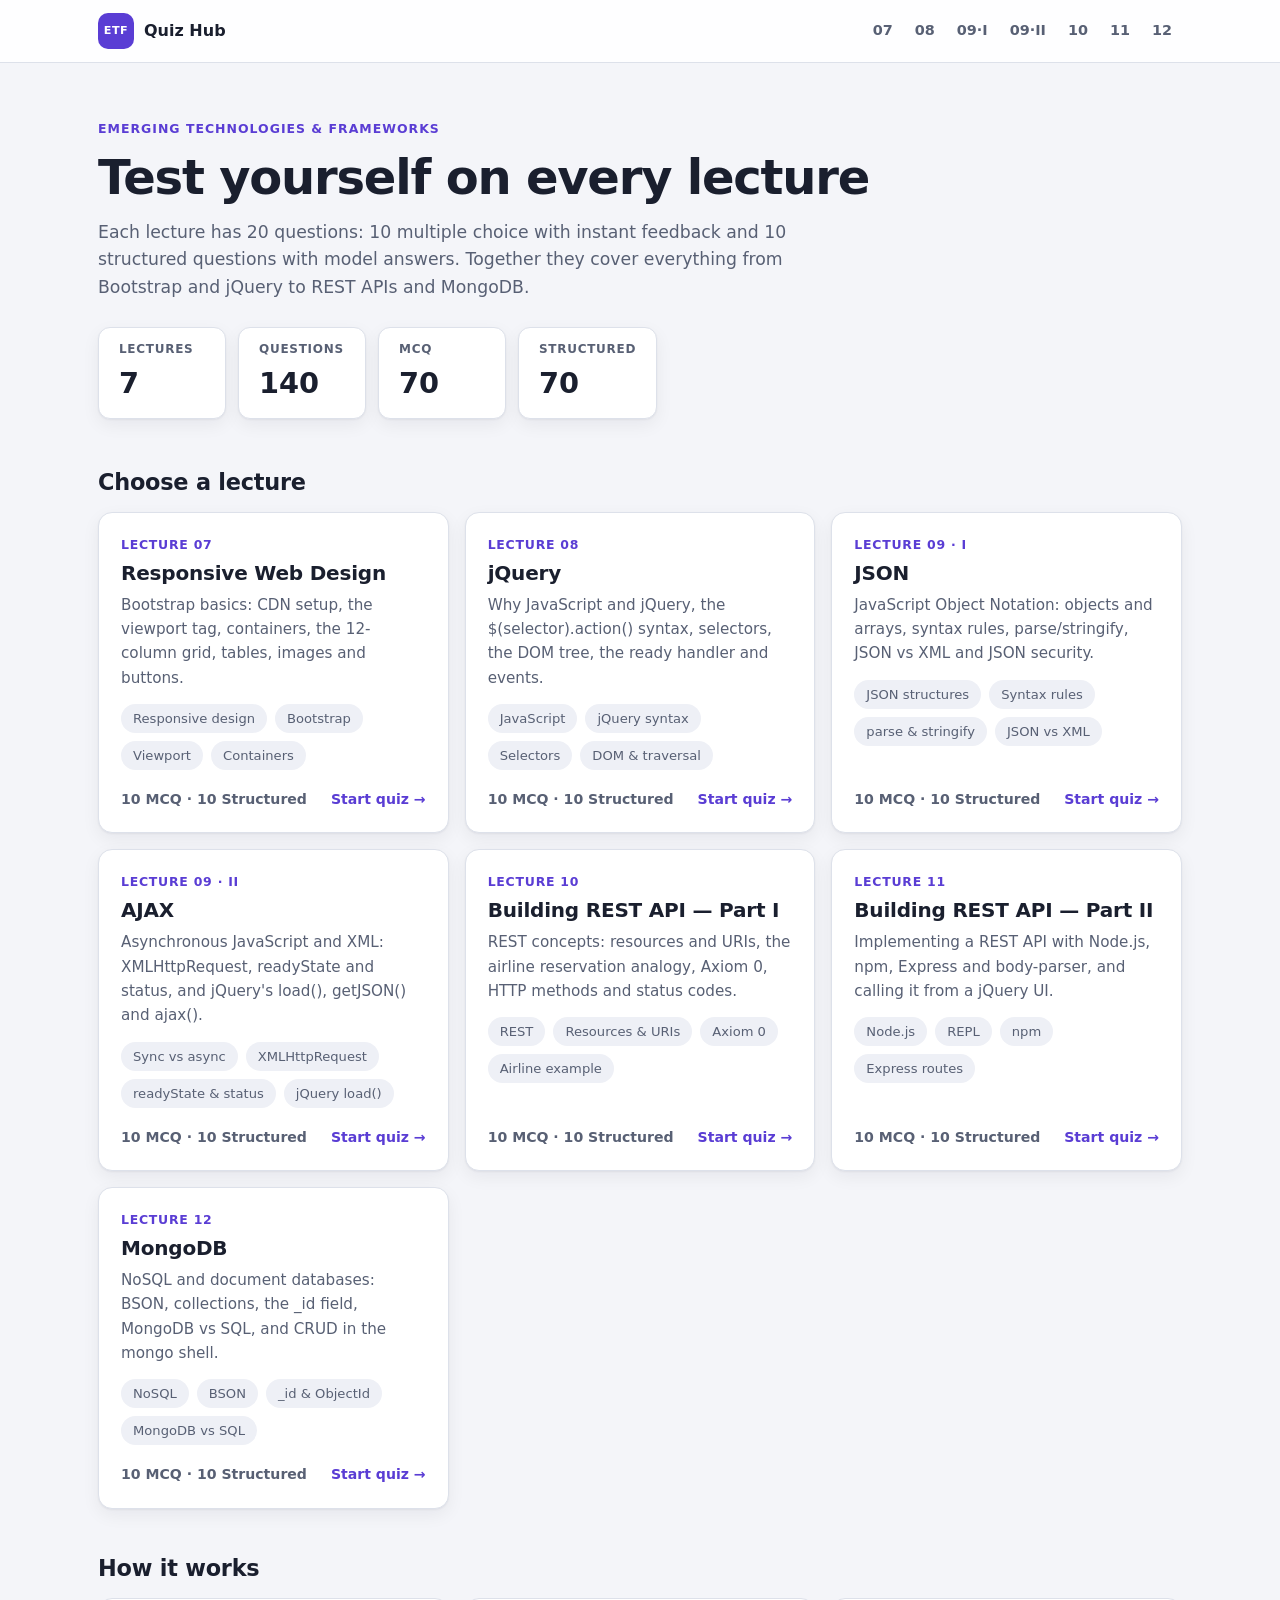
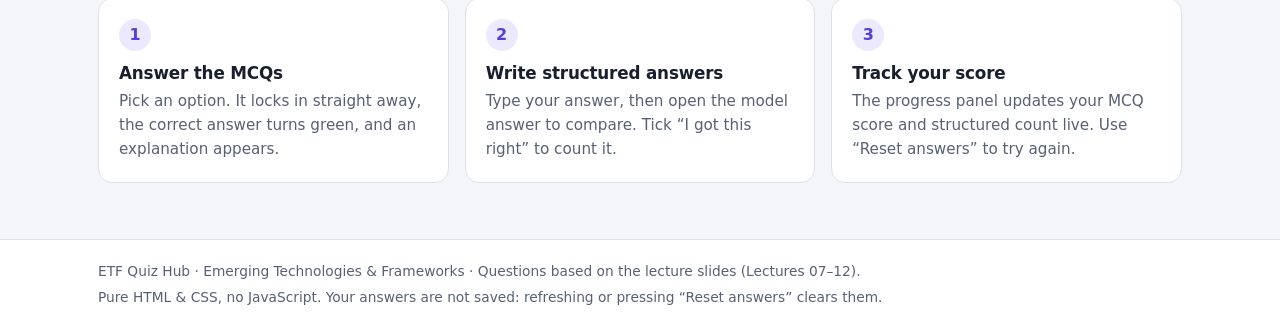
<file: index.html>
<!doctype html>
<html lang="en">
<head>
<meta charset="utf-8">
<meta name="viewport" content="width=device-width, initial-scale=1">
<title>ETF Quiz Hub</title>
<meta name="description" content="Lecture quizzes for Emerging Technologies &amp; Frameworks: 20 questions per lecture.">
<link rel="stylesheet" href="css/style.css">
</head>
<body>
<a class="skip" href="#main">Skip to content</a>
<header class="topbar">
  <div class="wrap topbar-in">
    <a class="brand" href="index.html" aria-current="page"><span class="brand-mark" aria-hidden="true">ETF</span><span class="brand-name">Quiz Hub</span></a>
    <nav class="topnav" aria-label="Lectures">
      <a href="lecture-07.html" title="Lecture 07: Responsive Web Design">07</a><a href="lecture-08.html" title="Lecture 08: jQuery">08</a><a href="lecture-09-1.html" title="Lecture 09 · I: JSON">09·I</a><a href="lecture-09-2.html" title="Lecture 09 · II: AJAX">09·II</a><a href="lecture-10.html" title="Lecture 10: Building REST API — Part I">10</a><a href="lecture-11.html" title="Lecture 11: Building REST API — Part II">11</a><a href="lecture-12.html" title="Lecture 12: MongoDB">12</a>
    </nav>
  </div>
</header>
<main class="wrap" id="main">
  <section class="hero hero-home">
    <p class="eyebrow">Emerging Technologies &amp; Frameworks</p>
    <h1>Test yourself on every lecture</h1>
    <p class="lede">Each lecture has 20 questions: 10 multiple choice with instant feedback and 10 structured questions with model answers. Together they cover everything from Bootstrap and jQuery to REST APIs and MongoDB.</p>
    <dl class="stats">
      <div><dt>Lectures</dt><dd>7</dd></div>
      <div><dt>Questions</dt><dd>140</dd></div>
      <div><dt>MCQ</dt><dd>70</dd></div>
      <div><dt>Structured</dt><dd>70</dd></div>
    </dl>
  </section>

  <section class="lectures" aria-labelledby="lec-h">
    <h2 id="lec-h">Choose a lecture</h2>
    <ol class="cards">
      <li class="card">
        <a href="lecture-07.html">
          <span class="card-no">Lecture 07</span>
          <h3>Responsive Web Design</h3>
          <p>Bootstrap basics: CDN setup, the viewport tag, containers, the 12-column grid, tables, images and buttons.</p>
          <ul class="chips"><li>Responsive design</li><li>Bootstrap</li><li>Viewport</li><li>Containers</li></ul>
          <span class="card-foot"><span>10 MCQ · 10 Structured</span><span class="card-go">Start quiz →</span></span>
        </a>
      </li><li class="card">
        <a href="lecture-08.html">
          <span class="card-no">Lecture 08</span>
          <h3>jQuery</h3>
          <p>Why JavaScript and jQuery, the $(selector).action() syntax, selectors, the DOM tree, the ready handler and events.</p>
          <ul class="chips"><li>JavaScript</li><li>jQuery syntax</li><li>Selectors</li><li>DOM &amp; traversal</li></ul>
          <span class="card-foot"><span>10 MCQ · 10 Structured</span><span class="card-go">Start quiz →</span></span>
        </a>
      </li><li class="card">
        <a href="lecture-09-1.html">
          <span class="card-no">Lecture 09 · I</span>
          <h3>JSON</h3>
          <p>JavaScript Object Notation: objects and arrays, syntax rules, parse/stringify, JSON vs XML and JSON security.</p>
          <ul class="chips"><li>JSON structures</li><li>Syntax rules</li><li>parse &amp; stringify</li><li>JSON vs XML</li></ul>
          <span class="card-foot"><span>10 MCQ · 10 Structured</span><span class="card-go">Start quiz →</span></span>
        </a>
      </li><li class="card">
        <a href="lecture-09-2.html">
          <span class="card-no">Lecture 09 · II</span>
          <h3>AJAX</h3>
          <p>Asynchronous JavaScript and XML: XMLHttpRequest, readyState and status, and jQuery&#x27;s load(), getJSON() and ajax().</p>
          <ul class="chips"><li>Sync vs async</li><li>XMLHttpRequest</li><li>readyState &amp; status</li><li>jQuery load()</li></ul>
          <span class="card-foot"><span>10 MCQ · 10 Structured</span><span class="card-go">Start quiz →</span></span>
        </a>
      </li><li class="card">
        <a href="lecture-10.html">
          <span class="card-no">Lecture 10</span>
          <h3>Building REST API — Part I</h3>
          <p>REST concepts: resources and URIs, the airline reservation analogy, Axiom 0, HTTP methods and status codes.</p>
          <ul class="chips"><li>REST</li><li>Resources &amp; URIs</li><li>Axiom 0</li><li>Airline example</li></ul>
          <span class="card-foot"><span>10 MCQ · 10 Structured</span><span class="card-go">Start quiz →</span></span>
        </a>
      </li><li class="card">
        <a href="lecture-11.html">
          <span class="card-no">Lecture 11</span>
          <h3>Building REST API — Part II</h3>
          <p>Implementing a REST API with Node.js, npm, Express and body-parser, and calling it from a jQuery UI.</p>
          <ul class="chips"><li>Node.js</li><li>REPL</li><li>npm</li><li>Express routes</li></ul>
          <span class="card-foot"><span>10 MCQ · 10 Structured</span><span class="card-go">Start quiz →</span></span>
        </a>
      </li><li class="card">
        <a href="lecture-12.html">
          <span class="card-no">Lecture 12</span>
          <h3>MongoDB</h3>
          <p>NoSQL and document databases: BSON, collections, the _id field, MongoDB vs SQL, and CRUD in the mongo shell.</p>
          <ul class="chips"><li>NoSQL</li><li>BSON</li><li>_id &amp; ObjectId</li><li>MongoDB vs SQL</li></ul>
          <span class="card-foot"><span>10 MCQ · 10 Structured</span><span class="card-go">Start quiz →</span></span>
        </a>
      </li>
    </ol>
  </section>

  <section class="how" aria-labelledby="how-h">
    <h2 id="how-h">How it works</h2>
    <ol class="steps">
      <li><span class="step-no">1</span><h3>Answer the MCQs</h3><p>Pick an option. It locks in straight away, the correct answer turns green, and an explanation appears.</p></li>
      <li><span class="step-no">2</span><h3>Write structured answers</h3><p>Type your answer, then open the model answer to compare. Tick “I got this right” to count it.</p></li>
      <li><span class="step-no">3</span><h3>Track your score</h3><p>The progress panel updates your MCQ score and structured count live. Use “Reset answers” to try again.</p></li>
    </ol>
  </section>
</main>
<footer class="foot">
  <div class="wrap foot-in">
    <p>ETF Quiz Hub · Emerging Technologies &amp; Frameworks · Questions based on the lecture slides (Lectures 07–12).</p>
    <p>Pure HTML &amp; CSS, no JavaScript. Your answers are not saved: refreshing or pressing “Reset answers” clears them.</p>
  </div>
</footer>
</body>
</html>
</file>
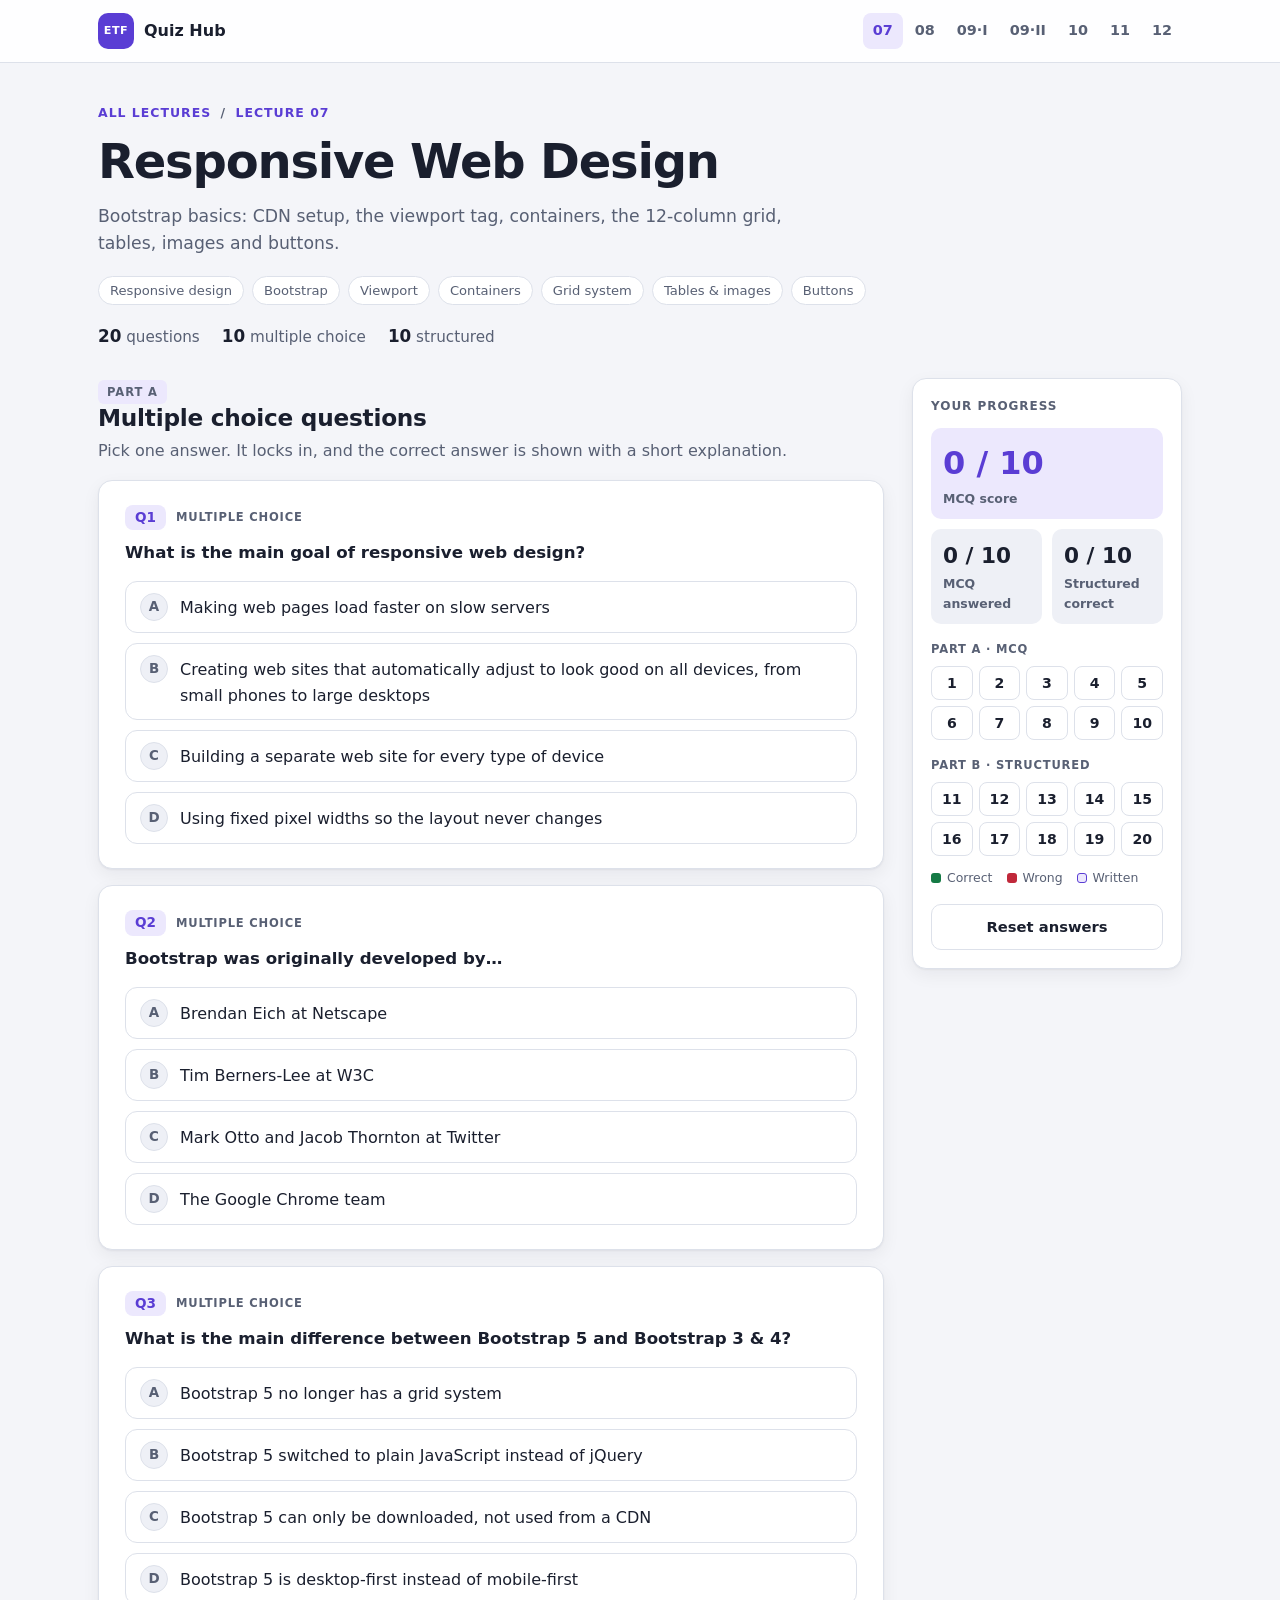
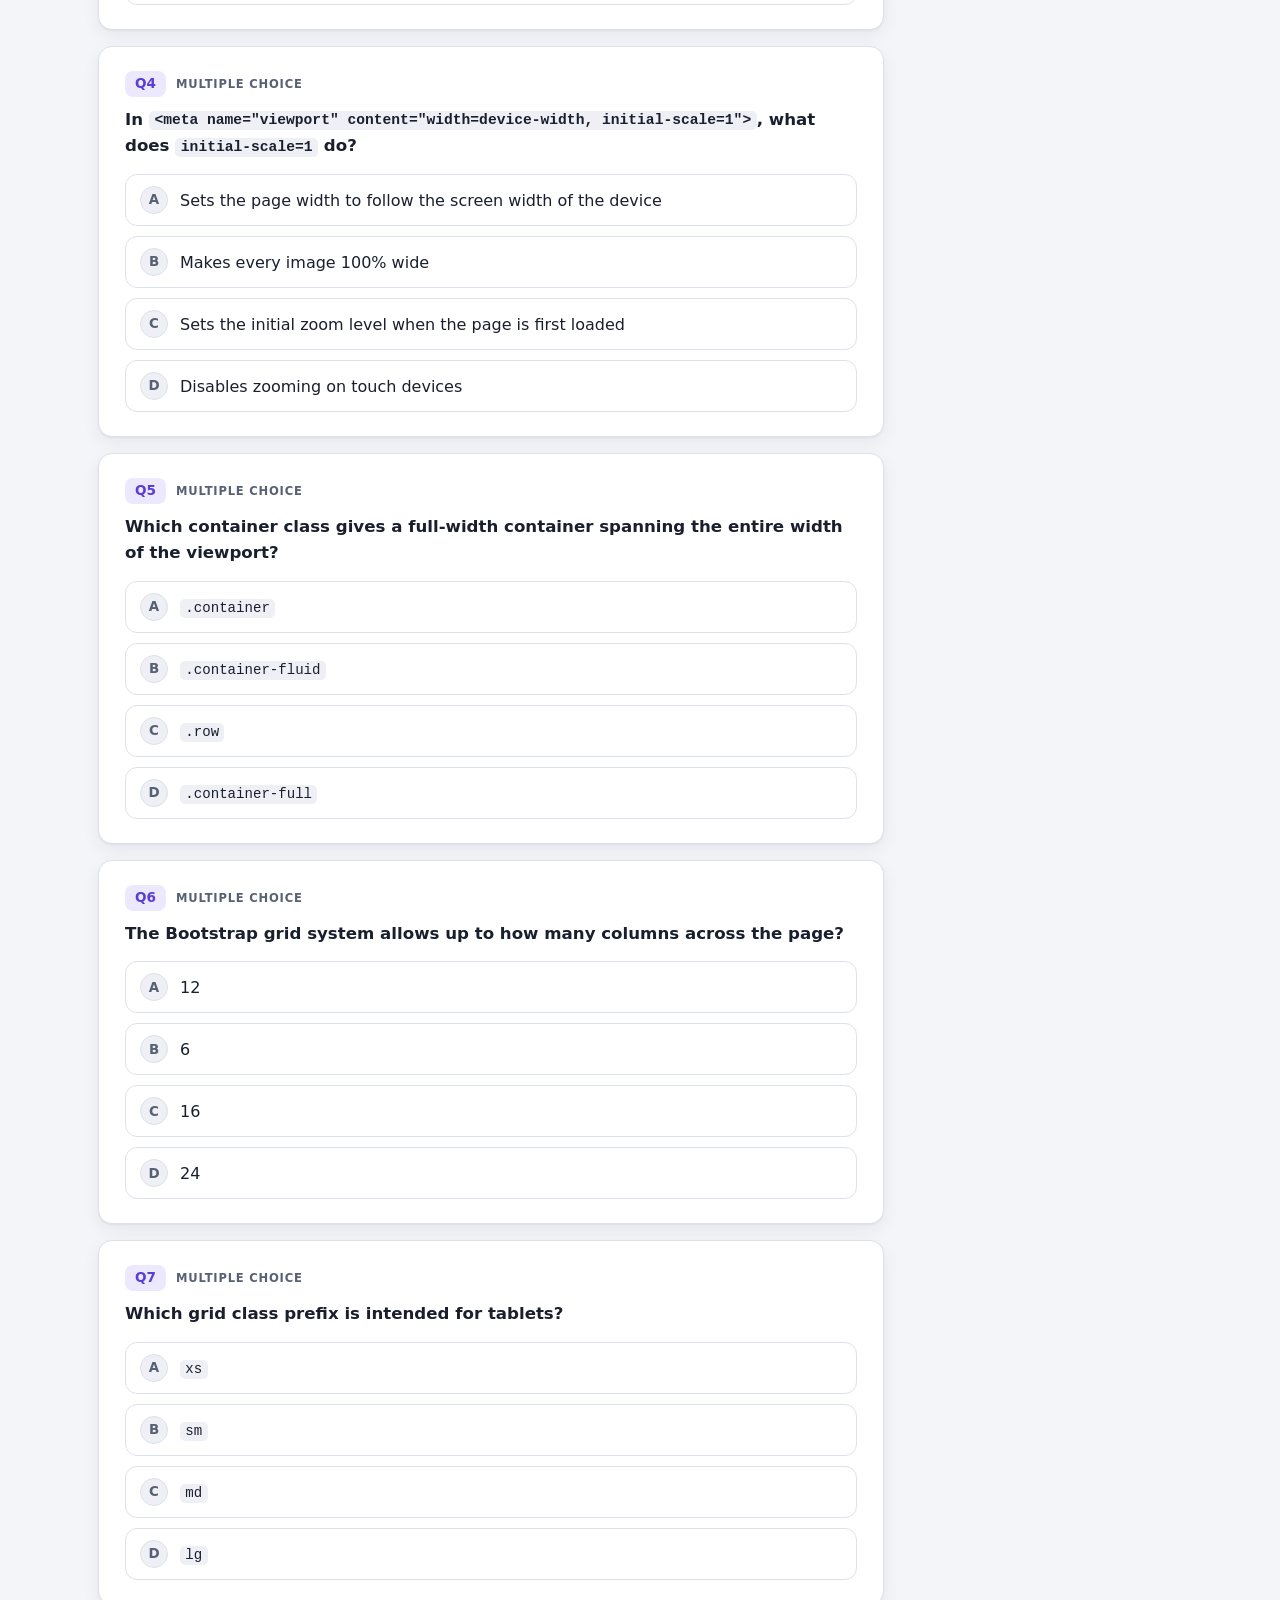
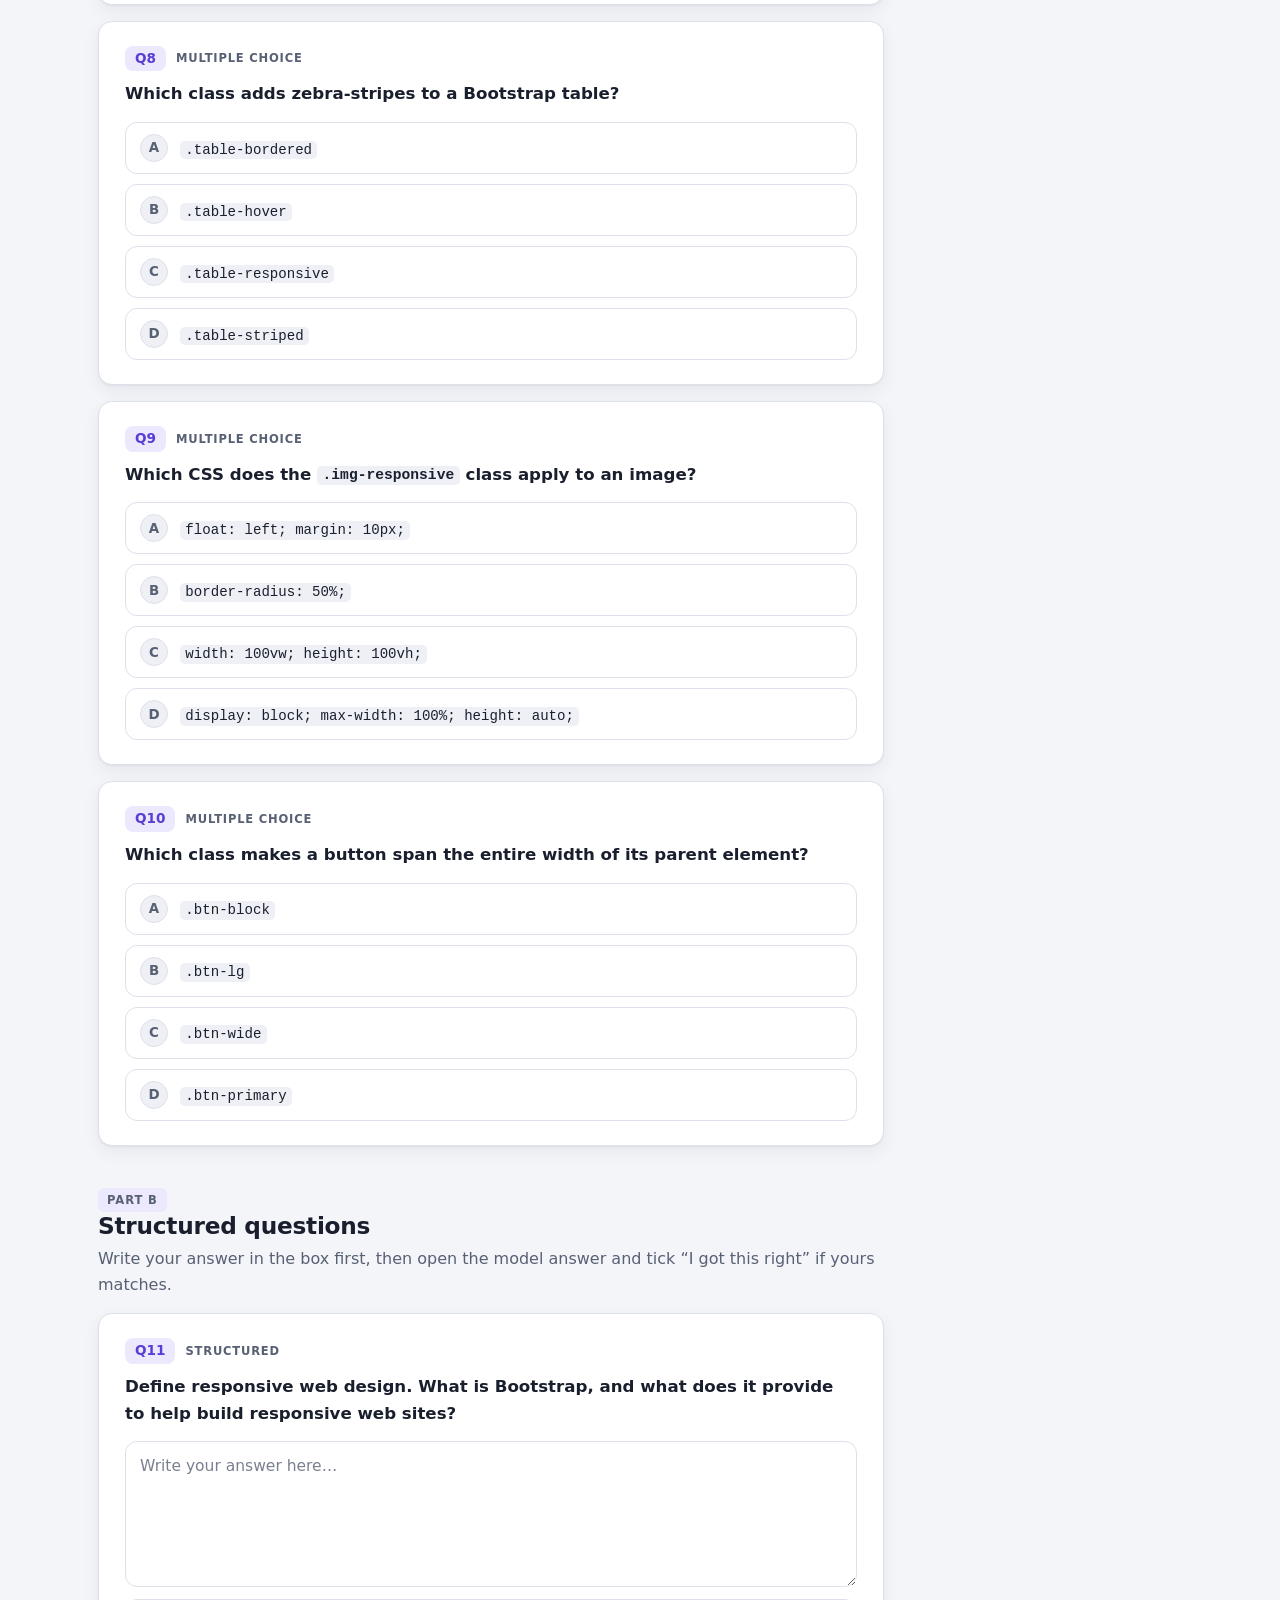
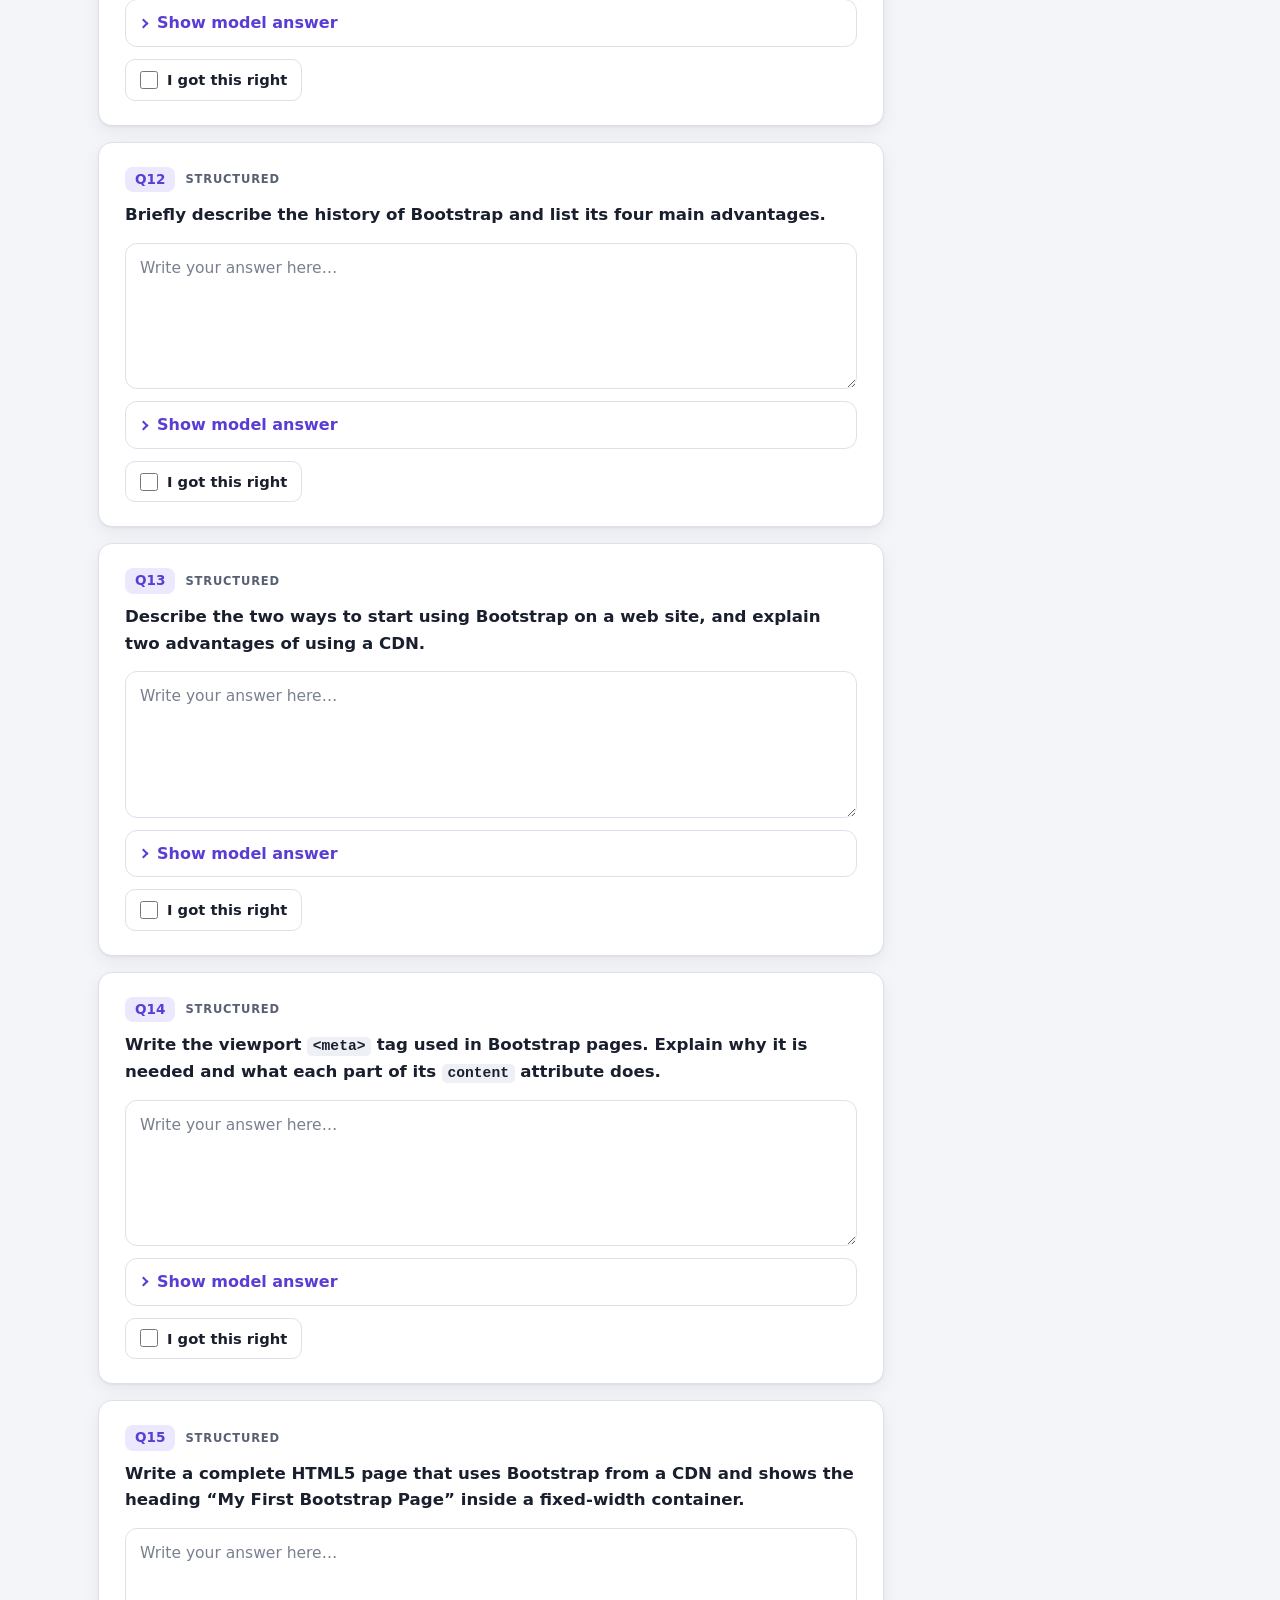
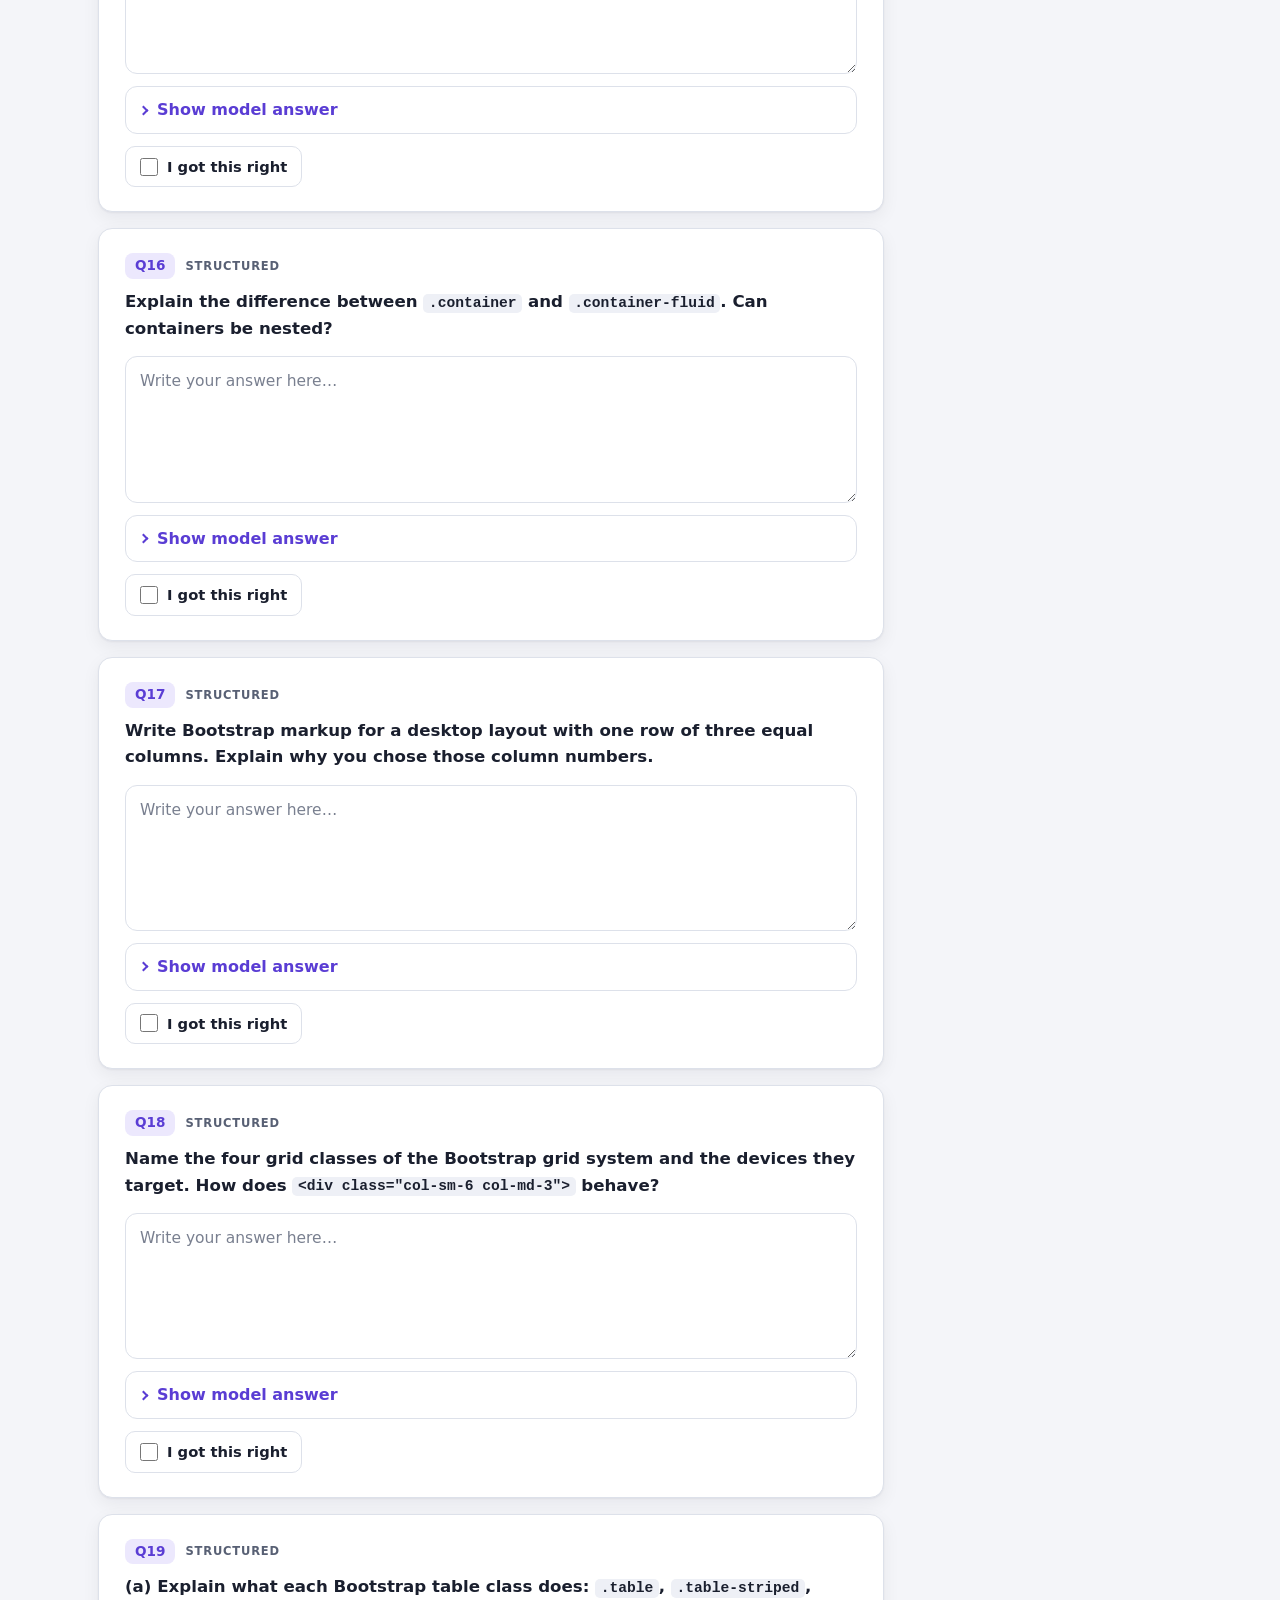
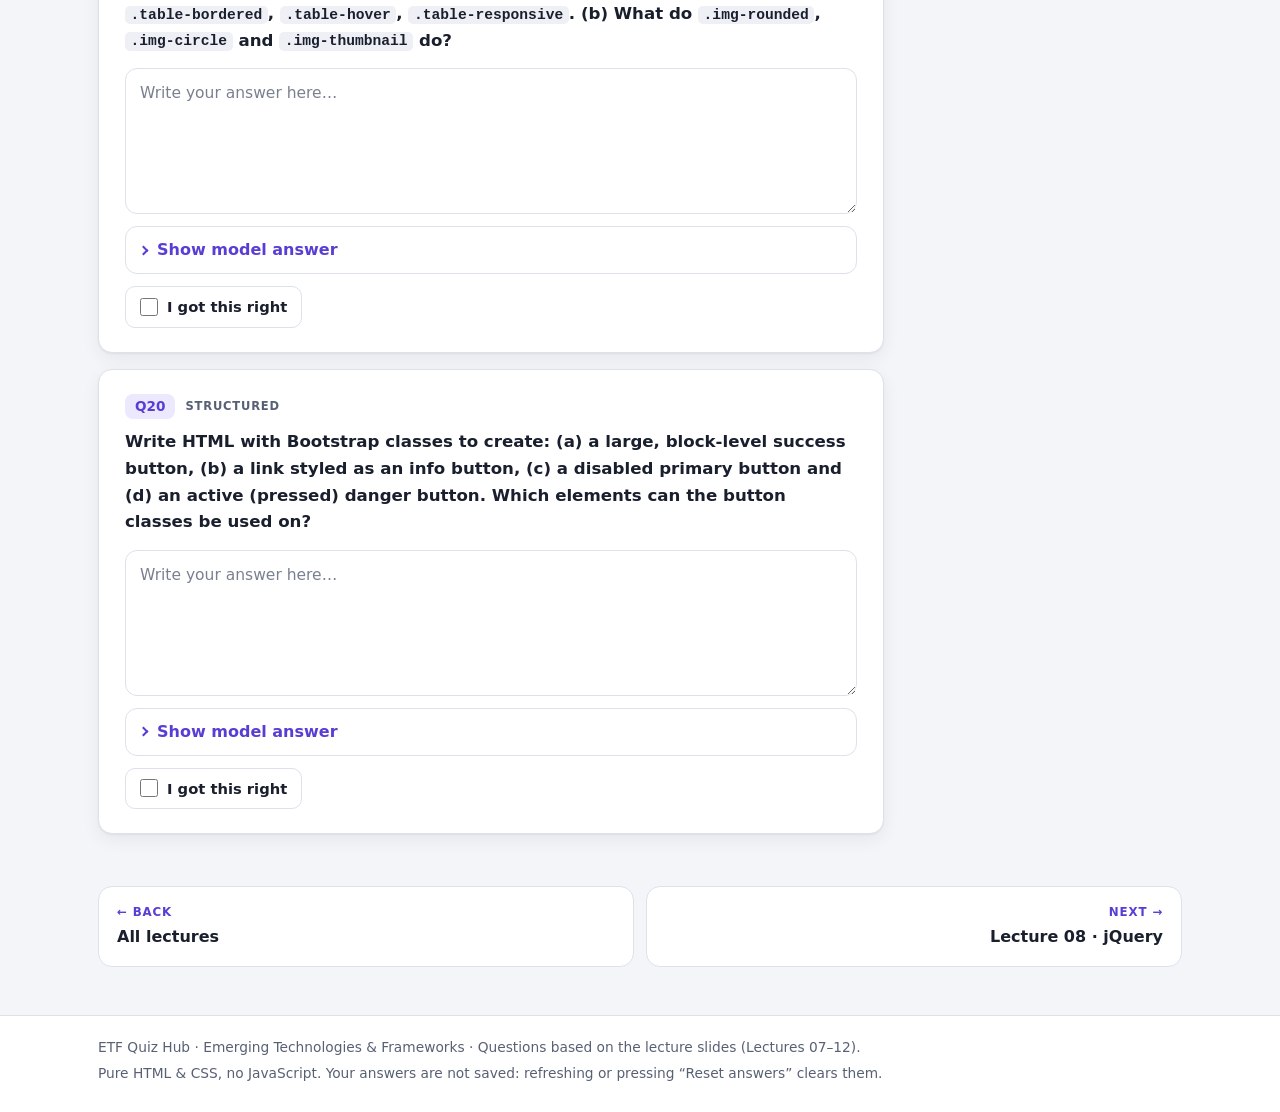
<file: lecture-07.html>
<!doctype html>
<html lang="en">
<head>
<meta charset="utf-8">
<meta name="viewport" content="width=device-width, initial-scale=1">
<title>Lecture 07 · Responsive Web Design | ETF Quiz Hub</title>
<meta name="description" content="Bootstrap basics: CDN setup, the viewport tag, containers, the 12-column grid, tables, images and buttons.">
<link rel="stylesheet" href="css/style.css">
</head>
<body>
<a class="skip" href="#main">Skip to content</a>
<header class="topbar">
  <div class="wrap topbar-in">
    <a class="brand" href="index.html"><span class="brand-mark" aria-hidden="true">ETF</span><span class="brand-name">Quiz Hub</span></a>
    <nav class="topnav" aria-label="Lectures">
      <a href="lecture-07.html" title="Lecture 07: Responsive Web Design" aria-current="page">07</a><a href="lecture-08.html" title="Lecture 08: jQuery">08</a><a href="lecture-09-1.html" title="Lecture 09 · I: JSON">09·I</a><a href="lecture-09-2.html" title="Lecture 09 · II: AJAX">09·II</a><a href="lecture-10.html" title="Lecture 10: Building REST API — Part I">10</a><a href="lecture-11.html" title="Lecture 11: Building REST API — Part II">11</a><a href="lecture-12.html" title="Lecture 12: MongoDB">12</a>
    </nav>
  </div>
</header>
<div class="wrap">
  <section class="hero hero-lecture">
    <p class="eyebrow"><a href="index.html">All lectures</a> <span aria-hidden="true">/</span> Lecture 07</p>
    <h1>Responsive Web Design</h1>
    <p class="lede">Bootstrap basics: CDN setup, the viewport tag, containers, the 12-column grid, tables, images and buttons.</p>
    <ul class="chips" aria-label="Topics covered"><li>Responsive design</li><li>Bootstrap</li><li>Viewport</li><li>Containers</li><li>Grid system</li><li>Tables &amp; images</li><li>Buttons</li></ul>
    <ul class="meta">
      <li><strong>20</strong> questions</li>
      <li><strong>10</strong> multiple choice</li>
      <li><strong>10</strong> structured</li>
    </ul>
  </section>

  <div class="layout" id="main">
    <form class="quiz" id="quiz" method="dialog" autocomplete="off">
      <section class="part" id="part-a" aria-labelledby="part-a-h">
        <div class="part-head">
          <p class="part-tag">Part A</p>
          <h2 id="part-a-h">Multiple choice questions</h2>
          <p>Pick one answer. It locks in, and the correct answer is shown with a short explanation.</p>
        </div>
<article class="q" id="q1">
  <div class="q-head"><span class="q-no">Q1</span><span class="q-type">Multiple choice</span></div>
  <p class="q-text" id="q1-t">What is the main goal of responsive web design?</p>
  
  <div class="opts" role="radiogroup" aria-labelledby="q1-t">
    <label class="opt"><input type="radio" name="q1" value="a"><span class="key" aria-hidden="true">A</span><span class="opt-text">Making web pages load faster on slow servers</span></label><label class="opt"><input type="radio" name="q1" value="b" class="ok"><span class="key" aria-hidden="true">B</span><span class="opt-text">Creating web sites that automatically adjust to look good on all devices, from small phones to large desktops</span></label><label class="opt"><input type="radio" name="q1" value="c"><span class="key" aria-hidden="true">C</span><span class="opt-text">Building a separate web site for every type of device</span></label><label class="opt"><input type="radio" name="q1" value="d"><span class="key" aria-hidden="true">D</span><span class="opt-text">Using fixed pixel widths so the layout never changes</span></label>
  </div>
  <div class="fb">
    <p class="verdict verdict-ok">Correct!</p>
    <p class="verdict verdict-bad">Not quite. The correct answer is B.</p>
    <p class="explain">Responsive design means one site whose layout adapts to the screen size of any device.</p>
  </div>
</article>
<article class="q" id="q2">
  <div class="q-head"><span class="q-no">Q2</span><span class="q-type">Multiple choice</span></div>
  <p class="q-text" id="q2-t">Bootstrap was originally developed by…</p>
  
  <div class="opts" role="radiogroup" aria-labelledby="q2-t">
    <label class="opt"><input type="radio" name="q2" value="a"><span class="key" aria-hidden="true">A</span><span class="opt-text">Brendan Eich at Netscape</span></label><label class="opt"><input type="radio" name="q2" value="b"><span class="key" aria-hidden="true">B</span><span class="opt-text">Tim Berners-Lee at W3C</span></label><label class="opt"><input type="radio" name="q2" value="c" class="ok"><span class="key" aria-hidden="true">C</span><span class="opt-text">Mark Otto and Jacob Thornton at Twitter</span></label><label class="opt"><input type="radio" name="q2" value="d"><span class="key" aria-hidden="true">D</span><span class="opt-text">The Google Chrome team</span></label>
  </div>
  <div class="fb">
    <p class="verdict verdict-ok">Correct!</p>
    <p class="verdict verdict-bad">Not quite. The correct answer is C.</p>
    <p class="explain">Mark Otto and Jacob Thornton built Bootstrap at Twitter. It was released as open source on GitHub in August 2011.</p>
  </div>
</article>
<article class="q" id="q3">
  <div class="q-head"><span class="q-no">Q3</span><span class="q-type">Multiple choice</span></div>
  <p class="q-text" id="q3-t">What is the main difference between Bootstrap 5 and Bootstrap 3 &amp; 4?</p>
  
  <div class="opts" role="radiogroup" aria-labelledby="q3-t">
    <label class="opt"><input type="radio" name="q3" value="a"><span class="key" aria-hidden="true">A</span><span class="opt-text">Bootstrap 5 no longer has a grid system</span></label><label class="opt"><input type="radio" name="q3" value="b" class="ok"><span class="key" aria-hidden="true">B</span><span class="opt-text">Bootstrap 5 switched to plain JavaScript instead of jQuery</span></label><label class="opt"><input type="radio" name="q3" value="c"><span class="key" aria-hidden="true">C</span><span class="opt-text">Bootstrap 5 can only be downloaded, not used from a CDN</span></label><label class="opt"><input type="radio" name="q3" value="d"><span class="key" aria-hidden="true">D</span><span class="opt-text">Bootstrap 5 is desktop-first instead of mobile-first</span></label>
  </div>
  <div class="fb">
    <p class="verdict verdict-ok">Correct!</p>
    <p class="verdict verdict-bad">Not quite. The correct answer is B.</p>
    <p class="explain">Bootstrap 5 adds new components, faster stylesheets and more responsiveness, and it uses JavaScript instead of jQuery.</p>
  </div>
</article>
<article class="q" id="q4">
  <div class="q-head"><span class="q-no">Q4</span><span class="q-type">Multiple choice</span></div>
  <p class="q-text" id="q4-t">In <code>&lt;meta name="viewport" content="width=device-width, initial-scale=1"&gt;</code>, what does <code>initial-scale=1</code> do?</p>
  
  <div class="opts" role="radiogroup" aria-labelledby="q4-t">
    <label class="opt"><input type="radio" name="q4" value="a"><span class="key" aria-hidden="true">A</span><span class="opt-text">Sets the page width to follow the screen width of the device</span></label><label class="opt"><input type="radio" name="q4" value="b"><span class="key" aria-hidden="true">B</span><span class="opt-text">Makes every image 100% wide</span></label><label class="opt"><input type="radio" name="q4" value="c" class="ok"><span class="key" aria-hidden="true">C</span><span class="opt-text">Sets the initial zoom level when the page is first loaded</span></label><label class="opt"><input type="radio" name="q4" value="d"><span class="key" aria-hidden="true">D</span><span class="opt-text">Disables zooming on touch devices</span></label>
  </div>
  <div class="fb">
    <p class="verdict verdict-ok">Correct!</p>
    <p class="verdict verdict-bad">Not quite. The correct answer is C.</p>
    <p class="explain"><code>width=device-width</code> sets the page width to the device's screen width. <code>initial-scale=1</code> sets the initial zoom level.</p>
  </div>
</article>
<article class="q" id="q5">
  <div class="q-head"><span class="q-no">Q5</span><span class="q-type">Multiple choice</span></div>
  <p class="q-text" id="q5-t">Which container class gives a full-width container spanning the entire width of the viewport?</p>
  
  <div class="opts" role="radiogroup" aria-labelledby="q5-t">
    <label class="opt"><input type="radio" name="q5" value="a"><span class="key" aria-hidden="true">A</span><span class="opt-text"><code>.container</code></span></label><label class="opt"><input type="radio" name="q5" value="b" class="ok"><span class="key" aria-hidden="true">B</span><span class="opt-text"><code>.container-fluid</code></span></label><label class="opt"><input type="radio" name="q5" value="c"><span class="key" aria-hidden="true">C</span><span class="opt-text"><code>.row</code></span></label><label class="opt"><input type="radio" name="q5" value="d"><span class="key" aria-hidden="true">D</span><span class="opt-text"><code>.container-full</code></span></label>
  </div>
  <div class="fb">
    <p class="verdict verdict-ok">Correct!</p>
    <p class="verdict verdict-bad">Not quite. The correct answer is B.</p>
    <p class="explain"><code>.container</code> is a responsive fixed-width container. <code>.container-fluid</code> spans the full width of the viewport. Containers are not nestable.</p>
  </div>
</article>
<article class="q" id="q6">
  <div class="q-head"><span class="q-no">Q6</span><span class="q-type">Multiple choice</span></div>
  <p class="q-text" id="q6-t">The Bootstrap grid system allows up to how many columns across the page?</p>
  
  <div class="opts" role="radiogroup" aria-labelledby="q6-t">
    <label class="opt"><input type="radio" name="q6" value="a" class="ok"><span class="key" aria-hidden="true">A</span><span class="opt-text">12</span></label><label class="opt"><input type="radio" name="q6" value="b"><span class="key" aria-hidden="true">B</span><span class="opt-text">6</span></label><label class="opt"><input type="radio" name="q6" value="c"><span class="key" aria-hidden="true">C</span><span class="opt-text">16</span></label><label class="opt"><input type="radio" name="q6" value="d"><span class="key" aria-hidden="true">D</span><span class="opt-text">24</span></label>
  </div>
  <div class="fb">
    <p class="verdict verdict-ok">Correct!</p>
    <p class="verdict verdict-bad">Not quite. The correct answer is A.</p>
    <p class="explain">The grid allows up to 12 columns. In each row, the numbers in the <code>.col-*-*</code> classes should add up to 12.</p>
  </div>
</article>
<article class="q" id="q7">
  <div class="q-head"><span class="q-no">Q7</span><span class="q-type">Multiple choice</span></div>
  <p class="q-text" id="q7-t">Which grid class prefix is intended for tablets?</p>
  
  <div class="opts" role="radiogroup" aria-labelledby="q7-t">
    <label class="opt"><input type="radio" name="q7" value="a"><span class="key" aria-hidden="true">A</span><span class="opt-text"><code>xs</code></span></label><label class="opt"><input type="radio" name="q7" value="b" class="ok"><span class="key" aria-hidden="true">B</span><span class="opt-text"><code>sm</code></span></label><label class="opt"><input type="radio" name="q7" value="c"><span class="key" aria-hidden="true">C</span><span class="opt-text"><code>md</code></span></label><label class="opt"><input type="radio" name="q7" value="d"><span class="key" aria-hidden="true">D</span><span class="opt-text"><code>lg</code></span></label>
  </div>
  <div class="fb">
    <p class="verdict verdict-ok">Correct!</p>
    <p class="verdict verdict-bad">Not quite. The correct answer is B.</p>
    <p class="explain"><code>xs</code> = phones, <code>sm</code> = tablets, <code>md</code> = desktops, <code>lg</code> = larger desktops.</p>
  </div>
</article>
<article class="q" id="q8">
  <div class="q-head"><span class="q-no">Q8</span><span class="q-type">Multiple choice</span></div>
  <p class="q-text" id="q8-t">Which class adds zebra-stripes to a Bootstrap table?</p>
  
  <div class="opts" role="radiogroup" aria-labelledby="q8-t">
    <label class="opt"><input type="radio" name="q8" value="a"><span class="key" aria-hidden="true">A</span><span class="opt-text"><code>.table-bordered</code></span></label><label class="opt"><input type="radio" name="q8" value="b"><span class="key" aria-hidden="true">B</span><span class="opt-text"><code>.table-hover</code></span></label><label class="opt"><input type="radio" name="q8" value="c"><span class="key" aria-hidden="true">C</span><span class="opt-text"><code>.table-responsive</code></span></label><label class="opt"><input type="radio" name="q8" value="d" class="ok"><span class="key" aria-hidden="true">D</span><span class="opt-text"><code>.table-striped</code></span></label>
  </div>
  <div class="fb">
    <p class="verdict verdict-ok">Correct!</p>
    <p class="verdict verdict-bad">Not quite. The correct answer is D.</p>
    <p class="explain"><code>.table-striped</code> adds zebra-stripes. <code>.table-bordered</code> adds borders, <code>.table-hover</code> adds a hover state on rows and <code>.table-responsive</code> makes the table scroll horizontally on small screens.</p>
  </div>
</article>
<article class="q" id="q9">
  <div class="q-head"><span class="q-no">Q9</span><span class="q-type">Multiple choice</span></div>
  <p class="q-text" id="q9-t">Which CSS does the <code>.img-responsive</code> class apply to an image?</p>
  
  <div class="opts" role="radiogroup" aria-labelledby="q9-t">
    <label class="opt"><input type="radio" name="q9" value="a"><span class="key" aria-hidden="true">A</span><span class="opt-text"><code>float: left; margin: 10px;</code></span></label><label class="opt"><input type="radio" name="q9" value="b"><span class="key" aria-hidden="true">B</span><span class="opt-text"><code>border-radius: 50%;</code></span></label><label class="opt"><input type="radio" name="q9" value="c"><span class="key" aria-hidden="true">C</span><span class="opt-text"><code>width: 100vw; height: 100vh;</code></span></label><label class="opt"><input type="radio" name="q9" value="d" class="ok"><span class="key" aria-hidden="true">D</span><span class="opt-text"><code>display: block; max-width: 100%; height: auto;</code></span></label>
  </div>
  <div class="fb">
    <p class="verdict verdict-ok">Correct!</p>
    <p class="verdict verdict-bad">Not quite. The correct answer is D.</p>
    <p class="explain">With these rules the image scales to fit its parent element and never grows wider than it.</p>
  </div>
</article>
<article class="q" id="q10">
  <div class="q-head"><span class="q-no">Q10</span><span class="q-type">Multiple choice</span></div>
  <p class="q-text" id="q10-t">Which class makes a button span the entire width of its parent element?</p>
  
  <div class="opts" role="radiogroup" aria-labelledby="q10-t">
    <label class="opt"><input type="radio" name="q10" value="a" class="ok"><span class="key" aria-hidden="true">A</span><span class="opt-text"><code>.btn-block</code></span></label><label class="opt"><input type="radio" name="q10" value="b"><span class="key" aria-hidden="true">B</span><span class="opt-text"><code>.btn-lg</code></span></label><label class="opt"><input type="radio" name="q10" value="c"><span class="key" aria-hidden="true">C</span><span class="opt-text"><code>.btn-wide</code></span></label><label class="opt"><input type="radio" name="q10" value="d"><span class="key" aria-hidden="true">D</span><span class="opt-text"><code>.btn-primary</code></span></label>
  </div>
  <div class="fb">
    <p class="verdict verdict-ok">Correct!</p>
    <p class="verdict verdict-bad">Not quite. The correct answer is A.</p>
    <p class="explain"><code>.btn-block</code> creates a block-level button. <code>.btn-lg</code> only changes the size.</p>
  </div>
</article>
      </section>

      <section class="part" id="part-b" aria-labelledby="part-b-h">
        <div class="part-head">
          <p class="part-tag">Part B</p>
          <h2 id="part-b-h">Structured questions</h2>
          <p>Write your answer in the box first, then open the model answer and tick “I got this right” if yours matches.</p>
        </div>
<article class="q q-s" id="q11">
  <div class="q-head"><span class="q-no">Q11</span><span class="q-type">Structured</span></div>
  <p class="q-text" id="q11-t">Define responsive web design. What is Bootstrap, and what does it provide to help build responsive web sites?</p>
  
  <textarea name="a11" rows="5" placeholder="Write your answer here…" aria-labelledby="q11-t"></textarea>
  <details class="model">
    <summary><span class="when-closed">Show model answer</span><span class="when-open">Hide model answer</span></summary>
    <div class="model-body"><p><strong>Responsive web design</strong> means creating web sites that automatically adjust themselves to look good on all devices, from small phones to large desktops.</p><p><strong>Bootstrap</strong> is a free, open-source front-end framework (HTML, CSS and JavaScript) for faster and easier, mobile-first web development. It provides:</p><ul><li>HTML- and CSS-based design templates for typography, forms, buttons, tables, navigation, modals, image carousels and more</li><li>Optional JavaScript plugins</li><li>A responsive 12-column grid system, so layouts re-arrange automatically for different screen sizes</li></ul></div>
  </details>
  <label class="self"><input type="checkbox" name="s11"><span>I got this right</span></label>
</article>
<article class="q q-s" id="q12">
  <div class="q-head"><span class="q-no">Q12</span><span class="q-type">Structured</span></div>
  <p class="q-text" id="q12-t">Briefly describe the history of Bootstrap and list its four main advantages.</p>
  
  <textarea name="a12" rows="5" placeholder="Write your answer here…" aria-labelledby="q12-t"></textarea>
  <details class="model">
    <summary><span class="when-closed">Show model answer</span><span class="when-open">Hide model answer</span></summary>
    <div class="model-body"><p>Bootstrap was developed by <strong>Mark Otto and Jacob Thornton at Twitter</strong> and released as an open-source product on GitHub in <strong>August 2011</strong>. Bootstrap 5 is the newest version. It adds new components, faster stylesheets and more responsiveness, and it uses JavaScript instead of jQuery.</p><p>Main advantages:</p><ul><li>Easy to use</li><li>Responsive features</li><li>Mobile-first approach</li><li>Browser compatibility</li></ul></div>
  </details>
  <label class="self"><input type="checkbox" name="s12"><span>I got this right</span></label>
</article>
<article class="q q-s" id="q13">
  <div class="q-head"><span class="q-no">Q13</span><span class="q-type">Structured</span></div>
  <p class="q-text" id="q13-t">Describe the two ways to start using Bootstrap on a web site, and explain two advantages of using a CDN.</p>
  
  <textarea name="a13" rows="5" placeholder="Write your answer here…" aria-labelledby="q13-t"></textarea>
  <details class="model">
    <summary><span class="when-closed">Show model answer</span><span class="when-open">Hide model answer</span></summary>
    <div class="model-body"><ul><li><strong>Download</strong> Bootstrap from getbootstrap.com and host it yourself.</li><li><strong>Include it from a CDN</strong> (Content Delivery Network) such as MaxCDN by linking its CSS and JavaScript files. Older versions also need jQuery.</li></ul><p>Advantages of a CDN:</p><ul><li>Many users have already downloaded Bootstrap from the CDN on other sites, so the browser loads it from <strong>cache</strong>, which makes loading faster.</li><li>The CDN serves the file from the <strong>server closest to the user</strong>, which also makes loading faster.</li></ul></div>
  </details>
  <label class="self"><input type="checkbox" name="s13"><span>I got this right</span></label>
</article>
<article class="q q-s" id="q14">
  <div class="q-head"><span class="q-no">Q14</span><span class="q-type">Structured</span></div>
  <p class="q-text" id="q14-t">Write the viewport <code>&lt;meta&gt;</code> tag used in Bootstrap pages. Explain why it is needed and what each part of its <code>content</code> attribute does.</p>
  
  <textarea name="a14" rows="5" placeholder="Write your answer here…" aria-labelledby="q14-t"></textarea>
  <details class="model">
    <summary><span class="when-closed">Show model answer</span><span class="when-open">Hide model answer</span></summary>
    <div class="model-body"><pre class="code"><code>&lt;meta name="viewport" content="width=device-width, initial-scale=1"&gt;</code></pre><ul><li>Bootstrap is <strong>mobile-first</strong>. Put this tag inside <code>&lt;head&gt;</code> to ensure proper rendering and touch zooming on mobile devices.</li><li><code>width=device-width</code> sets the width of the page to follow the screen width of the device.</li><li><code>initial-scale=1</code> sets the initial zoom level when the page is first loaded by the browser.</li></ul></div>
  </details>
  <label class="self"><input type="checkbox" name="s14"><span>I got this right</span></label>
</article>
<article class="q q-s" id="q15">
  <div class="q-head"><span class="q-no">Q15</span><span class="q-type">Structured</span></div>
  <p class="q-text" id="q15-t">Write a complete HTML5 page that uses Bootstrap from a CDN and shows the heading “My First Bootstrap Page” inside a fixed-width container.</p>
  
  <textarea name="a15" rows="5" placeholder="Write your answer here…" aria-labelledby="q15-t"></textarea>
  <details class="model">
    <summary><span class="when-closed">Show model answer</span><span class="when-open">Hide model answer</span></summary>
    <div class="model-body"><pre class="code"><code>&lt;!DOCTYPE html&gt;
&lt;html lang="en"&gt;
&lt;head&gt;
  &lt;title&gt;Bootstrap Example&lt;/title&gt;
  &lt;meta charset="utf-8"&gt;
  &lt;meta name="viewport" content="width=device-width, initial-scale=1"&gt;
  &lt;link rel="stylesheet" href="https://maxcdn.bootstrapcdn.com/bootstrap/3.4.1/css/bootstrap.min.css"&gt;
  &lt;script src="https://ajax.googleapis.com/ajax/libs/jquery/3.6.1/jquery.min.js"&gt;&lt;/script&gt;
  &lt;script src="https://maxcdn.bootstrapcdn.com/bootstrap/3.4.1/js/bootstrap.min.js"&gt;&lt;/script&gt;
&lt;/head&gt;
&lt;body&gt;
  &lt;div class="container"&gt;
    &lt;h1&gt;My First Bootstrap Page&lt;/h1&gt;
    &lt;p&gt;.container is a fixed width container&lt;/p&gt;
  &lt;/div&gt;
&lt;/body&gt;
&lt;/html&gt;</code></pre><p>Key points: the HTML5 doctype with <code>lang</code> and <code>charset</code>, the viewport meta tag, the Bootstrap CSS (plus jQuery and Bootstrap JS for v3), and the content wrapped in <code>.container</code>.</p></div>
  </details>
  <label class="self"><input type="checkbox" name="s15"><span>I got this right</span></label>
</article>
<article class="q q-s" id="q16">
  <div class="q-head"><span class="q-no">Q16</span><span class="q-type">Structured</span></div>
  <p class="q-text" id="q16-t">Explain the difference between <code>.container</code> and <code>.container-fluid</code>. Can containers be nested?</p>
  
  <textarea name="a16" rows="5" placeholder="Write your answer here…" aria-labelledby="q16-t"></textarea>
  <details class="model">
    <summary><span class="when-closed">Show model answer</span><span class="when-open">Hide model answer</span></summary>
    <div class="model-body"><ul><li>Bootstrap requires a containing element to wrap the site contents.</li><li><code>.container</code> is a responsive <strong>fixed-width</strong> container. Its width changes at each breakpoint.</li><li><code>.container-fluid</code> is a <strong>full-width</strong> container that spans the entire width of the viewport.</li><li>Containers are <strong>not nestable</strong>, so do not put one container inside another.</li></ul></div>
  </details>
  <label class="self"><input type="checkbox" name="s16"><span>I got this right</span></label>
</article>
<article class="q q-s" id="q17">
  <div class="q-head"><span class="q-no">Q17</span><span class="q-type">Structured</span></div>
  <p class="q-text" id="q17-t">Write Bootstrap markup for a desktop layout with one row of three equal columns. Explain why you chose those column numbers.</p>
  
  <textarea name="a17" rows="5" placeholder="Write your answer here…" aria-labelledby="q17-t"></textarea>
  <details class="model">
    <summary><span class="when-closed">Show model answer</span><span class="when-open">Hide model answer</span></summary>
    <div class="model-body"><pre class="code"><code>&lt;div class="container"&gt;
  &lt;div class="row"&gt;
    &lt;div class="col-md-4"&gt;Column 1&lt;/div&gt;
    &lt;div class="col-md-4"&gt;Column 2&lt;/div&gt;
    &lt;div class="col-md-4"&gt;Column 3&lt;/div&gt;
  &lt;/div&gt;
&lt;/div&gt;</code></pre><p>First create a row (<code>&lt;div class="row"&gt;</code>), then add columns with <code>.col-*-*</code> classes. The grid has 12 columns and the numbers in each row should add up to 12, so three equal columns are 4 + 4 + 4. <code>md</code> targets desktops. On smaller screens the columns stack automatically.</p></div>
  </details>
  <label class="self"><input type="checkbox" name="s17"><span>I got this right</span></label>
</article>
<article class="q q-s" id="q18">
  <div class="q-head"><span class="q-no">Q18</span><span class="q-type">Structured</span></div>
  <p class="q-text" id="q18-t">Name the four grid classes of the Bootstrap grid system and the devices they target. How does <code>&lt;div class="col-sm-6 col-md-3"&gt;</code> behave?</p>
  
  <textarea name="a18" rows="5" placeholder="Write your answer here…" aria-labelledby="q18-t"></textarea>
  <details class="model">
    <summary><span class="when-closed">Show model answer</span><span class="when-open">Hide model answer</span></summary>
    <div class="model-body"><div class="tbl-wrap"><table class="tbl"><thead><tr><th scope="col">Class</th><th scope="col">Intended for</th></tr></thead><tbody><tr><td><code>xs</code></td><td>Phones</td></tr><tr><td><code>sm</code></td><td>Tablets</td></tr><tr><td><code>md</code></td><td>Desktops</td></tr><tr><td><code>lg</code></td><td>Larger desktops</td></tr></tbody></table></div><p>You can combine the classes for more flexible layouts. <code>col-sm-6 col-md-3</code> takes 6/12 (half the row) on tablets and 3/12 (a quarter) on desktops and larger. On phones (xs) it stacks to full width.</p></div>
  </details>
  <label class="self"><input type="checkbox" name="s18"><span>I got this right</span></label>
</article>
<article class="q q-s" id="q19">
  <div class="q-head"><span class="q-no">Q19</span><span class="q-type">Structured</span></div>
  <p class="q-text" id="q19-t">(a) Explain what each Bootstrap table class does: <code>.table</code>, <code>.table-striped</code>, <code>.table-bordered</code>, <code>.table-hover</code>, <code>.table-responsive</code>. (b) What do <code>.img-rounded</code>, <code>.img-circle</code> and <code>.img-thumbnail</code> do?</p>
  
  <textarea name="a19" rows="5" placeholder="Write your answer here…" aria-labelledby="q19-t"></textarea>
  <details class="model">
    <summary><span class="when-closed">Show model answer</span><span class="when-open">Hide model answer</span></summary>
    <div class="model-body"><div class="tbl-wrap"><table class="tbl"><thead><tr><th scope="col">Class</th><th scope="col">Effect</th></tr></thead><tbody><tr><td><code>.table</code></td><td>Basic styling: light padding and only horizontal dividers</td></tr><tr><td><code>.table-striped</code></td><td>Adds zebra-stripes to the rows</td></tr><tr><td><code>.table-bordered</code></td><td>Adds borders on all sides of the table and cells</td></tr><tr><td><code>.table-hover</code></td><td>Adds a hover state on table rows</td></tr><tr><td><code>.table-responsive</code></td><td>Scrolls horizontally on small devices (under 768px). Above 768px it looks the same.</td></tr></tbody></table></div><ul><li><code>.img-rounded</code>: adds rounded corners to an image</li><li><code>.img-circle</code>: shapes the image into a circle</li><li><code>.img-thumbnail</code>: shapes the image into a thumbnail (bordered box)</li></ul></div>
  </details>
  <label class="self"><input type="checkbox" name="s19"><span>I got this right</span></label>
</article>
<article class="q q-s" id="q20">
  <div class="q-head"><span class="q-no">Q20</span><span class="q-type">Structured</span></div>
  <p class="q-text" id="q20-t">Write HTML with Bootstrap classes to create: (a) a large, block-level success button, (b) a link styled as an info button, (c) a disabled primary button and (d) an active (pressed) danger button. Which elements can the button classes be used on?</p>
  
  <textarea name="a20" rows="5" placeholder="Write your answer here…" aria-labelledby="q20-t"></textarea>
  <details class="model">
    <summary><span class="when-closed">Show model answer</span><span class="when-open">Hide model answer</span></summary>
    <div class="model-body"><pre class="code"><code>&lt;button type="button" class="btn btn-success btn-lg btn-block"&gt;Save&lt;/button&gt;
&lt;a href="#" class="btn btn-info" role="button"&gt;Link Button&lt;/a&gt;
&lt;button type="button" class="btn btn-primary disabled"&gt;Disabled Primary&lt;/button&gt;
&lt;button type="button" class="btn btn-danger active"&gt;Active Danger&lt;/button&gt;</code></pre><ul><li>You can use the button classes on <code>&lt;a&gt;</code>, <code>&lt;button&gt;</code> and <code>&lt;input&gt;</code> elements.</li><li>Styles: <code>.btn-default</code>, <code>.btn-primary</code>, <code>.btn-success</code>, <code>.btn-info</code>, <code>.btn-warning</code>, <code>.btn-danger</code>, <code>.btn-link</code></li><li>Sizes: <code>.btn-lg</code>, <code>.btn-md</code>, <code>.btn-sm</code>, <code>.btn-xs</code></li><li><code>.active</code> makes a button look pressed. <code>.disabled</code> makes it unclickable.</li></ul></div>
  </details>
  <label class="self"><input type="checkbox" name="s20"><span>I got this right</span></label>
</article>
      </section>
    </form>

    <aside class="panel" aria-label="Your progress">
      <div class="panel-card">
        <p class="panel-title">Your progress</p>
        <div class="stats-row">
          <div class="stat stat-main"><span class="stat-val v-score"></span><span class="stat-lbl">MCQ score</span></div>
          <div class="stat"><span class="stat-val v-ans"></span><span class="stat-lbl">MCQ answered</span></div>
          <div class="stat"><span class="stat-val v-self"></span><span class="stat-lbl">Structured correct</span></div>
        </div>
        <nav class="qnav" aria-label="Jump to question">
          <p class="qnav-lbl">Part A · MCQ</p>
          <div class="qnav-grid"><a href="#q1">1</a><a href="#q2">2</a><a href="#q3">3</a><a href="#q4">4</a><a href="#q5">5</a><a href="#q6">6</a><a href="#q7">7</a><a href="#q8">8</a><a href="#q9">9</a><a href="#q10">10</a></div>
          <p class="qnav-lbl">Part B · Structured</p>
          <div class="qnav-grid"><a href="#q11">11</a><a href="#q12">12</a><a href="#q13">13</a><a href="#q14">14</a><a href="#q15">15</a><a href="#q16">16</a><a href="#q17">17</a><a href="#q18">18</a><a href="#q19">19</a><a href="#q20">20</a></div>
          <ul class="legend">
            <li><span class="dot dot-ok"></span>Correct</li>
            <li><span class="dot dot-bad"></span>Wrong</li>
            <li><span class="dot dot-wip"></span>Written</li>
          </ul>
        </nav>
        <button type="reset" form="quiz" class="btn-reset">Reset answers</button>
      </div>
    </aside>
  </div>

  <nav class="pager" aria-label="Other lectures"><a class="prev" href="index.html"><span class="dir">← Back</span>All lectures</a><a class="next" href="lecture-08.html"><span class="dir">Next →</span>Lecture 08 · jQuery</a></nav>
</div>
<footer class="foot">
  <div class="wrap foot-in">
    <p>ETF Quiz Hub · Emerging Technologies &amp; Frameworks · Questions based on the lecture slides (Lectures 07–12).</p>
    <p>Pure HTML &amp; CSS, no JavaScript. Your answers are not saved: refreshing or pressing “Reset answers” clears them.</p>
  </div>
</footer>
</body>
</html>
</file>
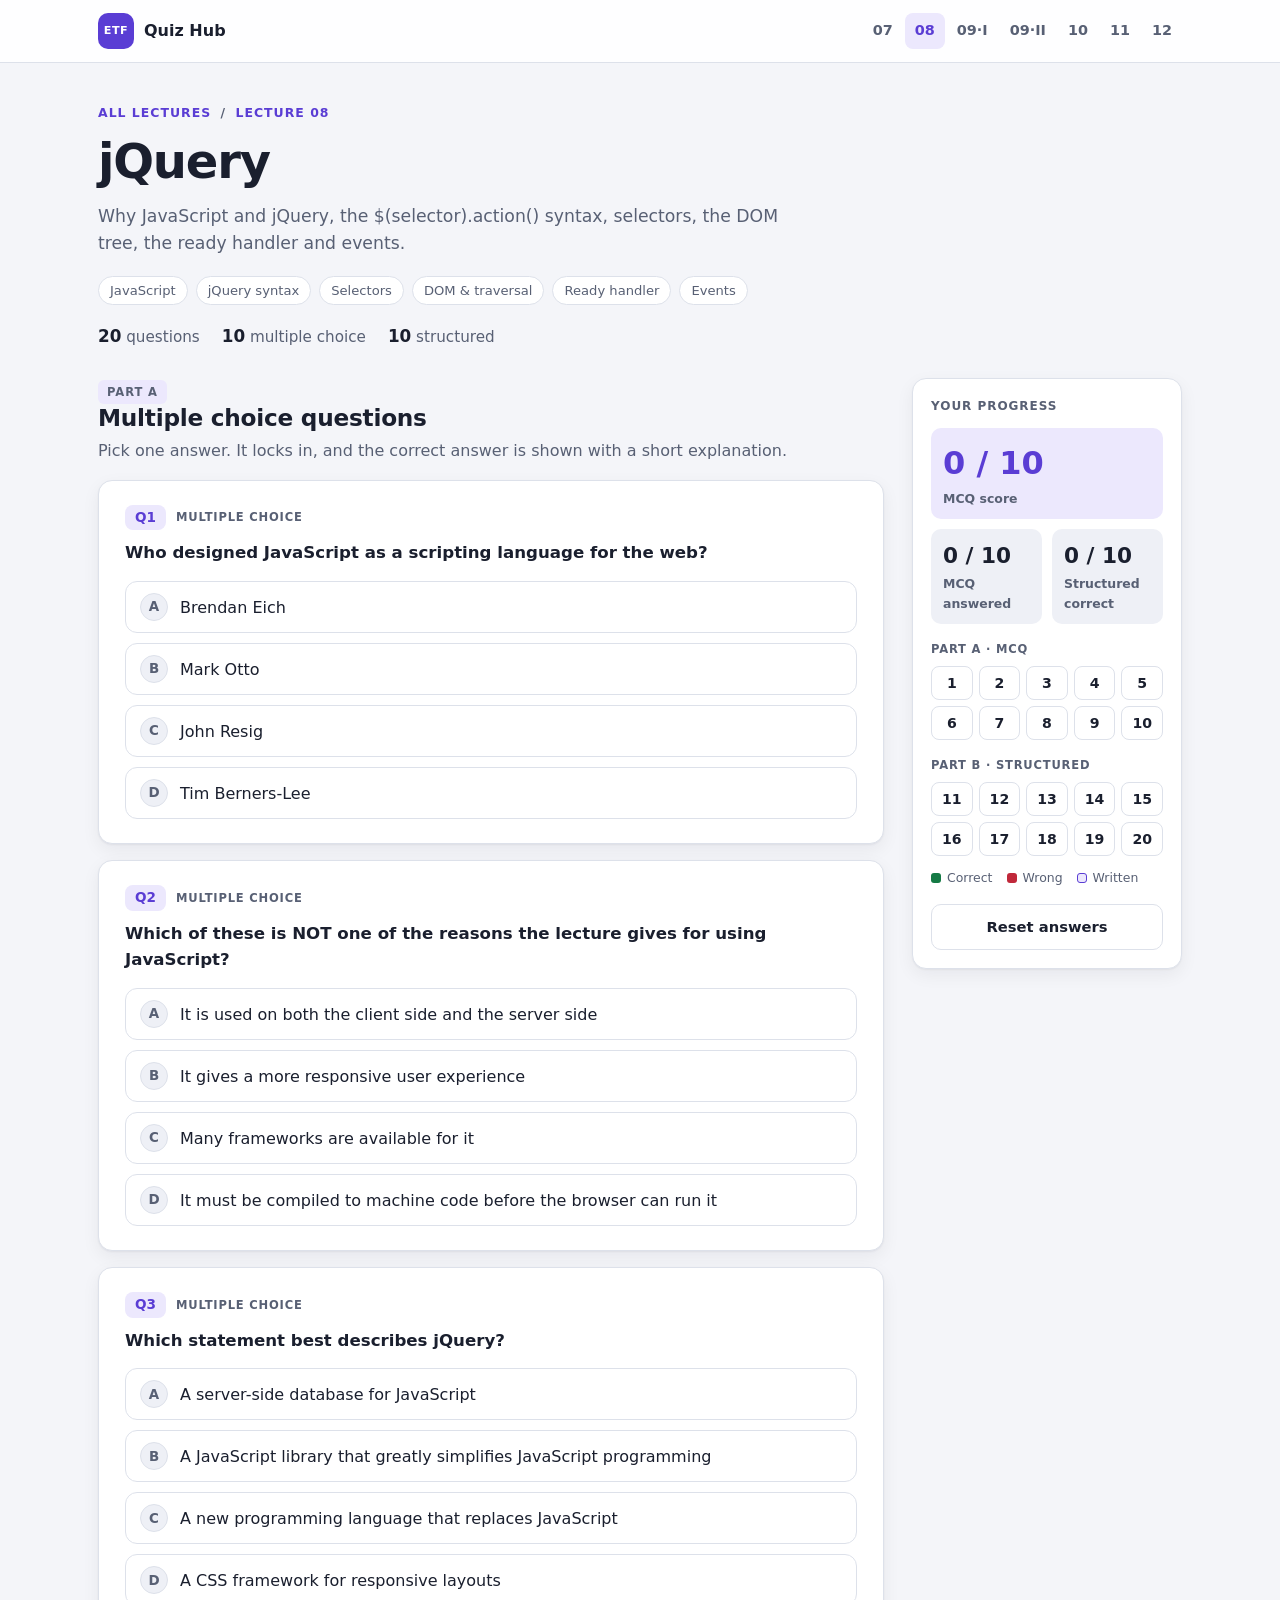
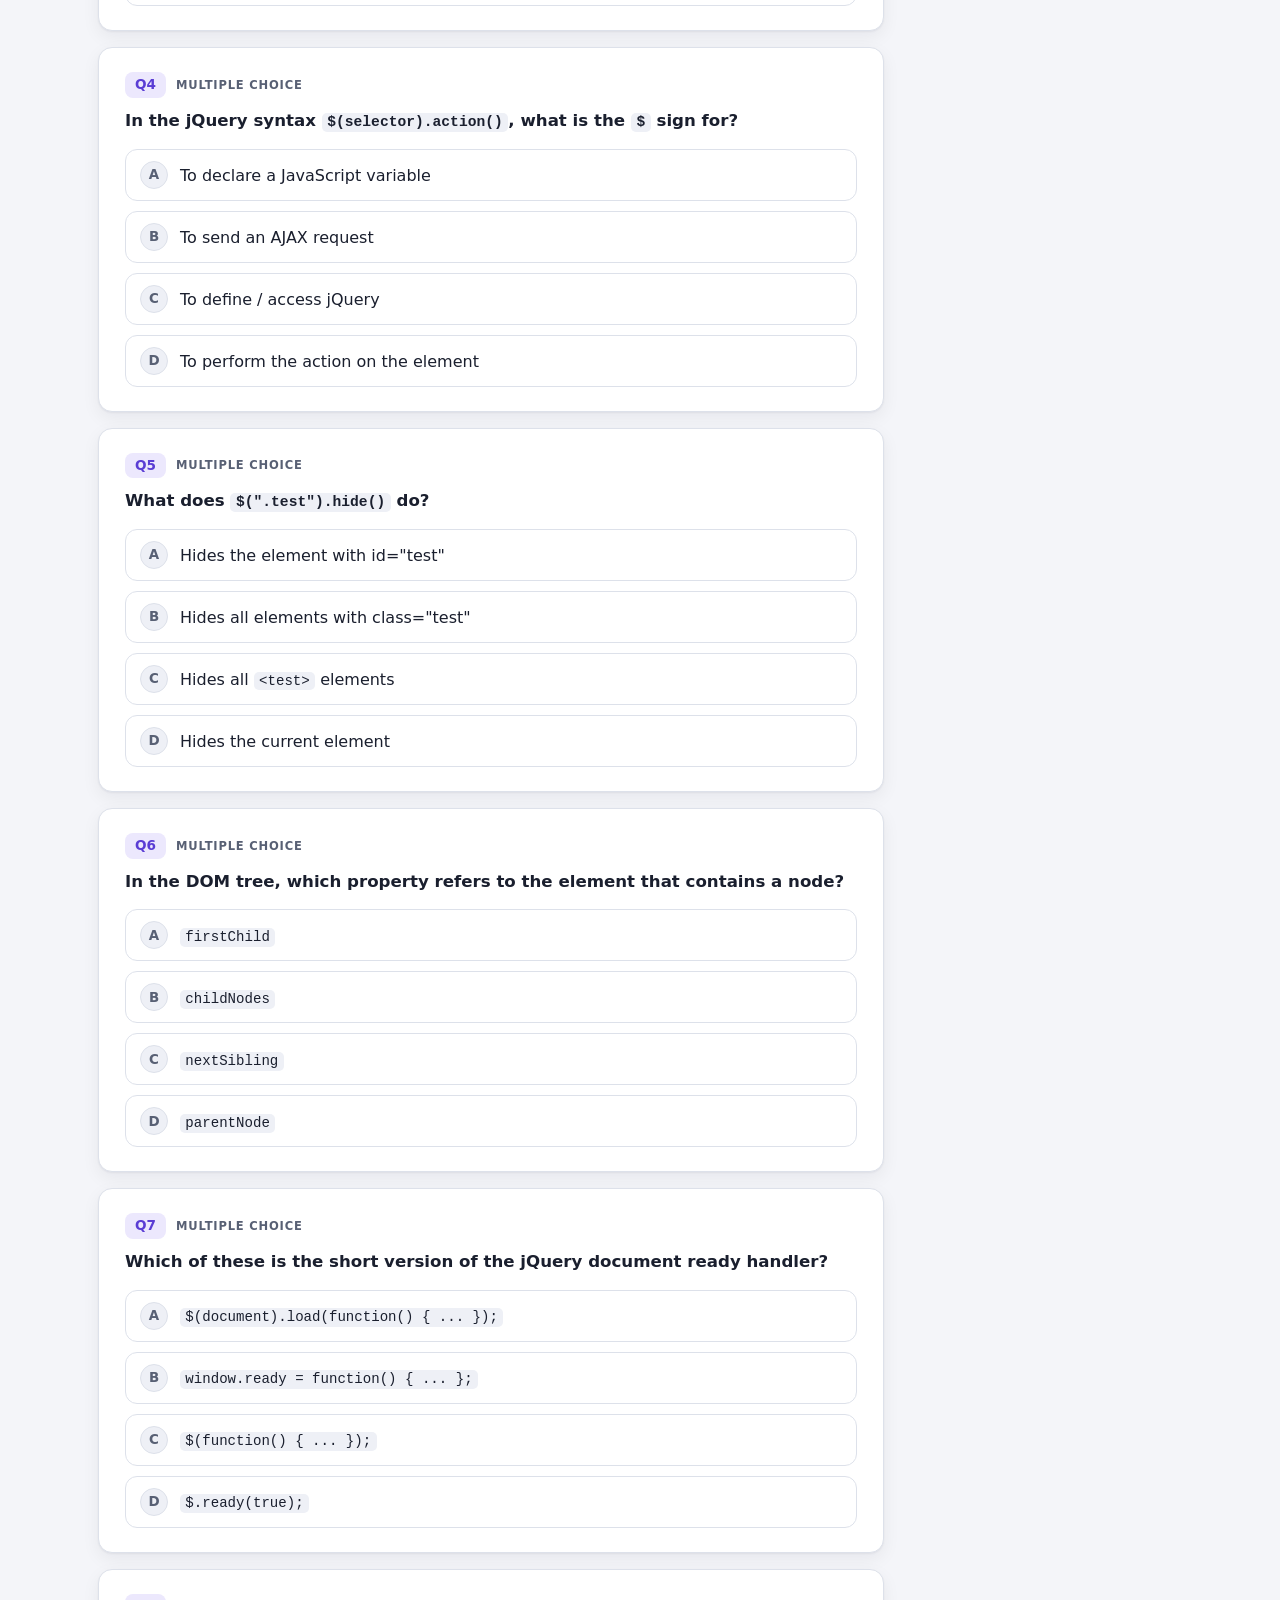
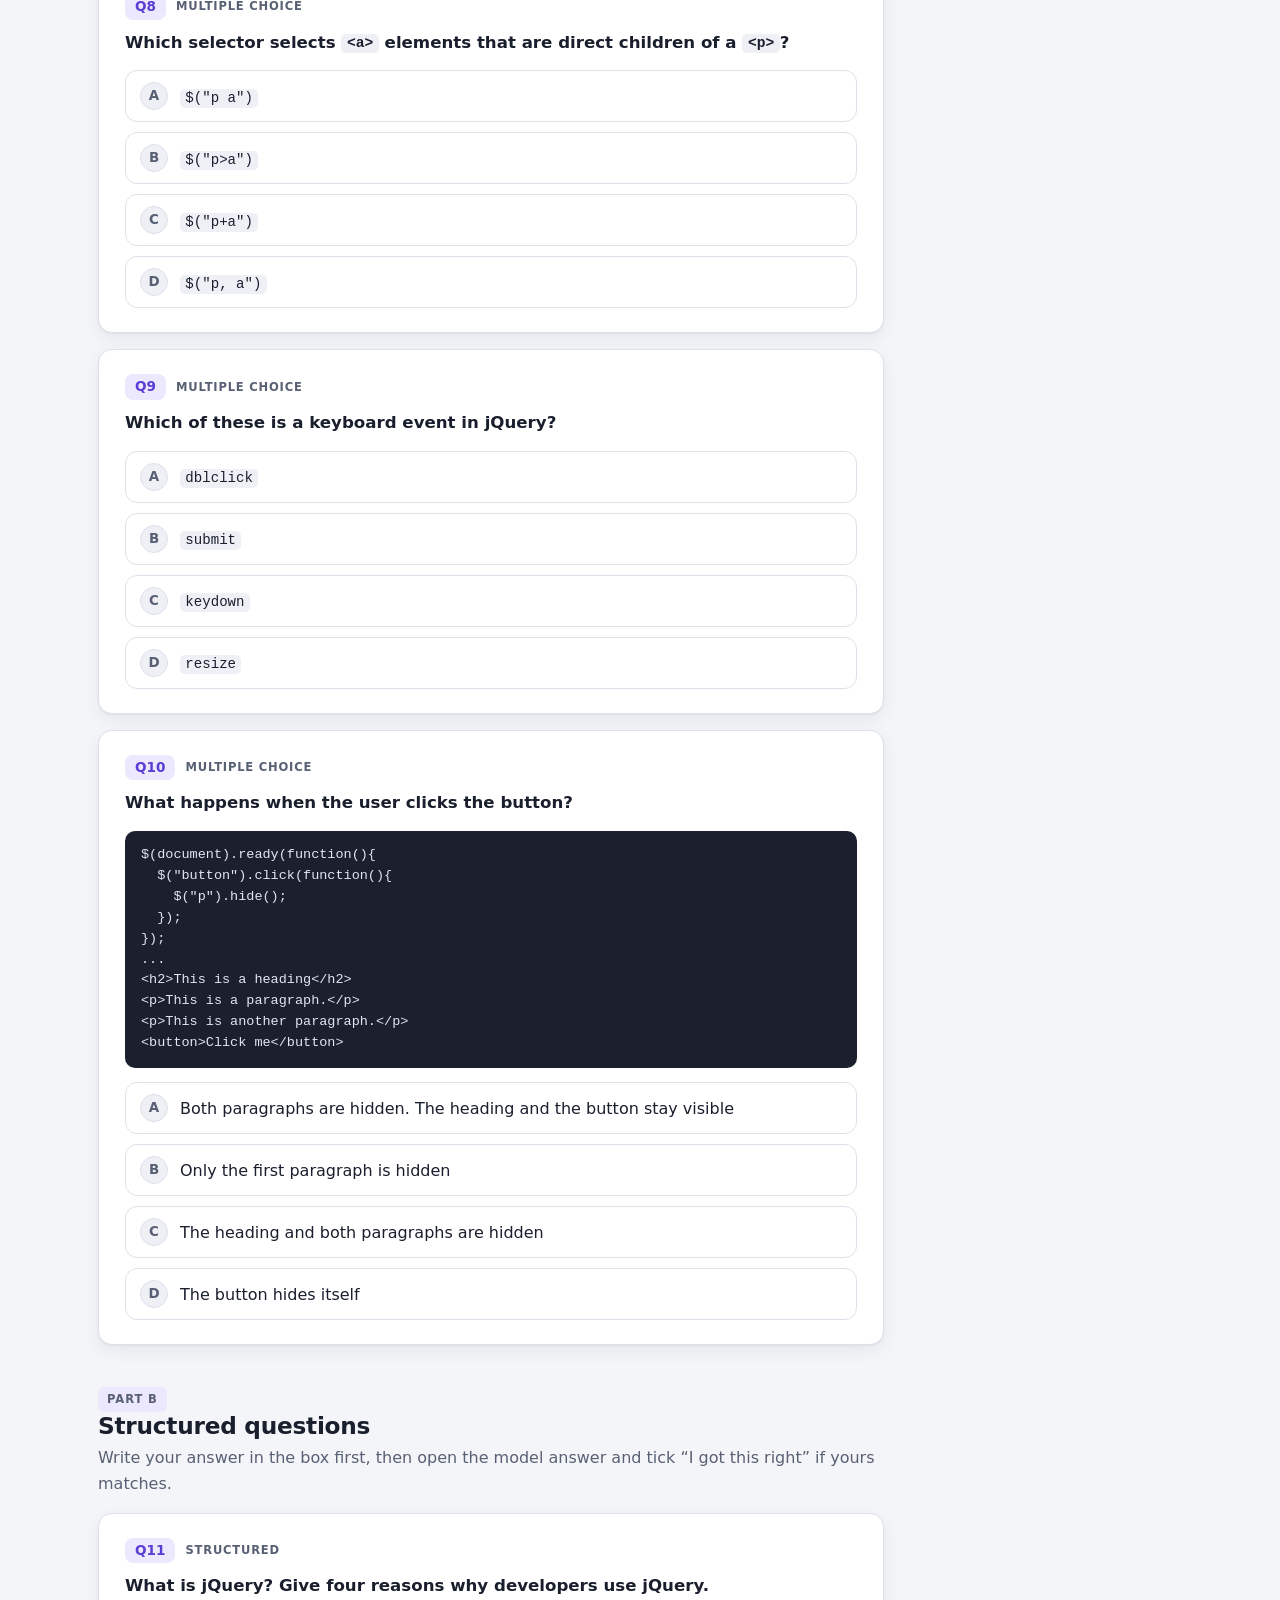
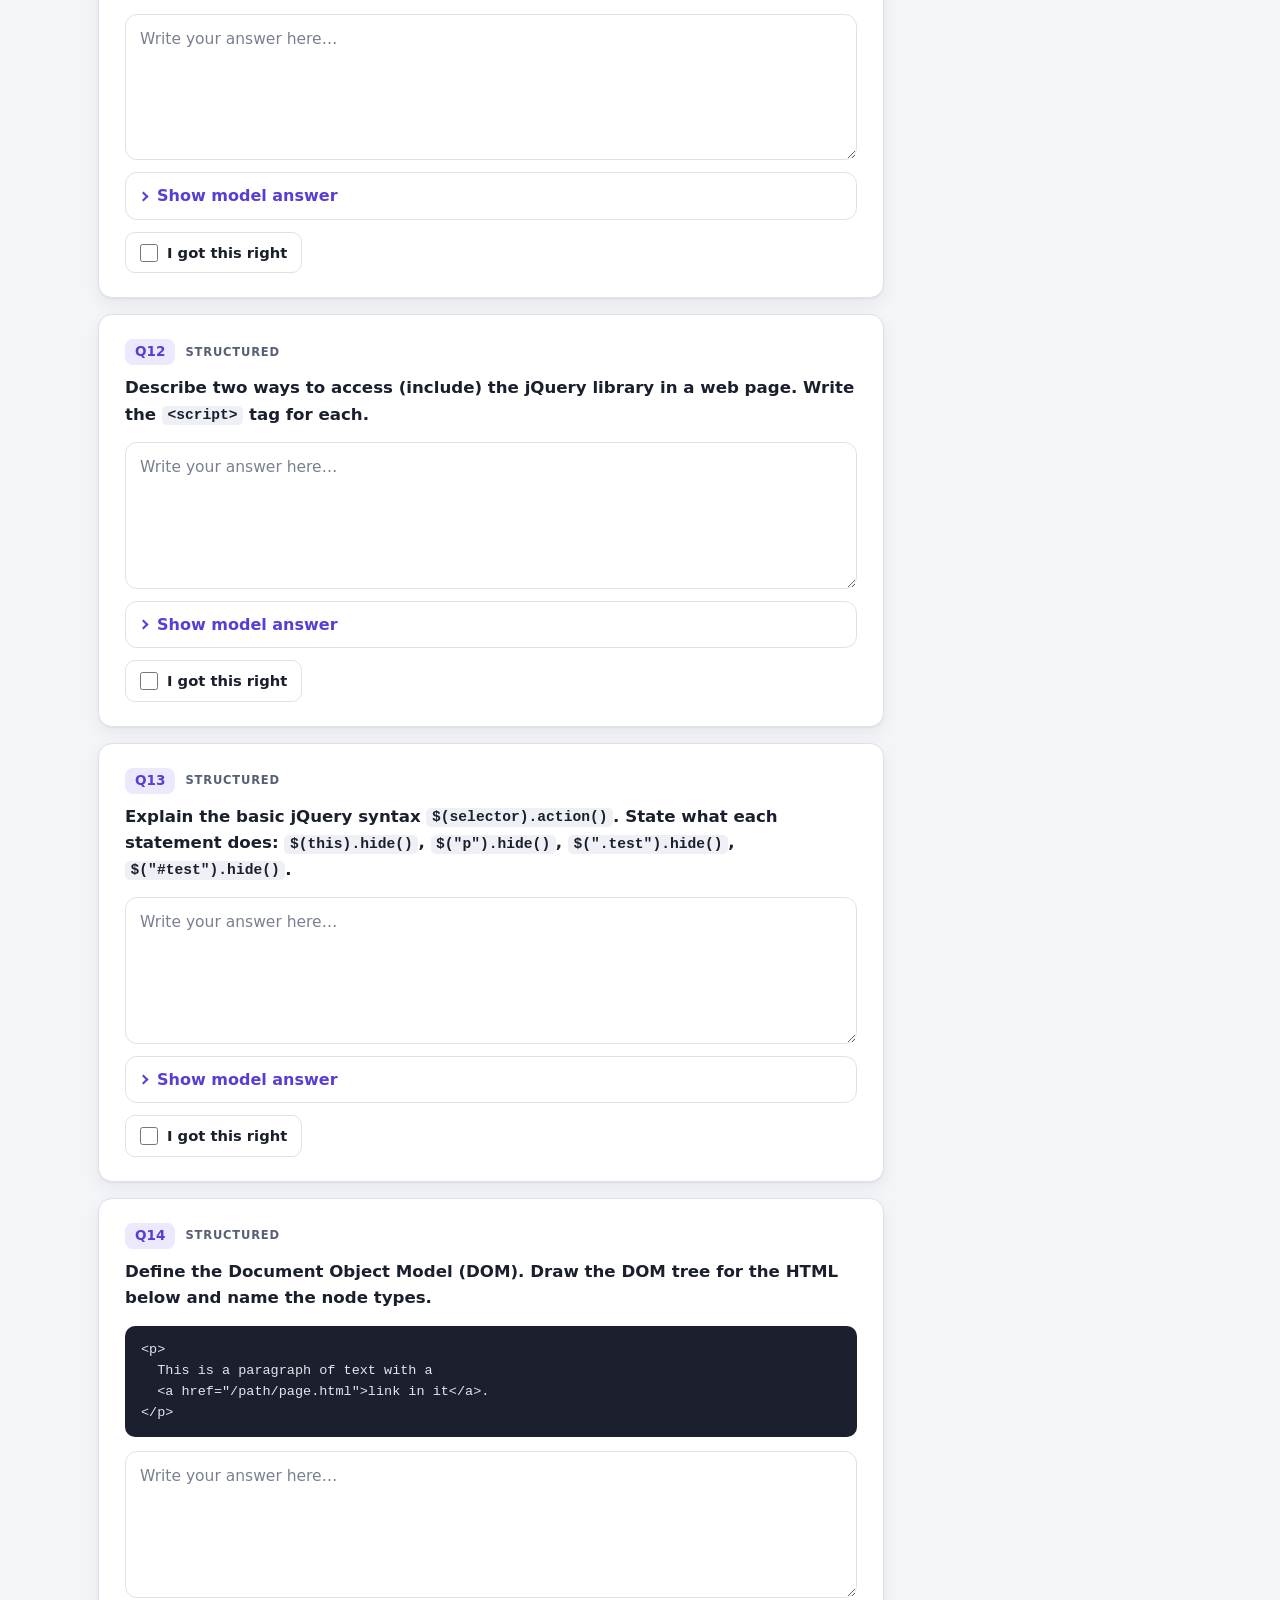
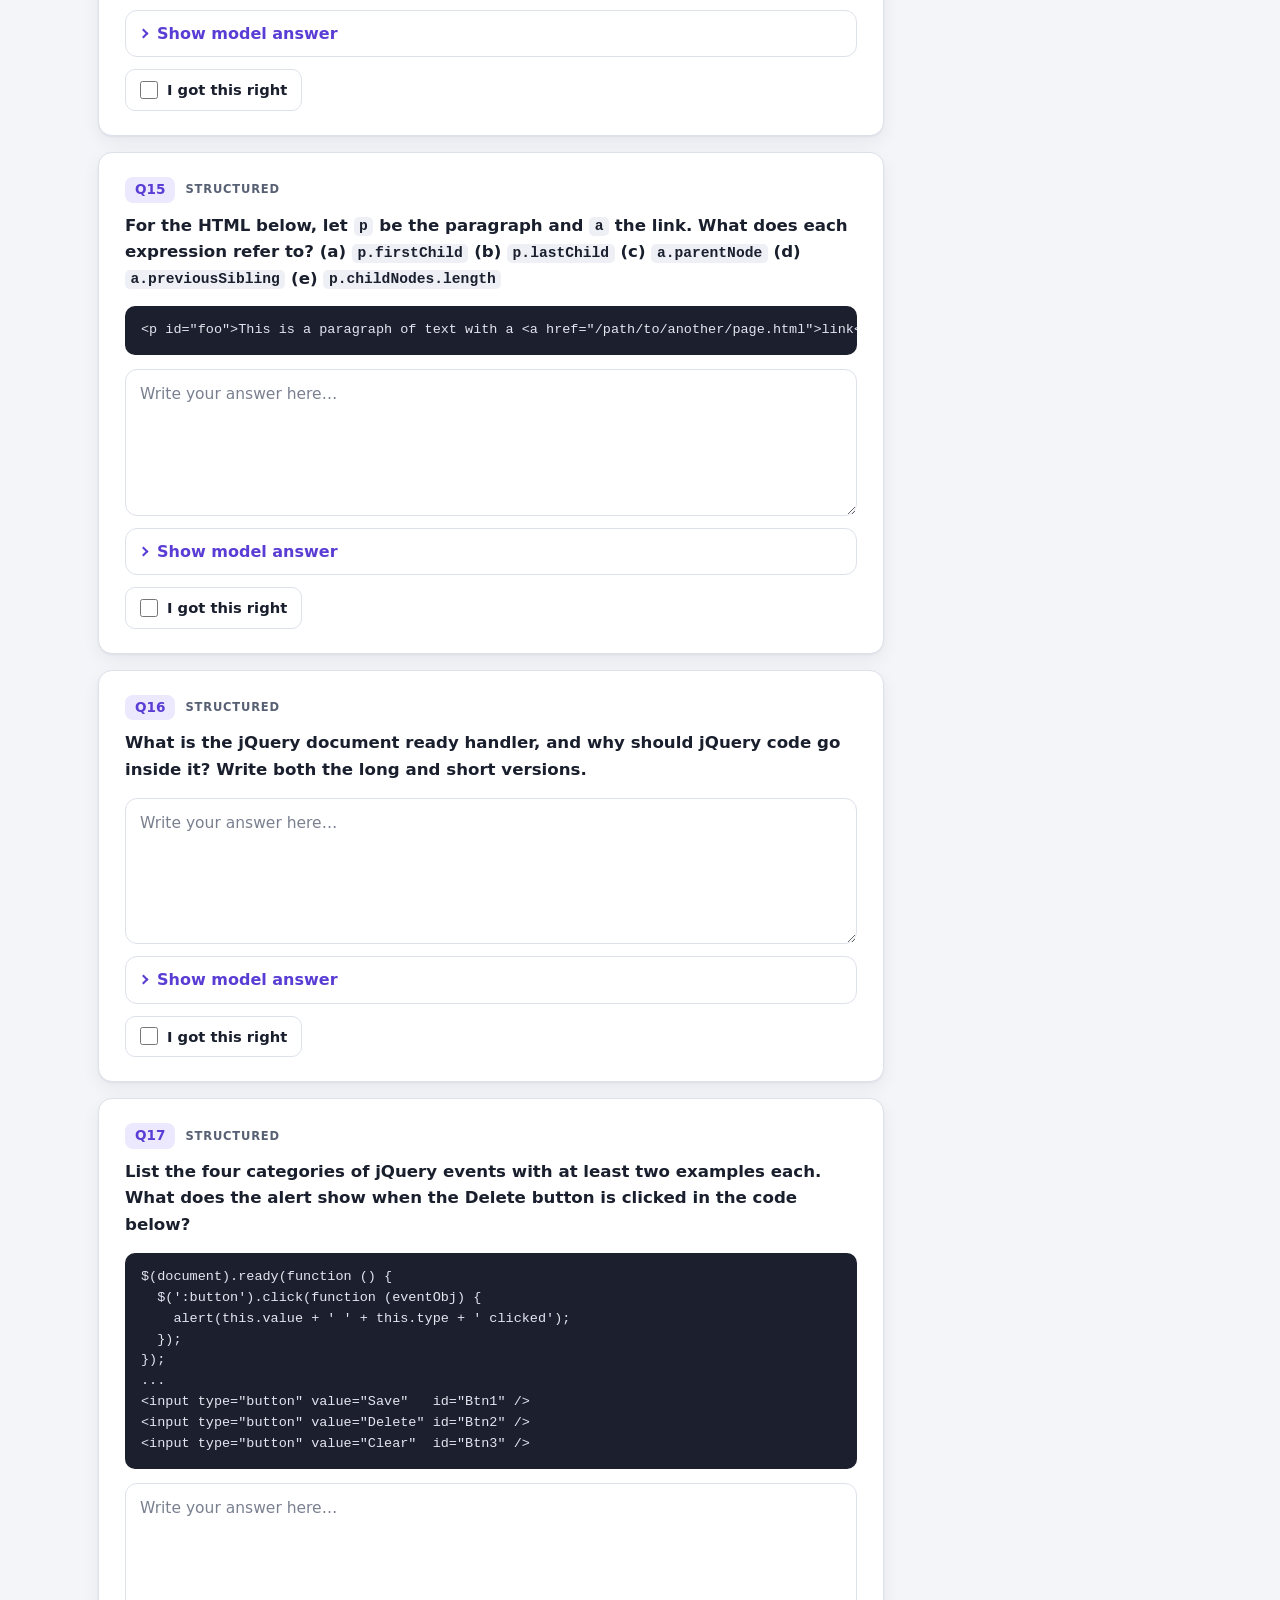
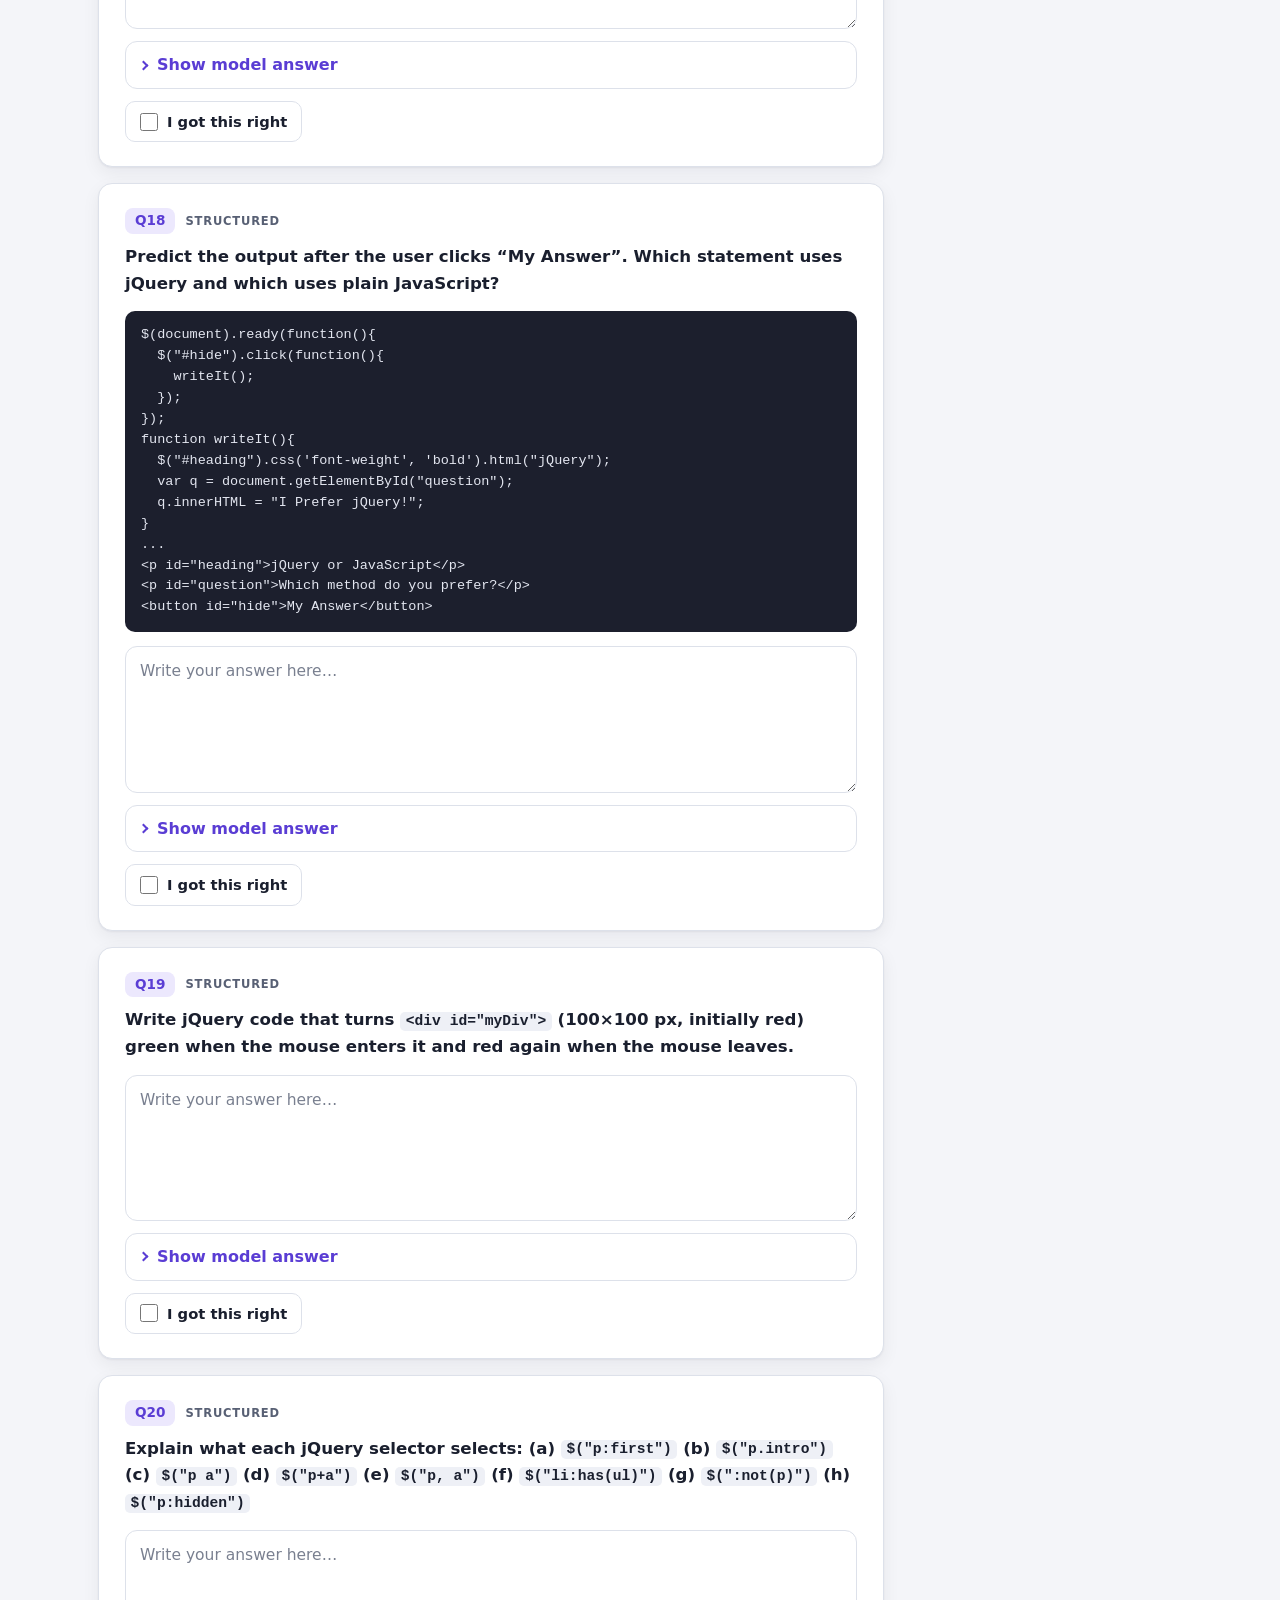
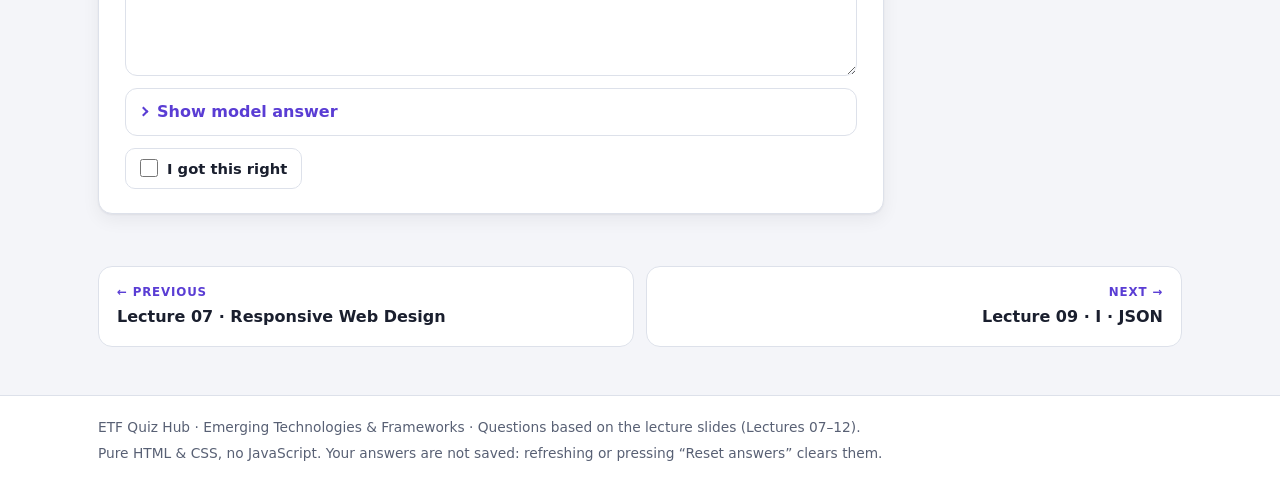
<file: lecture-08.html>
<!doctype html>
<html lang="en">
<head>
<meta charset="utf-8">
<meta name="viewport" content="width=device-width, initial-scale=1">
<title>Lecture 08 · jQuery | ETF Quiz Hub</title>
<meta name="description" content="Why JavaScript and jQuery, the $(selector).action() syntax, selectors, the DOM tree, the ready handler and events.">
<link rel="stylesheet" href="css/style.css">
</head>
<body>
<a class="skip" href="#main">Skip to content</a>
<header class="topbar">
  <div class="wrap topbar-in">
    <a class="brand" href="index.html"><span class="brand-mark" aria-hidden="true">ETF</span><span class="brand-name">Quiz Hub</span></a>
    <nav class="topnav" aria-label="Lectures">
      <a href="lecture-07.html" title="Lecture 07: Responsive Web Design">07</a><a href="lecture-08.html" title="Lecture 08: jQuery" aria-current="page">08</a><a href="lecture-09-1.html" title="Lecture 09 · I: JSON">09·I</a><a href="lecture-09-2.html" title="Lecture 09 · II: AJAX">09·II</a><a href="lecture-10.html" title="Lecture 10: Building REST API — Part I">10</a><a href="lecture-11.html" title="Lecture 11: Building REST API — Part II">11</a><a href="lecture-12.html" title="Lecture 12: MongoDB">12</a>
    </nav>
  </div>
</header>
<div class="wrap">
  <section class="hero hero-lecture">
    <p class="eyebrow"><a href="index.html">All lectures</a> <span aria-hidden="true">/</span> Lecture 08</p>
    <h1>jQuery</h1>
    <p class="lede">Why JavaScript and jQuery, the $(selector).action() syntax, selectors, the DOM tree, the ready handler and events.</p>
    <ul class="chips" aria-label="Topics covered"><li>JavaScript</li><li>jQuery syntax</li><li>Selectors</li><li>DOM &amp; traversal</li><li>Ready handler</li><li>Events</li></ul>
    <ul class="meta">
      <li><strong>20</strong> questions</li>
      <li><strong>10</strong> multiple choice</li>
      <li><strong>10</strong> structured</li>
    </ul>
  </section>

  <div class="layout" id="main">
    <form class="quiz" id="quiz" method="dialog" autocomplete="off">
      <section class="part" id="part-a" aria-labelledby="part-a-h">
        <div class="part-head">
          <p class="part-tag">Part A</p>
          <h2 id="part-a-h">Multiple choice questions</h2>
          <p>Pick one answer. It locks in, and the correct answer is shown with a short explanation.</p>
        </div>
<article class="q" id="q1">
  <div class="q-head"><span class="q-no">Q1</span><span class="q-type">Multiple choice</span></div>
  <p class="q-text" id="q1-t">Who designed JavaScript as a scripting language for the web?</p>
  
  <div class="opts" role="radiogroup" aria-labelledby="q1-t">
    <label class="opt"><input type="radio" name="q1" value="a" class="ok"><span class="key" aria-hidden="true">A</span><span class="opt-text">Brendan Eich</span></label><label class="opt"><input type="radio" name="q1" value="b"><span class="key" aria-hidden="true">B</span><span class="opt-text">Mark Otto</span></label><label class="opt"><input type="radio" name="q1" value="c"><span class="key" aria-hidden="true">C</span><span class="opt-text">John Resig</span></label><label class="opt"><input type="radio" name="q1" value="d"><span class="key" aria-hidden="true">D</span><span class="opt-text">Tim Berners-Lee</span></label>
  </div>
  <div class="fb">
    <p class="verdict verdict-ok">Correct!</p>
    <p class="verdict verdict-bad">Not quite. The correct answer is A.</p>
    <p class="explain">Brendan Eich designed JavaScript. The lecture calls it “the world's most misunderstood programming language”.</p>
  </div>
</article>
<article class="q" id="q2">
  <div class="q-head"><span class="q-no">Q2</span><span class="q-type">Multiple choice</span></div>
  <p class="q-text" id="q2-t">Which of these is NOT one of the reasons the lecture gives for using JavaScript?</p>
  
  <div class="opts" role="radiogroup" aria-labelledby="q2-t">
    <label class="opt"><input type="radio" name="q2" value="a"><span class="key" aria-hidden="true">A</span><span class="opt-text">It is used on both the client side and the server side</span></label><label class="opt"><input type="radio" name="q2" value="b"><span class="key" aria-hidden="true">B</span><span class="opt-text">It gives a more responsive user experience</span></label><label class="opt"><input type="radio" name="q2" value="c"><span class="key" aria-hidden="true">C</span><span class="opt-text">Many frameworks are available for it</span></label><label class="opt"><input type="radio" name="q2" value="d" class="ok"><span class="key" aria-hidden="true">D</span><span class="opt-text">It must be compiled to machine code before the browser can run it</span></label>
  </div>
  <div class="fb">
    <p class="verdict verdict-ok">Correct!</p>
    <p class="verdict verdict-bad">Not quite. The correct answer is D.</p>
    <p class="explain">JavaScript is interpreted by the browser. The reasons given are client and server use, a more responsive UX and the availability of frameworks.</p>
  </div>
</article>
<article class="q" id="q3">
  <div class="q-head"><span class="q-no">Q3</span><span class="q-type">Multiple choice</span></div>
  <p class="q-text" id="q3-t">Which statement best describes jQuery?</p>
  
  <div class="opts" role="radiogroup" aria-labelledby="q3-t">
    <label class="opt"><input type="radio" name="q3" value="a"><span class="key" aria-hidden="true">A</span><span class="opt-text">A server-side database for JavaScript</span></label><label class="opt"><input type="radio" name="q3" value="b" class="ok"><span class="key" aria-hidden="true">B</span><span class="opt-text">A JavaScript library that greatly simplifies JavaScript programming</span></label><label class="opt"><input type="radio" name="q3" value="c"><span class="key" aria-hidden="true">C</span><span class="opt-text">A new programming language that replaces JavaScript</span></label><label class="opt"><input type="radio" name="q3" value="d"><span class="key" aria-hidden="true">D</span><span class="opt-text">A CSS framework for responsive layouts</span></label>
  </div>
  <div class="fb">
    <p class="verdict verdict-ok">Correct!</p>
    <p class="verdict verdict-bad">Not quite. The correct answer is B.</p>
    <p class="explain">jQuery is a JavaScript library, and the most popular JavaScript framework. “It is nothing but JavaScript.”</p>
  </div>
</article>
<article class="q" id="q4">
  <div class="q-head"><span class="q-no">Q4</span><span class="q-type">Multiple choice</span></div>
  <p class="q-text" id="q4-t">In the jQuery syntax <code>$(selector).action()</code>, what is the <code>$</code> sign for?</p>
  
  <div class="opts" role="radiogroup" aria-labelledby="q4-t">
    <label class="opt"><input type="radio" name="q4" value="a"><span class="key" aria-hidden="true">A</span><span class="opt-text">To declare a JavaScript variable</span></label><label class="opt"><input type="radio" name="q4" value="b"><span class="key" aria-hidden="true">B</span><span class="opt-text">To send an AJAX request</span></label><label class="opt"><input type="radio" name="q4" value="c" class="ok"><span class="key" aria-hidden="true">C</span><span class="opt-text">To define / access jQuery</span></label><label class="opt"><input type="radio" name="q4" value="d"><span class="key" aria-hidden="true">D</span><span class="opt-text">To perform the action on the element</span></label>
  </div>
  <div class="fb">
    <p class="verdict verdict-ok">Correct!</p>
    <p class="verdict verdict-bad">Not quite. The correct answer is C.</p>
    <p class="explain"><code>$</code> defines or accesses jQuery, <code>(selector)</code> finds HTML elements, and <code>action()</code> is performed on them.</p>
  </div>
</article>
<article class="q" id="q5">
  <div class="q-head"><span class="q-no">Q5</span><span class="q-type">Multiple choice</span></div>
  <p class="q-text" id="q5-t">What does <code>$(".test").hide()</code> do?</p>
  
  <div class="opts" role="radiogroup" aria-labelledby="q5-t">
    <label class="opt"><input type="radio" name="q5" value="a"><span class="key" aria-hidden="true">A</span><span class="opt-text">Hides the element with id="test"</span></label><label class="opt"><input type="radio" name="q5" value="b" class="ok"><span class="key" aria-hidden="true">B</span><span class="opt-text">Hides all elements with class="test"</span></label><label class="opt"><input type="radio" name="q5" value="c"><span class="key" aria-hidden="true">C</span><span class="opt-text">Hides all <code>&lt;test&gt;</code> elements</span></label><label class="opt"><input type="radio" name="q5" value="d"><span class="key" aria-hidden="true">D</span><span class="opt-text">Hides the current element</span></label>
  </div>
  <div class="fb">
    <p class="verdict verdict-ok">Correct!</p>
    <p class="verdict verdict-bad">Not quite. The correct answer is B.</p>
    <p class="explain">A <code>.</code> selects by class. <code>$("#test")</code> selects by id, and <code>$(this)</code> is the current element.</p>
  </div>
</article>
<article class="q" id="q6">
  <div class="q-head"><span class="q-no">Q6</span><span class="q-type">Multiple choice</span></div>
  <p class="q-text" id="q6-t">In the DOM tree, which property refers to the element that contains a node?</p>
  
  <div class="opts" role="radiogroup" aria-labelledby="q6-t">
    <label class="opt"><input type="radio" name="q6" value="a"><span class="key" aria-hidden="true">A</span><span class="opt-text"><code>firstChild</code></span></label><label class="opt"><input type="radio" name="q6" value="b"><span class="key" aria-hidden="true">B</span><span class="opt-text"><code>childNodes</code></span></label><label class="opt"><input type="radio" name="q6" value="c"><span class="key" aria-hidden="true">C</span><span class="opt-text"><code>nextSibling</code></span></label><label class="opt"><input type="radio" name="q6" value="d" class="ok"><span class="key" aria-hidden="true">D</span><span class="opt-text"><code>parentNode</code></span></label>
  </div>
  <div class="fb">
    <p class="verdict verdict-ok">Correct!</p>
    <p class="verdict verdict-bad">Not quite. The correct answer is D.</p>
    <p class="explain"><code>parentNode</code> is the element that contains this node. <code>childNodes</code> is the array of all its children.</p>
  </div>
</article>
<article class="q" id="q7">
  <div class="q-head"><span class="q-no">Q7</span><span class="q-type">Multiple choice</span></div>
  <p class="q-text" id="q7-t">Which of these is the short version of the jQuery document ready handler?</p>
  
  <div class="opts" role="radiogroup" aria-labelledby="q7-t">
    <label class="opt"><input type="radio" name="q7" value="a"><span class="key" aria-hidden="true">A</span><span class="opt-text"><code>$(document).load(function() { ... });</code></span></label><label class="opt"><input type="radio" name="q7" value="b"><span class="key" aria-hidden="true">B</span><span class="opt-text"><code>window.ready = function() { ... };</code></span></label><label class="opt"><input type="radio" name="q7" value="c" class="ok"><span class="key" aria-hidden="true">C</span><span class="opt-text"><code>$(function() { ... });</code></span></label><label class="opt"><input type="radio" name="q7" value="d"><span class="key" aria-hidden="true">D</span><span class="opt-text"><code>$.ready(true);</code></span></label>
  </div>
  <div class="fb">
    <p class="verdict verdict-ok">Correct!</p>
    <p class="verdict verdict-bad">Not quite. The correct answer is C.</p>
    <p class="explain"><code>$(function(){ ... })</code> is short for <code>$(document).ready(function(){ ... })</code>.</p>
  </div>
</article>
<article class="q" id="q8">
  <div class="q-head"><span class="q-no">Q8</span><span class="q-type">Multiple choice</span></div>
  <p class="q-text" id="q8-t">Which selector selects <code>&lt;a&gt;</code> elements that are <strong>direct children</strong> of a <code>&lt;p&gt;</code>?</p>
  
  <div class="opts" role="radiogroup" aria-labelledby="q8-t">
    <label class="opt"><input type="radio" name="q8" value="a"><span class="key" aria-hidden="true">A</span><span class="opt-text"><code>$("p a")</code></span></label><label class="opt"><input type="radio" name="q8" value="b" class="ok"><span class="key" aria-hidden="true">B</span><span class="opt-text"><code>$("p&gt;a")</code></span></label><label class="opt"><input type="radio" name="q8" value="c"><span class="key" aria-hidden="true">C</span><span class="opt-text"><code>$("p+a")</code></span></label><label class="opt"><input type="radio" name="q8" value="d"><span class="key" aria-hidden="true">D</span><span class="opt-text"><code>$("p, a")</code></span></label>
  </div>
  <div class="fb">
    <p class="verdict verdict-ok">Correct!</p>
    <p class="verdict verdict-bad">Not quite. The correct answer is B.</p>
    <p class="explain"><code>p a</code> = any descendant, <code>p&gt;a</code> = direct child, <code>p+a</code> = immediately after a <code>&lt;p&gt;</code>, <code>p, a</code> = both <code>&lt;p&gt;</code> and <code>&lt;a&gt;</code>.</p>
  </div>
</article>
<article class="q" id="q9">
  <div class="q-head"><span class="q-no">Q9</span><span class="q-type">Multiple choice</span></div>
  <p class="q-text" id="q9-t">Which of these is a <strong>keyboard</strong> event in jQuery?</p>
  
  <div class="opts" role="radiogroup" aria-labelledby="q9-t">
    <label class="opt"><input type="radio" name="q9" value="a"><span class="key" aria-hidden="true">A</span><span class="opt-text"><code>dblclick</code></span></label><label class="opt"><input type="radio" name="q9" value="b"><span class="key" aria-hidden="true">B</span><span class="opt-text"><code>submit</code></span></label><label class="opt"><input type="radio" name="q9" value="c" class="ok"><span class="key" aria-hidden="true">C</span><span class="opt-text"><code>keydown</code></span></label><label class="opt"><input type="radio" name="q9" value="d"><span class="key" aria-hidden="true">D</span><span class="opt-text"><code>resize</code></span></label>
  </div>
  <div class="fb">
    <p class="verdict verdict-ok">Correct!</p>
    <p class="verdict verdict-bad">Not quite. The correct answer is C.</p>
    <p class="explain">Keyboard events are keypress, keydown and keyup. dblclick is a mouse event, submit is a form event and resize is a document/window event.</p>
  </div>
</article>
<article class="q" id="q10">
  <div class="q-head"><span class="q-no">Q10</span><span class="q-type">Multiple choice</span></div>
  <p class="q-text" id="q10-t">What happens when the user clicks the button?</p>
  <pre class="code"><code>$(document).ready(function(){
  $("button").click(function(){
    $("p").hide();
  });
});
...
&lt;h2&gt;This is a heading&lt;/h2&gt;
&lt;p&gt;This is a paragraph.&lt;/p&gt;
&lt;p&gt;This is another paragraph.&lt;/p&gt;
&lt;button&gt;Click me&lt;/button&gt;</code></pre>
  <div class="opts" role="radiogroup" aria-labelledby="q10-t">
    <label class="opt"><input type="radio" name="q10" value="a" class="ok"><span class="key" aria-hidden="true">A</span><span class="opt-text">Both paragraphs are hidden. The heading and the button stay visible</span></label><label class="opt"><input type="radio" name="q10" value="b"><span class="key" aria-hidden="true">B</span><span class="opt-text">Only the first paragraph is hidden</span></label><label class="opt"><input type="radio" name="q10" value="c"><span class="key" aria-hidden="true">C</span><span class="opt-text">The heading and both paragraphs are hidden</span></label><label class="opt"><input type="radio" name="q10" value="d"><span class="key" aria-hidden="true">D</span><span class="opt-text">The button hides itself</span></label>
  </div>
  <div class="fb">
    <p class="verdict verdict-ok">Correct!</p>
    <p class="verdict verdict-bad">Not quite. The correct answer is A.</p>
    <p class="explain"><code>$("p").hide()</code> hides every <code>&lt;p&gt;</code> element. The <code>&lt;h2&gt;</code> and <code>&lt;button&gt;</code> are not <code>&lt;p&gt;</code> elements.</p>
  </div>
</article>
      </section>

      <section class="part" id="part-b" aria-labelledby="part-b-h">
        <div class="part-head">
          <p class="part-tag">Part B</p>
          <h2 id="part-b-h">Structured questions</h2>
          <p>Write your answer in the box first, then open the model answer and tick “I got this right” if yours matches.</p>
        </div>
<article class="q q-s" id="q11">
  <div class="q-head"><span class="q-no">Q11</span><span class="q-type">Structured</span></div>
  <p class="q-text" id="q11-t">What is jQuery? Give four reasons why developers use jQuery.</p>
  
  <textarea name="a11" rows="5" placeholder="Write your answer here…" aria-labelledby="q11-t"></textarea>
  <details class="model">
    <summary><span class="when-closed">Show model answer</span><span class="when-open">Hide model answer</span></summary>
    <div class="model-body"><p>jQuery is a <strong>JavaScript library</strong>, the most popular JavaScript framework. It is designed to change the way you write JavaScript and greatly simplifies JavaScript programming.</p><ul><li><strong>Write less code.</strong> What takes 20 or more lines of JavaScript can be done in two or three lines of jQuery.</li><li><strong>The same code runs in all browsers.</strong></li><li>It uses <strong>CSS selectors and JavaScript notation</strong>, which developers already know.</li><li>It is <strong>easy to learn</strong>.</li><li>It is widely used by companies such as Netflix, Amazon, Twitter, Dell and Best Buy.</li></ul></div>
  </details>
  <label class="self"><input type="checkbox" name="s11"><span>I got this right</span></label>
</article>
<article class="q q-s" id="q12">
  <div class="q-head"><span class="q-no">Q12</span><span class="q-type">Structured</span></div>
  <p class="q-text" id="q12-t">Describe two ways to access (include) the jQuery library in a web page. Write the <code>&lt;script&gt;</code> tag for each.</p>
  
  <textarea name="a12" rows="5" placeholder="Write your answer here…" aria-labelledby="q12-t"></textarea>
  <details class="model">
    <summary><span class="when-closed">Show model answer</span><span class="when-open">Hide model answer</span></summary>
    <div class="model-body"><p>1. <strong>Download the library</strong> and reference it locally. The file should be in the same directory:</p><pre class="code"><code>&lt;script src="jquery.js"&gt;&lt;/script&gt;</code></pre><p>2. <strong>Reference the online copy</strong> directly:</p><pre class="code"><code>&lt;script src="http://code.jquery.com/jquery-3.3.1.min.js"&gt;&lt;/script&gt;</code></pre></div>
  </details>
  <label class="self"><input type="checkbox" name="s12"><span>I got this right</span></label>
</article>
<article class="q q-s" id="q13">
  <div class="q-head"><span class="q-no">Q13</span><span class="q-type">Structured</span></div>
  <p class="q-text" id="q13-t">Explain the basic jQuery syntax <code>$(selector).action()</code>. State what each statement does: <code>$(this).hide()</code>, <code>$("p").hide()</code>, <code>$(".test").hide()</code>, <code>$("#test").hide()</code>.</p>
  
  <textarea name="a13" rows="5" placeholder="Write your answer here…" aria-labelledby="q13-t"></textarea>
  <details class="model">
    <summary><span class="when-closed">Show model answer</span><span class="when-open">Hide model answer</span></summary>
    <div class="model-body"><ul><li><code>$</code> defines/accesses jQuery.</li><li><code>(selector)</code> queries (finds) HTML elements.</li><li><code>action()</code> is the jQuery action performed on the element(s).</li></ul><div class="tbl-wrap"><table class="tbl"><thead><tr><th scope="col">Statement</th><th scope="col">Meaning</th></tr></thead><tbody><tr><td><code>$(this).hide()</code></td><td>Hides the current element</td></tr><tr><td><code>$("p").hide()</code></td><td>Hides all <code>&lt;p&gt;</code> elements</td></tr><tr><td><code>$(".test").hide()</code></td><td>Hides all elements with <code>class="test"</code></td></tr><tr><td><code>$("#test").hide()</code></td><td>Hides the element with <code>id="test"</code></td></tr></tbody></table></div></div>
  </details>
  <label class="self"><input type="checkbox" name="s13"><span>I got this right</span></label>
</article>
<article class="q q-s" id="q14">
  <div class="q-head"><span class="q-no">Q14</span><span class="q-type">Structured</span></div>
  <p class="q-text" id="q14-t">Define the Document Object Model (DOM). Draw the DOM tree for the HTML below and name the node types.</p>
  <pre class="code"><code>&lt;p&gt;
  This is a paragraph of text with a
  &lt;a href="/path/page.html"&gt;link in it&lt;/a&gt;.
&lt;/p&gt;</code></pre>
  <textarea name="a14" rows="5" placeholder="Write your answer here…" aria-labelledby="q14-t"></textarea>
  <details class="model">
    <summary><span class="when-closed">Show model answer</span><span class="when-open">Hide model answer</span></summary>
    <div class="model-body"><p>The <strong>DOM</strong> is a cross-platform, language-independent convention for representing and interacting with objects in HTML, XHTML and XML documents. A programming language such as JavaScript or jQuery can address and manipulate its parts, such as elements.</p><pre class="code"><code>&lt;p&gt;                                    element node
├── "This is a paragraph of text with a "   text node
├── &lt;a&gt;                                element node
│   ├── href="/path/page.html"         attribute node
│   └── "link in it"                   text node
└── "."                                text node</code></pre><p>There are three node types here: <strong>element</strong>, <strong>text</strong> and <strong>attribute</strong> nodes.</p></div>
  </details>
  <label class="self"><input type="checkbox" name="s14"><span>I got this right</span></label>
</article>
<article class="q q-s" id="q15">
  <div class="q-head"><span class="q-no">Q15</span><span class="q-type">Structured</span></div>
  <p class="q-text" id="q15-t">For the HTML below, let <code>p</code> be the paragraph and <code>a</code> the link. What does each expression refer to? (a) <code>p.firstChild</code> (b) <code>p.lastChild</code> (c) <code>a.parentNode</code> (d) <code>a.previousSibling</code> (e) <code>p.childNodes.length</code></p>
  <pre class="code"><code>&lt;p id="foo"&gt;This is a paragraph of text with a &lt;a href="/path/to/another/page.html"&gt;link&lt;/a&gt;.&lt;/p&gt;</code></pre>
  <textarea name="a15" rows="5" placeholder="Write your answer here…" aria-labelledby="q15-t"></textarea>
  <details class="model">
    <summary><span class="when-closed">Show model answer</span><span class="when-open">Hide model answer</span></summary>
    <div class="model-body"><ul><li>(a) The text node “This is a paragraph of text with a ”</li><li>(b) The text node “.”</li><li>(c) The <code>&lt;p id="foo"&gt;</code> element</li><li>(d) The text node “This is a paragraph of text with a ”</li><li>(e) 3: text node, <code>&lt;a&gt;</code> element, text node</li></ul><p>Reminder: <code>firstChild</code>/<code>lastChild</code> are the start/end of the node's list of children, <code>childNodes</code> is the array of all children, <code>nextSibling</code>/<code>previousSibling</code> are neighbouring nodes with the same parent, and <code>parentNode</code> is the element that contains the node.</p></div>
  </details>
  <label class="self"><input type="checkbox" name="s15"><span>I got this right</span></label>
</article>
<article class="q q-s" id="q16">
  <div class="q-head"><span class="q-no">Q16</span><span class="q-type">Structured</span></div>
  <p class="q-text" id="q16-t">What is the jQuery document ready handler, and why should jQuery code go inside it? Write both the long and short versions.</p>
  
  <textarea name="a16" rows="5" placeholder="Write your answer here…" aria-labelledby="q16-t"></textarea>
  <details class="model">
    <summary><span class="when-closed">Show model answer</span><span class="when-open">Hide model answer</span></summary>
    <div class="model-body"><p>The <strong>ready</strong> event occurs when the DOM has been loaded. Code inside the ready handler runs only after the document is ready, so every element exists and can be selected safely. This makes it a good place for all other jQuery events and functions. The <code>ready()</code> method specifies what happens when the ready event occurs.</p><pre class="code"><code>// Long version
$(document).ready(function(){
  // jQuery code here
});

// Short version
$(function() {
  // jQuery code here
});</code></pre></div>
  </details>
  <label class="self"><input type="checkbox" name="s16"><span>I got this right</span></label>
</article>
<article class="q q-s" id="q17">
  <div class="q-head"><span class="q-no">Q17</span><span class="q-type">Structured</span></div>
  <p class="q-text" id="q17-t">List the four categories of jQuery events with at least two examples each. What does the alert show when the <strong>Delete</strong> button is clicked in the code below?</p>
  <pre class="code"><code>$(document).ready(function () {
  $(':button').click(function (eventObj) {
    alert(this.value + ' ' + this.type + ' clicked');
  });
});
...
&lt;input type="button" value="Save"   id="Btn1" /&gt;
&lt;input type="button" value="Delete" id="Btn2" /&gt;
&lt;input type="button" value="Clear"  id="Btn3" /&gt;</code></pre>
  <textarea name="a17" rows="5" placeholder="Write your answer here…" aria-labelledby="q17-t"></textarea>
  <details class="model">
    <summary><span class="when-closed">Show model answer</span><span class="when-open">Hide model answer</span></summary>
    <div class="model-body"><div class="tbl-wrap"><table class="tbl"><thead><tr><th scope="col">Mouse</th><th scope="col">Keyboard</th><th scope="col">Form</th><th scope="col">Document / Window</th></tr></thead><tbody><tr><td>click</td><td>keypress</td><td>submit</td><td>load</td></tr><tr><td>dblclick</td><td>keydown</td><td>change</td><td>resize</td></tr><tr><td>mouseenter</td><td>keyup</td><td>focus</td><td>scroll</td></tr><tr><td>mouseleave</td><td></td><td>blur</td><td>unload</td></tr></tbody></table></div><p>The alert shows <strong>“Delete button clicked”</strong>: <code>this.value</code> is "Delete" and <code>this.type</code> is "button". The selector <code>':button'</code> matches all three buttons, so each one shows its own value.</p></div>
  </details>
  <label class="self"><input type="checkbox" name="s17"><span>I got this right</span></label>
</article>
<article class="q q-s" id="q18">
  <div class="q-head"><span class="q-no">Q18</span><span class="q-type">Structured</span></div>
  <p class="q-text" id="q18-t">Predict the output after the user clicks “My Answer”. Which statement uses jQuery and which uses plain JavaScript?</p>
  <pre class="code"><code>$(document).ready(function(){
  $("#hide").click(function(){
    writeIt();
  });
});
function writeIt(){
  $("#heading").css('font-weight', 'bold').html("jQuery");
  var q = document.getElementById("question");
  q.innerHTML = "I Prefer jQuery!";
}
...
&lt;p id="heading"&gt;jQuery or JavaScript&lt;/p&gt;
&lt;p id="question"&gt;Which method do you prefer?&lt;/p&gt;
&lt;button id="hide"&gt;My Answer&lt;/button&gt;</code></pre>
  <textarea name="a18" rows="5" placeholder="Write your answer here…" aria-labelledby="q18-t"></textarea>
  <details class="model">
    <summary><span class="when-closed">Show model answer</span><span class="when-open">Hide model answer</span></summary>
    <div class="model-body"><ul><li>The first paragraph (<code>#heading</code>) becomes <strong>bold</strong> and its text changes to <strong>“jQuery”</strong>. This is <strong>jQuery</strong> with method chaining: <code>$("#heading").css('font-weight','bold').html("jQuery")</code>.</li><li>The second paragraph (<code>#question</code>) changes to <strong>“I Prefer jQuery!”</strong>. This is <strong>plain JavaScript</strong>: <code>document.getElementById("question").innerHTML = ...</code>.</li><li>The button stays on the page.</li></ul></div>
  </details>
  <label class="self"><input type="checkbox" name="s18"><span>I got this right</span></label>
</article>
<article class="q q-s" id="q19">
  <div class="q-head"><span class="q-no">Q19</span><span class="q-type">Structured</span></div>
  <p class="q-text" id="q19-t">Write jQuery code that turns <code>&lt;div id="myDiv"&gt;</code> (100×100 px, initially red) green when the mouse enters it and red again when the mouse leaves.</p>
  
  <textarea name="a19" rows="5" placeholder="Write your answer here…" aria-labelledby="q19-t"></textarea>
  <details class="model">
    <summary><span class="when-closed">Show model answer</span><span class="when-open">Hide model answer</span></summary>
    <div class="model-body"><pre class="code"><code>$(document).ready(function () {
  $('#myDiv').mouseenter(function () {
    $(this).css('background-color', 'green');
  });
  $('#myDiv').mouseleave(function () {
    $(this).css('background-color', 'red');
  });
});</code></pre><p><code>mouseenter</code> and <code>mouseleave</code> are mouse events, <code>$(this)</code> refers to the div that fired the event, and <code>.css()</code> changes its style.</p></div>
  </details>
  <label class="self"><input type="checkbox" name="s19"><span>I got this right</span></label>
</article>
<article class="q q-s" id="q20">
  <div class="q-head"><span class="q-no">Q20</span><span class="q-type">Structured</span></div>
  <p class="q-text" id="q20-t">Explain what each jQuery selector selects: (a) <code>$("p:first")</code> (b) <code>$("p.intro")</code> (c) <code>$("p a")</code> (d) <code>$("p+a")</code> (e) <code>$("p, a")</code> (f) <code>$("li:has(ul)")</code> (g) <code>$(":not(p)")</code> (h) <code>$("p:hidden")</code></p>
  
  <textarea name="a20" rows="5" placeholder="Write your answer here…" aria-labelledby="q20-t"></textarea>
  <details class="model">
    <summary><span class="when-closed">Show model answer</span><span class="when-open">Hide model answer</span></summary>
    <div class="model-body"><div class="tbl-wrap"><table class="tbl"><thead><tr><th scope="col">Selector</th><th scope="col">Selects</th></tr></thead><tbody><tr><td><code>p:first</code></td><td>The first <code>&lt;p&gt;</code> element</td></tr><tr><td><code>p.intro</code></td><td><code>&lt;p&gt;</code> elements that have the CSS class <code>intro</code></td></tr><tr><td><code>p a</code></td><td><code>&lt;a&gt;</code> elements descended from a <code>&lt;p&gt;</code></td></tr><tr><td><code>p+a</code></td><td><code>&lt;a&gt;</code> elements directly following a <code>&lt;p&gt;</code></td></tr><tr><td><code>p, a</code></td><td>All <code>&lt;p&gt;</code> and all <code>&lt;a&gt;</code> elements</td></tr><tr><td><code>li:has(ul)</code></td><td><code>&lt;li&gt;</code> elements with at least one <code>&lt;ul&gt;</code> descendant</td></tr><tr><td><code>:not(p)</code></td><td>All elements except <code>&lt;p&gt;</code> elements</td></tr><tr><td><code>p:hidden</code></td><td>Only the <code>&lt;p&gt;</code> elements that are hidden</td></tr></tbody></table></div></div>
  </details>
  <label class="self"><input type="checkbox" name="s20"><span>I got this right</span></label>
</article>
      </section>
    </form>

    <aside class="panel" aria-label="Your progress">
      <div class="panel-card">
        <p class="panel-title">Your progress</p>
        <div class="stats-row">
          <div class="stat stat-main"><span class="stat-val v-score"></span><span class="stat-lbl">MCQ score</span></div>
          <div class="stat"><span class="stat-val v-ans"></span><span class="stat-lbl">MCQ answered</span></div>
          <div class="stat"><span class="stat-val v-self"></span><span class="stat-lbl">Structured correct</span></div>
        </div>
        <nav class="qnav" aria-label="Jump to question">
          <p class="qnav-lbl">Part A · MCQ</p>
          <div class="qnav-grid"><a href="#q1">1</a><a href="#q2">2</a><a href="#q3">3</a><a href="#q4">4</a><a href="#q5">5</a><a href="#q6">6</a><a href="#q7">7</a><a href="#q8">8</a><a href="#q9">9</a><a href="#q10">10</a></div>
          <p class="qnav-lbl">Part B · Structured</p>
          <div class="qnav-grid"><a href="#q11">11</a><a href="#q12">12</a><a href="#q13">13</a><a href="#q14">14</a><a href="#q15">15</a><a href="#q16">16</a><a href="#q17">17</a><a href="#q18">18</a><a href="#q19">19</a><a href="#q20">20</a></div>
          <ul class="legend">
            <li><span class="dot dot-ok"></span>Correct</li>
            <li><span class="dot dot-bad"></span>Wrong</li>
            <li><span class="dot dot-wip"></span>Written</li>
          </ul>
        </nav>
        <button type="reset" form="quiz" class="btn-reset">Reset answers</button>
      </div>
    </aside>
  </div>

  <nav class="pager" aria-label="Other lectures"><a class="prev" href="lecture-07.html"><span class="dir">← Previous</span>Lecture 07 · Responsive Web Design</a><a class="next" href="lecture-09-1.html"><span class="dir">Next →</span>Lecture 09 · I · JSON</a></nav>
</div>
<footer class="foot">
  <div class="wrap foot-in">
    <p>ETF Quiz Hub · Emerging Technologies &amp; Frameworks · Questions based on the lecture slides (Lectures 07–12).</p>
    <p>Pure HTML &amp; CSS, no JavaScript. Your answers are not saved: refreshing or pressing “Reset answers” clears them.</p>
  </div>
</footer>
</body>
</html>
</file>
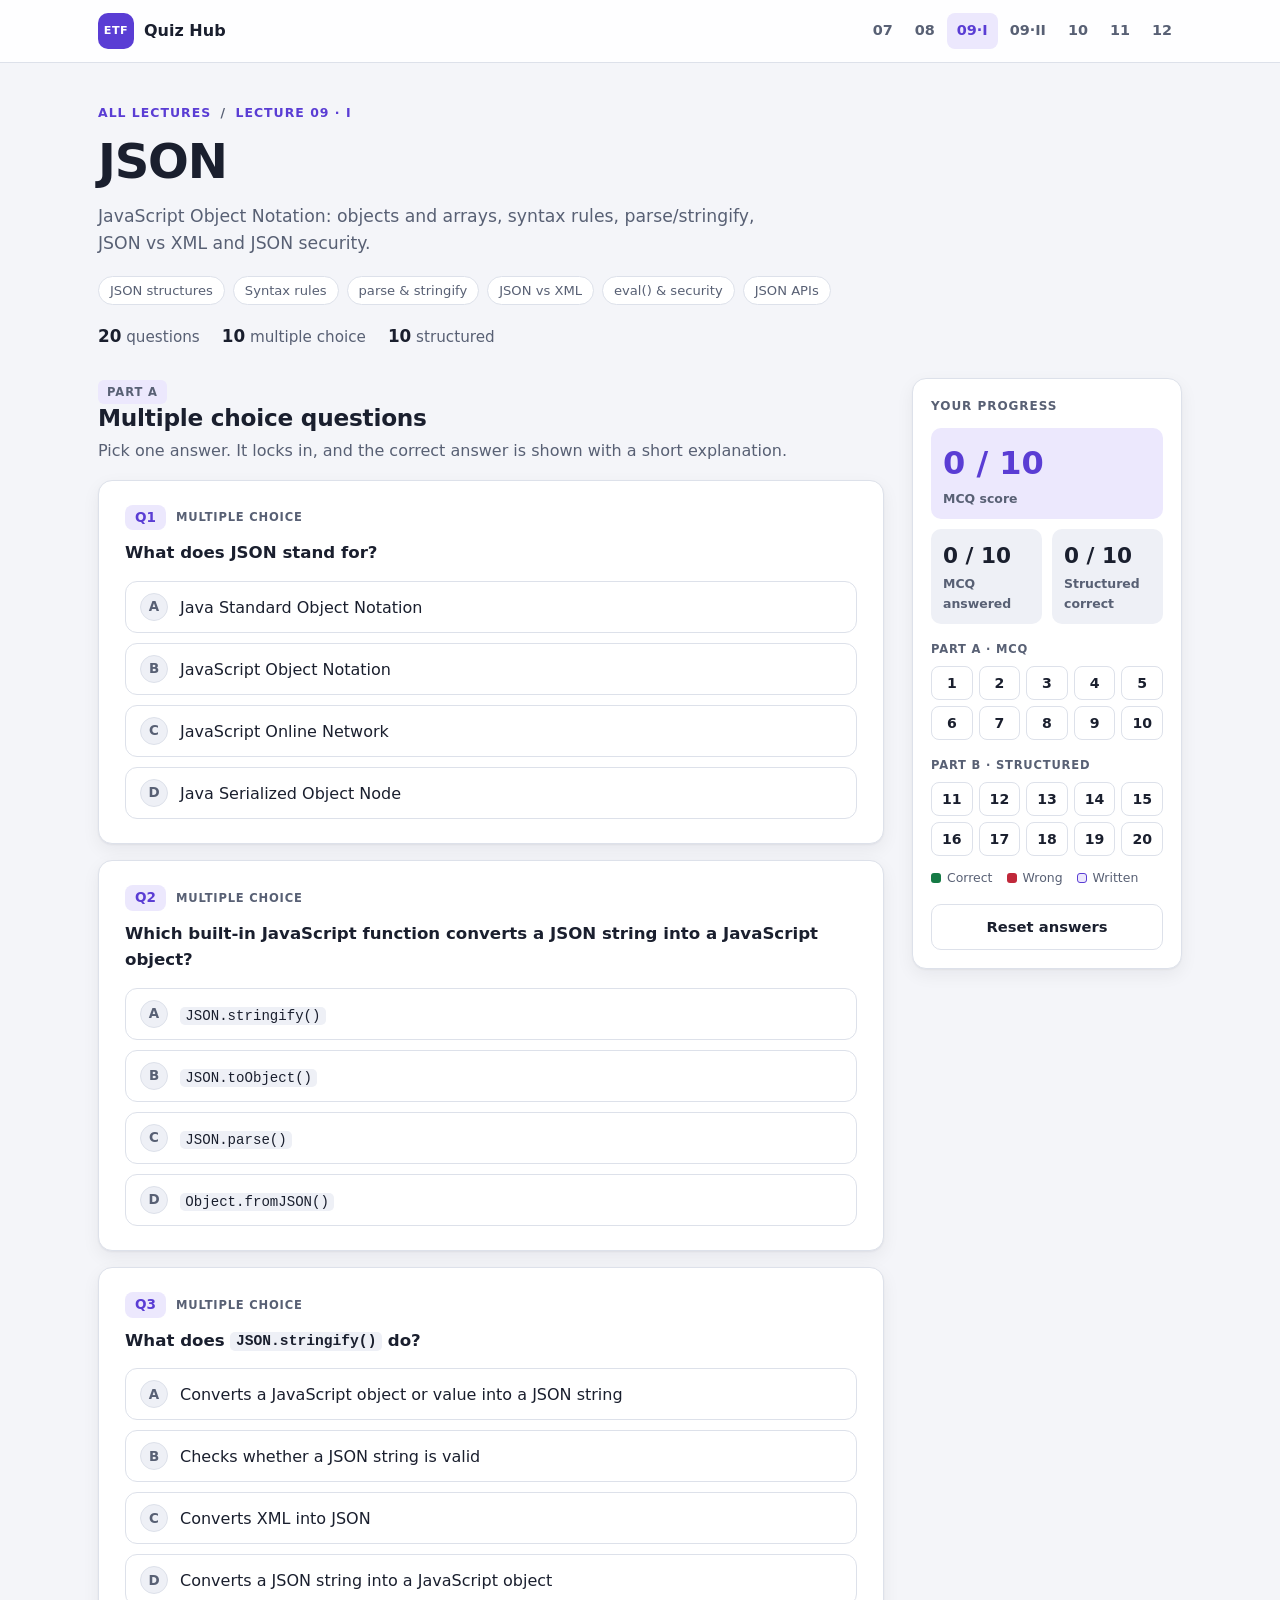
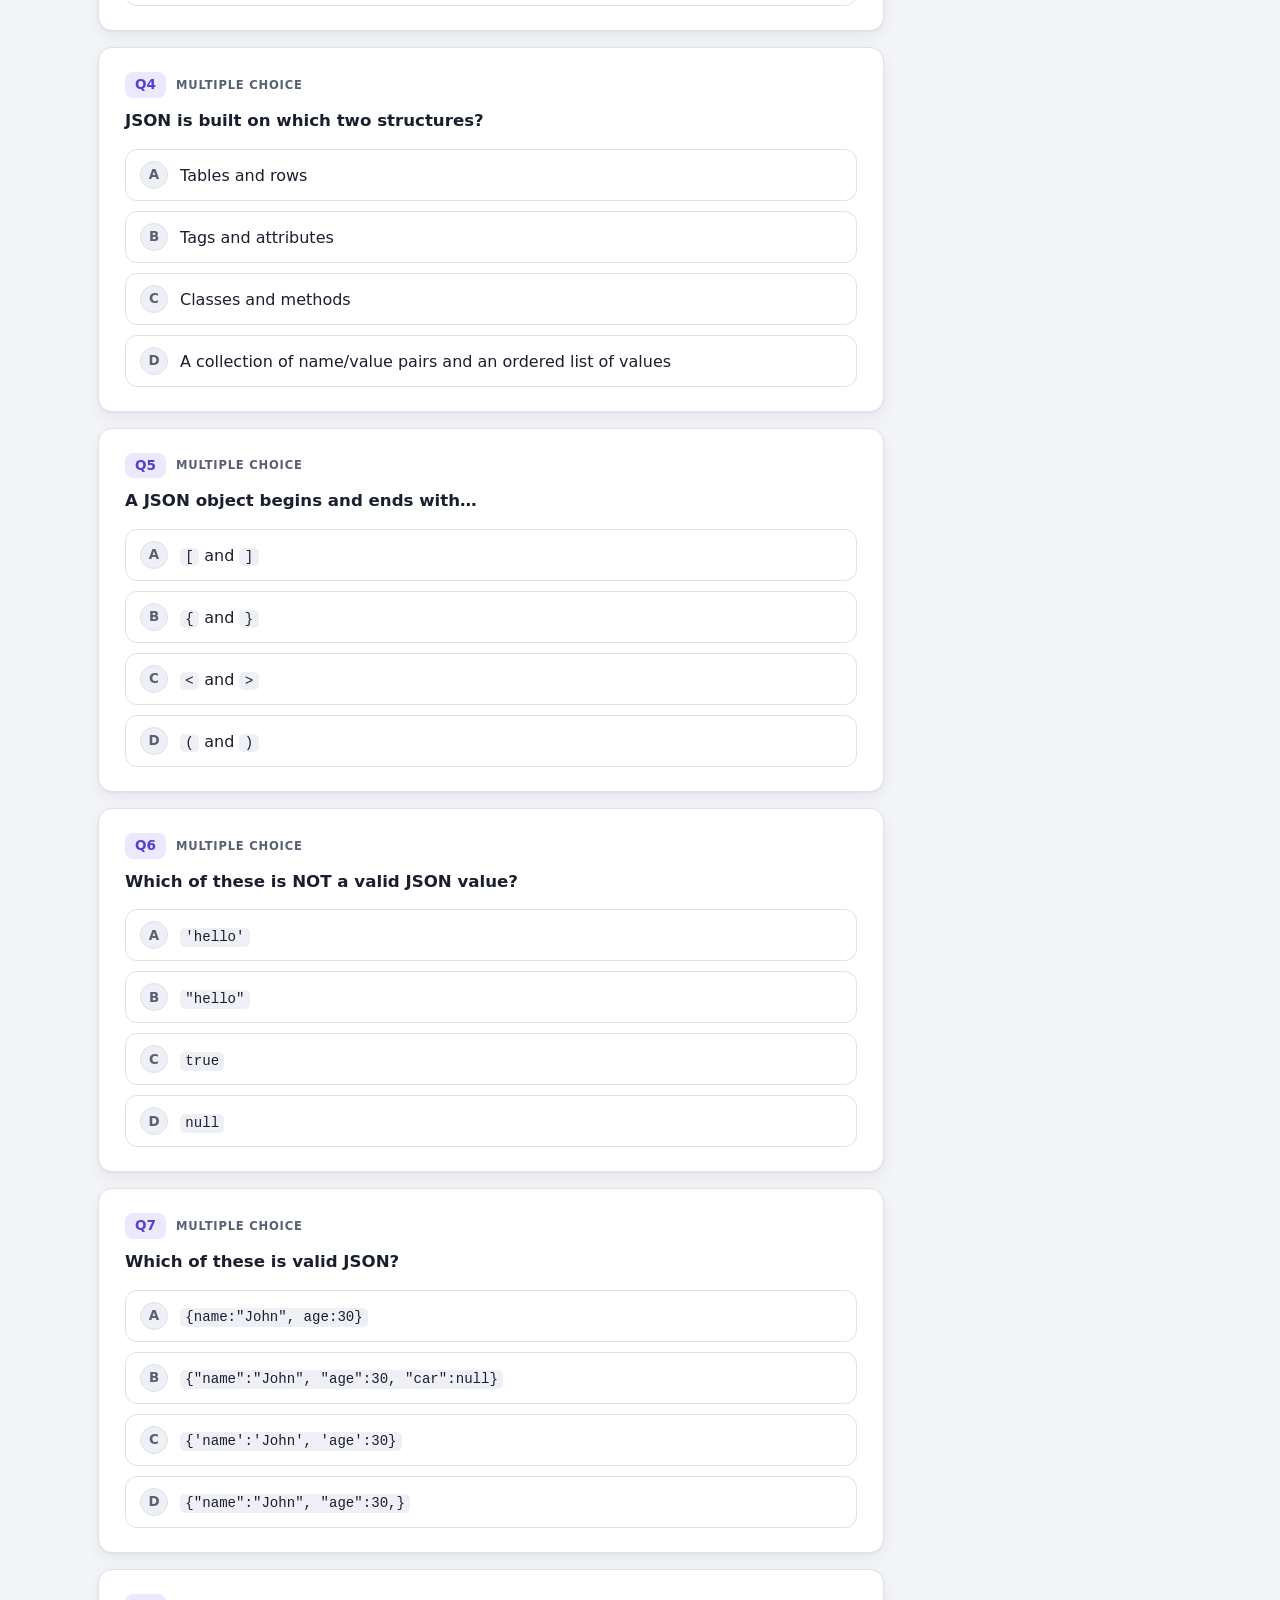
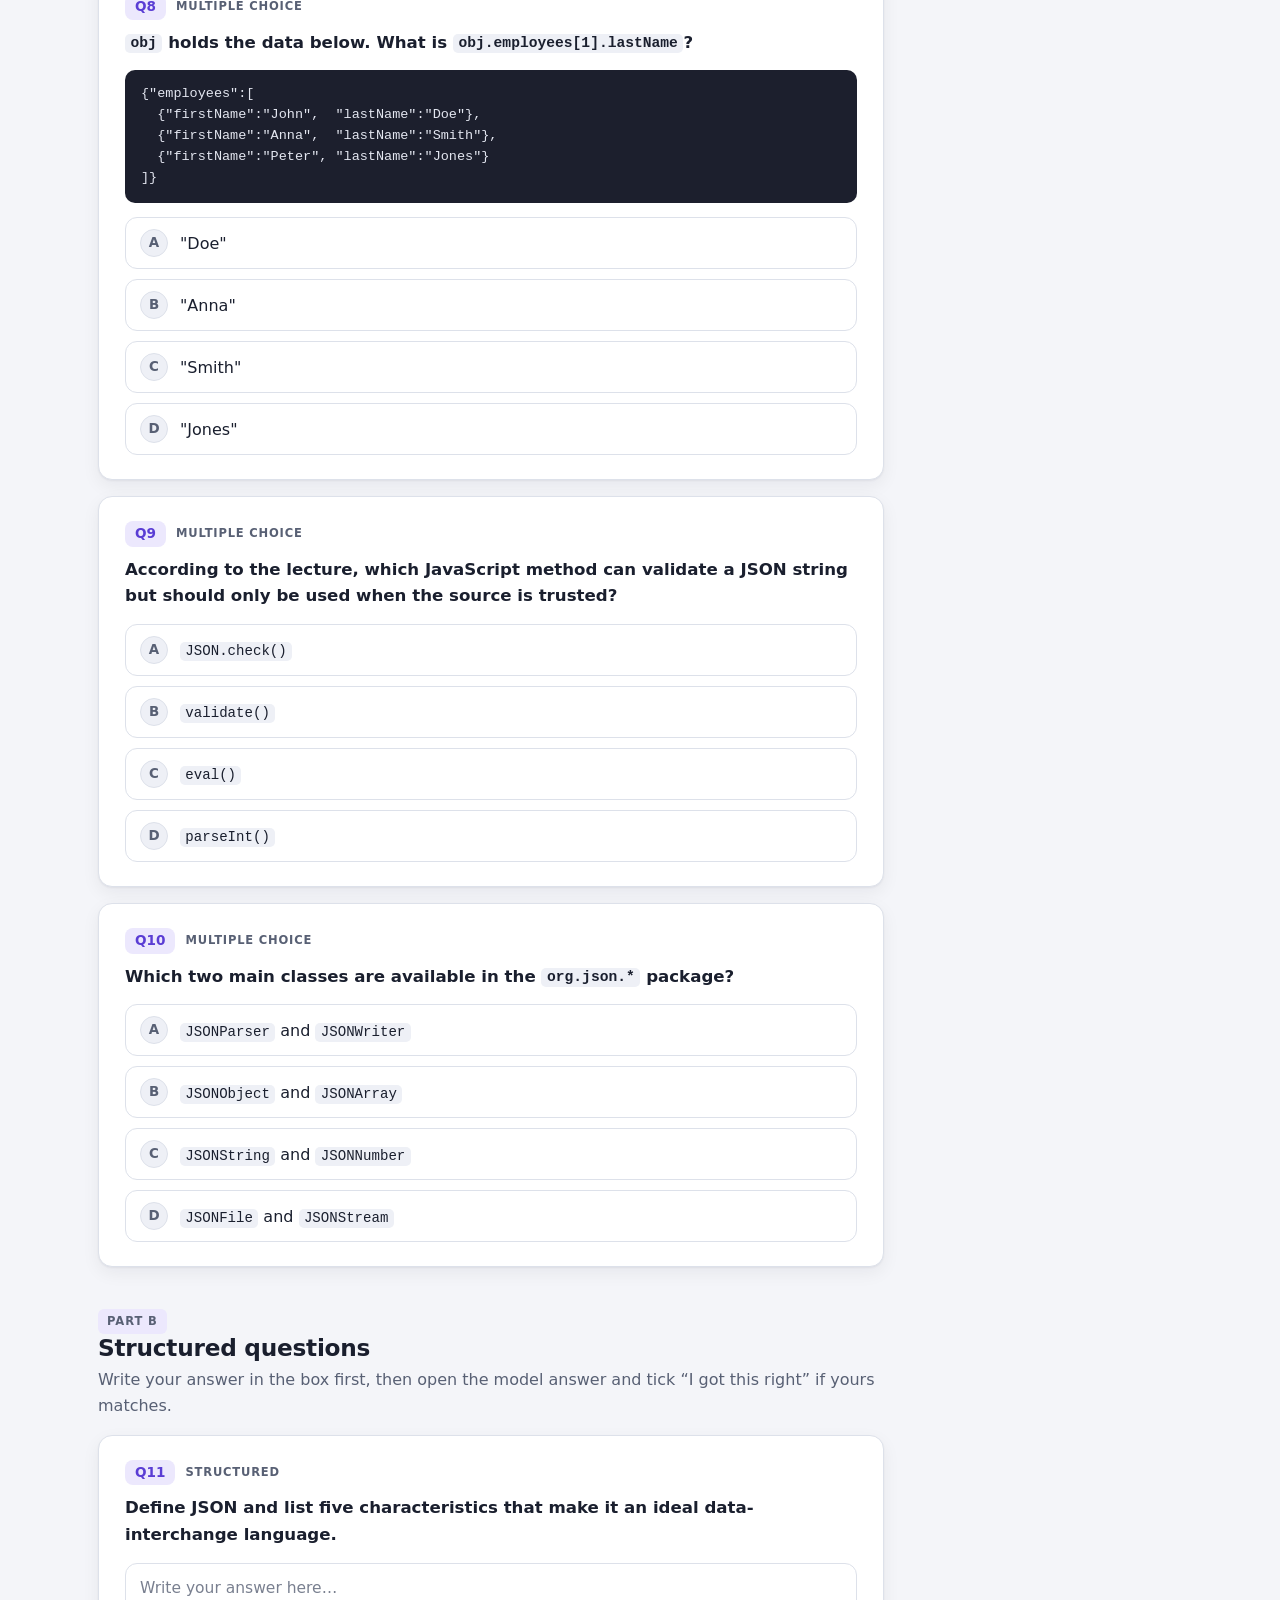
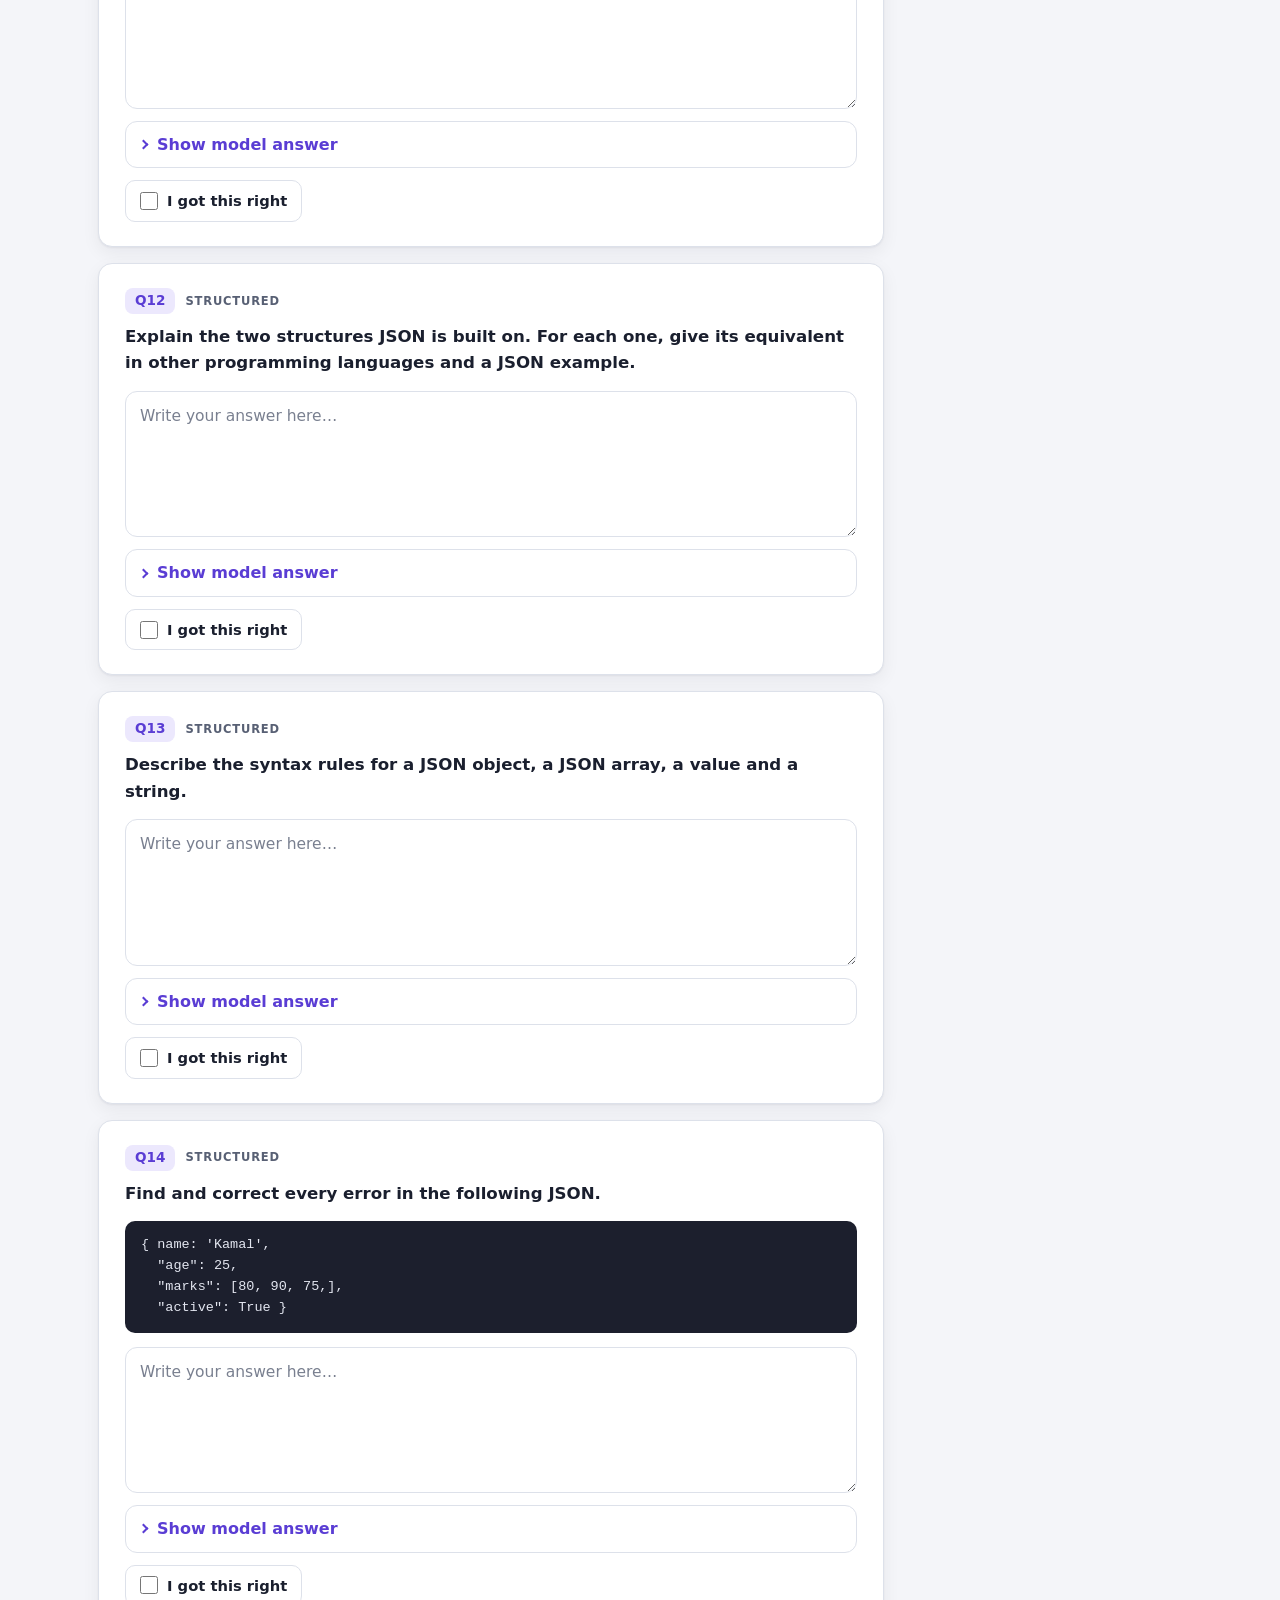
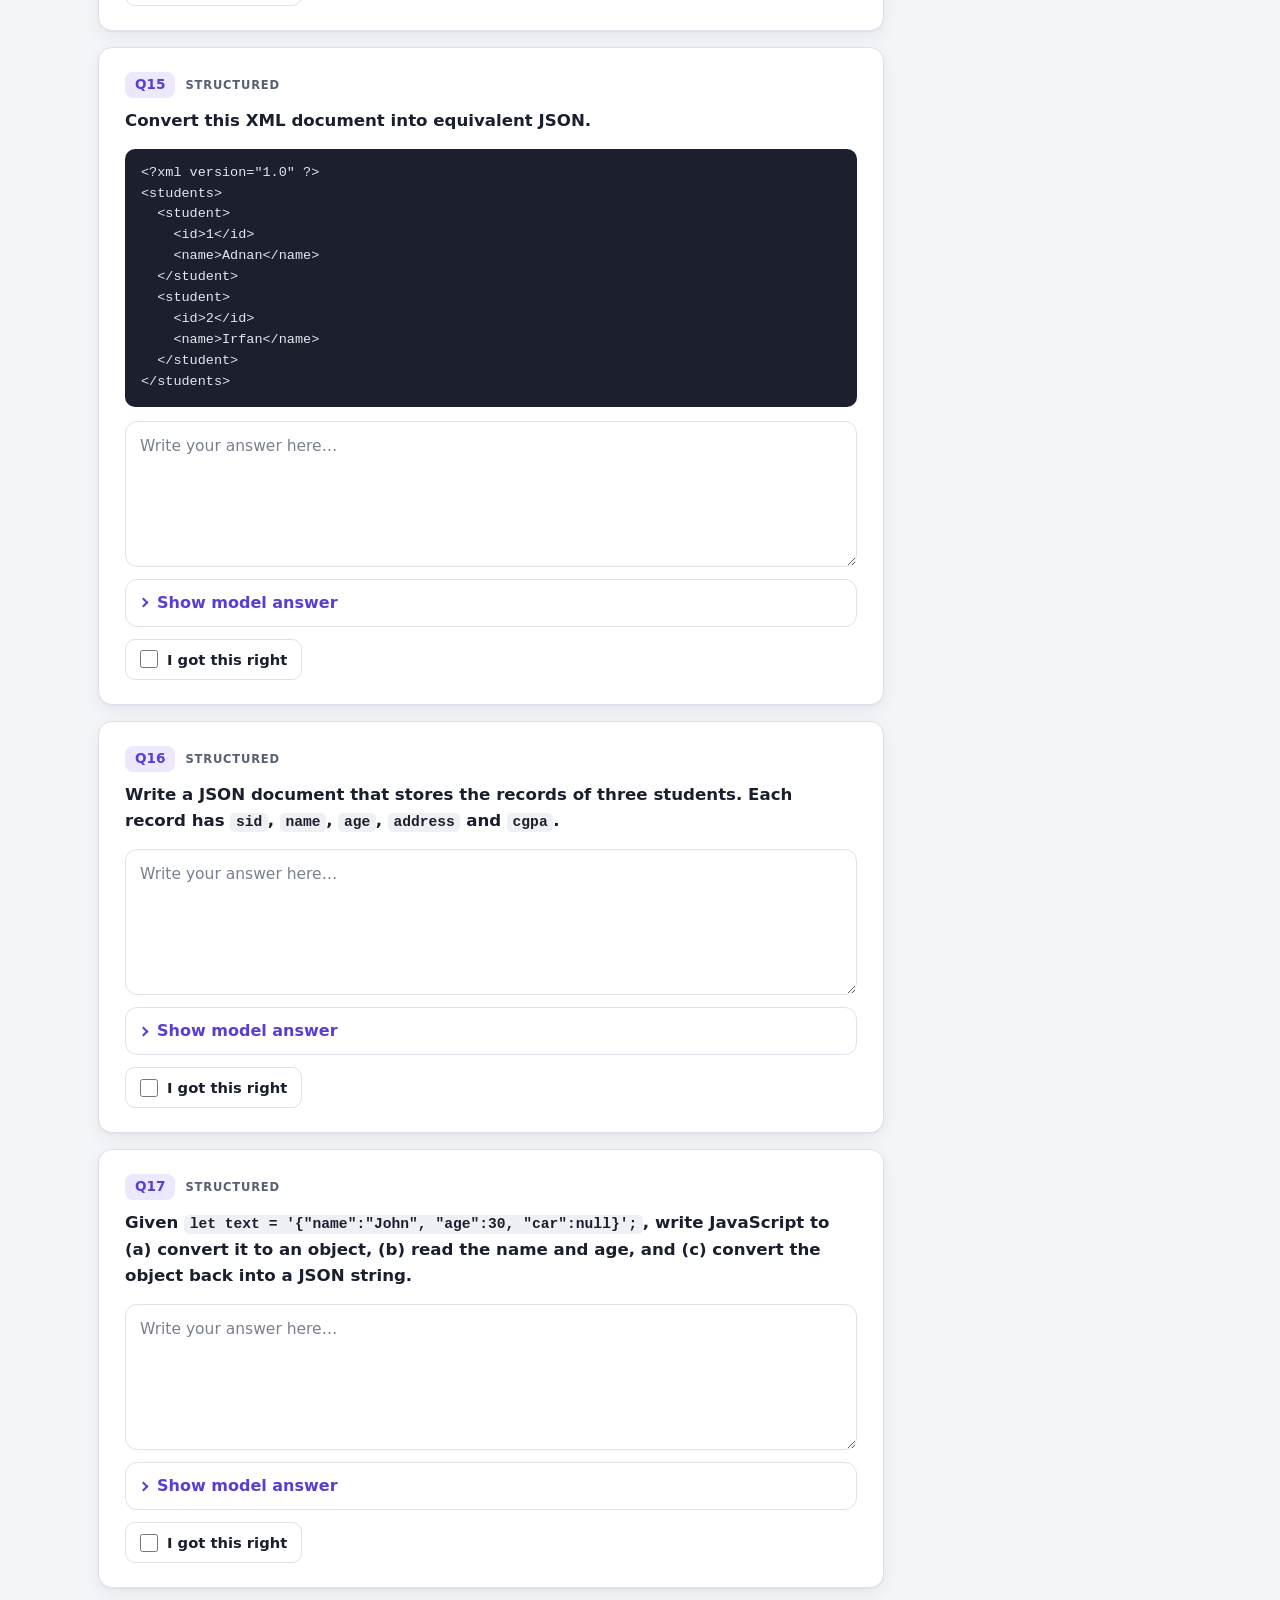
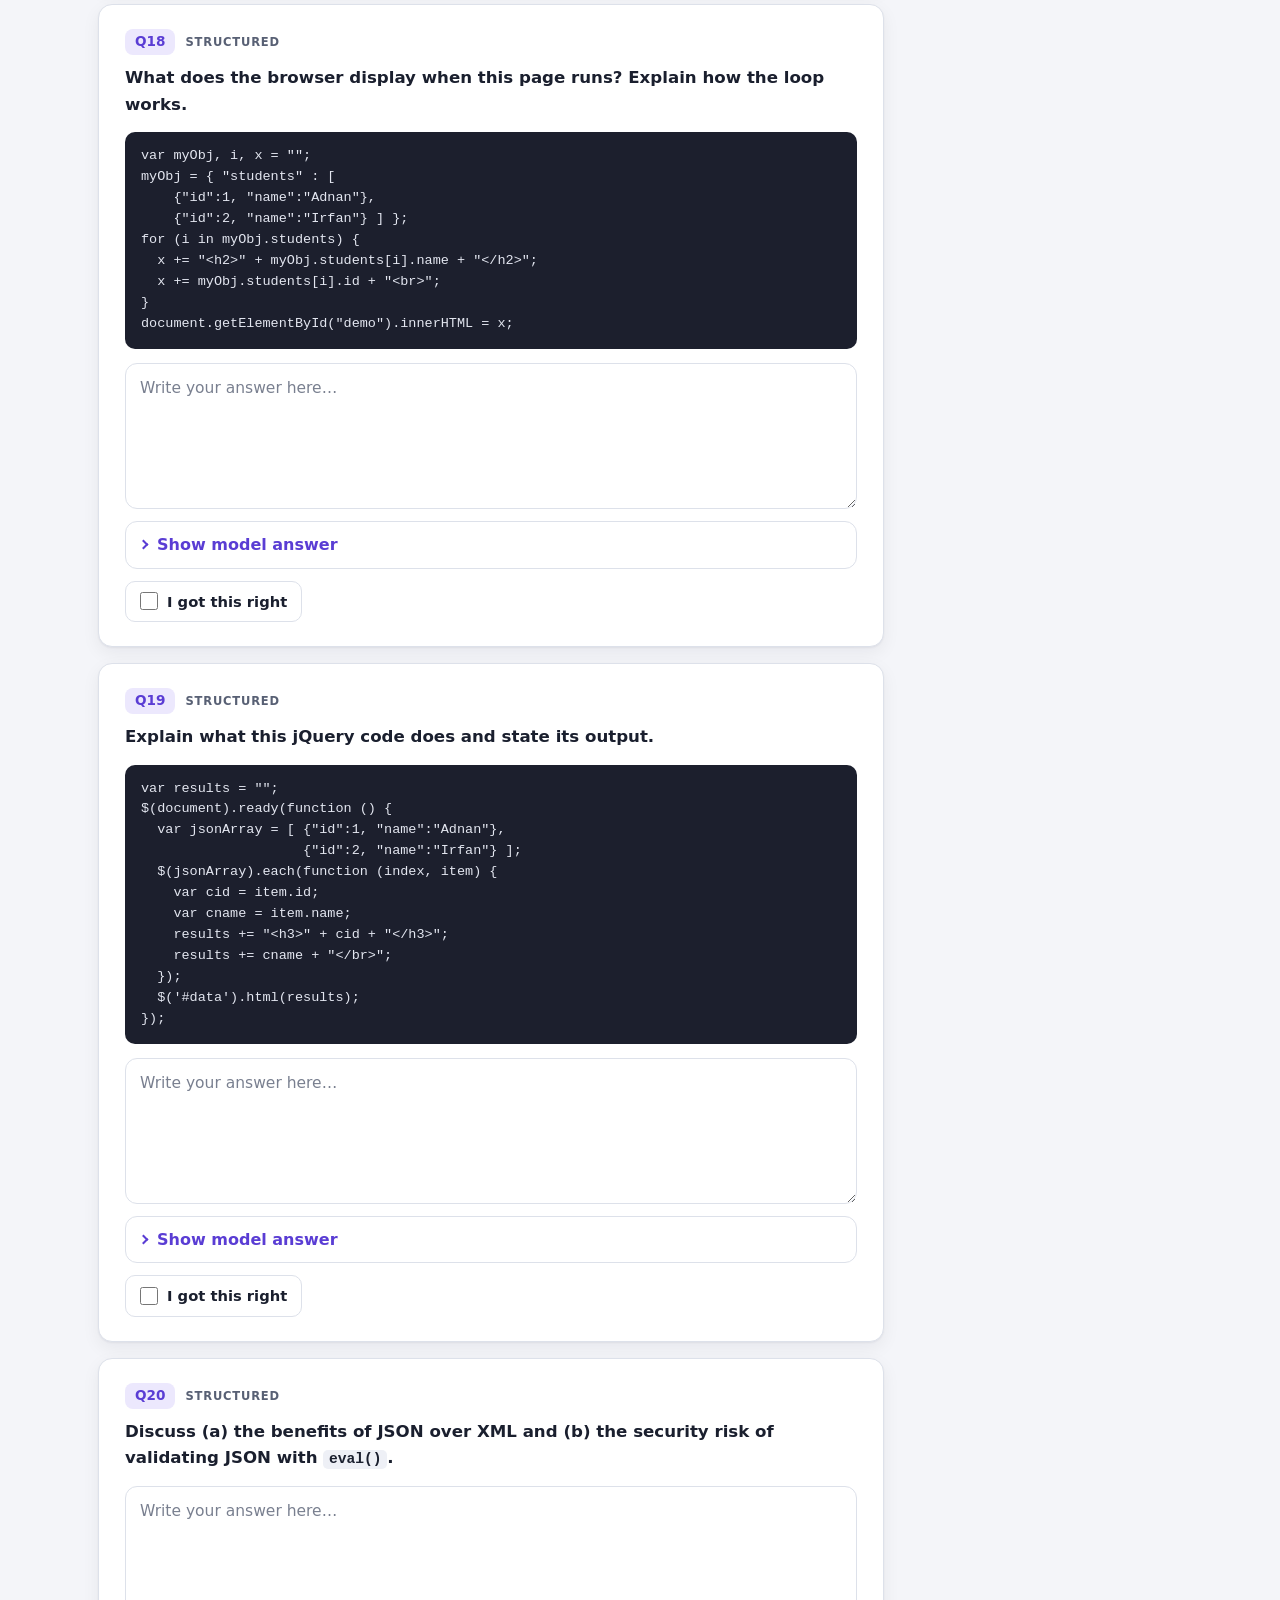
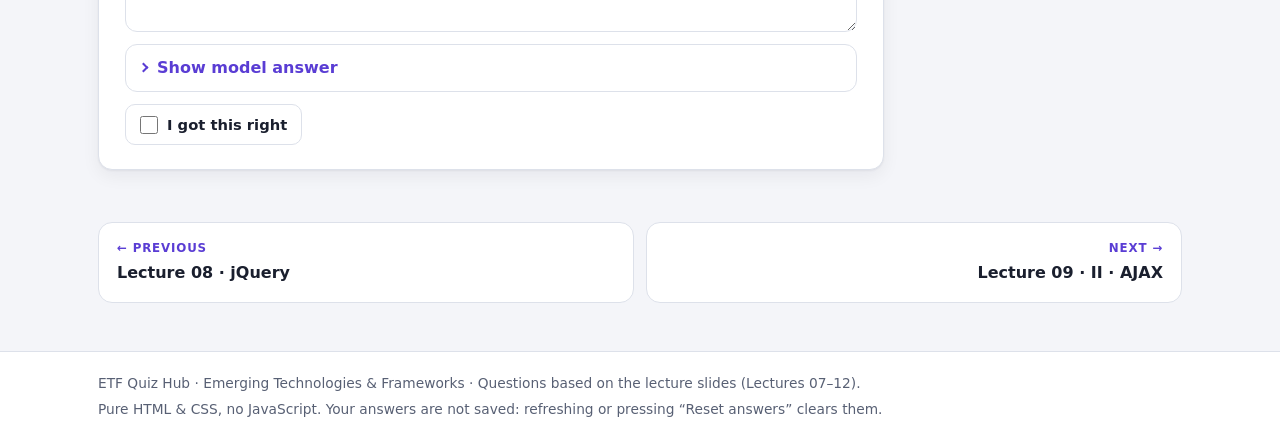
<file: lecture-09-1.html>
<!doctype html>
<html lang="en">
<head>
<meta charset="utf-8">
<meta name="viewport" content="width=device-width, initial-scale=1">
<title>Lecture 09 · I · JSON | ETF Quiz Hub</title>
<meta name="description" content="JavaScript Object Notation: objects and arrays, syntax rules, parse/stringify, JSON vs XML and JSON security.">
<link rel="stylesheet" href="css/style.css">
</head>
<body>
<a class="skip" href="#main">Skip to content</a>
<header class="topbar">
  <div class="wrap topbar-in">
    <a class="brand" href="index.html"><span class="brand-mark" aria-hidden="true">ETF</span><span class="brand-name">Quiz Hub</span></a>
    <nav class="topnav" aria-label="Lectures">
      <a href="lecture-07.html" title="Lecture 07: Responsive Web Design">07</a><a href="lecture-08.html" title="Lecture 08: jQuery">08</a><a href="lecture-09-1.html" title="Lecture 09 · I: JSON" aria-current="page">09·I</a><a href="lecture-09-2.html" title="Lecture 09 · II: AJAX">09·II</a><a href="lecture-10.html" title="Lecture 10: Building REST API — Part I">10</a><a href="lecture-11.html" title="Lecture 11: Building REST API — Part II">11</a><a href="lecture-12.html" title="Lecture 12: MongoDB">12</a>
    </nav>
  </div>
</header>
<div class="wrap">
  <section class="hero hero-lecture">
    <p class="eyebrow"><a href="index.html">All lectures</a> <span aria-hidden="true">/</span> Lecture 09 · I</p>
    <h1>JSON</h1>
    <p class="lede">JavaScript Object Notation: objects and arrays, syntax rules, parse/stringify, JSON vs XML and JSON security.</p>
    <ul class="chips" aria-label="Topics covered"><li>JSON structures</li><li>Syntax rules</li><li>parse &amp; stringify</li><li>JSON vs XML</li><li>eval() &amp; security</li><li>JSON APIs</li></ul>
    <ul class="meta">
      <li><strong>20</strong> questions</li>
      <li><strong>10</strong> multiple choice</li>
      <li><strong>10</strong> structured</li>
    </ul>
  </section>

  <div class="layout" id="main">
    <form class="quiz" id="quiz" method="dialog" autocomplete="off">
      <section class="part" id="part-a" aria-labelledby="part-a-h">
        <div class="part-head">
          <p class="part-tag">Part A</p>
          <h2 id="part-a-h">Multiple choice questions</h2>
          <p>Pick one answer. It locks in, and the correct answer is shown with a short explanation.</p>
        </div>
<article class="q" id="q1">
  <div class="q-head"><span class="q-no">Q1</span><span class="q-type">Multiple choice</span></div>
  <p class="q-text" id="q1-t">What does JSON stand for?</p>
  
  <div class="opts" role="radiogroup" aria-labelledby="q1-t">
    <label class="opt"><input type="radio" name="q1" value="a"><span class="key" aria-hidden="true">A</span><span class="opt-text">Java Standard Object Notation</span></label><label class="opt"><input type="radio" name="q1" value="b" class="ok"><span class="key" aria-hidden="true">B</span><span class="opt-text">JavaScript Object Notation</span></label><label class="opt"><input type="radio" name="q1" value="c"><span class="key" aria-hidden="true">C</span><span class="opt-text">JavaScript Online Network</span></label><label class="opt"><input type="radio" name="q1" value="d"><span class="key" aria-hidden="true">D</span><span class="opt-text">Java Serialized Object Node</span></label>
  </div>
  <div class="fb">
    <p class="verdict verdict-ok">Correct!</p>
    <p class="verdict verdict-bad">Not quite. The correct answer is B.</p>
    <p class="explain">JSON = JavaScript Object Notation, a lightweight data-interchange format.</p>
  </div>
</article>
<article class="q" id="q2">
  <div class="q-head"><span class="q-no">Q2</span><span class="q-type">Multiple choice</span></div>
  <p class="q-text" id="q2-t">Which built-in JavaScript function converts a JSON string into a JavaScript object?</p>
  
  <div class="opts" role="radiogroup" aria-labelledby="q2-t">
    <label class="opt"><input type="radio" name="q2" value="a"><span class="key" aria-hidden="true">A</span><span class="opt-text"><code>JSON.stringify()</code></span></label><label class="opt"><input type="radio" name="q2" value="b"><span class="key" aria-hidden="true">B</span><span class="opt-text"><code>JSON.toObject()</code></span></label><label class="opt"><input type="radio" name="q2" value="c" class="ok"><span class="key" aria-hidden="true">C</span><span class="opt-text"><code>JSON.parse()</code></span></label><label class="opt"><input type="radio" name="q2" value="d"><span class="key" aria-hidden="true">D</span><span class="opt-text"><code>Object.fromJSON()</code></span></label>
  </div>
  <div class="fb">
    <p class="verdict verdict-ok">Correct!</p>
    <p class="verdict verdict-bad">Not quite. The correct answer is C.</p>
    <p class="explain"><code>JSON.parse()</code> turns a JSON string into an object. <code>JSON.stringify()</code> does the opposite.</p>
  </div>
</article>
<article class="q" id="q3">
  <div class="q-head"><span class="q-no">Q3</span><span class="q-type">Multiple choice</span></div>
  <p class="q-text" id="q3-t">What does <code>JSON.stringify()</code> do?</p>
  
  <div class="opts" role="radiogroup" aria-labelledby="q3-t">
    <label class="opt"><input type="radio" name="q3" value="a" class="ok"><span class="key" aria-hidden="true">A</span><span class="opt-text">Converts a JavaScript object or value into a JSON string</span></label><label class="opt"><input type="radio" name="q3" value="b"><span class="key" aria-hidden="true">B</span><span class="opt-text">Checks whether a JSON string is valid</span></label><label class="opt"><input type="radio" name="q3" value="c"><span class="key" aria-hidden="true">C</span><span class="opt-text">Converts XML into JSON</span></label><label class="opt"><input type="radio" name="q3" value="d"><span class="key" aria-hidden="true">D</span><span class="opt-text">Converts a JSON string into a JavaScript object</span></label>
  </div>
  <div class="fb">
    <p class="verdict verdict-ok">Correct!</p>
    <p class="verdict verdict-bad">Not quite. The correct answer is A.</p>
    <p class="explain">JSON data is text only. <code>stringify()</code> produces that text so it can be sent between computers.</p>
  </div>
</article>
<article class="q" id="q4">
  <div class="q-head"><span class="q-no">Q4</span><span class="q-type">Multiple choice</span></div>
  <p class="q-text" id="q4-t">JSON is built on which two structures?</p>
  
  <div class="opts" role="radiogroup" aria-labelledby="q4-t">
    <label class="opt"><input type="radio" name="q4" value="a"><span class="key" aria-hidden="true">A</span><span class="opt-text">Tables and rows</span></label><label class="opt"><input type="radio" name="q4" value="b"><span class="key" aria-hidden="true">B</span><span class="opt-text">Tags and attributes</span></label><label class="opt"><input type="radio" name="q4" value="c"><span class="key" aria-hidden="true">C</span><span class="opt-text">Classes and methods</span></label><label class="opt"><input type="radio" name="q4" value="d" class="ok"><span class="key" aria-hidden="true">D</span><span class="opt-text">A collection of name/value pairs and an ordered list of values</span></label>
  </div>
  <div class="fb">
    <p class="verdict verdict-ok">Correct!</p>
    <p class="verdict verdict-bad">Not quite. The correct answer is D.</p>
    <p class="explain">Name/value pairs become an object, record, dictionary or hash table. An ordered list becomes an array, vector, list or sequence.</p>
  </div>
</article>
<article class="q" id="q5">
  <div class="q-head"><span class="q-no">Q5</span><span class="q-type">Multiple choice</span></div>
  <p class="q-text" id="q5-t">A JSON object begins and ends with…</p>
  
  <div class="opts" role="radiogroup" aria-labelledby="q5-t">
    <label class="opt"><input type="radio" name="q5" value="a"><span class="key" aria-hidden="true">A</span><span class="opt-text"><code>[</code> and <code>]</code></span></label><label class="opt"><input type="radio" name="q5" value="b" class="ok"><span class="key" aria-hidden="true">B</span><span class="opt-text"><code>{</code> and <code>}</code></span></label><label class="opt"><input type="radio" name="q5" value="c"><span class="key" aria-hidden="true">C</span><span class="opt-text"><code>&lt;</code> and <code>&gt;</code></span></label><label class="opt"><input type="radio" name="q5" value="d"><span class="key" aria-hidden="true">D</span><span class="opt-text"><code>(</code> and <code>)</code></span></label>
  </div>
  <div class="fb">
    <p class="verdict verdict-ok">Correct!</p>
    <p class="verdict verdict-bad">Not quite. The correct answer is B.</p>
    <p class="explain">Objects use braces <code>{ }</code>. Arrays use brackets <code>[ ]</code>.</p>
  </div>
</article>
<article class="q" id="q6">
  <div class="q-head"><span class="q-no">Q6</span><span class="q-type">Multiple choice</span></div>
  <p class="q-text" id="q6-t">Which of these is NOT a valid JSON value?</p>
  
  <div class="opts" role="radiogroup" aria-labelledby="q6-t">
    <label class="opt"><input type="radio" name="q6" value="a" class="ok"><span class="key" aria-hidden="true">A</span><span class="opt-text"><code>'hello'</code></span></label><label class="opt"><input type="radio" name="q6" value="b"><span class="key" aria-hidden="true">B</span><span class="opt-text"><code>"hello"</code></span></label><label class="opt"><input type="radio" name="q6" value="c"><span class="key" aria-hidden="true">C</span><span class="opt-text"><code>true</code></span></label><label class="opt"><input type="radio" name="q6" value="d"><span class="key" aria-hidden="true">D</span><span class="opt-text"><code>null</code></span></label>
  </div>
  <div class="fb">
    <p class="verdict verdict-ok">Correct!</p>
    <p class="verdict verdict-bad">Not quite. The correct answer is A.</p>
    <p class="explain">JSON strings must be in <strong>double</strong> quotes. Valid values are strings, numbers, true, false, null, objects and arrays.</p>
  </div>
</article>
<article class="q" id="q7">
  <div class="q-head"><span class="q-no">Q7</span><span class="q-type">Multiple choice</span></div>
  <p class="q-text" id="q7-t">Which of these is valid JSON?</p>
  
  <div class="opts" role="radiogroup" aria-labelledby="q7-t">
    <label class="opt"><input type="radio" name="q7" value="a"><span class="key" aria-hidden="true">A</span><span class="opt-text"><code>{name:"John", age:30}</code></span></label><label class="opt"><input type="radio" name="q7" value="b" class="ok"><span class="key" aria-hidden="true">B</span><span class="opt-text"><code>{"name":"John", "age":30, "car":null}</code></span></label><label class="opt"><input type="radio" name="q7" value="c"><span class="key" aria-hidden="true">C</span><span class="opt-text"><code>{'name':'John', 'age':30}</code></span></label><label class="opt"><input type="radio" name="q7" value="d"><span class="key" aria-hidden="true">D</span><span class="opt-text"><code>{"name":"John", "age":30,}</code></span></label>
  </div>
  <div class="fb">
    <p class="verdict verdict-ok">Correct!</p>
    <p class="verdict verdict-bad">Not quite. The correct answer is B.</p>
    <p class="explain">Names must be strings in double quotes, and a trailing comma is not allowed.</p>
  </div>
</article>
<article class="q" id="q8">
  <div class="q-head"><span class="q-no">Q8</span><span class="q-type">Multiple choice</span></div>
  <p class="q-text" id="q8-t"><code>obj</code> holds the data below. What is <code>obj.employees[1].lastName</code>?</p>
  <pre class="code"><code>{"employees":[
  {"firstName":"John",  "lastName":"Doe"},
  {"firstName":"Anna",  "lastName":"Smith"},
  {"firstName":"Peter", "lastName":"Jones"}
]}</code></pre>
  <div class="opts" role="radiogroup" aria-labelledby="q8-t">
    <label class="opt"><input type="radio" name="q8" value="a"><span class="key" aria-hidden="true">A</span><span class="opt-text">"Doe"</span></label><label class="opt"><input type="radio" name="q8" value="b"><span class="key" aria-hidden="true">B</span><span class="opt-text">"Anna"</span></label><label class="opt"><input type="radio" name="q8" value="c" class="ok"><span class="key" aria-hidden="true">C</span><span class="opt-text">"Smith"</span></label><label class="opt"><input type="radio" name="q8" value="d"><span class="key" aria-hidden="true">D</span><span class="opt-text">"Jones"</span></label>
  </div>
  <div class="fb">
    <p class="verdict verdict-ok">Correct!</p>
    <p class="verdict verdict-bad">Not quite. The correct answer is C.</p>
    <p class="explain">Array indexes start at 0, so <code>employees[1]</code> is the second object: Anna Smith.</p>
  </div>
</article>
<article class="q" id="q9">
  <div class="q-head"><span class="q-no">Q9</span><span class="q-type">Multiple choice</span></div>
  <p class="q-text" id="q9-t">According to the lecture, which JavaScript method can validate a JSON string but should only be used when the source is trusted?</p>
  
  <div class="opts" role="radiogroup" aria-labelledby="q9-t">
    <label class="opt"><input type="radio" name="q9" value="a"><span class="key" aria-hidden="true">A</span><span class="opt-text"><code>JSON.check()</code></span></label><label class="opt"><input type="radio" name="q9" value="b"><span class="key" aria-hidden="true">B</span><span class="opt-text"><code>validate()</code></span></label><label class="opt"><input type="radio" name="q9" value="c" class="ok"><span class="key" aria-hidden="true">C</span><span class="opt-text"><code>eval()</code></span></label><label class="opt"><input type="radio" name="q9" value="d"><span class="key" aria-hidden="true">D</span><span class="opt-text"><code>parseInt()</code></span></label>
  </div>
  <div class="fb">
    <p class="verdict verdict-ok">Correct!</p>
    <p class="verdict verdict-bad">Not quite. The correct answer is C.</p>
    <p class="explain"><code>eval()</code> runs any code it is given, so use it only on authentic, trusted strings. <code>parseJSON()</code> is safer, while <code>eval()</code> is faster.</p>
  </div>
</article>
<article class="q" id="q10">
  <div class="q-head"><span class="q-no">Q10</span><span class="q-type">Multiple choice</span></div>
  <p class="q-text" id="q10-t">Which two main classes are available in the <code>org.json.*</code> package?</p>
  
  <div class="opts" role="radiogroup" aria-labelledby="q10-t">
    <label class="opt"><input type="radio" name="q10" value="a"><span class="key" aria-hidden="true">A</span><span class="opt-text"><code>JSONParser</code> and <code>JSONWriter</code></span></label><label class="opt"><input type="radio" name="q10" value="b" class="ok"><span class="key" aria-hidden="true">B</span><span class="opt-text"><code>JSONObject</code> and <code>JSONArray</code></span></label><label class="opt"><input type="radio" name="q10" value="c"><span class="key" aria-hidden="true">C</span><span class="opt-text"><code>JSONString</code> and <code>JSONNumber</code></span></label><label class="opt"><input type="radio" name="q10" value="d"><span class="key" aria-hidden="true">D</span><span class="opt-text"><code>JSONFile</code> and <code>JSONStream</code></span></label>
  </div>
  <div class="fb">
    <p class="verdict verdict-ok">Correct!</p>
    <p class="verdict verdict-bad">Not quite. The correct answer is B.</p>
    <p class="explain"><code>org.json.JSONObject</code> and <code>org.json.JSONArray</code>. Their <code>toString()</code> methods generate JSON strings.</p>
  </div>
</article>
      </section>

      <section class="part" id="part-b" aria-labelledby="part-b-h">
        <div class="part-head">
          <p class="part-tag">Part B</p>
          <h2 id="part-b-h">Structured questions</h2>
          <p>Write your answer in the box first, then open the model answer and tick “I got this right” if yours matches.</p>
        </div>
<article class="q q-s" id="q11">
  <div class="q-head"><span class="q-no">Q11</span><span class="q-type">Structured</span></div>
  <p class="q-text" id="q11-t">Define JSON and list five characteristics that make it an ideal data-interchange language.</p>
  
  <textarea name="a11" rows="5" placeholder="Write your answer here…" aria-labelledby="q11-t"></textarea>
  <details class="model">
    <summary><span class="when-closed">Show model answer</span><span class="when-open">Hide model answer</span></summary>
    <div class="model-body"><p><strong>JSON (JavaScript Object Notation)</strong> is a lightweight, text-based data-interchange format.</p><ul><li>Easy for humans to read and write</li><li>Easy for machines to parse and generate</li><li>Based on a subset of the JavaScript programming language (Standard ECMA-262, 3rd Edition, December 1999)</li><li>A text format that is completely language independent</li><li>Text only, so data can easily be sent between computers and used by any programming language</li></ul></div>
  </details>
  <label class="self"><input type="checkbox" name="s11"><span>I got this right</span></label>
</article>
<article class="q q-s" id="q12">
  <div class="q-head"><span class="q-no">Q12</span><span class="q-type">Structured</span></div>
  <p class="q-text" id="q12-t">Explain the two structures JSON is built on. For each one, give its equivalent in other programming languages and a JSON example.</p>
  
  <textarea name="a12" rows="5" placeholder="Write your answer here…" aria-labelledby="q12-t"></textarea>
  <details class="model">
    <summary><span class="when-closed">Show model answer</span><span class="when-open">Hide model answer</span></summary>
    <div class="model-body"><ul><li><strong>A collection of name/value pairs.</strong> Other languages call it an object, record, dictionary, hash table, keyed list or associative array. Example: <code>{"name":"John"}</code></li><li><strong>An ordered list of values.</strong> Other languages call it an array, vector, list or sequence. Example: <code>["red", "green", "blue"]</code></li></ul><p>These structures can be nested, for example an object that holds an array of objects.</p></div>
  </details>
  <label class="self"><input type="checkbox" name="s12"><span>I got this right</span></label>
</article>
<article class="q q-s" id="q13">
  <div class="q-head"><span class="q-no">Q13</span><span class="q-type">Structured</span></div>
  <p class="q-text" id="q13-t">Describe the syntax rules for a JSON <strong>object</strong>, a JSON <strong>array</strong>, a <strong>value</strong> and a <strong>string</strong>.</p>
  
  <textarea name="a13" rows="5" placeholder="Write your answer here…" aria-labelledby="q13-t"></textarea>
  <details class="model">
    <summary><span class="when-closed">Show model answer</span><span class="when-open">Hide model answer</span></summary>
    <div class="model-body"><ul><li><strong>Object:</strong> an unordered set of name/value pairs. It begins with <code>{</code> and ends with <code>}</code>. Each name is followed by <code>:</code> and the pairs are separated by <code>,</code>.</li><li><strong>Array:</strong> an ordered collection of values. It begins with <code>[</code> and ends with <code>]</code>, and values are separated by <code>,</code>.</li><li><strong>Value:</strong> a string in double quotes, a number, <code>true</code>, <code>false</code>, <code>null</code>, an object or an array. Values can be nested.</li><li><strong>String:</strong> zero or more Unicode characters wrapped in double quotes, using backslash escapes. A character is a single-character string, much like a C or Java string.</li></ul></div>
  </details>
  <label class="self"><input type="checkbox" name="s13"><span>I got this right</span></label>
</article>
<article class="q q-s" id="q14">
  <div class="q-head"><span class="q-no">Q14</span><span class="q-type">Structured</span></div>
  <p class="q-text" id="q14-t">Find and correct every error in the following JSON.</p>
  <pre class="code"><code>{ name: 'Kamal',
  "age": 25,
  "marks": [80, 90, 75,],
  "active": True }</code></pre>
  <textarea name="a14" rows="5" placeholder="Write your answer here…" aria-labelledby="q14-t"></textarea>
  <details class="model">
    <summary><span class="when-closed">Show model answer</span><span class="when-open">Hide model answer</span></summary>
    <div class="model-body"><ul><li><code>name</code> is not in quotes. Names must be strings: <code>"name"</code>.</li><li><code>'Kamal'</code> uses single quotes. Use double quotes: <code>"Kamal"</code>.</li><li>There is a trailing comma after <code>75</code>, which is not allowed.</li><li><code>True</code> must be lowercase: <code>true</code>.</li></ul><pre class="code"><code>{
  "name": "Kamal",
  "age": 25,
  "marks": [80, 90, 75],
  "active": true
}</code></pre></div>
  </details>
  <label class="self"><input type="checkbox" name="s14"><span>I got this right</span></label>
</article>
<article class="q q-s" id="q15">
  <div class="q-head"><span class="q-no">Q15</span><span class="q-type">Structured</span></div>
  <p class="q-text" id="q15-t">Convert this XML document into equivalent JSON.</p>
  <pre class="code"><code>&lt;?xml version="1.0" ?&gt;
&lt;students&gt;
  &lt;student&gt;
    &lt;id&gt;1&lt;/id&gt;
    &lt;name&gt;Adnan&lt;/name&gt;
  &lt;/student&gt;
  &lt;student&gt;
    &lt;id&gt;2&lt;/id&gt;
    &lt;name&gt;Irfan&lt;/name&gt;
  &lt;/student&gt;
&lt;/students&gt;</code></pre>
  <textarea name="a15" rows="5" placeholder="Write your answer here…" aria-labelledby="q15-t"></textarea>
  <details class="model">
    <summary><span class="when-closed">Show model answer</span><span class="when-open">Hide model answer</span></summary>
    <div class="model-body"><pre class="code"><code>{
  "students": [
    { "id": 1, "name": "Adnan" },
    { "id": 2, "name": "Irfan" }
  ]
}</code></pre><p>The repeated <code>&lt;student&gt;</code> elements become an array, and each child element becomes a name/value pair. JSON needs no closing tags, so it is shorter.</p></div>
  </details>
  <label class="self"><input type="checkbox" name="s15"><span>I got this right</span></label>
</article>
<article class="q q-s" id="q16">
  <div class="q-head"><span class="q-no">Q16</span><span class="q-type">Structured</span></div>
  <p class="q-text" id="q16-t">Write a JSON document that stores the records of three students. Each record has <code>sid</code>, <code>name</code>, <code>age</code>, <code>address</code> and <code>cgpa</code>.</p>
  
  <textarea name="a16" rows="5" placeholder="Write your answer here…" aria-labelledby="q16-t"></textarea>
  <details class="model">
    <summary><span class="when-closed">Show model answer</span><span class="when-open">Hide model answer</span></summary>
    <div class="model-body"><pre class="code"><code>{
  "students": [
    { "sid": 1, "name": "Nimal", "age": 22, "address": "Malabe",    "cgpa": 3.45 },
    { "sid": 2, "name": "Saman", "age": 23, "address": "Colombo 3", "cgpa": 3.10 },
    { "sid": 3, "name": "Kasun", "age": 21, "address": "Kandy",     "cgpa": 3.72 }
  ]
}</code></pre><p>Check: every name is in double quotes, strings are in double quotes, numbers have no quotes, and there are no trailing commas.</p></div>
  </details>
  <label class="self"><input type="checkbox" name="s16"><span>I got this right</span></label>
</article>
<article class="q q-s" id="q17">
  <div class="q-head"><span class="q-no">Q17</span><span class="q-type">Structured</span></div>
  <p class="q-text" id="q17-t">Given <code>let text = '{"name":"John", "age":30, "car":null}';</code>, write JavaScript to (a) convert it to an object, (b) read the name and age, and (c) convert the object back into a JSON string.</p>
  
  <textarea name="a17" rows="5" placeholder="Write your answer here…" aria-labelledby="q17-t"></textarea>
  <details class="model">
    <summary><span class="when-closed">Show model answer</span><span class="when-open">Hide model answer</span></summary>
    <div class="model-body"><pre class="code"><code>let obj = JSON.parse(text);        // (a) string -&gt; object
let personName = obj.name;         // (b) "John"
let personAge  = obj.age;          //     30
console.log(personName, personAge);
let back = JSON.stringify(obj);    // (c) '{"name":"John","age":30,"car":null}'</code></pre><p>The object has 3 properties: name, age and car. Each property has a value, and <code>car</code> is <code>null</code>.</p></div>
  </details>
  <label class="self"><input type="checkbox" name="s17"><span>I got this right</span></label>
</article>
<article class="q q-s" id="q18">
  <div class="q-head"><span class="q-no">Q18</span><span class="q-type">Structured</span></div>
  <p class="q-text" id="q18-t">What does the browser display when this page runs? Explain how the loop works.</p>
  <pre class="code"><code>var myObj, i, x = "";
myObj = { "students" : [
    {"id":1, "name":"Adnan"},
    {"id":2, "name":"Irfan"} ] };
for (i in myObj.students) {
  x += "&lt;h2&gt;" + myObj.students[i].name + "&lt;/h2&gt;";
  x += myObj.students[i].id + "&lt;br&gt;";
}
document.getElementById("demo").innerHTML = x;</code></pre>
  <textarea name="a18" rows="5" placeholder="Write your answer here…" aria-labelledby="q18-t"></textarea>
  <details class="model">
    <summary><span class="when-closed">Show model answer</span><span class="when-open">Hide model answer</span></summary>
    <div class="model-body"><pre class="code"><code>Adnan      (as an &lt;h2&gt; heading)
1
Irfan      (as an &lt;h2&gt; heading)
2</code></pre><p><code>for (i in myObj.students)</code> loops over the array indexes 0 and 1. For each student it adds the name inside <code>&lt;h2&gt;</code> and then the id followed by <code>&lt;br&gt;</code> to <code>x</code>. Finally <code>x</code> is written into the <code>#demo</code> paragraph with <code>innerHTML</code>.</p></div>
  </details>
  <label class="self"><input type="checkbox" name="s18"><span>I got this right</span></label>
</article>
<article class="q q-s" id="q19">
  <div class="q-head"><span class="q-no">Q19</span><span class="q-type">Structured</span></div>
  <p class="q-text" id="q19-t">Explain what this jQuery code does and state its output.</p>
  <pre class="code"><code>var results = "";
$(document).ready(function () {
  var jsonArray = [ {"id":1, "name":"Adnan"},
                    {"id":2, "name":"Irfan"} ];
  $(jsonArray).each(function (index, item) {
    var cid = item.id;
    var cname = item.name;
    results += "&lt;h3&gt;" + cid + "&lt;/h3&gt;";
    results += cname + "&lt;/br&gt;";
  });
  $('#data').html(results);
});</code></pre>
  <textarea name="a19" rows="5" placeholder="Write your answer here…" aria-labelledby="q19-t"></textarea>
  <details class="model">
    <summary><span class="when-closed">Show model answer</span><span class="when-open">Hide model answer</span></summary>
    <div class="model-body"><ul><li>When the DOM is ready, <code>$(jsonArray).each(function(index, item){...})</code> runs once for every object in the array.</li><li><code>item.id</code> and <code>item.name</code> read each object's values, which are added to <code>results</code> as an <code>&lt;h3&gt;</code> (id) followed by the name and a line break.</li><li><code>$('#data').html(results)</code> puts the built HTML into the <code>#data</code> paragraph.</li></ul><p>Output under the heading “This jQuery with JSON Example”: <strong>1</strong> (h3), Adnan, <strong>2</strong> (h3), Irfan.</p></div>
  </details>
  <label class="self"><input type="checkbox" name="s19"><span>I got this right</span></label>
</article>
<article class="q q-s" id="q20">
  <div class="q-head"><span class="q-no">Q20</span><span class="q-type">Structured</span></div>
  <p class="q-text" id="q20-t">Discuss (a) the benefits of JSON over XML and (b) the security risk of validating JSON with <code>eval()</code>.</p>
  
  <textarea name="a20" rows="5" placeholder="Write your answer here…" aria-labelledby="q20-t"></textarea>
  <details class="model">
    <summary><span class="when-closed">Show model answer</span><span class="when-open">Hide model answer</span></summary>
    <div class="model-body"><p>(a) Benefits of JSON over XML:</p><ul><li>JSON supports data types such as string, integer and Boolean.</li><li>It is the native data format of JavaScript, so the browser reads and understands it faster. XML has to be parsed with XPath, an overhead JSON removes.</li><li>JSON has no tags, only data, so less data is transferred between client and server. It is lighter than XML, whose tags increase the data size.</li><li>It is easy for humans to read and write.</li></ul><p>(b) <code>eval()</code> executes whatever JavaScript it is given, so a malicious string could run harmful code. Use <code>eval()</code> only when the source is authentic and trusted. When there is a security risk, use a parser such as <code>parseJSON()</code> from json.org/json.js. <code>eval()</code> is faster but less safe. In modern JavaScript, the built-in <code>JSON.parse()</code> is the safe choice.</p></div>
  </details>
  <label class="self"><input type="checkbox" name="s20"><span>I got this right</span></label>
</article>
      </section>
    </form>

    <aside class="panel" aria-label="Your progress">
      <div class="panel-card">
        <p class="panel-title">Your progress</p>
        <div class="stats-row">
          <div class="stat stat-main"><span class="stat-val v-score"></span><span class="stat-lbl">MCQ score</span></div>
          <div class="stat"><span class="stat-val v-ans"></span><span class="stat-lbl">MCQ answered</span></div>
          <div class="stat"><span class="stat-val v-self"></span><span class="stat-lbl">Structured correct</span></div>
        </div>
        <nav class="qnav" aria-label="Jump to question">
          <p class="qnav-lbl">Part A · MCQ</p>
          <div class="qnav-grid"><a href="#q1">1</a><a href="#q2">2</a><a href="#q3">3</a><a href="#q4">4</a><a href="#q5">5</a><a href="#q6">6</a><a href="#q7">7</a><a href="#q8">8</a><a href="#q9">9</a><a href="#q10">10</a></div>
          <p class="qnav-lbl">Part B · Structured</p>
          <div class="qnav-grid"><a href="#q11">11</a><a href="#q12">12</a><a href="#q13">13</a><a href="#q14">14</a><a href="#q15">15</a><a href="#q16">16</a><a href="#q17">17</a><a href="#q18">18</a><a href="#q19">19</a><a href="#q20">20</a></div>
          <ul class="legend">
            <li><span class="dot dot-ok"></span>Correct</li>
            <li><span class="dot dot-bad"></span>Wrong</li>
            <li><span class="dot dot-wip"></span>Written</li>
          </ul>
        </nav>
        <button type="reset" form="quiz" class="btn-reset">Reset answers</button>
      </div>
    </aside>
  </div>

  <nav class="pager" aria-label="Other lectures"><a class="prev" href="lecture-08.html"><span class="dir">← Previous</span>Lecture 08 · jQuery</a><a class="next" href="lecture-09-2.html"><span class="dir">Next →</span>Lecture 09 · II · AJAX</a></nav>
</div>
<footer class="foot">
  <div class="wrap foot-in">
    <p>ETF Quiz Hub · Emerging Technologies &amp; Frameworks · Questions based on the lecture slides (Lectures 07–12).</p>
    <p>Pure HTML &amp; CSS, no JavaScript. Your answers are not saved: refreshing or pressing “Reset answers” clears them.</p>
  </div>
</footer>
</body>
</html>
</file>
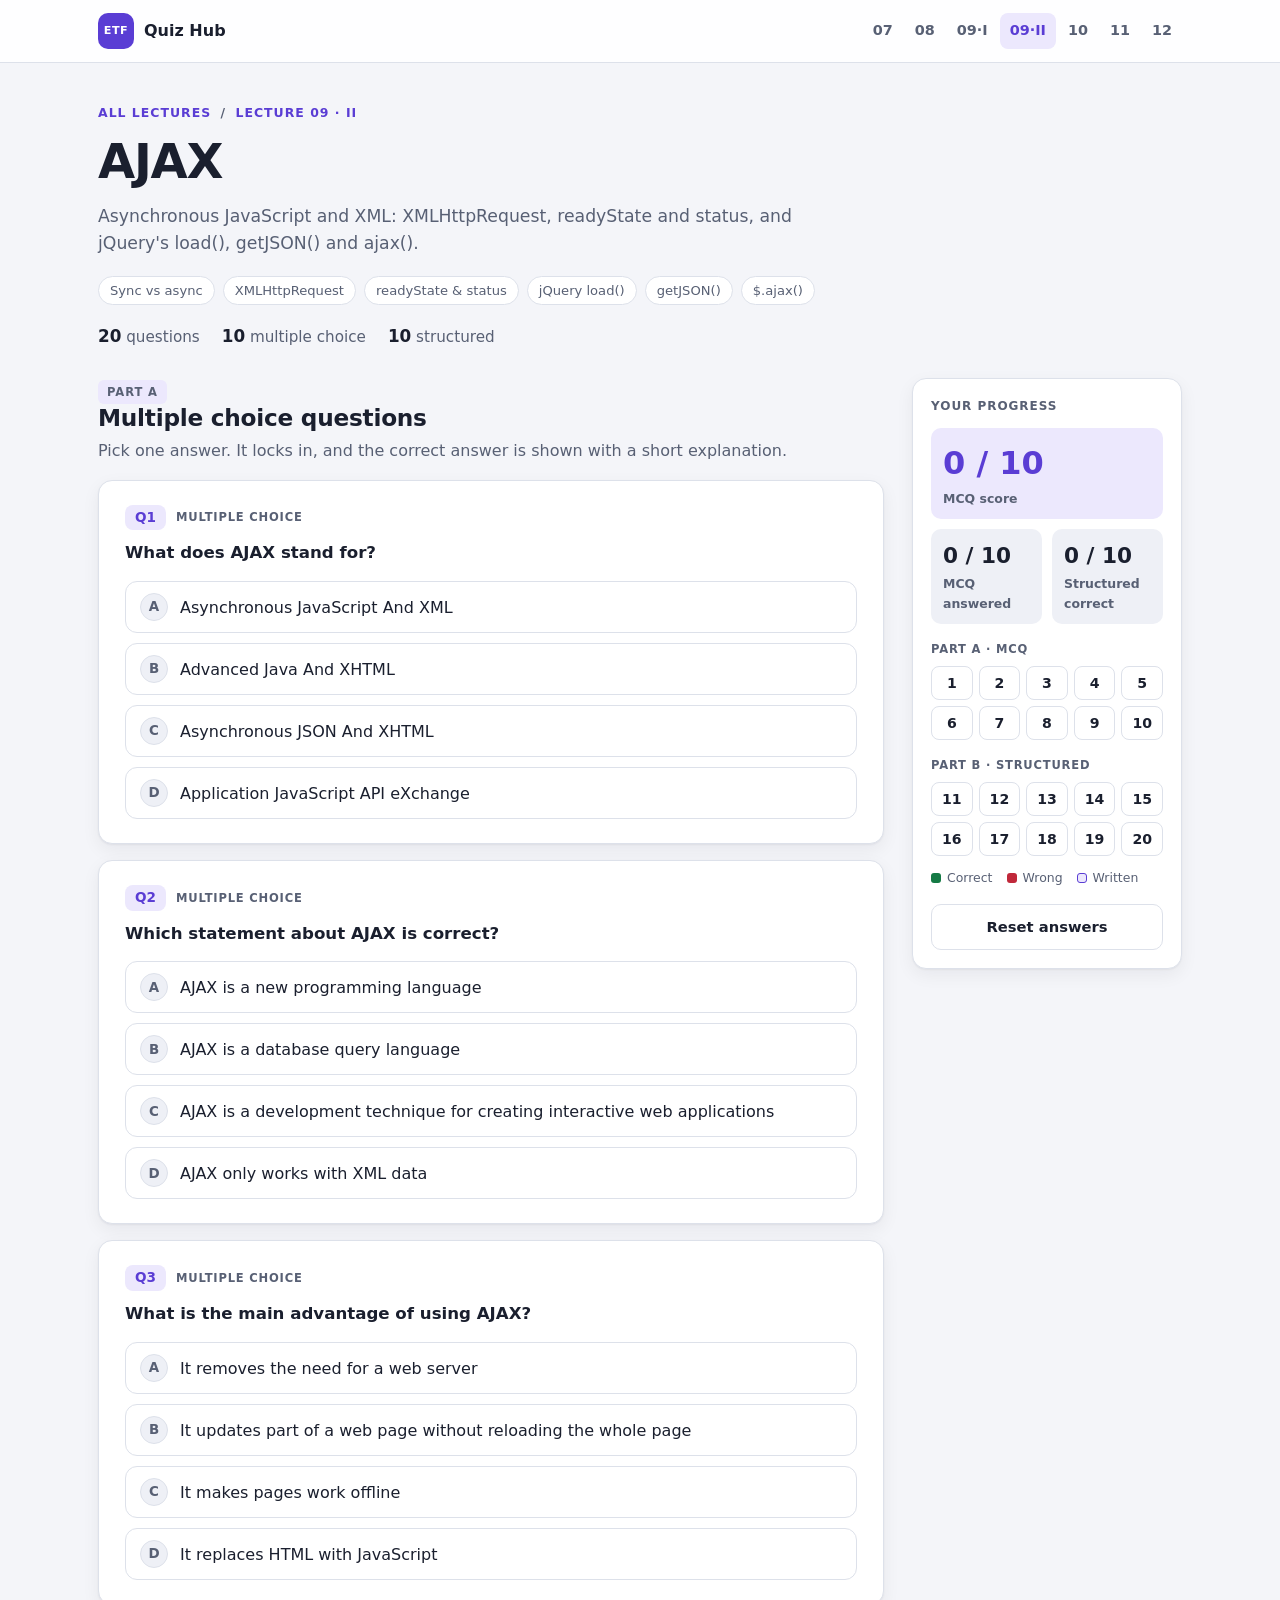
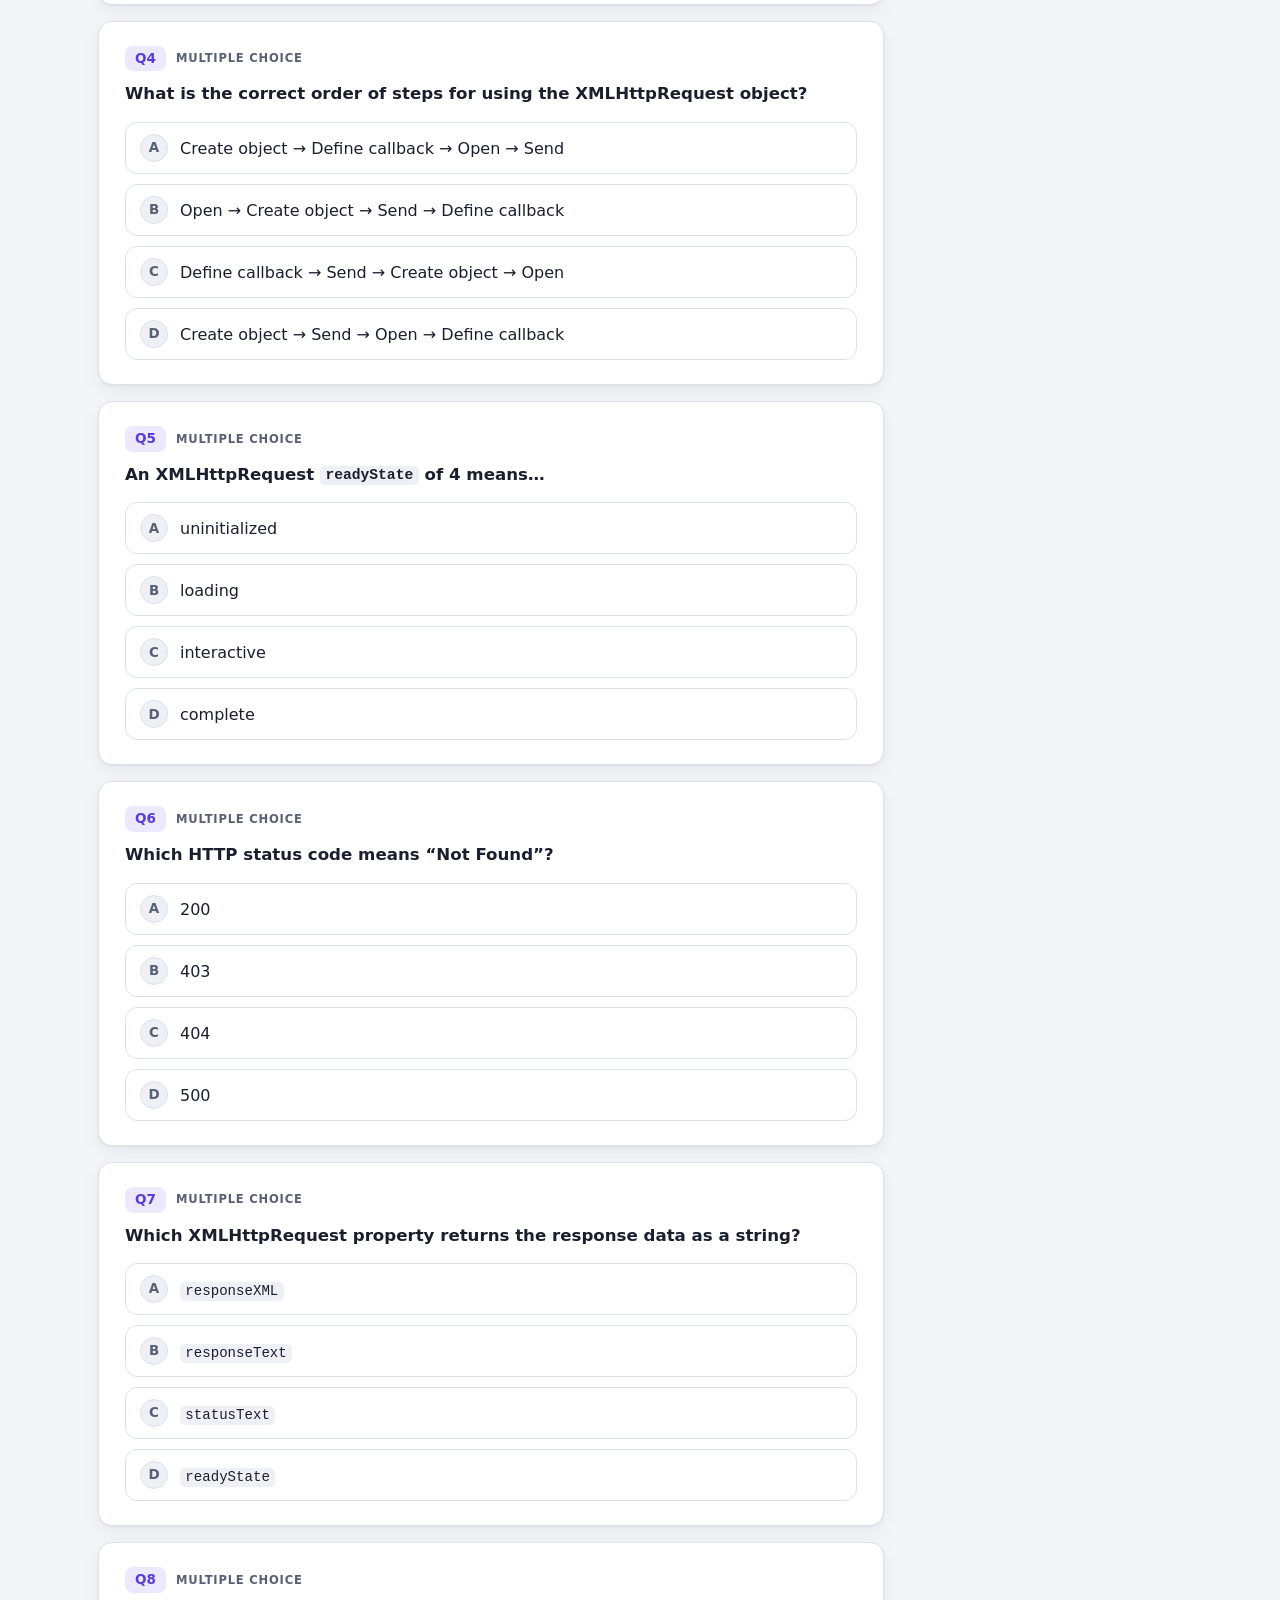
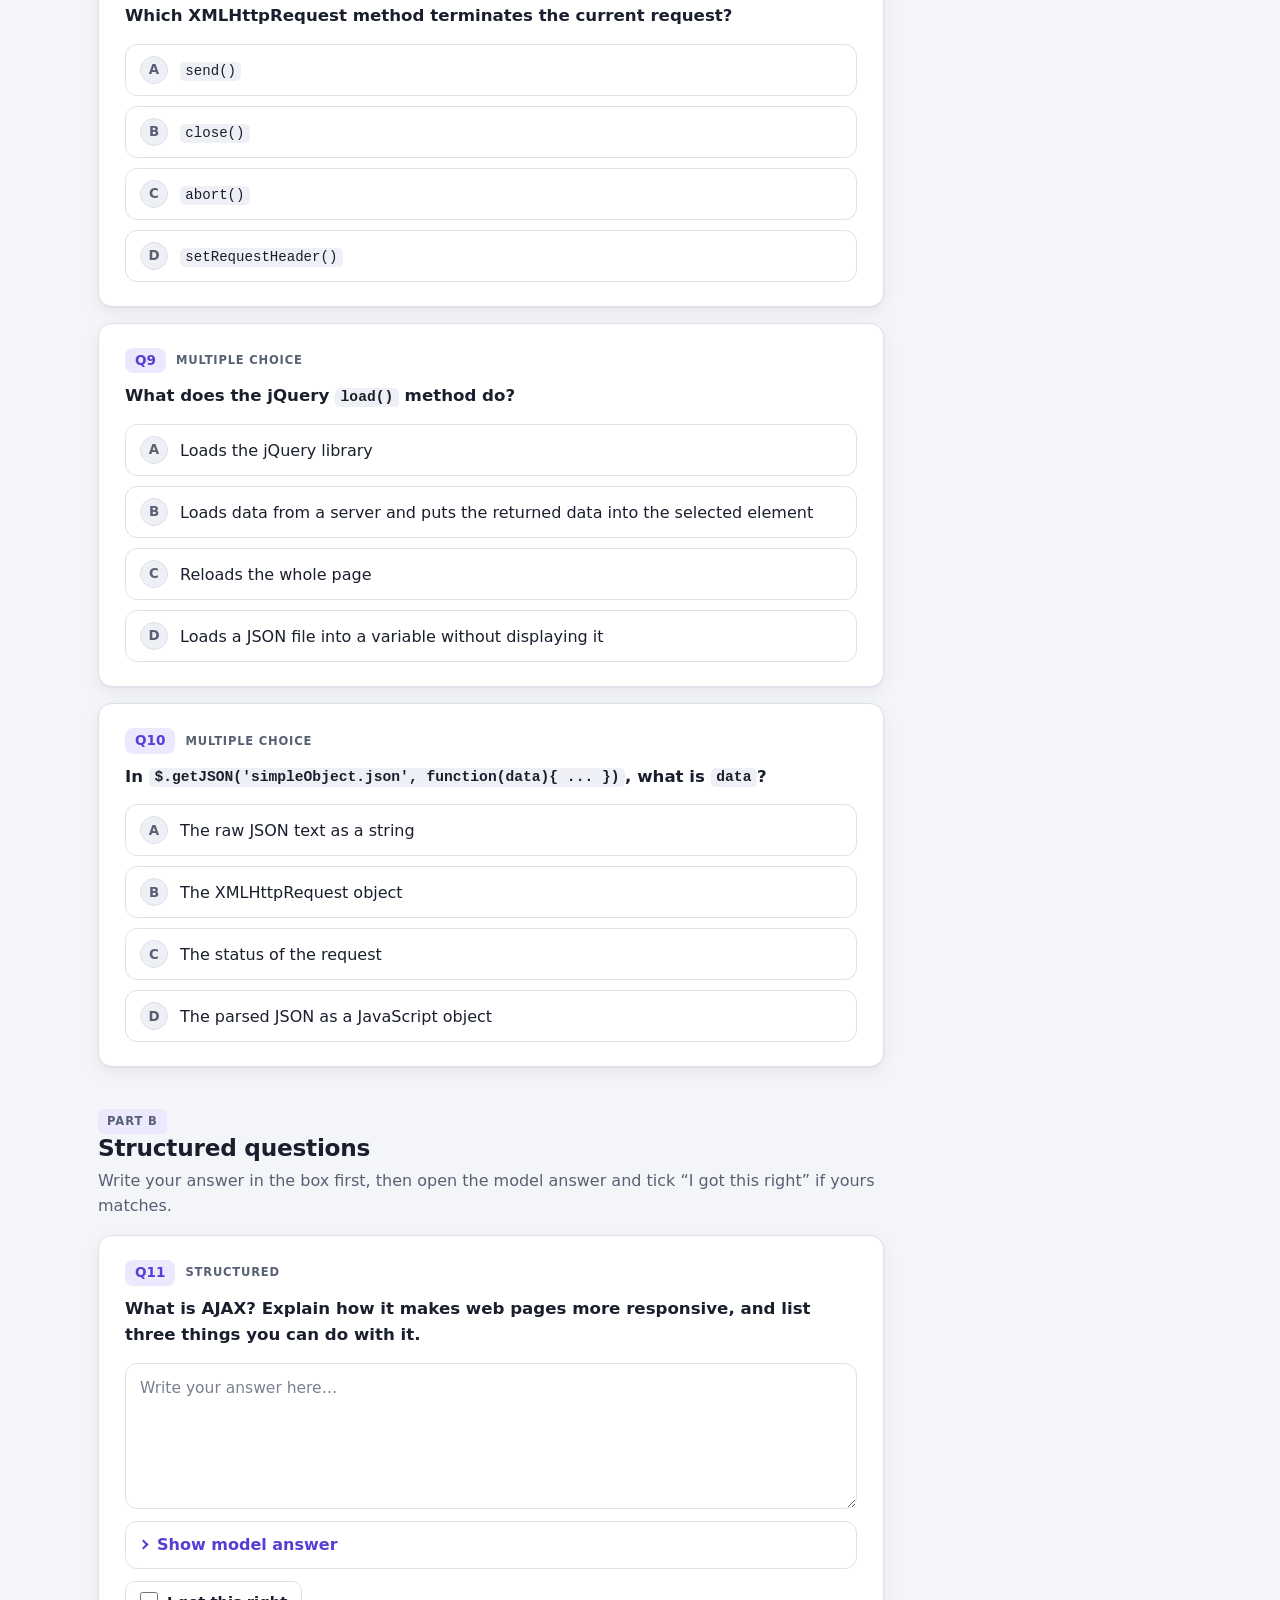
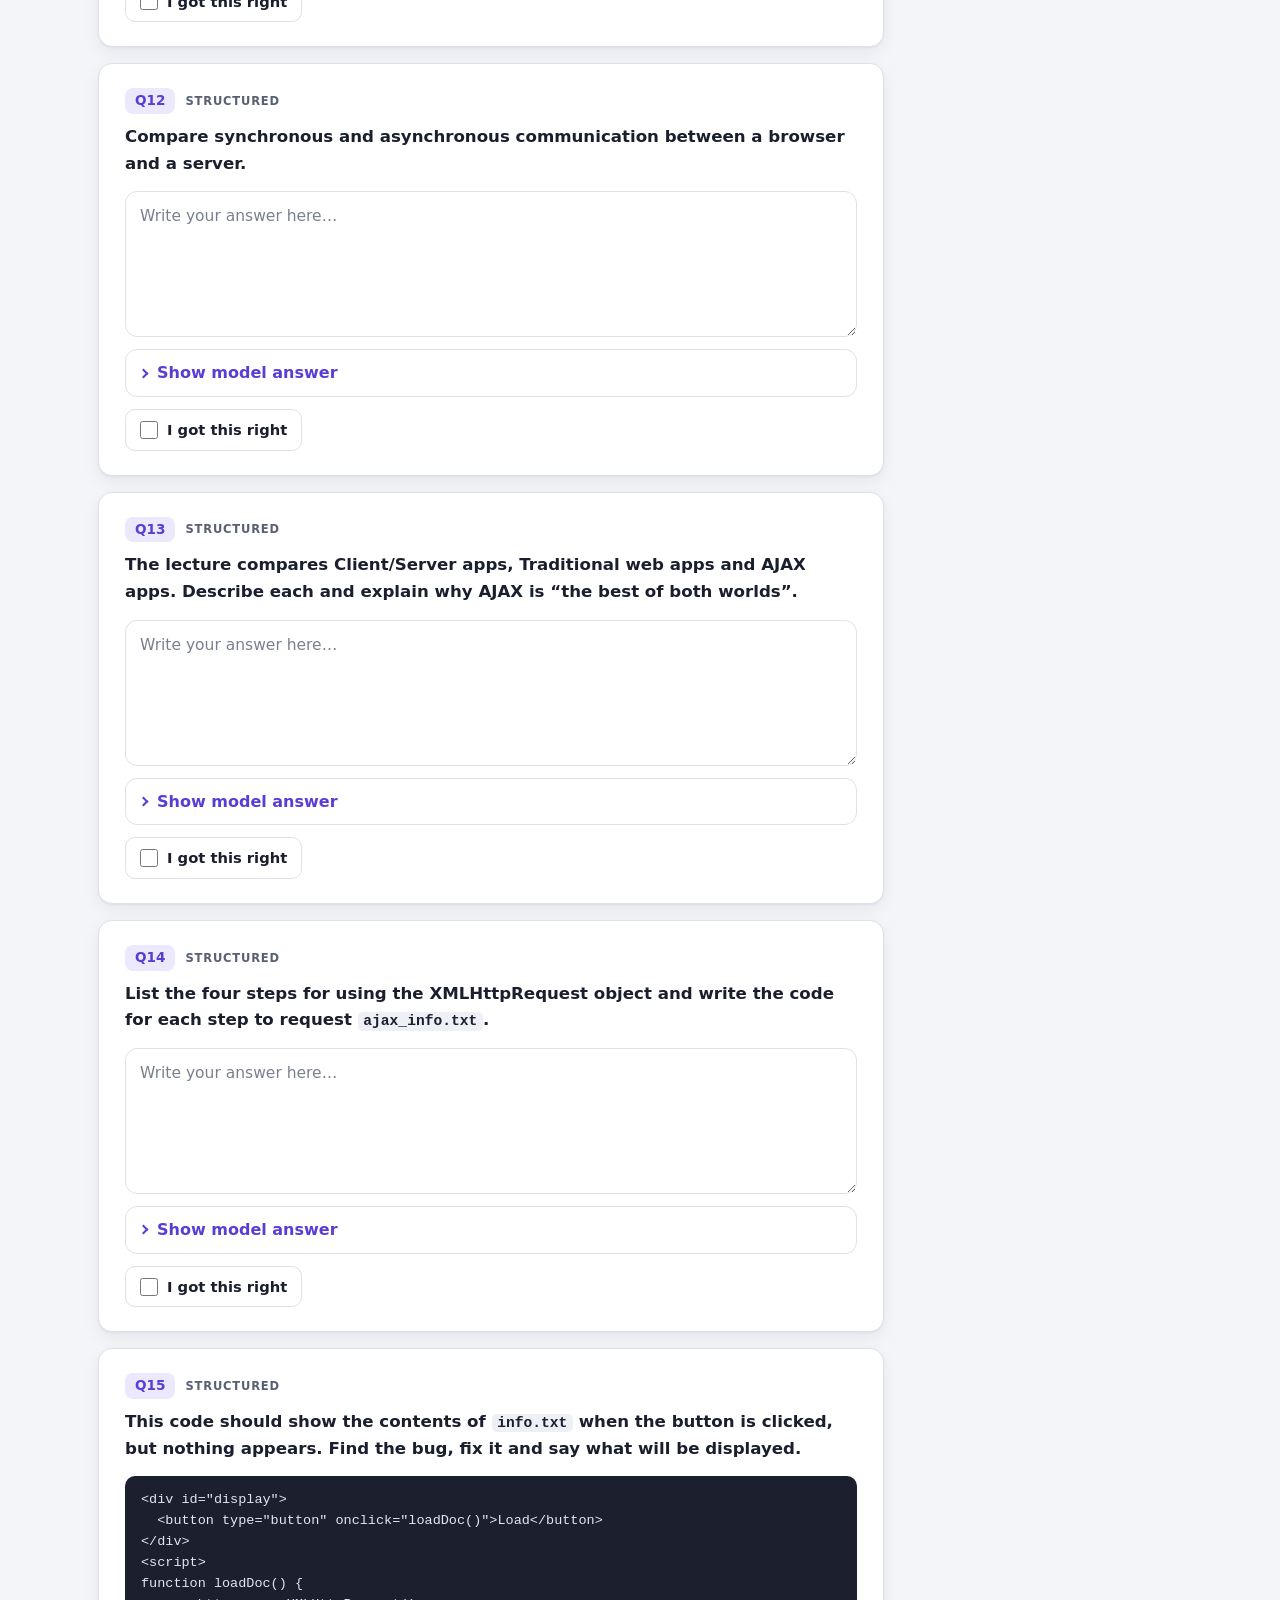
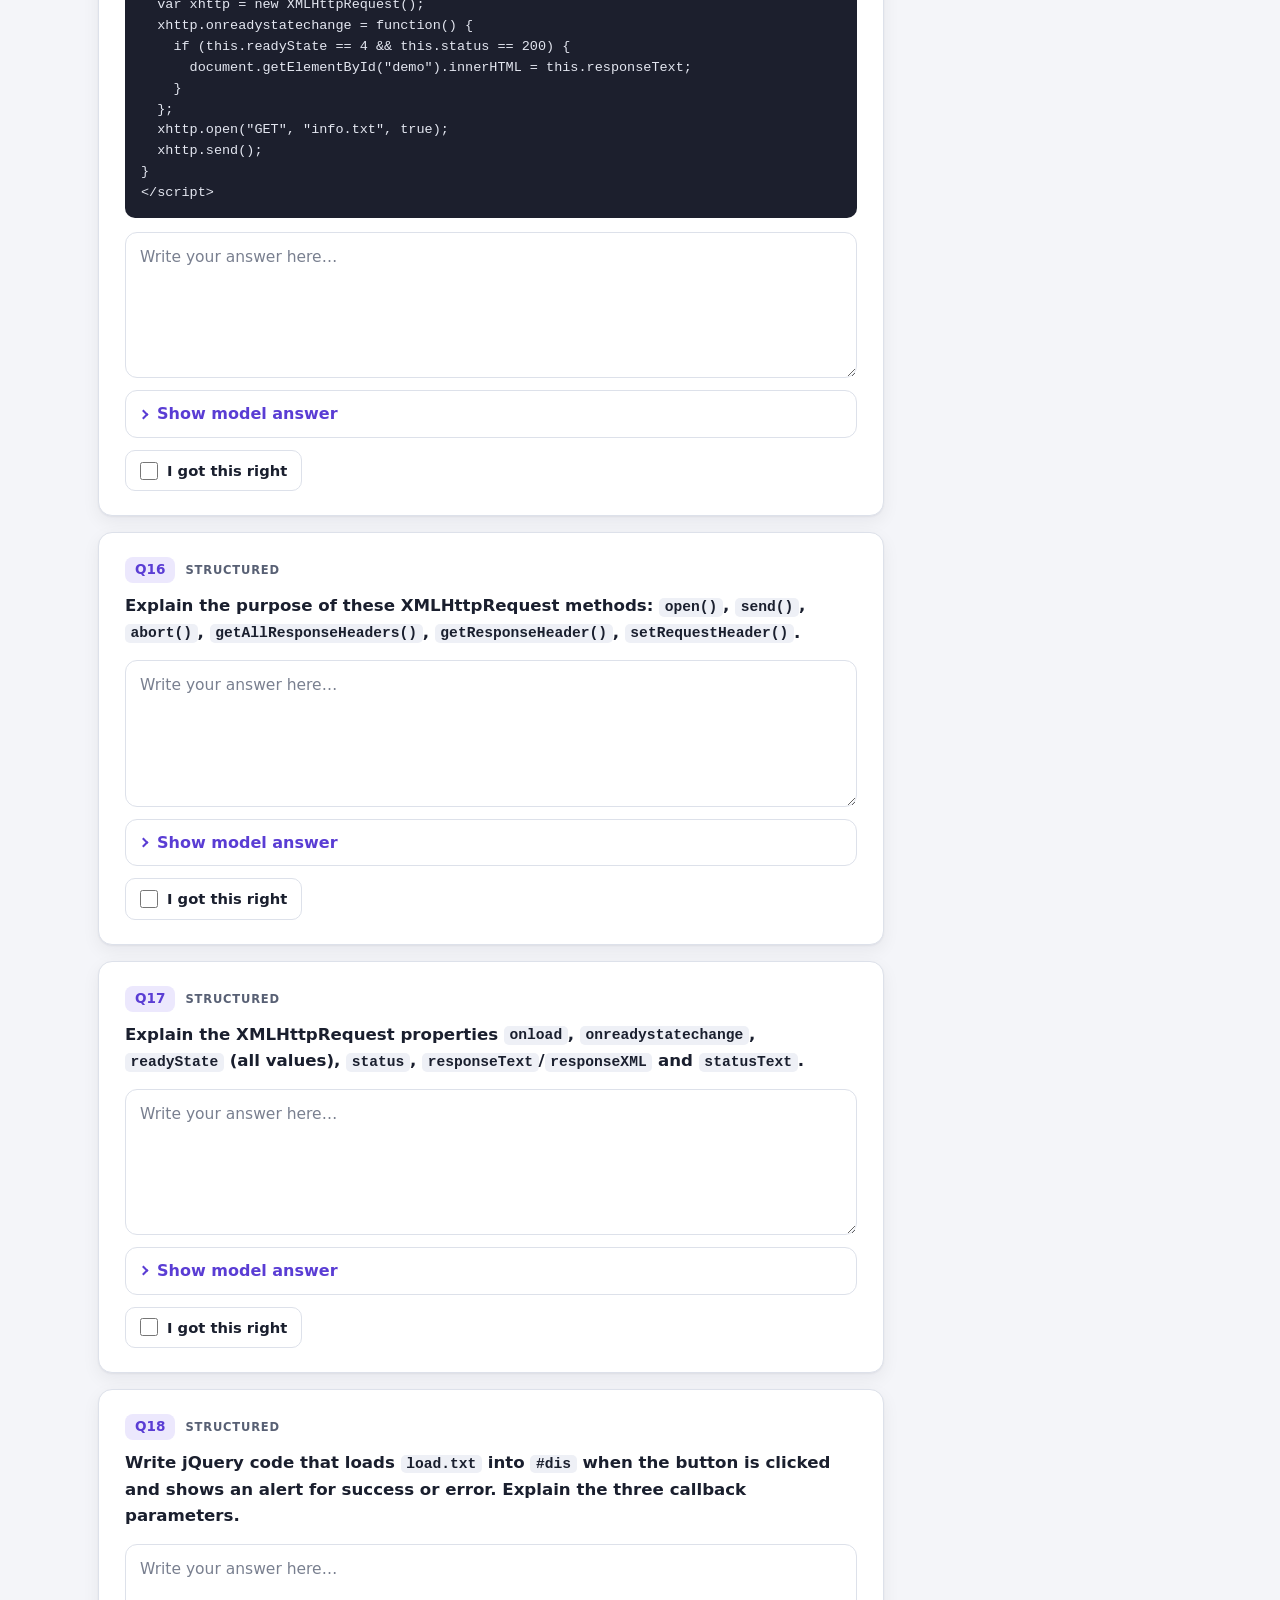
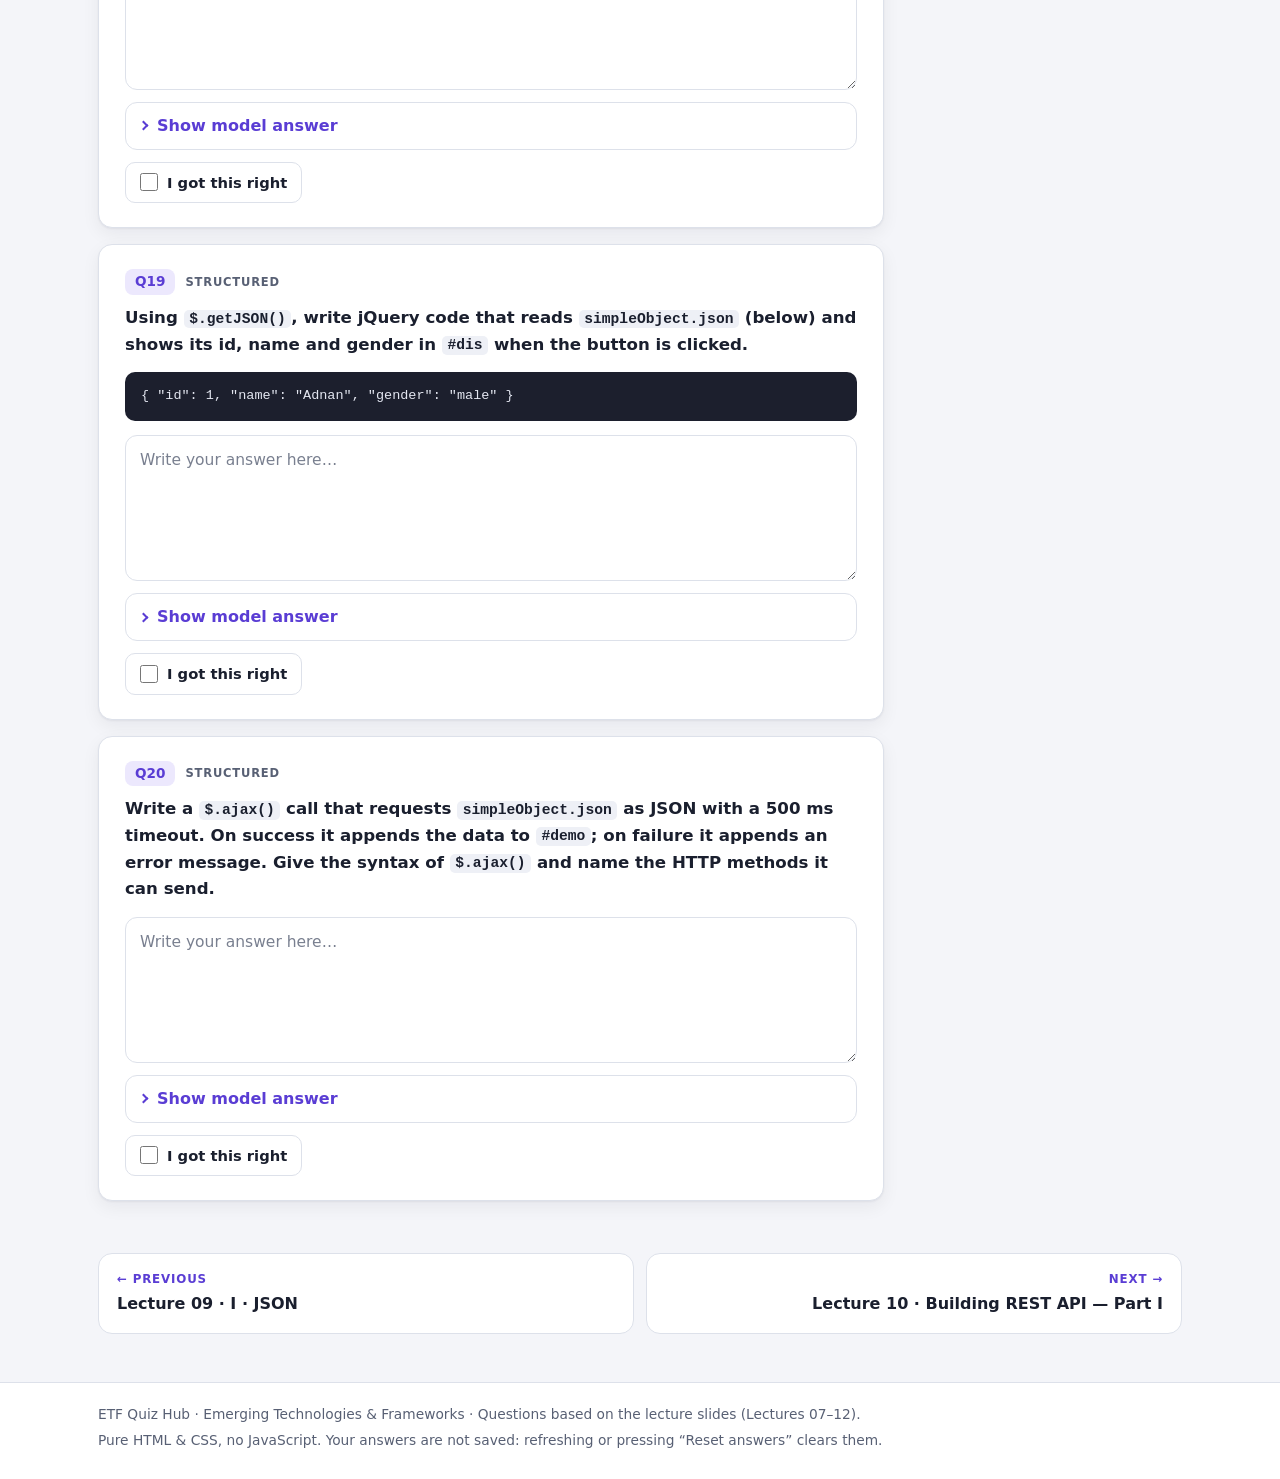
<file: lecture-09-2.html>
<!doctype html>
<html lang="en">
<head>
<meta charset="utf-8">
<meta name="viewport" content="width=device-width, initial-scale=1">
<title>Lecture 09 · II · AJAX | ETF Quiz Hub</title>
<meta name="description" content="Asynchronous JavaScript and XML: XMLHttpRequest, readyState and status, and jQuery&#x27;s load(), getJSON() and ajax().">
<link rel="stylesheet" href="css/style.css">
</head>
<body>
<a class="skip" href="#main">Skip to content</a>
<header class="topbar">
  <div class="wrap topbar-in">
    <a class="brand" href="index.html"><span class="brand-mark" aria-hidden="true">ETF</span><span class="brand-name">Quiz Hub</span></a>
    <nav class="topnav" aria-label="Lectures">
      <a href="lecture-07.html" title="Lecture 07: Responsive Web Design">07</a><a href="lecture-08.html" title="Lecture 08: jQuery">08</a><a href="lecture-09-1.html" title="Lecture 09 · I: JSON">09·I</a><a href="lecture-09-2.html" title="Lecture 09 · II: AJAX" aria-current="page">09·II</a><a href="lecture-10.html" title="Lecture 10: Building REST API — Part I">10</a><a href="lecture-11.html" title="Lecture 11: Building REST API — Part II">11</a><a href="lecture-12.html" title="Lecture 12: MongoDB">12</a>
    </nav>
  </div>
</header>
<div class="wrap">
  <section class="hero hero-lecture">
    <p class="eyebrow"><a href="index.html">All lectures</a> <span aria-hidden="true">/</span> Lecture 09 · II</p>
    <h1>AJAX</h1>
    <p class="lede">Asynchronous JavaScript and XML: XMLHttpRequest, readyState and status, and jQuery&#x27;s load(), getJSON() and ajax().</p>
    <ul class="chips" aria-label="Topics covered"><li>Sync vs async</li><li>XMLHttpRequest</li><li>readyState &amp; status</li><li>jQuery load()</li><li>getJSON()</li><li>$.ajax()</li></ul>
    <ul class="meta">
      <li><strong>20</strong> questions</li>
      <li><strong>10</strong> multiple choice</li>
      <li><strong>10</strong> structured</li>
    </ul>
  </section>

  <div class="layout" id="main">
    <form class="quiz" id="quiz" method="dialog" autocomplete="off">
      <section class="part" id="part-a" aria-labelledby="part-a-h">
        <div class="part-head">
          <p class="part-tag">Part A</p>
          <h2 id="part-a-h">Multiple choice questions</h2>
          <p>Pick one answer. It locks in, and the correct answer is shown with a short explanation.</p>
        </div>
<article class="q" id="q1">
  <div class="q-head"><span class="q-no">Q1</span><span class="q-type">Multiple choice</span></div>
  <p class="q-text" id="q1-t">What does AJAX stand for?</p>
  
  <div class="opts" role="radiogroup" aria-labelledby="q1-t">
    <label class="opt"><input type="radio" name="q1" value="a" class="ok"><span class="key" aria-hidden="true">A</span><span class="opt-text">Asynchronous JavaScript And XML</span></label><label class="opt"><input type="radio" name="q1" value="b"><span class="key" aria-hidden="true">B</span><span class="opt-text">Advanced Java And XHTML</span></label><label class="opt"><input type="radio" name="q1" value="c"><span class="key" aria-hidden="true">C</span><span class="opt-text">Asynchronous JSON And XHTML</span></label><label class="opt"><input type="radio" name="q1" value="d"><span class="key" aria-hidden="true">D</span><span class="opt-text">Application JavaScript API eXchange</span></label>
  </div>
  <div class="fb">
    <p class="verdict verdict-ok">Correct!</p>
    <p class="verdict verdict-bad">Not quite. The correct answer is A.</p>
    <p class="explain">AJAX = Asynchronous JavaScript And XML.</p>
  </div>
</article>
<article class="q" id="q2">
  <div class="q-head"><span class="q-no">Q2</span><span class="q-type">Multiple choice</span></div>
  <p class="q-text" id="q2-t">Which statement about AJAX is correct?</p>
  
  <div class="opts" role="radiogroup" aria-labelledby="q2-t">
    <label class="opt"><input type="radio" name="q2" value="a"><span class="key" aria-hidden="true">A</span><span class="opt-text">AJAX is a new programming language</span></label><label class="opt"><input type="radio" name="q2" value="b"><span class="key" aria-hidden="true">B</span><span class="opt-text">AJAX is a database query language</span></label><label class="opt"><input type="radio" name="q2" value="c" class="ok"><span class="key" aria-hidden="true">C</span><span class="opt-text">AJAX is a development technique for creating interactive web applications</span></label><label class="opt"><input type="radio" name="q2" value="d"><span class="key" aria-hidden="true">D</span><span class="opt-text">AJAX only works with XML data</span></label>
  </div>
  <div class="fb">
    <p class="verdict verdict-ok">Correct!</p>
    <p class="verdict verdict-bad">Not quite. The correct answer is C.</p>
    <p class="explain">AJAX is not a programming language. It is a technique that uses JavaScript to exchange data with a server.</p>
  </div>
</article>
<article class="q" id="q3">
  <div class="q-head"><span class="q-no">Q3</span><span class="q-type">Multiple choice</span></div>
  <p class="q-text" id="q3-t">What is the main advantage of using AJAX?</p>
  
  <div class="opts" role="radiogroup" aria-labelledby="q3-t">
    <label class="opt"><input type="radio" name="q3" value="a"><span class="key" aria-hidden="true">A</span><span class="opt-text">It removes the need for a web server</span></label><label class="opt"><input type="radio" name="q3" value="b" class="ok"><span class="key" aria-hidden="true">B</span><span class="opt-text">It updates part of a web page without reloading the whole page</span></label><label class="opt"><input type="radio" name="q3" value="c"><span class="key" aria-hidden="true">C</span><span class="opt-text">It makes pages work offline</span></label><label class="opt"><input type="radio" name="q3" value="d"><span class="key" aria-hidden="true">D</span><span class="opt-text">It replaces HTML with JavaScript</span></label>
  </div>
  <div class="fb">
    <p class="verdict verdict-ok">Correct!</p>
    <p class="verdict verdict-bad">Not quite. The correct answer is B.</p>
    <p class="explain">Data is exchanged with the server behind the scenes, so the page does not reload every time the user makes a change.</p>
  </div>
</article>
<article class="q" id="q4">
  <div class="q-head"><span class="q-no">Q4</span><span class="q-type">Multiple choice</span></div>
  <p class="q-text" id="q4-t">What is the correct order of steps for using the XMLHttpRequest object?</p>
  
  <div class="opts" role="radiogroup" aria-labelledby="q4-t">
    <label class="opt"><input type="radio" name="q4" value="a" class="ok"><span class="key" aria-hidden="true">A</span><span class="opt-text">Create object → Define callback → Open → Send</span></label><label class="opt"><input type="radio" name="q4" value="b"><span class="key" aria-hidden="true">B</span><span class="opt-text">Open → Create object → Send → Define callback</span></label><label class="opt"><input type="radio" name="q4" value="c"><span class="key" aria-hidden="true">C</span><span class="opt-text">Define callback → Send → Create object → Open</span></label><label class="opt"><input type="radio" name="q4" value="d"><span class="key" aria-hidden="true">D</span><span class="opt-text">Create object → Send → Open → Define callback</span></label>
  </div>
  <div class="fb">
    <p class="verdict verdict-ok">Correct!</p>
    <p class="verdict verdict-bad">Not quite. The correct answer is A.</p>
    <p class="explain">Create the object (<code>new XMLHttpRequest()</code>), define the callback (<code>onload</code>), open it (<code>open("GET", url)</code>) and send the request (<code>send()</code>).</p>
  </div>
</article>
<article class="q" id="q5">
  <div class="q-head"><span class="q-no">Q5</span><span class="q-type">Multiple choice</span></div>
  <p class="q-text" id="q5-t">An XMLHttpRequest <code>readyState</code> of <strong>4</strong> means…</p>
  
  <div class="opts" role="radiogroup" aria-labelledby="q5-t">
    <label class="opt"><input type="radio" name="q5" value="a"><span class="key" aria-hidden="true">A</span><span class="opt-text">uninitialized</span></label><label class="opt"><input type="radio" name="q5" value="b"><span class="key" aria-hidden="true">B</span><span class="opt-text">loading</span></label><label class="opt"><input type="radio" name="q5" value="c"><span class="key" aria-hidden="true">C</span><span class="opt-text">interactive</span></label><label class="opt"><input type="radio" name="q5" value="d" class="ok"><span class="key" aria-hidden="true">D</span><span class="opt-text">complete</span></label>
  </div>
  <div class="fb">
    <p class="verdict verdict-ok">Correct!</p>
    <p class="verdict verdict-bad">Not quite. The correct answer is D.</p>
    <p class="explain">0 = uninitialized, 1 = loading, 2 = loaded, 3 = interactive (some data returned), 4 = complete.</p>
  </div>
</article>
<article class="q" id="q6">
  <div class="q-head"><span class="q-no">Q6</span><span class="q-type">Multiple choice</span></div>
  <p class="q-text" id="q6-t">Which HTTP status code means “Not Found”?</p>
  
  <div class="opts" role="radiogroup" aria-labelledby="q6-t">
    <label class="opt"><input type="radio" name="q6" value="a"><span class="key" aria-hidden="true">A</span><span class="opt-text">200</span></label><label class="opt"><input type="radio" name="q6" value="b"><span class="key" aria-hidden="true">B</span><span class="opt-text">403</span></label><label class="opt"><input type="radio" name="q6" value="c" class="ok"><span class="key" aria-hidden="true">C</span><span class="opt-text">404</span></label><label class="opt"><input type="radio" name="q6" value="d"><span class="key" aria-hidden="true">D</span><span class="opt-text">500</span></label>
  </div>
  <div class="fb">
    <p class="verdict verdict-ok">Correct!</p>
    <p class="verdict verdict-bad">Not quite. The correct answer is C.</p>
    <p class="explain">200 = OK, 403 = Forbidden, 404 = Not Found.</p>
  </div>
</article>
<article class="q" id="q7">
  <div class="q-head"><span class="q-no">Q7</span><span class="q-type">Multiple choice</span></div>
  <p class="q-text" id="q7-t">Which XMLHttpRequest property returns the response data as a string?</p>
  
  <div class="opts" role="radiogroup" aria-labelledby="q7-t">
    <label class="opt"><input type="radio" name="q7" value="a"><span class="key" aria-hidden="true">A</span><span class="opt-text"><code>responseXML</code></span></label><label class="opt"><input type="radio" name="q7" value="b" class="ok"><span class="key" aria-hidden="true">B</span><span class="opt-text"><code>responseText</code></span></label><label class="opt"><input type="radio" name="q7" value="c"><span class="key" aria-hidden="true">C</span><span class="opt-text"><code>statusText</code></span></label><label class="opt"><input type="radio" name="q7" value="d"><span class="key" aria-hidden="true">D</span><span class="opt-text"><code>readyState</code></span></label>
  </div>
  <div class="fb">
    <p class="verdict verdict-ok">Correct!</p>
    <p class="verdict verdict-bad">Not quite. The correct answer is B.</p>
    <p class="explain"><code>responseText</code> returns a string, <code>responseXML</code> returns XML data, and <code>statusText</code> is text such as "OK".</p>
  </div>
</article>
<article class="q" id="q8">
  <div class="q-head"><span class="q-no">Q8</span><span class="q-type">Multiple choice</span></div>
  <p class="q-text" id="q8-t">Which XMLHttpRequest method terminates the current request?</p>
  
  <div class="opts" role="radiogroup" aria-labelledby="q8-t">
    <label class="opt"><input type="radio" name="q8" value="a"><span class="key" aria-hidden="true">A</span><span class="opt-text"><code>send()</code></span></label><label class="opt"><input type="radio" name="q8" value="b"><span class="key" aria-hidden="true">B</span><span class="opt-text"><code>close()</code></span></label><label class="opt"><input type="radio" name="q8" value="c" class="ok"><span class="key" aria-hidden="true">C</span><span class="opt-text"><code>abort()</code></span></label><label class="opt"><input type="radio" name="q8" value="d"><span class="key" aria-hidden="true">D</span><span class="opt-text"><code>setRequestHeader()</code></span></label>
  </div>
  <div class="fb">
    <p class="verdict verdict-ok">Correct!</p>
    <p class="verdict verdict-bad">Not quite. The correct answer is C.</p>
    <p class="explain"><code>abort()</code> terminates the current request.</p>
  </div>
</article>
<article class="q" id="q9">
  <div class="q-head"><span class="q-no">Q9</span><span class="q-type">Multiple choice</span></div>
  <p class="q-text" id="q9-t">What does the jQuery <code>load()</code> method do?</p>
  
  <div class="opts" role="radiogroup" aria-labelledby="q9-t">
    <label class="opt"><input type="radio" name="q9" value="a"><span class="key" aria-hidden="true">A</span><span class="opt-text">Loads the jQuery library</span></label><label class="opt"><input type="radio" name="q9" value="b" class="ok"><span class="key" aria-hidden="true">B</span><span class="opt-text">Loads data from a server and puts the returned data into the selected element</span></label><label class="opt"><input type="radio" name="q9" value="c"><span class="key" aria-hidden="true">C</span><span class="opt-text">Reloads the whole page</span></label><label class="opt"><input type="radio" name="q9" value="d"><span class="key" aria-hidden="true">D</span><span class="opt-text">Loads a JSON file into a variable without displaying it</span></label>
  </div>
  <div class="fb">
    <p class="verdict verdict-ok">Correct!</p>
    <p class="verdict verdict-bad">Not quite. The correct answer is B.</p>
    <p class="explain">Syntax: <code>$(selector).load(URL, [data], [callback])</code>.</p>
  </div>
</article>
<article class="q" id="q10">
  <div class="q-head"><span class="q-no">Q10</span><span class="q-type">Multiple choice</span></div>
  <p class="q-text" id="q10-t">In <code>$.getJSON('simpleObject.json', function(data){ ... })</code>, what is <code>data</code>?</p>
  
  <div class="opts" role="radiogroup" aria-labelledby="q10-t">
    <label class="opt"><input type="radio" name="q10" value="a"><span class="key" aria-hidden="true">A</span><span class="opt-text">The raw JSON text as a string</span></label><label class="opt"><input type="radio" name="q10" value="b"><span class="key" aria-hidden="true">B</span><span class="opt-text">The XMLHttpRequest object</span></label><label class="opt"><input type="radio" name="q10" value="c"><span class="key" aria-hidden="true">C</span><span class="opt-text">The status of the request</span></label><label class="opt"><input type="radio" name="q10" value="d" class="ok"><span class="key" aria-hidden="true">D</span><span class="opt-text">The parsed JSON as a JavaScript object</span></label>
  </div>
  <div class="fb">
    <p class="verdict verdict-ok">Correct!</p>
    <p class="verdict verdict-bad">Not quite. The correct answer is D.</p>
    <p class="explain"><code>getJSON()</code> parses the returned JSON string and passes the result to the callback as its first parameter.</p>
  </div>
</article>
      </section>

      <section class="part" id="part-b" aria-labelledby="part-b-h">
        <div class="part-head">
          <p class="part-tag">Part B</p>
          <h2 id="part-b-h">Structured questions</h2>
          <p>Write your answer in the box first, then open the model answer and tick “I got this right” if yours matches.</p>
        </div>
<article class="q q-s" id="q11">
  <div class="q-head"><span class="q-no">Q11</span><span class="q-type">Structured</span></div>
  <p class="q-text" id="q11-t">What is AJAX? Explain how it makes web pages more responsive, and list three things you can do with it.</p>
  
  <textarea name="a11" rows="5" placeholder="Write your answer here…" aria-labelledby="q11-t"></textarea>
  <details class="model">
    <summary><span class="when-closed">Show model answer</span><span class="when-open">Hide model answer</span></summary>
    <div class="model-body"><p><strong>AJAX (Asynchronous JavaScript And XML)</strong> is not a programming language. It is a development technique for creating interactive web applications. It uses JavaScript to send and receive data between a web browser and a web server.</p><p>It makes pages more responsive by exchanging data with the server <strong>behind the scenes</strong>, instead of reloading the entire page each time the user makes a change.</p><ul><li>Read data from a web server after the page has loaded</li><li>Update a web page without reloading the page</li><li>Send data to a web server in the background</li></ul></div>
  </details>
  <label class="self"><input type="checkbox" name="s11"><span>I got this right</span></label>
</article>
<article class="q q-s" id="q12">
  <div class="q-head"><span class="q-no">Q12</span><span class="q-type">Structured</span></div>
  <p class="q-text" id="q12-t">Compare <strong>synchronous</strong> and <strong>asynchronous</strong> communication between a browser and a server.</p>
  
  <textarea name="a12" rows="5" placeholder="Write your answer here…" aria-labelledby="q12-t"></textarea>
  <details class="model">
    <summary><span class="when-closed">Show model answer</span><span class="when-open">Hide model answer</span></summary>
    <div class="model-body"><div class="tbl-wrap"><table class="tbl"><thead><tr><th scope="col"></th><th scope="col">Synchronous</th><th scope="col">Asynchronous (AJAX)</th></tr></thead><tbody><tr><td>Waiting</td><td>The browser sends a request and waits (is blocked) until the response arrives</td><td>The request is sent in the background and the browser does not wait</td></tr><tr><td>User</td><td>Cannot interact with the page during the request</td><td>Keeps working with the page</td></tr><tr><td>Update</td><td>Usually the whole page is reloaded</td><td>A callback updates only the part of the page that changed</td></tr><tr><td>Feel</td><td>Slower, with page flicker</td><td>Faster and more responsive</td></tr></tbody></table></div></div>
  </details>
  <label class="self"><input type="checkbox" name="s12"><span>I got this right</span></label>
</article>
<article class="q q-s" id="q13">
  <div class="q-head"><span class="q-no">Q13</span><span class="q-type">Structured</span></div>
  <p class="q-text" id="q13-t">The lecture compares Client/Server apps, Traditional web apps and AJAX apps. Describe each and explain why AJAX is “the best of both worlds”.</p>
  
  <textarea name="a13" rows="5" placeholder="Write your answer here…" aria-labelledby="q13-t"></textarea>
  <details class="model">
    <summary><span class="when-closed">Show model answer</span><span class="when-open">Hide model answer</span></summary>
    <div class="model-body"><div class="tbl-wrap"><table class="tbl"><thead><tr><th scope="col">Type</th><th scope="col">Characteristics</th><th scope="col">Result</th></tr></thead><tbody><tr><td>Client/Server apps</td><td>Dynamic data; static forms, controls and code</td><td>Efficient but not flexible</td></tr><tr><td>Traditional web apps</td><td>Dynamic data; dynamic forms, controls and code (whole page regenerated)</td><td>Flexible but inefficient and noticeably slow</td></tr><tr><td>AJAX apps</td><td>Dynamic data; static <strong>or</strong> dynamic forms, controls and code</td><td>Best of both worlds</td></tr></tbody></table></div><p>AJAX apps keep the efficiency of client/server apps, because only data is exchanged, and the flexibility of web apps, because the page can still change dynamically.</p></div>
  </details>
  <label class="self"><input type="checkbox" name="s13"><span>I got this right</span></label>
</article>
<article class="q q-s" id="q14">
  <div class="q-head"><span class="q-no">Q14</span><span class="q-type">Structured</span></div>
  <p class="q-text" id="q14-t">List the four steps for using the XMLHttpRequest object and write the code for each step to request <code>ajax_info.txt</code>.</p>
  
  <textarea name="a14" rows="5" placeholder="Write your answer here…" aria-labelledby="q14-t"></textarea>
  <details class="model">
    <summary><span class="when-closed">Show model answer</span><span class="when-open">Hide model answer</span></summary>
    <div class="model-body"><pre class="code"><code>// 1. Create an XMLHttpRequest object
const xhttp = new XMLHttpRequest();

// 2. Define a callback function
xhttp.onload = function() {
  document.getElementById("demo").innerHTML = this.responseText;
};

// 3. Open the XMLHttpRequest object
xhttp.open("GET", "ajax_info.txt");

// 4. Send a request to the server
xhttp.send();</code></pre></div>
  </details>
  <label class="self"><input type="checkbox" name="s14"><span>I got this right</span></label>
</article>
<article class="q q-s" id="q15">
  <div class="q-head"><span class="q-no">Q15</span><span class="q-type">Structured</span></div>
  <p class="q-text" id="q15-t">This code should show the contents of <code>info.txt</code> when the button is clicked, but nothing appears. Find the bug, fix it and say what will be displayed.</p>
  <pre class="code"><code>&lt;div id="display"&gt;
  &lt;button type="button" onclick="loadDoc()"&gt;Load&lt;/button&gt;
&lt;/div&gt;
&lt;script&gt;
function loadDoc() {
  var xhttp = new XMLHttpRequest();
  xhttp.onreadystatechange = function() {
    if (this.readyState == 4 &amp;&amp; this.status == 200) {
      document.getElementById("demo").innerHTML = this.responseText;
    }
  };
  xhttp.open("GET", "info.txt", true);
  xhttp.send();
}
&lt;/script&gt;</code></pre>
  <textarea name="a15" rows="5" placeholder="Write your answer here…" aria-labelledby="q15-t"></textarea>
  <details class="model">
    <summary><span class="when-closed">Show model answer</span><span class="when-open">Hide model answer</span></summary>
    <div class="model-body"><ul><li>The callback writes to <code>document.getElementById("demo")</code>, but no element has <code>id="demo"</code>. The div's id is <strong><code>display</code></strong>.</li><li><code>getElementById("demo")</code> returns <code>null</code>, so setting <code>.innerHTML</code> throws a TypeError and nothing changes.</li></ul><p><strong>Fix:</strong> use <code>document.getElementById("display")</code>, or rename the div to <code>id="demo"</code>.</p><p>When <code>readyState == 4</code> and <code>status == 200</code>, the div shows the contents of info.txt: a heading <strong>“Hello from AJAX”</strong> and the paragraph <strong>“I am flexible and dynamic”</strong>.</p></div>
  </details>
  <label class="self"><input type="checkbox" name="s15"><span>I got this right</span></label>
</article>
<article class="q q-s" id="q16">
  <div class="q-head"><span class="q-no">Q16</span><span class="q-type">Structured</span></div>
  <p class="q-text" id="q16-t">Explain the purpose of these XMLHttpRequest methods: <code>open()</code>, <code>send()</code>, <code>abort()</code>, <code>getAllResponseHeaders()</code>, <code>getResponseHeader()</code>, <code>setRequestHeader()</code>.</p>
  
  <textarea name="a16" rows="5" placeholder="Write your answer here…" aria-labelledby="q16-t"></textarea>
  <details class="model">
    <summary><span class="when-closed">Show model answer</span><span class="when-open">Hide model answer</span></summary>
    <div class="model-body"><div class="tbl-wrap"><table class="tbl"><thead><tr><th scope="col">Method</th><th scope="col">Purpose</th></tr></thead><tbody><tr><td><code>open(method, URL, [async, username, password])</code></td><td>Sets the destination URL, the method (GET/POST) and other options</td></tr><tr><td><code>send(params)</code></td><td>Sends the request, including any string or DOM object data</td></tr><tr><td><code>abort()</code></td><td>Terminates the current request</td></tr><tr><td><code>getAllResponseHeaders()</code></td><td>Returns all headers (name/value pairs) as a string</td></tr><tr><td><code>getResponseHeader("header")</code></td><td>Returns the value of the given header</td></tr><tr><td><code>setRequestHeader("label", "value")</code></td><td>Sets a request header. Call it before sending</td></tr></tbody></table></div></div>
  </details>
  <label class="self"><input type="checkbox" name="s16"><span>I got this right</span></label>
</article>
<article class="q q-s" id="q17">
  <div class="q-head"><span class="q-no">Q17</span><span class="q-type">Structured</span></div>
  <p class="q-text" id="q17-t">Explain the XMLHttpRequest properties <code>onload</code>, <code>onreadystatechange</code>, <code>readyState</code> (all values), <code>status</code>, <code>responseText</code>/<code>responseXML</code> and <code>statusText</code>.</p>
  
  <textarea name="a17" rows="5" placeholder="Write your answer here…" aria-labelledby="q17-t"></textarea>
  <details class="model">
    <summary><span class="when-closed">Show model answer</span><span class="when-open">Hide model answer</span></summary>
    <div class="model-body"><ul><li><code>onload</code>: the function called when the request has been received (loaded).</li><li><code>onreadystatechange</code>: the function called every time <code>readyState</code> changes.</li><li><code>readyState</code>: the status of the request. 0 = uninitialized, 1 = loading, 2 = loaded, 3 = interactive (some data returned), 4 = complete.</li><li><code>status</code>: the HTTP status returned by the server, e.g. 200 "OK", 403 "Forbidden", 404 "Not Found".</li><li><code>responseText</code>: the response as a string. <code>responseXML</code>: the response as XML data.</li><li><code>statusText</code>: the status text, e.g. "OK" or "Not Found".</li></ul></div>
  </details>
  <label class="self"><input type="checkbox" name="s17"><span>I got this right</span></label>
</article>
<article class="q q-s" id="q18">
  <div class="q-head"><span class="q-no">Q18</span><span class="q-type">Structured</span></div>
  <p class="q-text" id="q18-t">Write jQuery code that loads <code>load.txt</code> into <code>#dis</code> when the button is clicked and shows an alert for success or error. Explain the three callback parameters.</p>
  
  <textarea name="a18" rows="5" placeholder="Write your answer here…" aria-labelledby="q18-t"></textarea>
  <details class="model">
    <summary><span class="when-closed">Show model answer</span><span class="when-open">Hide model answer</span></summary>
    <div class="model-body"><pre class="code"><code>$(document).ready(function(){
  $("button").click(function(){
    $("#dis").load("load.txt", function(responseTxt, statusTxt, xhr){
      if (statusTxt == "success")
        alert("External content loaded successfully!");
      if (statusTxt == "error")
        alert("Error: " + xhr.status + ": " + xhr.statusText);
    });
  });
});</code></pre><ul><li><code>responseTxt</code> contains the resulting content if the call succeeds.</li><li><code>statusTxt</code> contains the status of the call ("success" or "error").</li><li><code>xhr</code> contains the XMLHttpRequest object.</li></ul></div>
  </details>
  <label class="self"><input type="checkbox" name="s18"><span>I got this right</span></label>
</article>
<article class="q q-s" id="q19">
  <div class="q-head"><span class="q-no">Q19</span><span class="q-type">Structured</span></div>
  <p class="q-text" id="q19-t">Using <code>$.getJSON()</code>, write jQuery code that reads <code>simpleObject.json</code> (below) and shows its id, name and gender in <code>#dis</code> when the button is clicked.</p>
  <pre class="code"><code>{ "id": 1, "name": "Adnan", "gender": "male" }</code></pre>
  <textarea name="a19" rows="5" placeholder="Write your answer here…" aria-labelledby="q19-t"></textarea>
  <details class="model">
    <summary><span class="when-closed">Show model answer</span><span class="when-open">Hide model answer</span></summary>
    <div class="model-body"><pre class="code"><code>$(document).ready(function(){
  $("button").click(function(){
    $.getJSON('simpleObject.json', function(data) {
      $('#dis').html('&lt;p&gt;ID: ' + data.id + '&lt;/p&gt;');
      $('#dis').append('&lt;p&gt;Name: ' + data.name + '&lt;/p&gt;');
      $('#dis').append('&lt;p&gt;Gender: ' + data.gender + '&lt;/p&gt;');
    });
  });
});</code></pre><p><code>getJSON(URL, [data], [callback])</code> parses the returned JSON, so <code>data</code> is already an object. <code>.html()</code> replaces the content and <code>.append()</code> adds to it.</p></div>
  </details>
  <label class="self"><input type="checkbox" name="s19"><span>I got this right</span></label>
</article>
<article class="q q-s" id="q20">
  <div class="q-head"><span class="q-no">Q20</span><span class="q-type">Structured</span></div>
  <p class="q-text" id="q20-t">Write a <code>$.ajax()</code> call that requests <code>simpleObject.json</code> as JSON with a 500 ms timeout. On success it appends the data to <code>#demo</code>; on failure it appends an error message. Give the syntax of <code>$.ajax()</code> and name the HTTP methods it can send.</p>
  
  <textarea name="a20" rows="5" placeholder="Write your answer here…" aria-labelledby="q20-t"></textarea>
  <details class="model">
    <summary><span class="when-closed">Show model answer</span><span class="when-open">Hide model answer</span></summary>
    <div class="model-body"><pre class="code"><code>$('#ajaxBtn').click(function () {
  $.ajax('simpleObject.json', {
    dataType: 'json',           // type of response data
    timeout: 500,               // milliseconds
    success: function (data, status, xhr) {
      $('#demo').append(data.id + ' ' + data.name + ' ' + data.gender);
    },
    error: function (jqXhr, textStatus, errorMessage) {
      $('#demo').append('Error: ' + errorMessage);
    }
  });
});</code></pre><ul><li>Syntax: <code>$.ajax(url)</code> or <code>$.ajax(url, [options])</code>. The options parameter customises the request.</li><li><code>$.ajax()</code> provides the core AJAX functionality of jQuery. It sends asynchronous HTTP requests and can send <strong>GET, POST, PUT, DELETE</strong> and other requests.</li></ul></div>
  </details>
  <label class="self"><input type="checkbox" name="s20"><span>I got this right</span></label>
</article>
      </section>
    </form>

    <aside class="panel" aria-label="Your progress">
      <div class="panel-card">
        <p class="panel-title">Your progress</p>
        <div class="stats-row">
          <div class="stat stat-main"><span class="stat-val v-score"></span><span class="stat-lbl">MCQ score</span></div>
          <div class="stat"><span class="stat-val v-ans"></span><span class="stat-lbl">MCQ answered</span></div>
          <div class="stat"><span class="stat-val v-self"></span><span class="stat-lbl">Structured correct</span></div>
        </div>
        <nav class="qnav" aria-label="Jump to question">
          <p class="qnav-lbl">Part A · MCQ</p>
          <div class="qnav-grid"><a href="#q1">1</a><a href="#q2">2</a><a href="#q3">3</a><a href="#q4">4</a><a href="#q5">5</a><a href="#q6">6</a><a href="#q7">7</a><a href="#q8">8</a><a href="#q9">9</a><a href="#q10">10</a></div>
          <p class="qnav-lbl">Part B · Structured</p>
          <div class="qnav-grid"><a href="#q11">11</a><a href="#q12">12</a><a href="#q13">13</a><a href="#q14">14</a><a href="#q15">15</a><a href="#q16">16</a><a href="#q17">17</a><a href="#q18">18</a><a href="#q19">19</a><a href="#q20">20</a></div>
          <ul class="legend">
            <li><span class="dot dot-ok"></span>Correct</li>
            <li><span class="dot dot-bad"></span>Wrong</li>
            <li><span class="dot dot-wip"></span>Written</li>
          </ul>
        </nav>
        <button type="reset" form="quiz" class="btn-reset">Reset answers</button>
      </div>
    </aside>
  </div>

  <nav class="pager" aria-label="Other lectures"><a class="prev" href="lecture-09-1.html"><span class="dir">← Previous</span>Lecture 09 · I · JSON</a><a class="next" href="lecture-10.html"><span class="dir">Next →</span>Lecture 10 · Building REST API — Part I</a></nav>
</div>
<footer class="foot">
  <div class="wrap foot-in">
    <p>ETF Quiz Hub · Emerging Technologies &amp; Frameworks · Questions based on the lecture slides (Lectures 07–12).</p>
    <p>Pure HTML &amp; CSS, no JavaScript. Your answers are not saved: refreshing or pressing “Reset answers” clears them.</p>
  </div>
</footer>
</body>
</html>
</file>
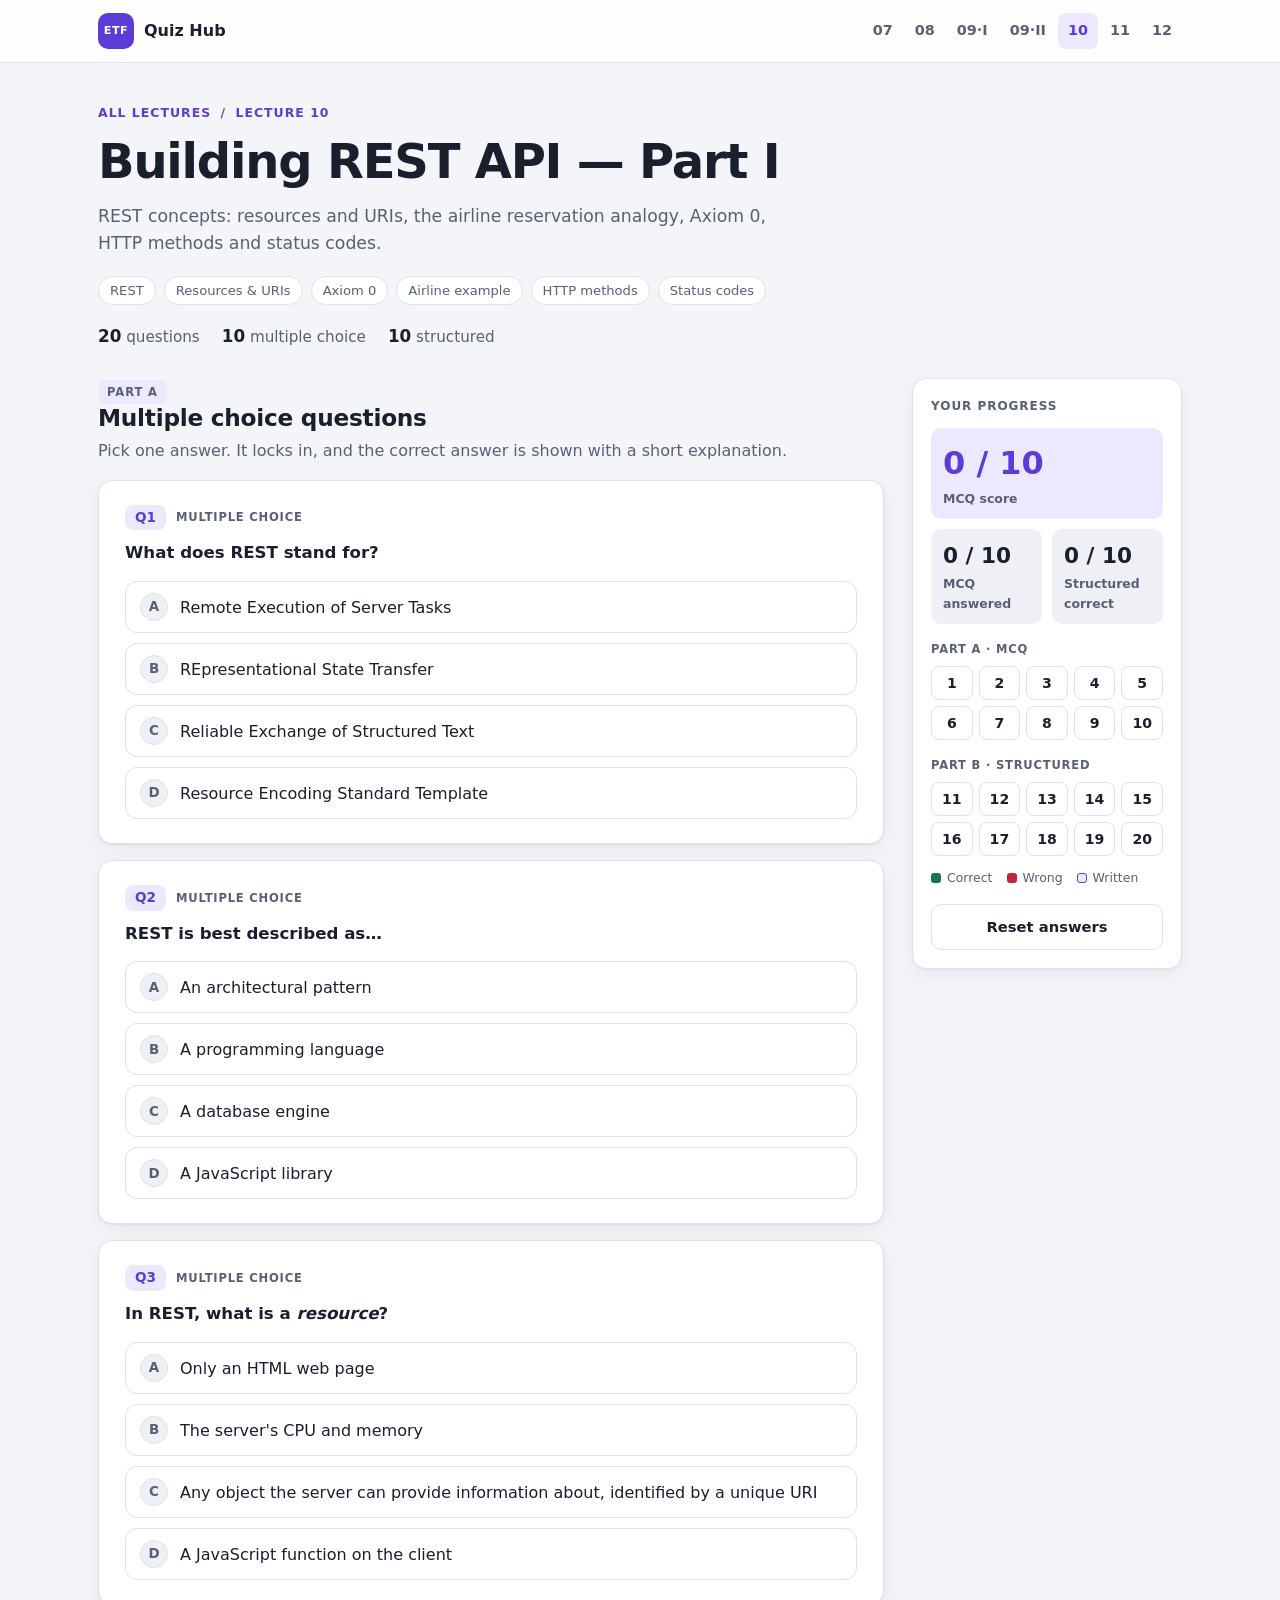
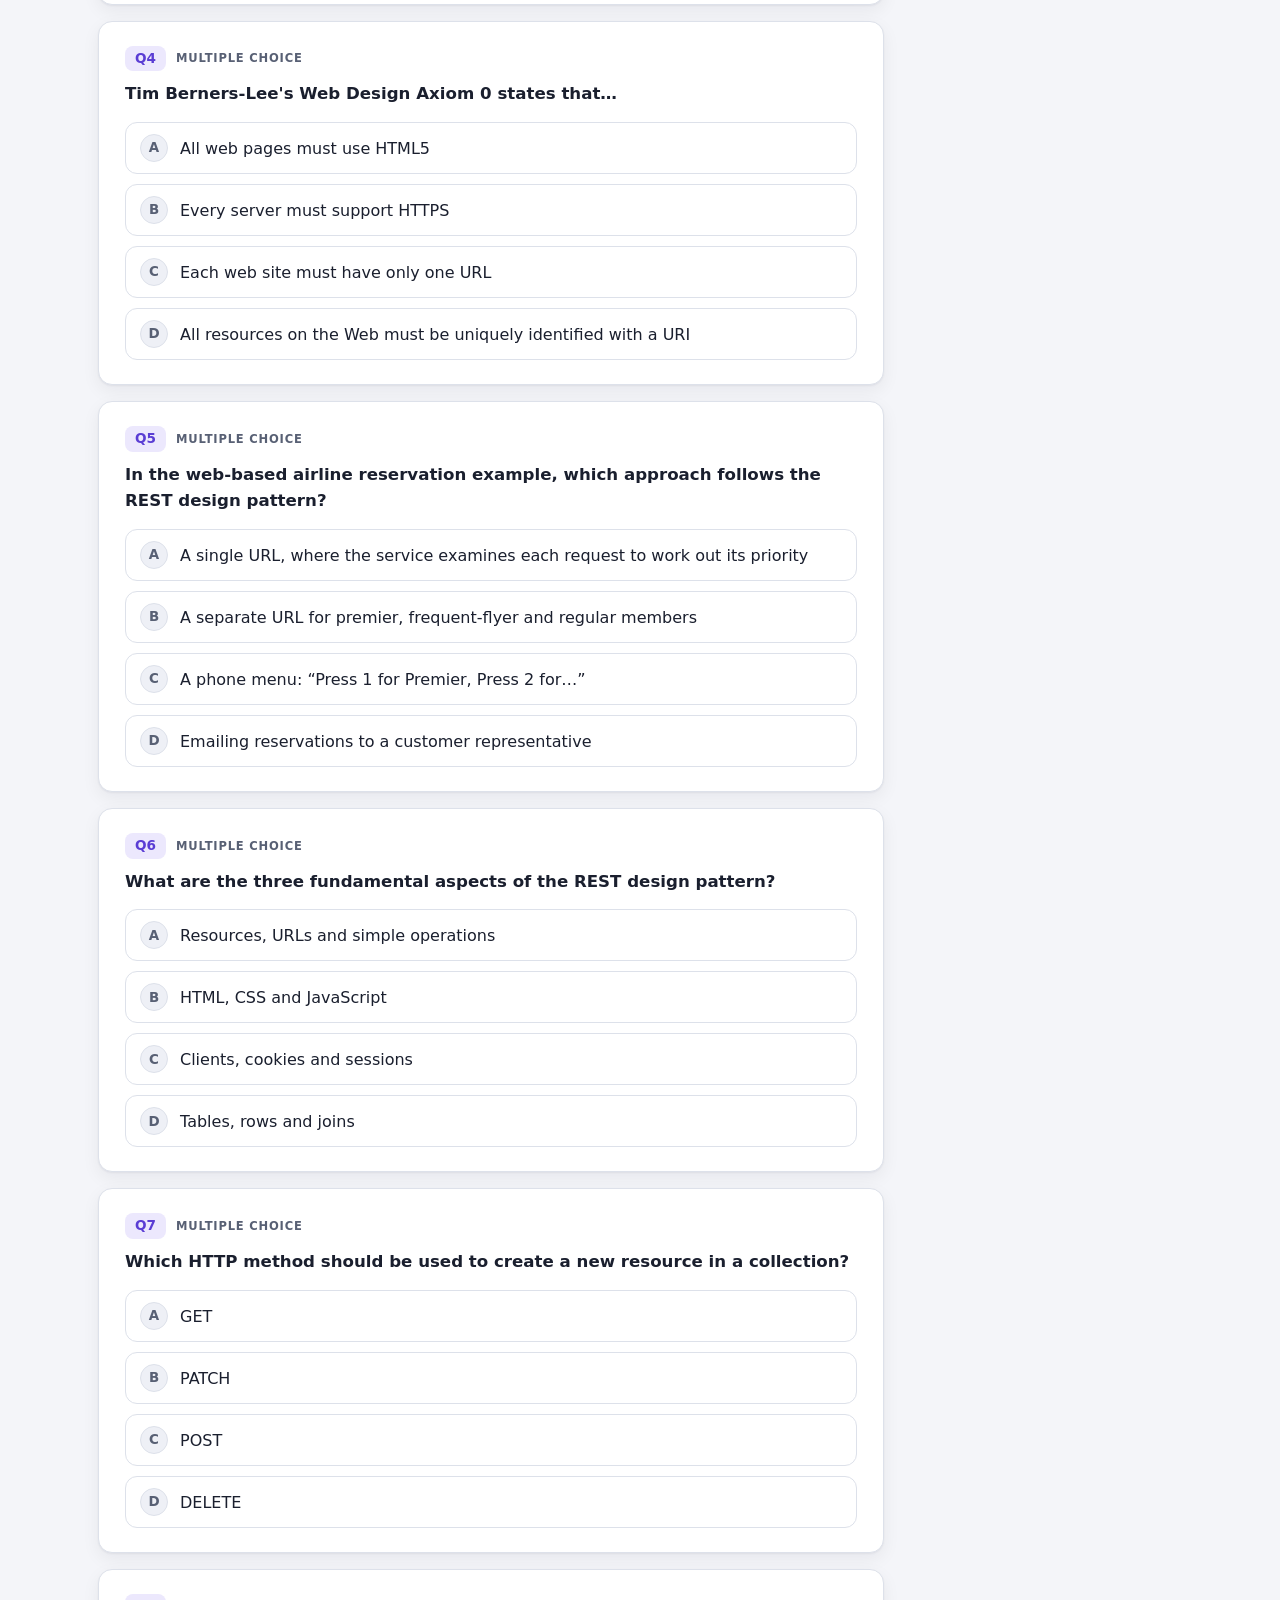
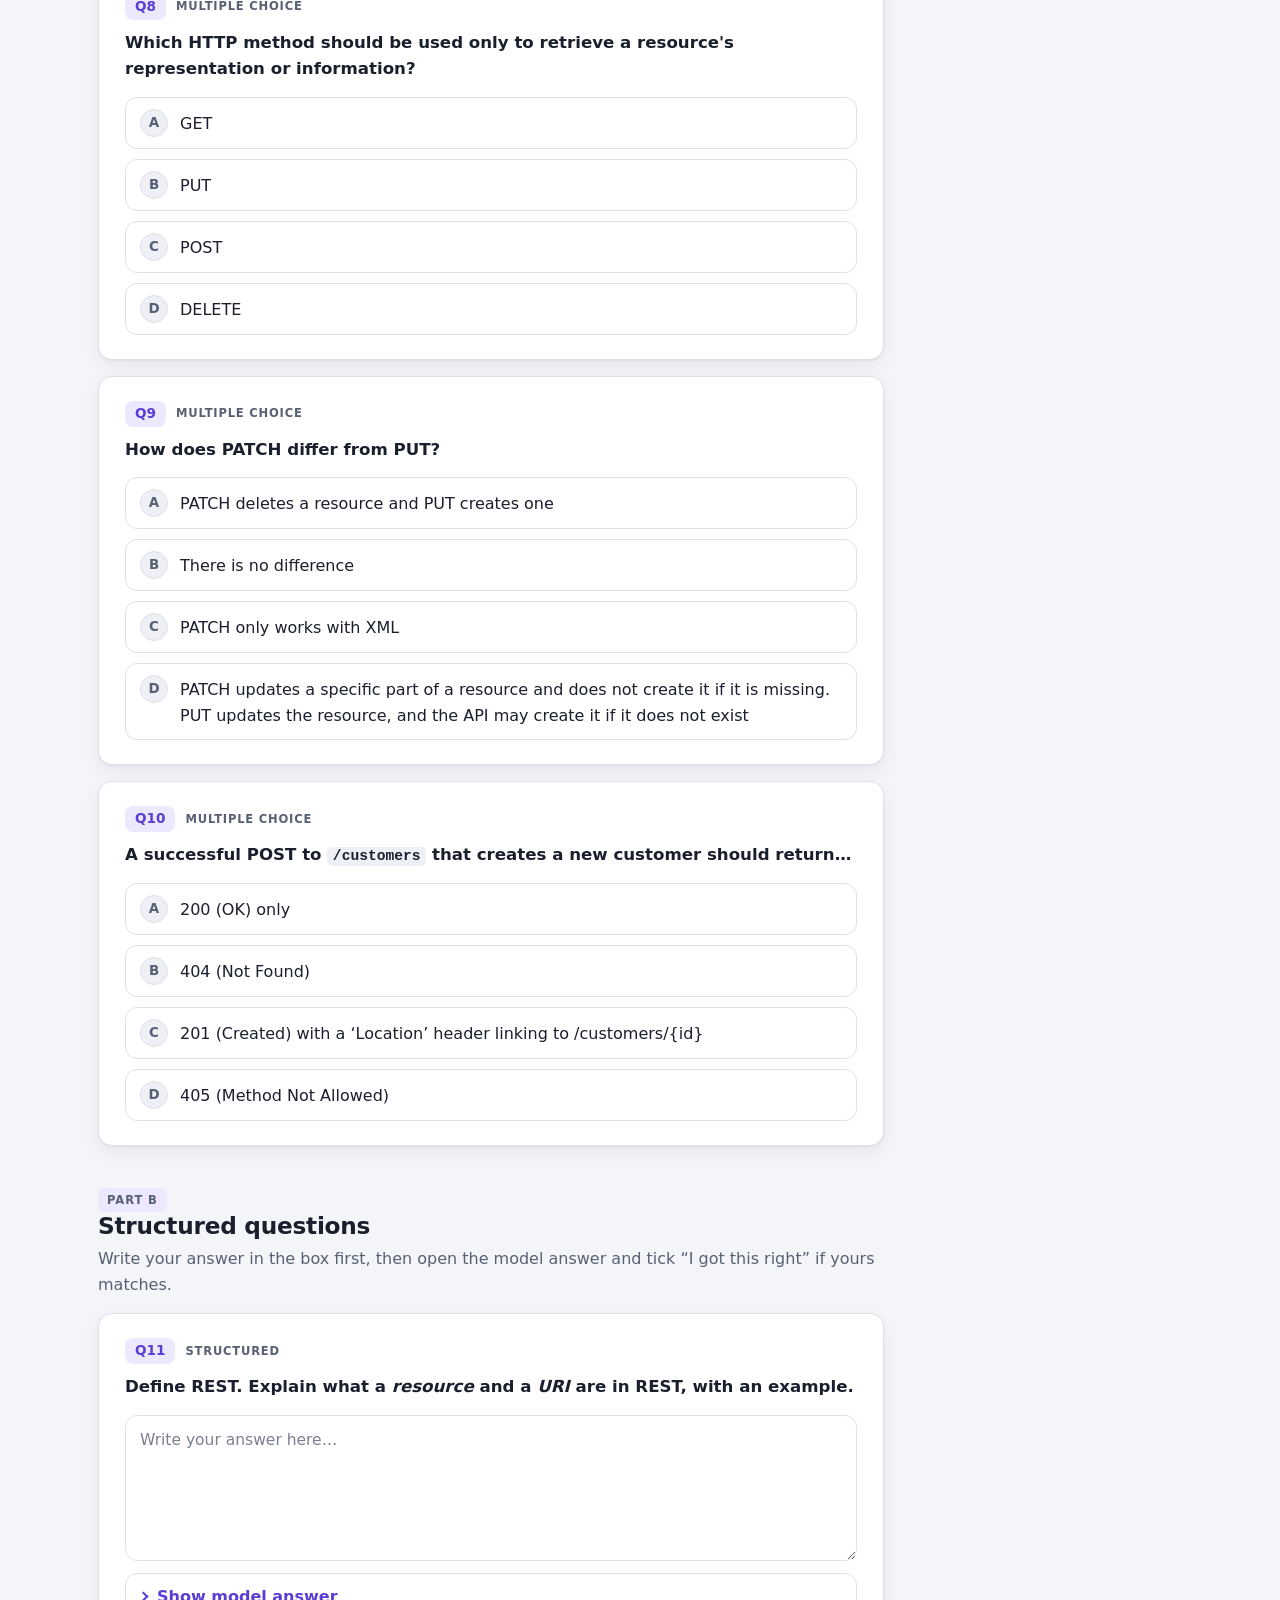
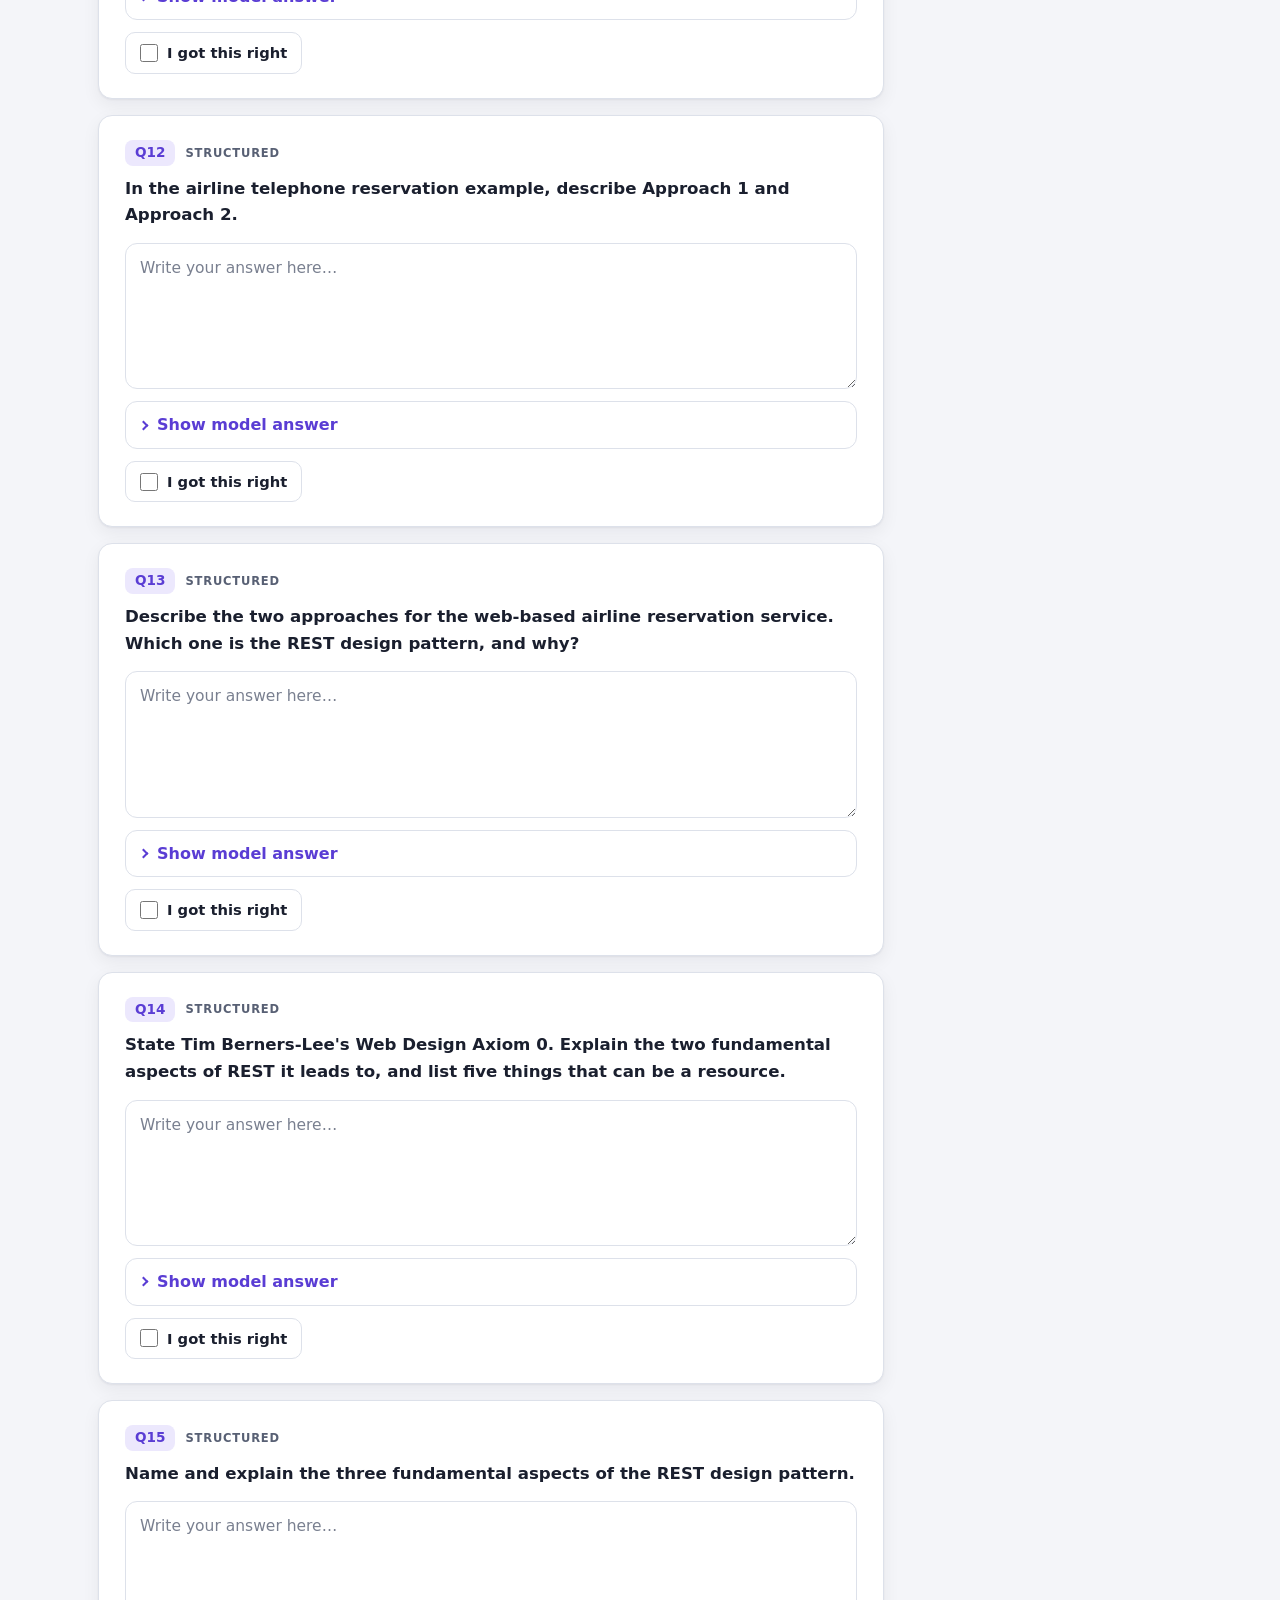
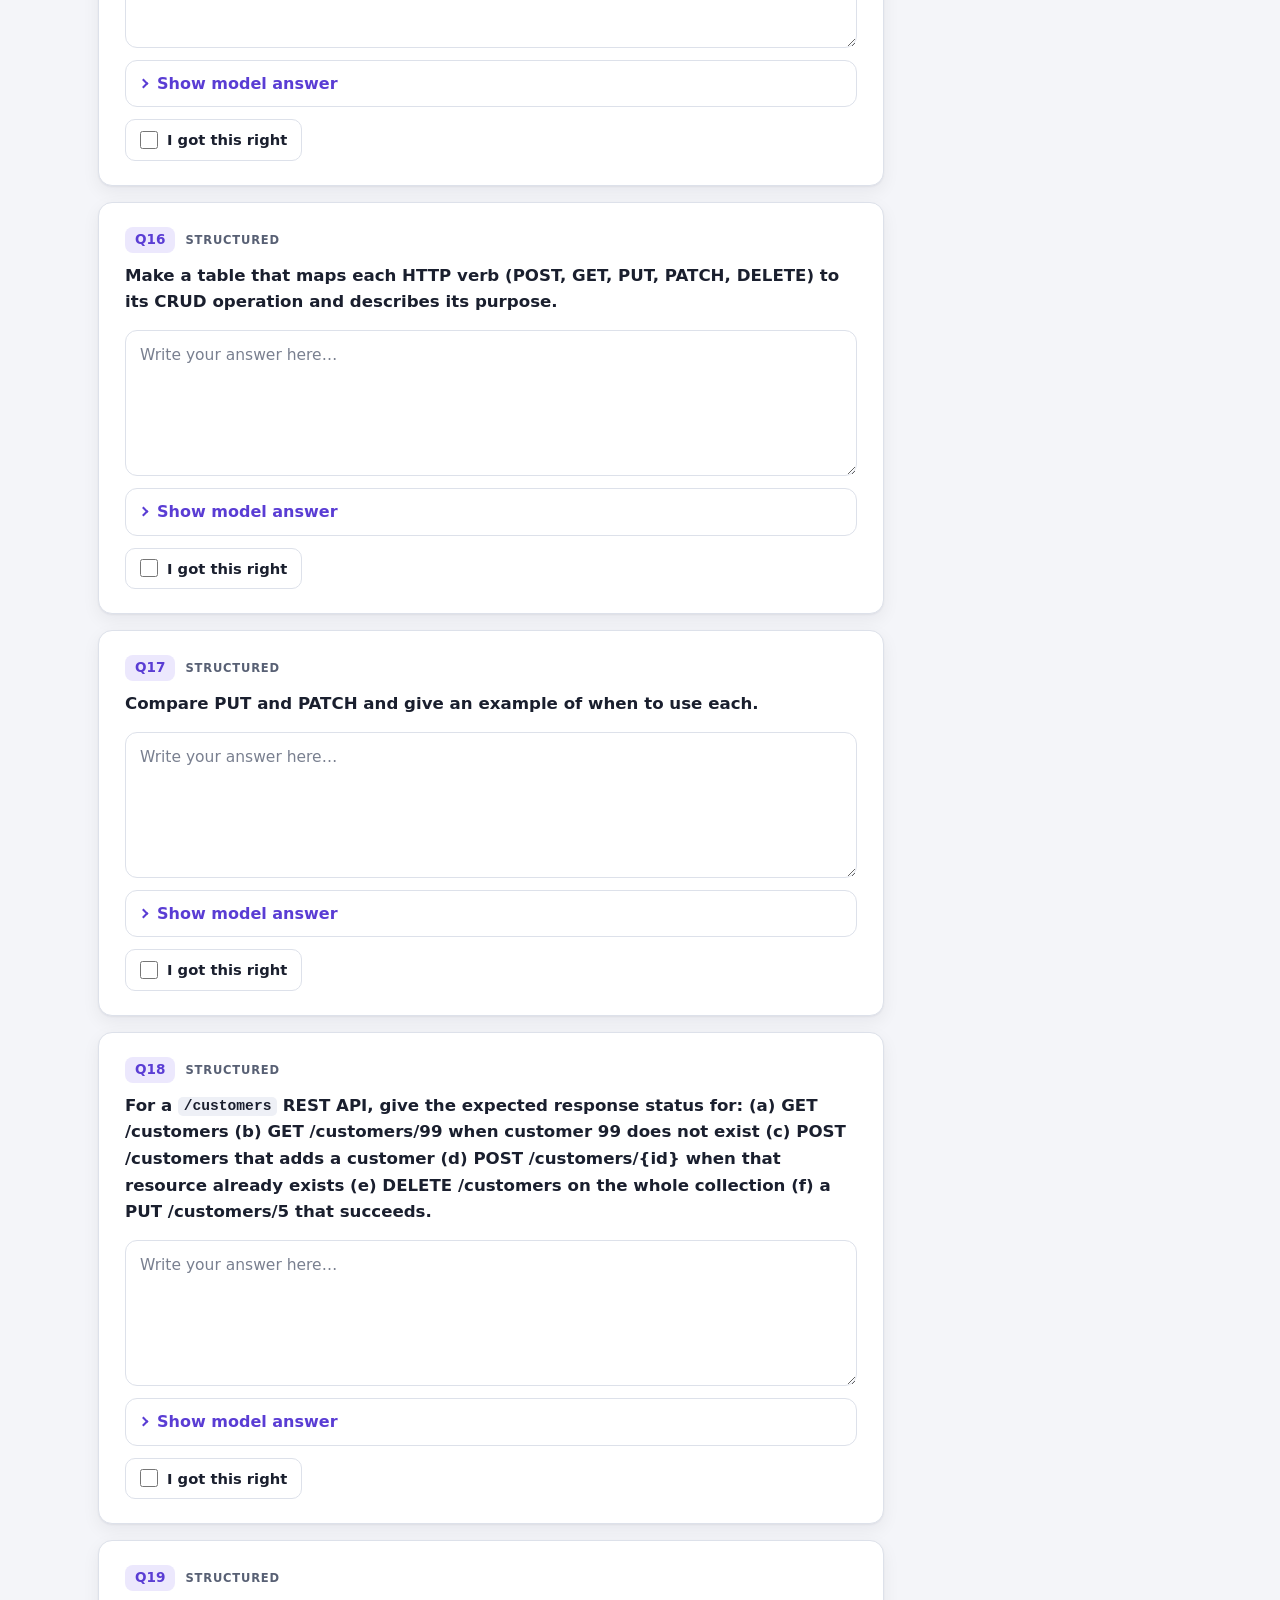
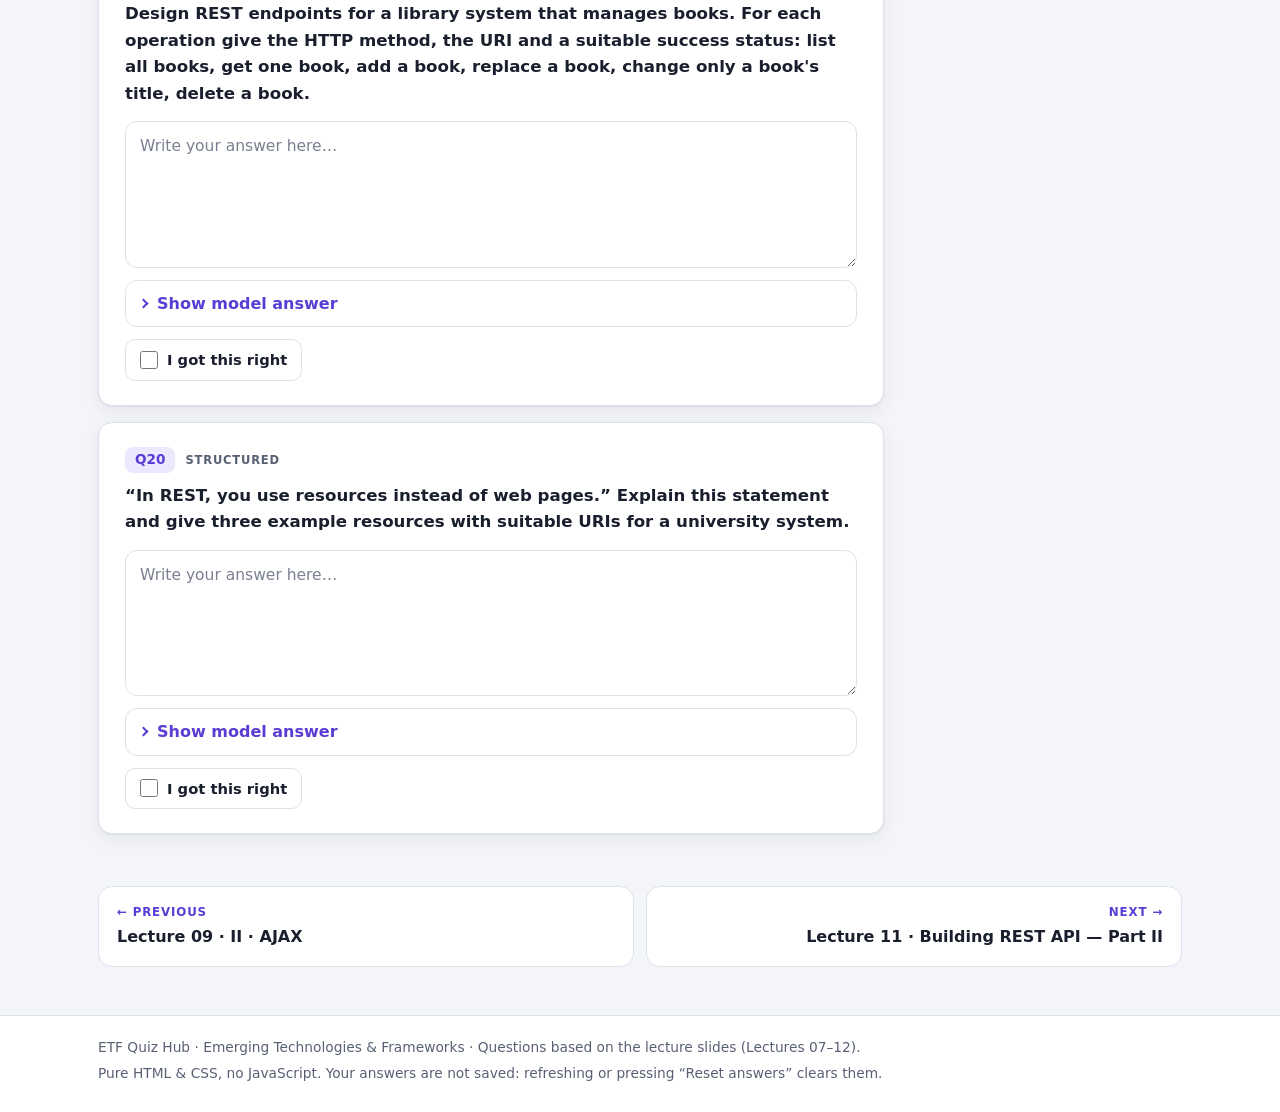
<file: lecture-10.html>
<!doctype html>
<html lang="en">
<head>
<meta charset="utf-8">
<meta name="viewport" content="width=device-width, initial-scale=1">
<title>Lecture 10 · Building REST API — Part I | ETF Quiz Hub</title>
<meta name="description" content="REST concepts: resources and URIs, the airline reservation analogy, Axiom 0, HTTP methods and status codes.">
<link rel="stylesheet" href="css/style.css">
</head>
<body>
<a class="skip" href="#main">Skip to content</a>
<header class="topbar">
  <div class="wrap topbar-in">
    <a class="brand" href="index.html"><span class="brand-mark" aria-hidden="true">ETF</span><span class="brand-name">Quiz Hub</span></a>
    <nav class="topnav" aria-label="Lectures">
      <a href="lecture-07.html" title="Lecture 07: Responsive Web Design">07</a><a href="lecture-08.html" title="Lecture 08: jQuery">08</a><a href="lecture-09-1.html" title="Lecture 09 · I: JSON">09·I</a><a href="lecture-09-2.html" title="Lecture 09 · II: AJAX">09·II</a><a href="lecture-10.html" title="Lecture 10: Building REST API — Part I" aria-current="page">10</a><a href="lecture-11.html" title="Lecture 11: Building REST API — Part II">11</a><a href="lecture-12.html" title="Lecture 12: MongoDB">12</a>
    </nav>
  </div>
</header>
<div class="wrap">
  <section class="hero hero-lecture">
    <p class="eyebrow"><a href="index.html">All lectures</a> <span aria-hidden="true">/</span> Lecture 10</p>
    <h1>Building REST API — Part I</h1>
    <p class="lede">REST concepts: resources and URIs, the airline reservation analogy, Axiom 0, HTTP methods and status codes.</p>
    <ul class="chips" aria-label="Topics covered"><li>REST</li><li>Resources &amp; URIs</li><li>Axiom 0</li><li>Airline example</li><li>HTTP methods</li><li>Status codes</li></ul>
    <ul class="meta">
      <li><strong>20</strong> questions</li>
      <li><strong>10</strong> multiple choice</li>
      <li><strong>10</strong> structured</li>
    </ul>
  </section>

  <div class="layout" id="main">
    <form class="quiz" id="quiz" method="dialog" autocomplete="off">
      <section class="part" id="part-a" aria-labelledby="part-a-h">
        <div class="part-head">
          <p class="part-tag">Part A</p>
          <h2 id="part-a-h">Multiple choice questions</h2>
          <p>Pick one answer. It locks in, and the correct answer is shown with a short explanation.</p>
        </div>
<article class="q" id="q1">
  <div class="q-head"><span class="q-no">Q1</span><span class="q-type">Multiple choice</span></div>
  <p class="q-text" id="q1-t">What does REST stand for?</p>
  
  <div class="opts" role="radiogroup" aria-labelledby="q1-t">
    <label class="opt"><input type="radio" name="q1" value="a"><span class="key" aria-hidden="true">A</span><span class="opt-text">Remote Execution of Server Tasks</span></label><label class="opt"><input type="radio" name="q1" value="b" class="ok"><span class="key" aria-hidden="true">B</span><span class="opt-text">REpresentational State Transfer</span></label><label class="opt"><input type="radio" name="q1" value="c"><span class="key" aria-hidden="true">C</span><span class="opt-text">Reliable Exchange of Structured Text</span></label><label class="opt"><input type="radio" name="q1" value="d"><span class="key" aria-hidden="true">D</span><span class="opt-text">Resource Encoding Standard Template</span></label>
  </div>
  <div class="fb">
    <p class="verdict verdict-ok">Correct!</p>
    <p class="verdict verdict-bad">Not quite. The correct answer is B.</p>
    <p class="explain">REST = REpresentational State Transfer.</p>
  </div>
</article>
<article class="q" id="q2">
  <div class="q-head"><span class="q-no">Q2</span><span class="q-type">Multiple choice</span></div>
  <p class="q-text" id="q2-t">REST is best described as…</p>
  
  <div class="opts" role="radiogroup" aria-labelledby="q2-t">
    <label class="opt"><input type="radio" name="q2" value="a" class="ok"><span class="key" aria-hidden="true">A</span><span class="opt-text">An architectural pattern</span></label><label class="opt"><input type="radio" name="q2" value="b"><span class="key" aria-hidden="true">B</span><span class="opt-text">A programming language</span></label><label class="opt"><input type="radio" name="q2" value="c"><span class="key" aria-hidden="true">C</span><span class="opt-text">A database engine</span></label><label class="opt"><input type="radio" name="q2" value="d"><span class="key" aria-hidden="true">D</span><span class="opt-text">A JavaScript library</span></label>
  </div>
  <div class="fb">
    <p class="verdict verdict-ok">Correct!</p>
    <p class="verdict verdict-bad">Not quite. The correct answer is A.</p>
    <p class="explain">REST is an architectural pattern that uses resources instead of web pages.</p>
  </div>
</article>
<article class="q" id="q3">
  <div class="q-head"><span class="q-no">Q3</span><span class="q-type">Multiple choice</span></div>
  <p class="q-text" id="q3-t">In REST, what is a <em>resource</em>?</p>
  
  <div class="opts" role="radiogroup" aria-labelledby="q3-t">
    <label class="opt"><input type="radio" name="q3" value="a"><span class="key" aria-hidden="true">A</span><span class="opt-text">Only an HTML web page</span></label><label class="opt"><input type="radio" name="q3" value="b"><span class="key" aria-hidden="true">B</span><span class="opt-text">The server's CPU and memory</span></label><label class="opt"><input type="radio" name="q3" value="c" class="ok"><span class="key" aria-hidden="true">C</span><span class="opt-text">Any object the server can provide information about, identified by a unique URI</span></label><label class="opt"><input type="radio" name="q3" value="d"><span class="key" aria-hidden="true">D</span><span class="opt-text">A JavaScript function on the client</span></label>
  </div>
  <div class="fb">
    <p class="verdict verdict-ok">Correct!</p>
    <p class="verdict verdict-bad">Not quite. The correct answer is C.</p>
    <p class="explain">A resource can be any object the server can provide information about, and each one has a unique identifier (URI).</p>
  </div>
</article>
<article class="q" id="q4">
  <div class="q-head"><span class="q-no">Q4</span><span class="q-type">Multiple choice</span></div>
  <p class="q-text" id="q4-t">Tim Berners-Lee's Web Design <strong>Axiom 0</strong> states that…</p>
  
  <div class="opts" role="radiogroup" aria-labelledby="q4-t">
    <label class="opt"><input type="radio" name="q4" value="a"><span class="key" aria-hidden="true">A</span><span class="opt-text">All web pages must use HTML5</span></label><label class="opt"><input type="radio" name="q4" value="b"><span class="key" aria-hidden="true">B</span><span class="opt-text">Every server must support HTTPS</span></label><label class="opt"><input type="radio" name="q4" value="c"><span class="key" aria-hidden="true">C</span><span class="opt-text">Each web site must have only one URL</span></label><label class="opt"><input type="radio" name="q4" value="d" class="ok"><span class="key" aria-hidden="true">D</span><span class="opt-text">All resources on the Web must be uniquely identified with a URI</span></label>
  </div>
  <div class="fb">
    <p class="verdict verdict-ok">Correct!</p>
    <p class="verdict verdict-bad">Not quite. The correct answer is D.</p>
    <p class="explain">Axiom 0: every resource on the Web must be uniquely identified with a URI.</p>
  </div>
</article>
<article class="q" id="q5">
  <div class="q-head"><span class="q-no">Q5</span><span class="q-type">Multiple choice</span></div>
  <p class="q-text" id="q5-t">In the web-based airline reservation example, which approach follows the REST design pattern?</p>
  
  <div class="opts" role="radiogroup" aria-labelledby="q5-t">
    <label class="opt"><input type="radio" name="q5" value="a"><span class="key" aria-hidden="true">A</span><span class="opt-text">A single URL, where the service examines each request to work out its priority</span></label><label class="opt"><input type="radio" name="q5" value="b" class="ok"><span class="key" aria-hidden="true">B</span><span class="opt-text">A separate URL for premier, frequent-flyer and regular members</span></label><label class="opt"><input type="radio" name="q5" value="c"><span class="key" aria-hidden="true">C</span><span class="opt-text">A phone menu: “Press 1 for Premier, Press 2 for…”</span></label><label class="opt"><input type="radio" name="q5" value="d"><span class="key" aria-hidden="true">D</span><span class="opt-text">Emailing reservations to a customer representative</span></label>
  </div>
  <div class="fb">
    <p class="verdict verdict-ok">Correct!</p>
    <p class="verdict verdict-bad">Not quite. The correct answer is B.</p>
    <p class="explain">“URLs are cheap! Use them!” Giving each resource its own URL is the REST design pattern.</p>
  </div>
</article>
<article class="q" id="q6">
  <div class="q-head"><span class="q-no">Q6</span><span class="q-type">Multiple choice</span></div>
  <p class="q-text" id="q6-t">What are the three fundamental aspects of the REST design pattern?</p>
  
  <div class="opts" role="radiogroup" aria-labelledby="q6-t">
    <label class="opt"><input type="radio" name="q6" value="a" class="ok"><span class="key" aria-hidden="true">A</span><span class="opt-text">Resources, URLs and simple operations</span></label><label class="opt"><input type="radio" name="q6" value="b"><span class="key" aria-hidden="true">B</span><span class="opt-text">HTML, CSS and JavaScript</span></label><label class="opt"><input type="radio" name="q6" value="c"><span class="key" aria-hidden="true">C</span><span class="opt-text">Clients, cookies and sessions</span></label><label class="opt"><input type="radio" name="q6" value="d"><span class="key" aria-hidden="true">D</span><span class="opt-text">Tables, rows and joins</span></label>
  </div>
  <div class="fb">
    <p class="verdict verdict-ok">Correct!</p>
    <p class="verdict verdict-bad">Not quite. The correct answer is A.</p>
    <p class="explain">Resources, URLs that identify them, and simple operations (HTTP methods).</p>
  </div>
</article>
<article class="q" id="q7">
  <div class="q-head"><span class="q-no">Q7</span><span class="q-type">Multiple choice</span></div>
  <p class="q-text" id="q7-t">Which HTTP method should be used to <strong>create</strong> a new resource in a collection?</p>
  
  <div class="opts" role="radiogroup" aria-labelledby="q7-t">
    <label class="opt"><input type="radio" name="q7" value="a"><span class="key" aria-hidden="true">A</span><span class="opt-text">GET</span></label><label class="opt"><input type="radio" name="q7" value="b"><span class="key" aria-hidden="true">B</span><span class="opt-text">PATCH</span></label><label class="opt"><input type="radio" name="q7" value="c" class="ok"><span class="key" aria-hidden="true">C</span><span class="opt-text">POST</span></label><label class="opt"><input type="radio" name="q7" value="d"><span class="key" aria-hidden="true">D</span><span class="opt-text">DELETE</span></label>
  </div>
  <div class="fb">
    <p class="verdict verdict-ok">Correct!</p>
    <p class="verdict verdict-bad">Not quite. The correct answer is C.</p>
    <p class="explain">POST creates a new resource in the collection of resources.</p>
  </div>
</article>
<article class="q" id="q8">
  <div class="q-head"><span class="q-no">Q8</span><span class="q-type">Multiple choice</span></div>
  <p class="q-text" id="q8-t">Which HTTP method should be used <strong>only to retrieve</strong> a resource's representation or information?</p>
  
  <div class="opts" role="radiogroup" aria-labelledby="q8-t">
    <label class="opt"><input type="radio" name="q8" value="a" class="ok"><span class="key" aria-hidden="true">A</span><span class="opt-text">GET</span></label><label class="opt"><input type="radio" name="q8" value="b"><span class="key" aria-hidden="true">B</span><span class="opt-text">PUT</span></label><label class="opt"><input type="radio" name="q8" value="c"><span class="key" aria-hidden="true">C</span><span class="opt-text">POST</span></label><label class="opt"><input type="radio" name="q8" value="d"><span class="key" aria-hidden="true">D</span><span class="opt-text">DELETE</span></label>
  </div>
  <div class="fb">
    <p class="verdict verdict-ok">Correct!</p>
    <p class="verdict verdict-bad">Not quite. The correct answer is A.</p>
    <p class="explain">GET requests should only retrieve data and never change it.</p>
  </div>
</article>
<article class="q" id="q9">
  <div class="q-head"><span class="q-no">Q9</span><span class="q-type">Multiple choice</span></div>
  <p class="q-text" id="q9-t">How does PATCH differ from PUT?</p>
  
  <div class="opts" role="radiogroup" aria-labelledby="q9-t">
    <label class="opt"><input type="radio" name="q9" value="a"><span class="key" aria-hidden="true">A</span><span class="opt-text">PATCH deletes a resource and PUT creates one</span></label><label class="opt"><input type="radio" name="q9" value="b"><span class="key" aria-hidden="true">B</span><span class="opt-text">There is no difference</span></label><label class="opt"><input type="radio" name="q9" value="c"><span class="key" aria-hidden="true">C</span><span class="opt-text">PATCH only works with XML</span></label><label class="opt"><input type="radio" name="q9" value="d" class="ok"><span class="key" aria-hidden="true">D</span><span class="opt-text">PATCH updates a specific part of a resource and does not create it if it is missing. PUT updates the resource, and the API may create it if it does not exist</span></label>
  </div>
  <div class="fb">
    <p class="verdict verdict-ok">Correct!</p>
    <p class="verdict verdict-bad">Not quite. The correct answer is D.</p>
    <p class="explain">With PATCH, a missing resource is an error. With PUT, the API may decide whether to create a new resource.</p>
  </div>
</article>
<article class="q" id="q10">
  <div class="q-head"><span class="q-no">Q10</span><span class="q-type">Multiple choice</span></div>
  <p class="q-text" id="q10-t">A successful POST to <code>/customers</code> that creates a new customer should return…</p>
  
  <div class="opts" role="radiogroup" aria-labelledby="q10-t">
    <label class="opt"><input type="radio" name="q10" value="a"><span class="key" aria-hidden="true">A</span><span class="opt-text">200 (OK) only</span></label><label class="opt"><input type="radio" name="q10" value="b"><span class="key" aria-hidden="true">B</span><span class="opt-text">404 (Not Found)</span></label><label class="opt"><input type="radio" name="q10" value="c" class="ok"><span class="key" aria-hidden="true">C</span><span class="opt-text">201 (Created) with a ‘Location’ header linking to /customers/{id}</span></label><label class="opt"><input type="radio" name="q10" value="d"><span class="key" aria-hidden="true">D</span><span class="opt-text">405 (Method Not Allowed)</span></label>
  </div>
  <div class="fb">
    <p class="verdict verdict-ok">Correct!</p>
    <p class="verdict verdict-bad">Not quite. The correct answer is C.</p>
    <p class="explain">201 Created, with a Location header that contains the new ID.</p>
  </div>
</article>
      </section>

      <section class="part" id="part-b" aria-labelledby="part-b-h">
        <div class="part-head">
          <p class="part-tag">Part B</p>
          <h2 id="part-b-h">Structured questions</h2>
          <p>Write your answer in the box first, then open the model answer and tick “I got this right” if yours matches.</p>
        </div>
<article class="q q-s" id="q11">
  <div class="q-head"><span class="q-no">Q11</span><span class="q-type">Structured</span></div>
  <p class="q-text" id="q11-t">Define REST. Explain what a <em>resource</em> and a <em>URI</em> are in REST, with an example.</p>
  
  <textarea name="a11" rows="5" placeholder="Write your answer here…" aria-labelledby="q11-t"></textarea>
  <details class="model">
    <summary><span class="when-closed">Show model answer</span><span class="when-open">Hide model answer</span></summary>
    <div class="model-body"><p><strong>REST (REpresentational State Transfer)</strong> is an architectural pattern. In REST you work with <strong>resources</strong> instead of web pages.</p><ul><li><strong>Resource:</strong> any object the server can provide information about, such as a student, an order or a flight booking.</li><li><strong>URI:</strong> each resource has a unique identifier (URI) that is used to access it.</li></ul><p>Example: <code>http://www.gogo-air/reservations/premier</code> identifies the premier-member reservation service. <code>/students/5</code> could identify the student with id 5.</p></div>
  </details>
  <label class="self"><input type="checkbox" name="s11"><span>I got this right</span></label>
</article>
<article class="q q-s" id="q12">
  <div class="q-head"><span class="q-no">Q12</span><span class="q-type">Structured</span></div>
  <p class="q-text" id="q12-t">In the airline <strong>telephone</strong> reservation example, describe Approach 1 and Approach 2.</p>
  
  <textarea name="a12" rows="5" placeholder="Write your answer here…" aria-labelledby="q12-t"></textarea>
  <details class="model">
    <summary><span class="when-closed">Show model answer</span><span class="when-open">Hide model answer</span></summary>
    <div class="model-body"><p>The airline wants premier members served immediately, frequent flyers given expedited service, and everyone else given regular service.</p><ul><li><strong>Approach 1: “Press 1 for Premier, Press 2 for…”.</strong> There is one telephone number. An automated message asks customers to press 1 (premier), 2 (frequent flyer) or 3 (others), and the call is routed to the matching representative.</li><li><strong>Approach 2: “Telephone numbers are cheap! Use them!”.</strong> There are separate numbers, e.g. 1-800-Premier, 1-800-Frequent and 1-800-Reservation, so each group calls its own representative directly.</li></ul></div>
  </details>
  <label class="self"><input type="checkbox" name="s12"><span>I got this right</span></label>
</article>
<article class="q q-s" id="q13">
  <div class="q-head"><span class="q-no">Q13</span><span class="q-type">Structured</span></div>
  <p class="q-text" id="q13-t">Describe the two approaches for the <strong>web-based</strong> airline reservation service. Which one is the REST design pattern, and why?</p>
  
  <textarea name="a13" rows="5" placeholder="Write your answer here…" aria-labelledby="q13-t"></textarea>
  <details class="model">
    <summary><span class="when-closed">Show model answer</span><span class="when-open">Hide model answer</span></summary>
    <div class="model-body"><ul><li><strong>Approach 1: one-stop shopping.</strong> There is a single URL. The web service must examine every incoming request to determine its priority and then process it.</li><li><strong>Approach 2: “URLs are cheap! Use them!”.</strong> There is a separate URL for each group, e.g. <code>/reservations/premier</code>, <code>/reservations/frequent-flyer</code> and <code>/reservations/regular</code>.</li></ul><p><strong>Approach 2 is the REST design pattern.</strong> Each resource (service) is uniquely identified by its own URL, which follows Axiom 0. Clients go straight to the right resource, and the service no longer has to inspect each request to decide its priority.</p></div>
  </details>
  <label class="self"><input type="checkbox" name="s13"><span>I got this right</span></label>
</article>
<article class="q q-s" id="q14">
  <div class="q-head"><span class="q-no">Q14</span><span class="q-type">Structured</span></div>
  <p class="q-text" id="q14-t">State Tim Berners-Lee's Web Design Axiom 0. Explain the two fundamental aspects of REST it leads to, and list five things that can be a resource.</p>
  
  <textarea name="a14" rows="5" placeholder="Write your answer here…" aria-labelledby="q14-t"></textarea>
  <details class="model">
    <summary><span class="when-closed">Show model answer</span><span class="when-open">Hide model answer</span></summary>
    <div class="model-body"><p><strong>Axiom 0:</strong> all resources on the Web must be uniquely identified with a URI.</p><ul><li><strong>Resources:</strong> every distinguishable entity is a resource.</li><li><strong>URLs identify resources:</strong> every resource is uniquely identified by a URL.</li></ul><p>Examples of resources: a web site, an HTML page, an XML document, a web service and a physical device.</p></div>
  </details>
  <label class="self"><input type="checkbox" name="s14"><span>I got this right</span></label>
</article>
<article class="q q-s" id="q15">
  <div class="q-head"><span class="q-no">Q15</span><span class="q-type">Structured</span></div>
  <p class="q-text" id="q15-t">Name and explain the three fundamental aspects of the REST design pattern.</p>
  
  <textarea name="a15" rows="5" placeholder="Write your answer here…" aria-labelledby="q15-t"></textarea>
  <details class="model">
    <summary><span class="when-closed">Show model answer</span><span class="when-open">Hide model answer</span></summary>
    <div class="model-body"><ul><li><strong>Resources:</strong> every distinguishable entity, such as a page, document, service or device, is a resource.</li><li><strong>URLs:</strong> every resource is uniquely identified by a URL (Axiom 0).</li><li><strong>Simple operations:</strong> a small, standard set of HTTP operations acts on resources: GET (read), POST (create), PUT (update/replace), PATCH (update/modify) and DELETE.</li></ul></div>
  </details>
  <label class="self"><input type="checkbox" name="s15"><span>I got this right</span></label>
</article>
<article class="q q-s" id="q16">
  <div class="q-head"><span class="q-no">Q16</span><span class="q-type">Structured</span></div>
  <p class="q-text" id="q16-t">Make a table that maps each HTTP verb (POST, GET, PUT, PATCH, DELETE) to its CRUD operation and describes its purpose.</p>
  
  <textarea name="a16" rows="5" placeholder="Write your answer here…" aria-labelledby="q16-t"></textarea>
  <details class="model">
    <summary><span class="when-closed">Show model answer</span><span class="when-open">Hide model answer</span></summary>
    <div class="model-body"><div class="tbl-wrap"><table class="tbl"><thead><tr><th scope="col">HTTP verb</th><th scope="col">CRUD</th><th scope="col">Purpose</th></tr></thead><tbody><tr><td>POST</td><td>Create</td><td>Create a new resource in the collection</td></tr><tr><td>GET</td><td>Read</td><td>Retrieve a resource's representation/information only</td></tr><tr><td>PUT</td><td>Update / Replace</td><td>Update an existing resource. The API may create it if it does not exist</td></tr><tr><td>PATCH</td><td>Update / Modify</td><td>Update a specific item in the resource. A missing resource is an error</td></tr><tr><td>DELETE</td><td>Delete</td><td>Delete the resource identified by the Request-URI</td></tr></tbody></table></div></div>
  </details>
  <label class="self"><input type="checkbox" name="s16"><span>I got this right</span></label>
</article>
<article class="q q-s" id="q17">
  <div class="q-head"><span class="q-no">Q17</span><span class="q-type">Structured</span></div>
  <p class="q-text" id="q17-t">Compare <strong>PUT</strong> and <strong>PATCH</strong> and give an example of when to use each.</p>
  
  <textarea name="a17" rows="5" placeholder="Write your answer here…" aria-labelledby="q17-t"></textarea>
  <details class="model">
    <summary><span class="when-closed">Show model answer</span><span class="when-open">Hide model answer</span></summary>
    <div class="model-body"><div class="tbl-wrap"><table class="tbl"><thead><tr><th scope="col"></th><th scope="col">PUT</th><th scope="col">PATCH</th></tr></thead><tbody><tr><td>Purpose</td><td>Updates/replaces an existing resource</td><td>Updates only specific items (fields) of a resource</td></tr><tr><td>If the resource doesn't exist</td><td>The API may decide to create it</td><td>Does <strong>not</strong> create it. That is an error</td></tr><tr><td>Example</td><td>PUT <code>/students/5</code> with the full student record</td><td>PATCH <code>/students/5</code> with only <code>{"address":"Kandy"}</code></td></tr></tbody></table></div></div>
  </details>
  <label class="self"><input type="checkbox" name="s17"><span>I got this right</span></label>
</article>
<article class="q q-s" id="q18">
  <div class="q-head"><span class="q-no">Q18</span><span class="q-type">Structured</span></div>
  <p class="q-text" id="q18-t">For a <code>/customers</code> REST API, give the expected response status for: (a) GET /customers (b) GET /customers/99 when customer 99 does not exist (c) POST /customers that adds a customer (d) POST /customers/{id} when that resource already exists (e) DELETE /customers on the whole collection (f) a PUT /customers/5 that succeeds.</p>
  
  <textarea name="a18" rows="5" placeholder="Write your answer here…" aria-labelledby="q18-t"></textarea>
  <details class="model">
    <summary><span class="when-closed">Show model answer</span><span class="when-open">Hide model answer</span></summary>
    <div class="model-body"><ul><li>(a) <strong>200 OK</strong> with the list of customers (use pagination, sorting and filtering for big lists)</li><li>(b) <strong>404 Not Found</strong>: the ID was not found or is invalid</li><li>(c) <strong>201 Created</strong> with a <code>Location</code> header linking to <code>/customers/{id}</code></li><li>(d) <strong>409 Conflict</strong>: the resource already exists</li><li>(e) <strong>405 Method Not Allowed</strong>, unless you really want to delete the whole collection</li><li>(f) <strong>200 OK</strong> or <strong>204 No Content</strong></li></ul></div>
  </details>
  <label class="self"><input type="checkbox" name="s18"><span>I got this right</span></label>
</article>
<article class="q q-s" id="q19">
  <div class="q-head"><span class="q-no">Q19</span><span class="q-type">Structured</span></div>
  <p class="q-text" id="q19-t">Design REST endpoints for a library system that manages books. For each operation give the HTTP method, the URI and a suitable success status: list all books, get one book, add a book, replace a book, change only a book's title, delete a book.</p>
  
  <textarea name="a19" rows="5" placeholder="Write your answer here…" aria-labelledby="q19-t"></textarea>
  <details class="model">
    <summary><span class="when-closed">Show model answer</span><span class="when-open">Hide model answer</span></summary>
    <div class="model-body"><div class="tbl-wrap"><table class="tbl"><thead><tr><th scope="col">Operation</th><th scope="col">Method</th><th scope="col">URI</th><th scope="col">Success</th></tr></thead><tbody><tr><td>List all books</td><td>GET</td><td><code>/books</code></td><td>200 OK</td></tr><tr><td>Get one book</td><td>GET</td><td><code>/books/{id}</code></td><td>200 OK</td></tr><tr><td>Add a book</td><td>POST</td><td><code>/books</code></td><td>201 Created</td></tr><tr><td>Replace a book</td><td>PUT</td><td><code>/books/{id}</code></td><td>200 / 204</td></tr><tr><td>Change only the title</td><td>PATCH</td><td><code>/books/{id}</code></td><td>200 / 204</td></tr><tr><td>Delete a book</td><td>DELETE</td><td><code>/books/{id}</code></td><td>200 OK</td></tr></tbody></table></div><p>Unknown ids should return 404 Not Found.</p></div>
  </details>
  <label class="self"><input type="checkbox" name="s19"><span>I got this right</span></label>
</article>
<article class="q q-s" id="q20">
  <div class="q-head"><span class="q-no">Q20</span><span class="q-type">Structured</span></div>
  <p class="q-text" id="q20-t">“In REST, you use resources instead of web pages.” Explain this statement and give three example resources with suitable URIs for a university system.</p>
  
  <textarea name="a20" rows="5" placeholder="Write your answer here…" aria-labelledby="q20-t"></textarea>
  <details class="model">
    <summary><span class="when-closed">Show model answer</span><span class="when-open">Hide model answer</span></summary>
    <div class="model-body"><p>A traditional site is built around pages that a user navigates. A REST service is built around <strong>resources</strong>, the things (data) the server knows about. Each resource has its own unique URI, and clients use simple HTTP operations on that URI to read or change it. Any kind of client can use the same resource, whether it is a web page, a mobile app or another server.</p><div class="tbl-wrap"><table class="tbl"><thead><tr><th scope="col">Resource</th><th scope="col">URI</th></tr></thead><tbody><tr><td>All students</td><td><code>/students</code></td></tr><tr><td>One student</td><td><code>/students/{id}</code></td></tr><tr><td>Courses of a student</td><td><code>/students/{id}/courses</code></td></tr><tr><td>One lecture</td><td><code>/courses/{code}/lectures/{no}</code></td></tr></tbody></table></div></div>
  </details>
  <label class="self"><input type="checkbox" name="s20"><span>I got this right</span></label>
</article>
      </section>
    </form>

    <aside class="panel" aria-label="Your progress">
      <div class="panel-card">
        <p class="panel-title">Your progress</p>
        <div class="stats-row">
          <div class="stat stat-main"><span class="stat-val v-score"></span><span class="stat-lbl">MCQ score</span></div>
          <div class="stat"><span class="stat-val v-ans"></span><span class="stat-lbl">MCQ answered</span></div>
          <div class="stat"><span class="stat-val v-self"></span><span class="stat-lbl">Structured correct</span></div>
        </div>
        <nav class="qnav" aria-label="Jump to question">
          <p class="qnav-lbl">Part A · MCQ</p>
          <div class="qnav-grid"><a href="#q1">1</a><a href="#q2">2</a><a href="#q3">3</a><a href="#q4">4</a><a href="#q5">5</a><a href="#q6">6</a><a href="#q7">7</a><a href="#q8">8</a><a href="#q9">9</a><a href="#q10">10</a></div>
          <p class="qnav-lbl">Part B · Structured</p>
          <div class="qnav-grid"><a href="#q11">11</a><a href="#q12">12</a><a href="#q13">13</a><a href="#q14">14</a><a href="#q15">15</a><a href="#q16">16</a><a href="#q17">17</a><a href="#q18">18</a><a href="#q19">19</a><a href="#q20">20</a></div>
          <ul class="legend">
            <li><span class="dot dot-ok"></span>Correct</li>
            <li><span class="dot dot-bad"></span>Wrong</li>
            <li><span class="dot dot-wip"></span>Written</li>
          </ul>
        </nav>
        <button type="reset" form="quiz" class="btn-reset">Reset answers</button>
      </div>
    </aside>
  </div>

  <nav class="pager" aria-label="Other lectures"><a class="prev" href="lecture-09-2.html"><span class="dir">← Previous</span>Lecture 09 · II · AJAX</a><a class="next" href="lecture-11.html"><span class="dir">Next →</span>Lecture 11 · Building REST API — Part II</a></nav>
</div>
<footer class="foot">
  <div class="wrap foot-in">
    <p>ETF Quiz Hub · Emerging Technologies &amp; Frameworks · Questions based on the lecture slides (Lectures 07–12).</p>
    <p>Pure HTML &amp; CSS, no JavaScript. Your answers are not saved: refreshing or pressing “Reset answers” clears them.</p>
  </div>
</footer>
</body>
</html>
</file>
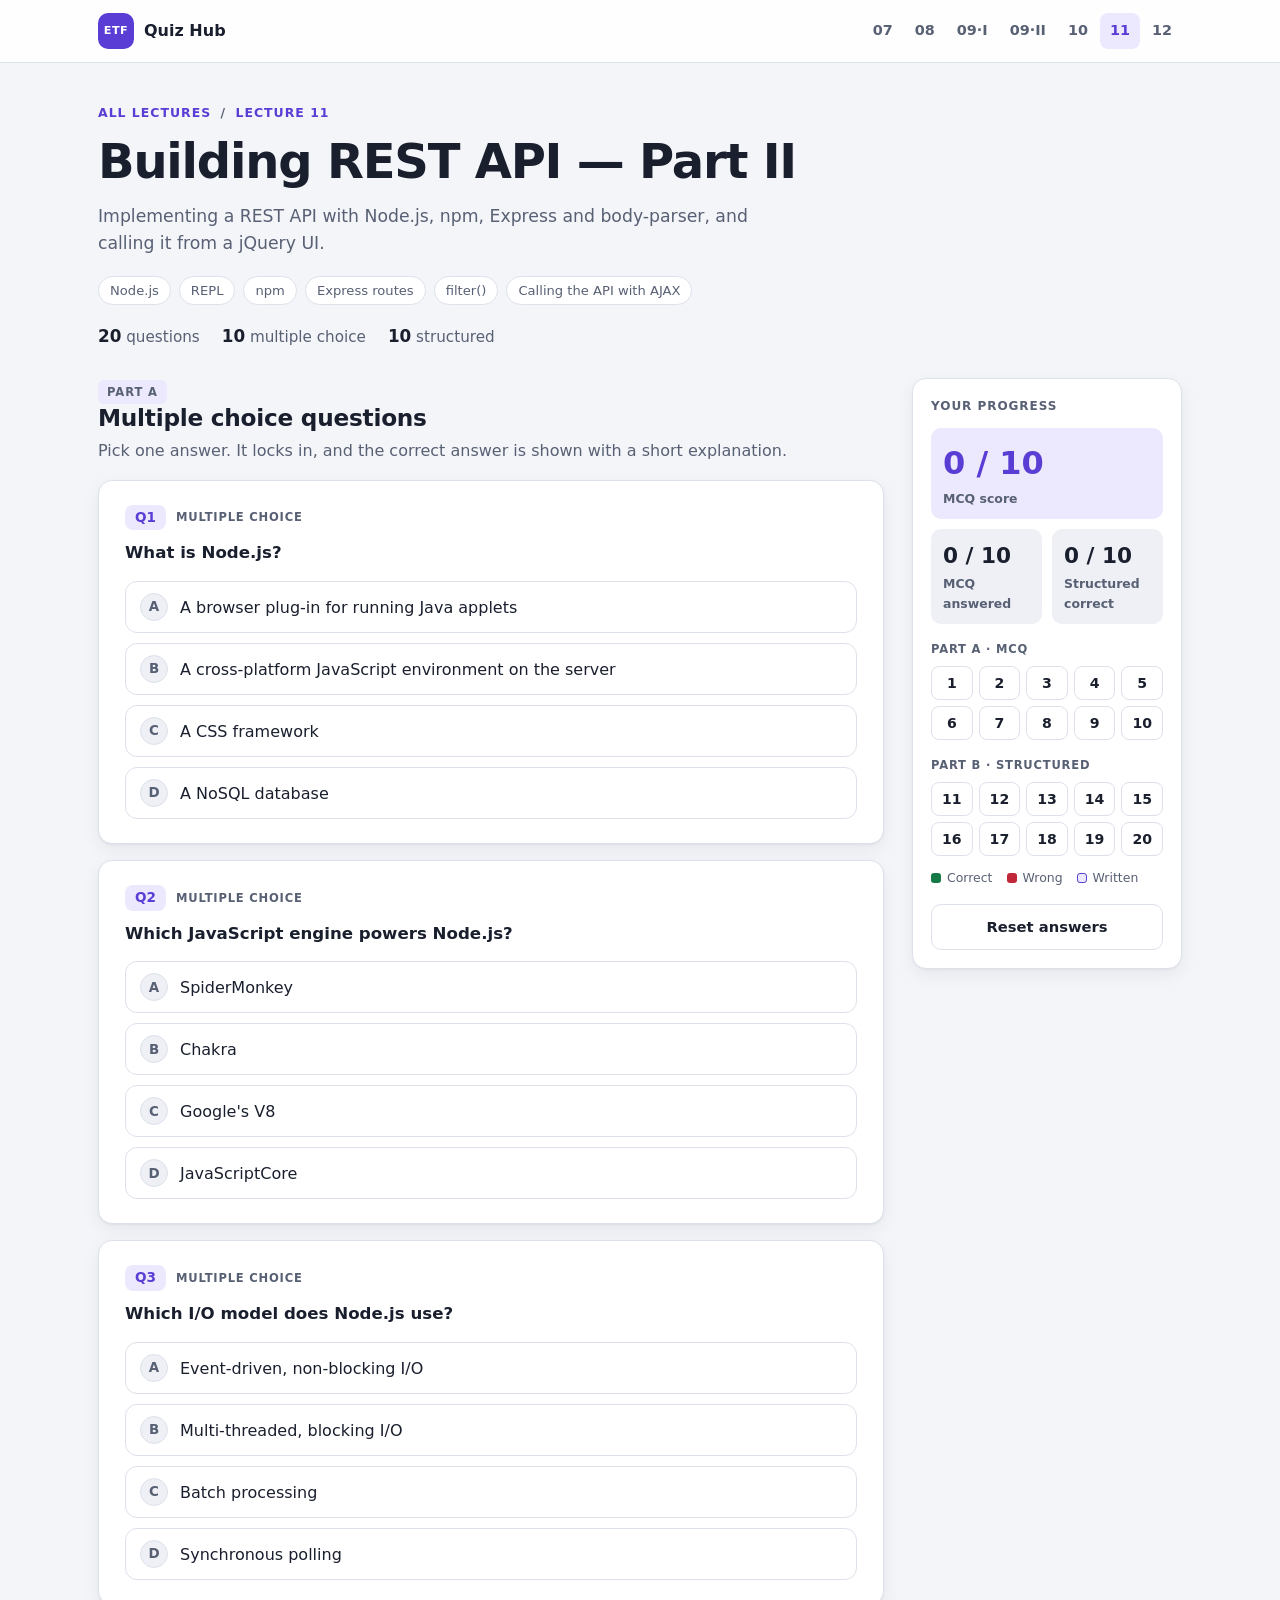
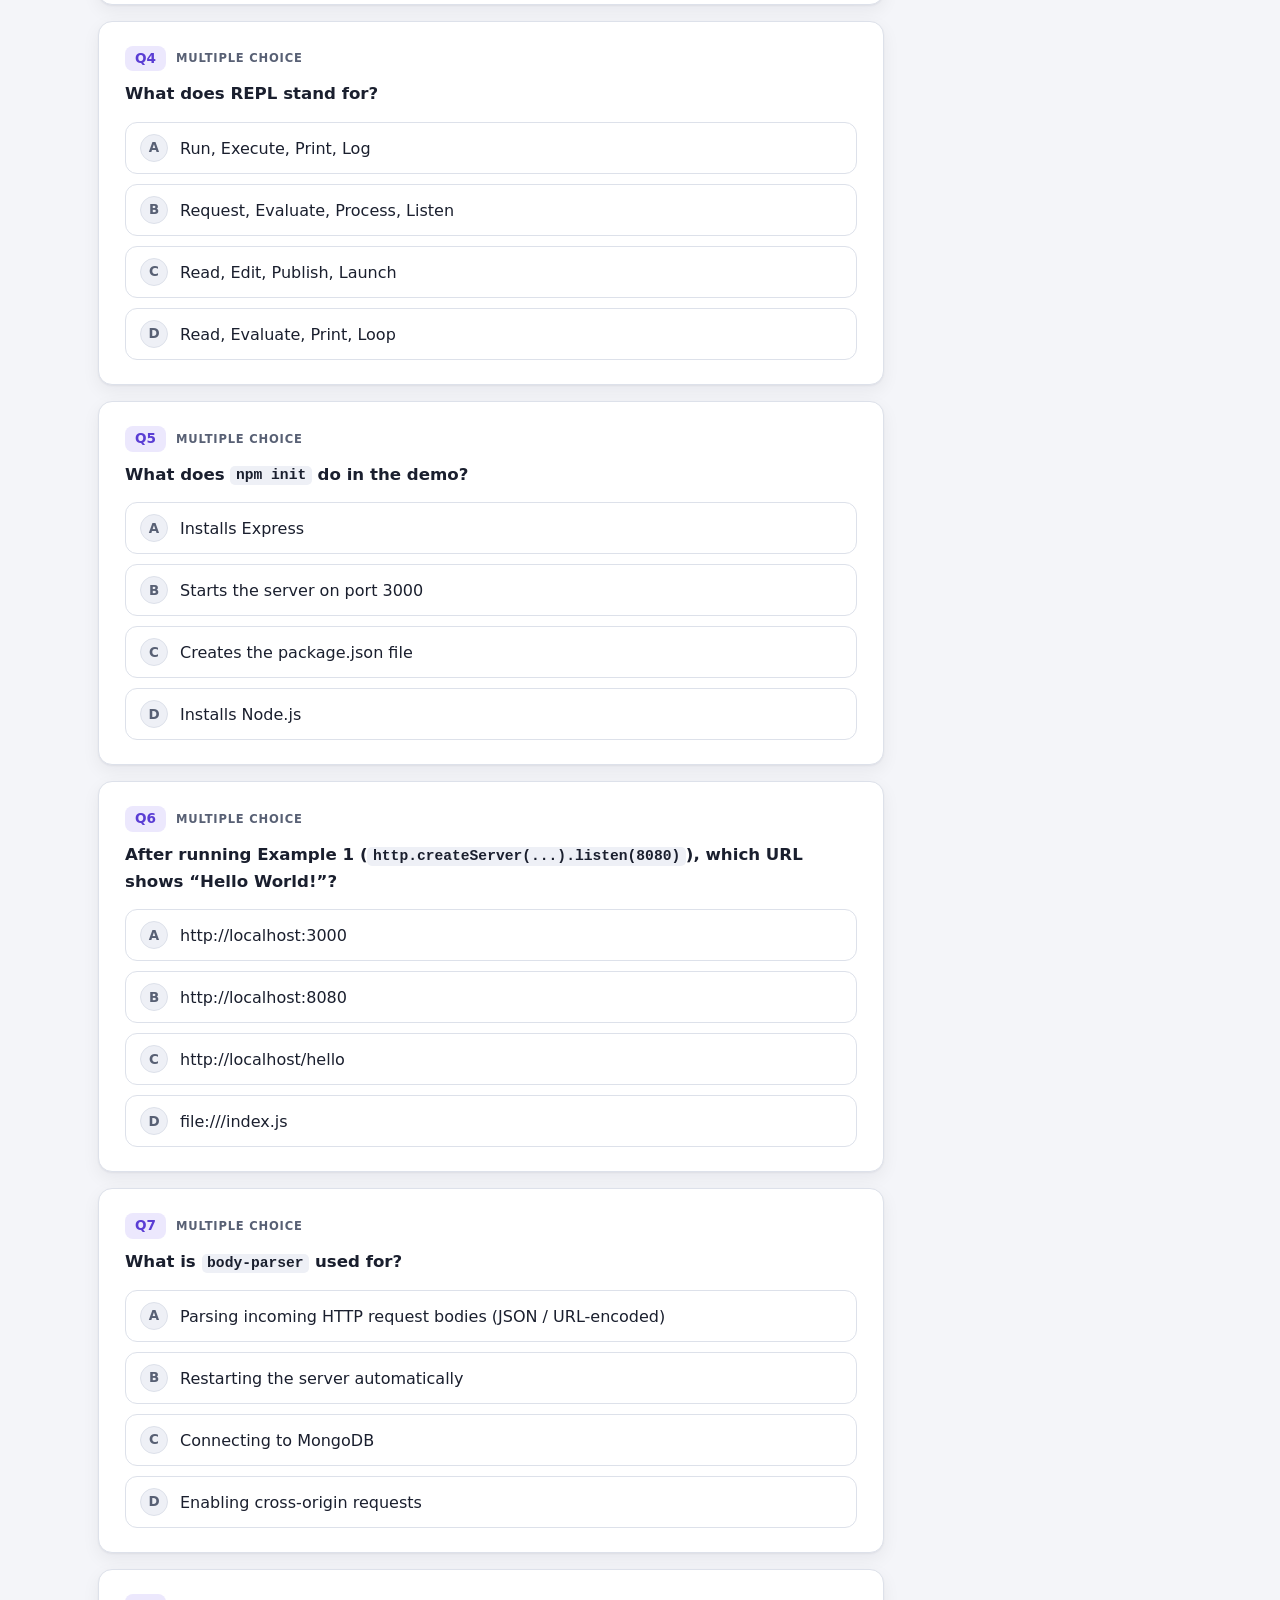
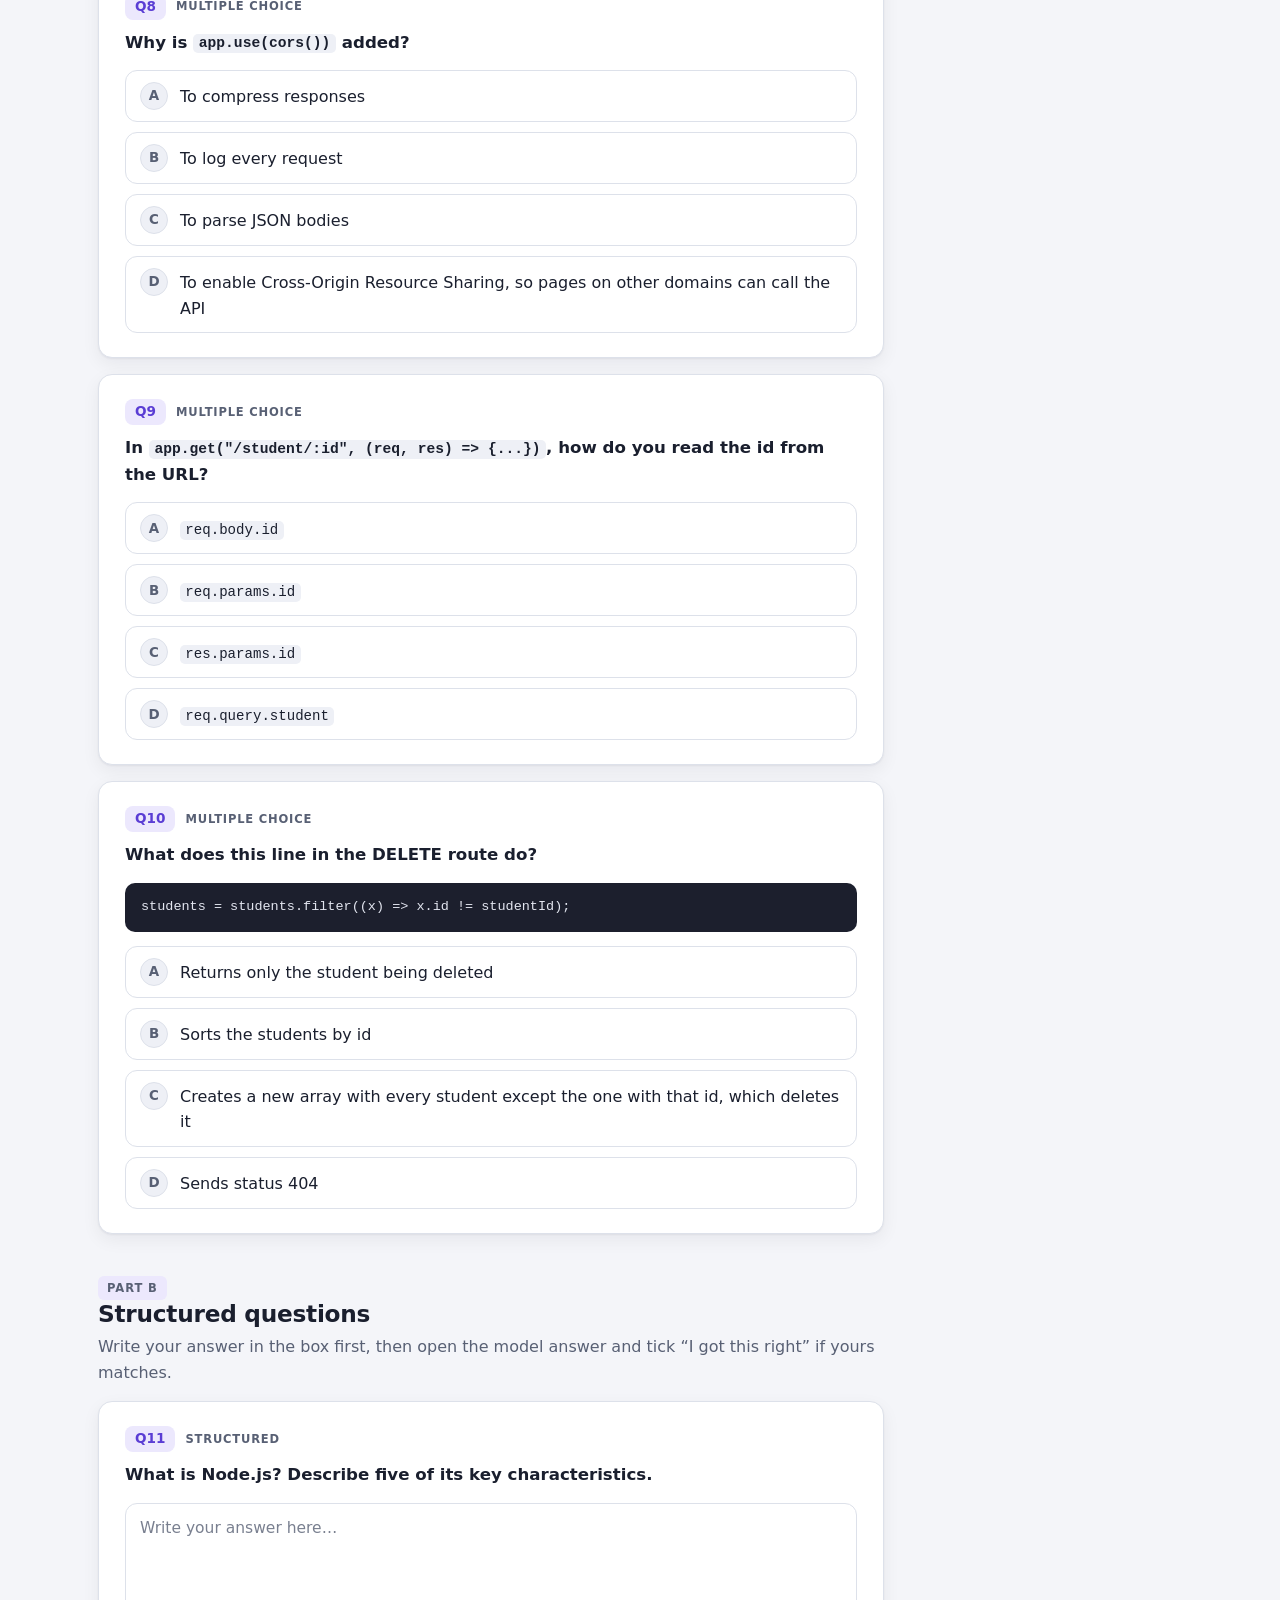
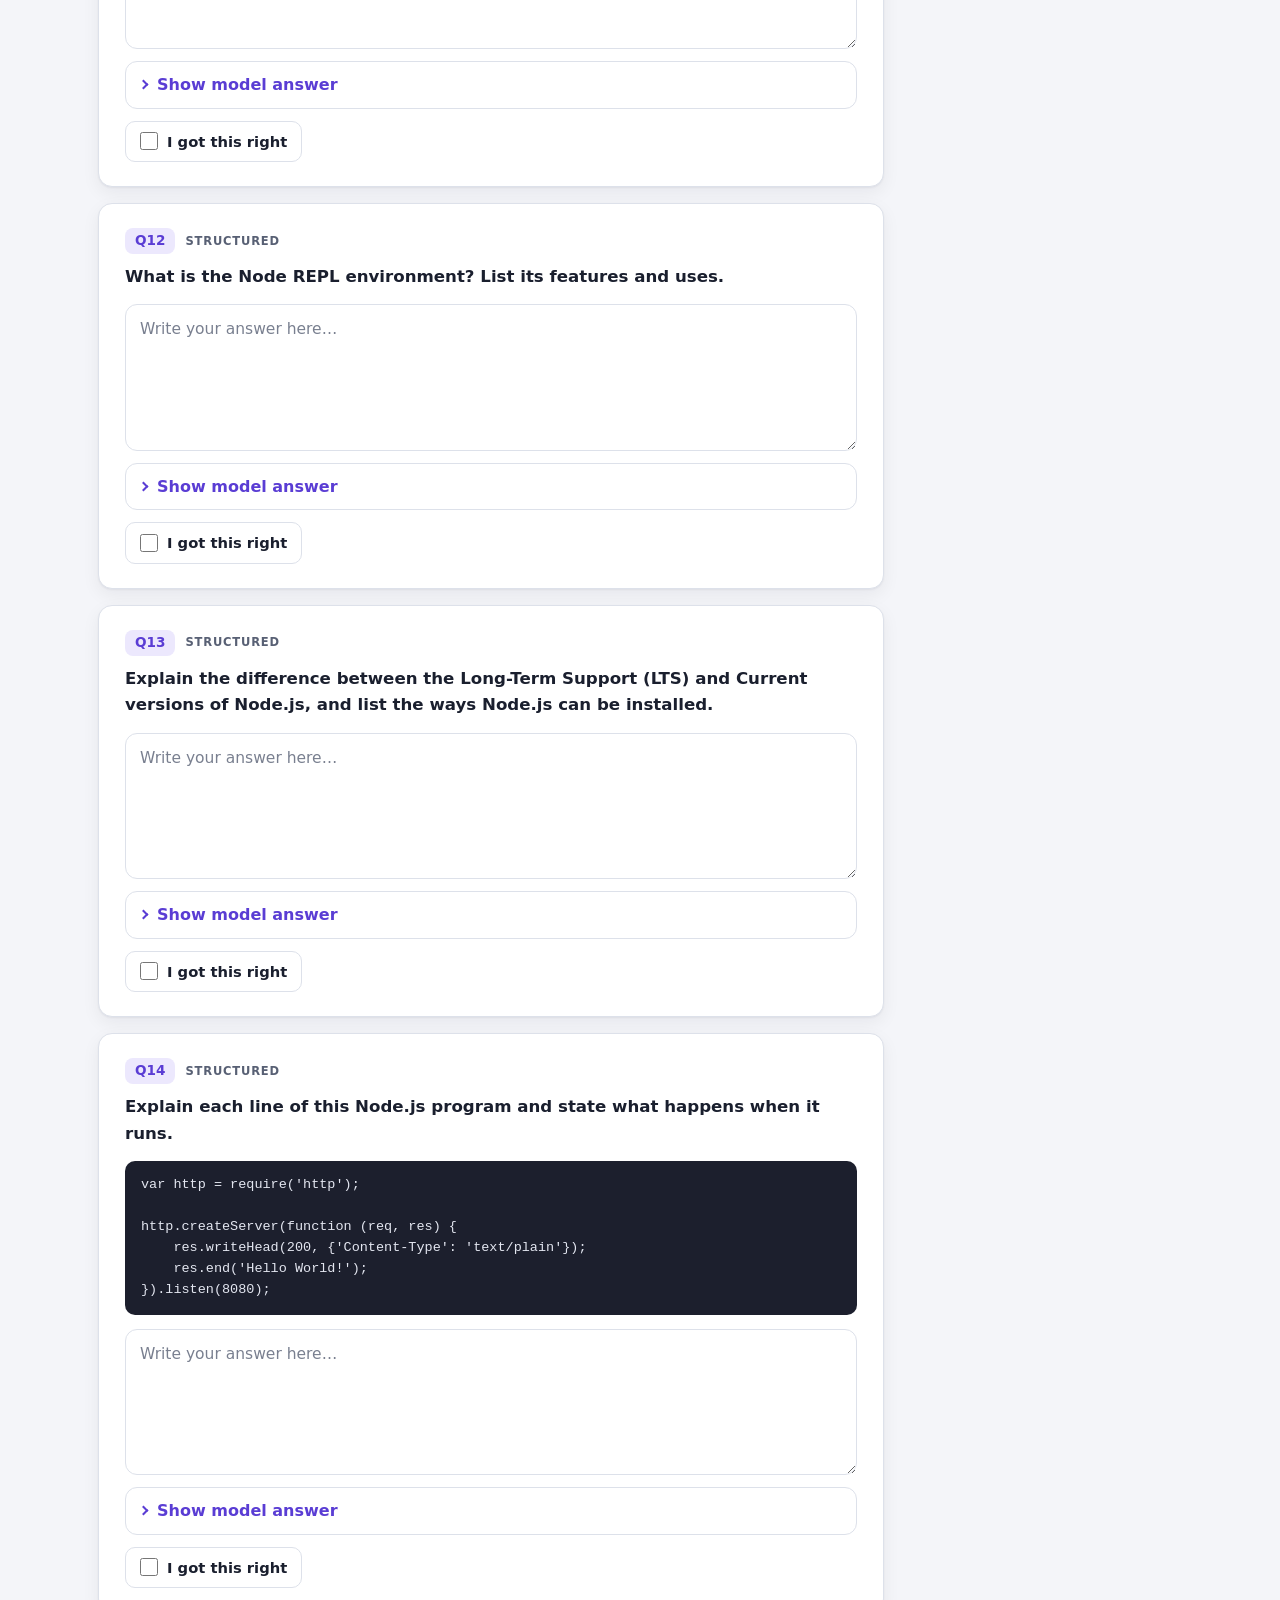
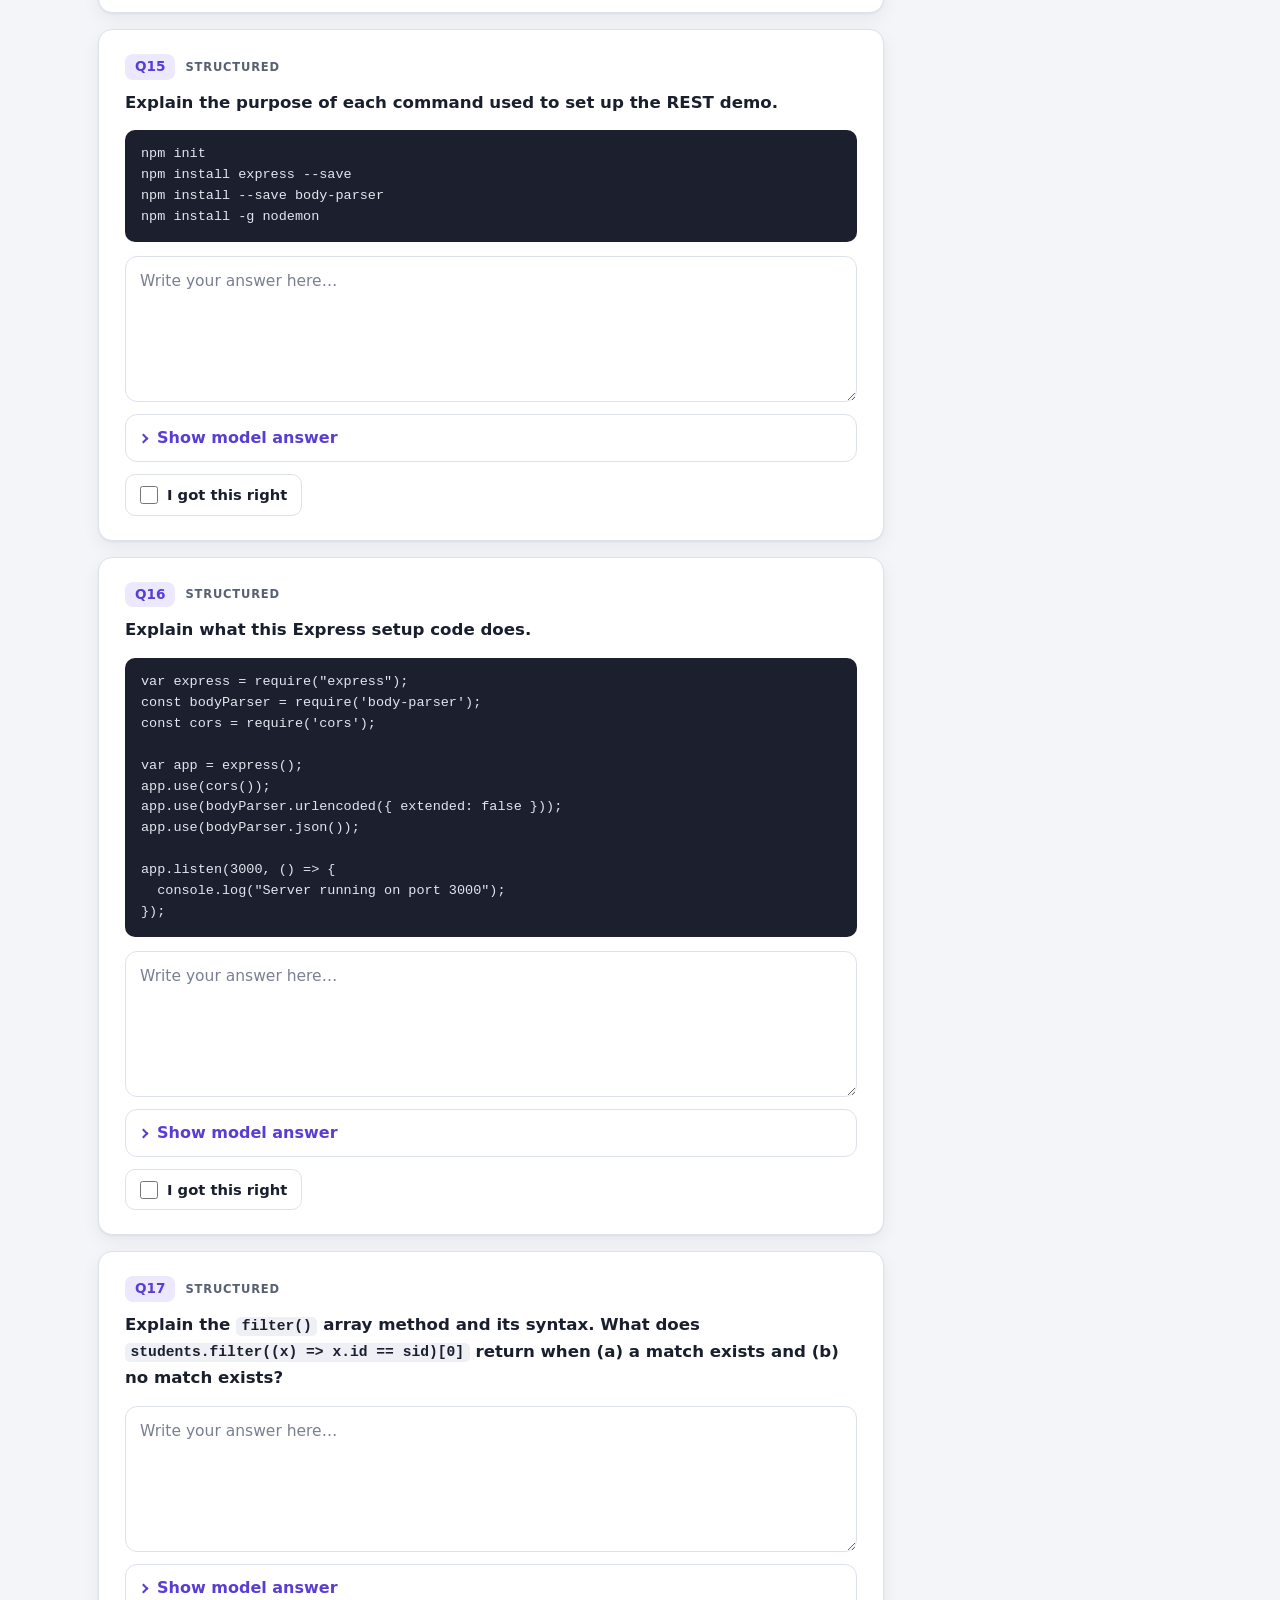
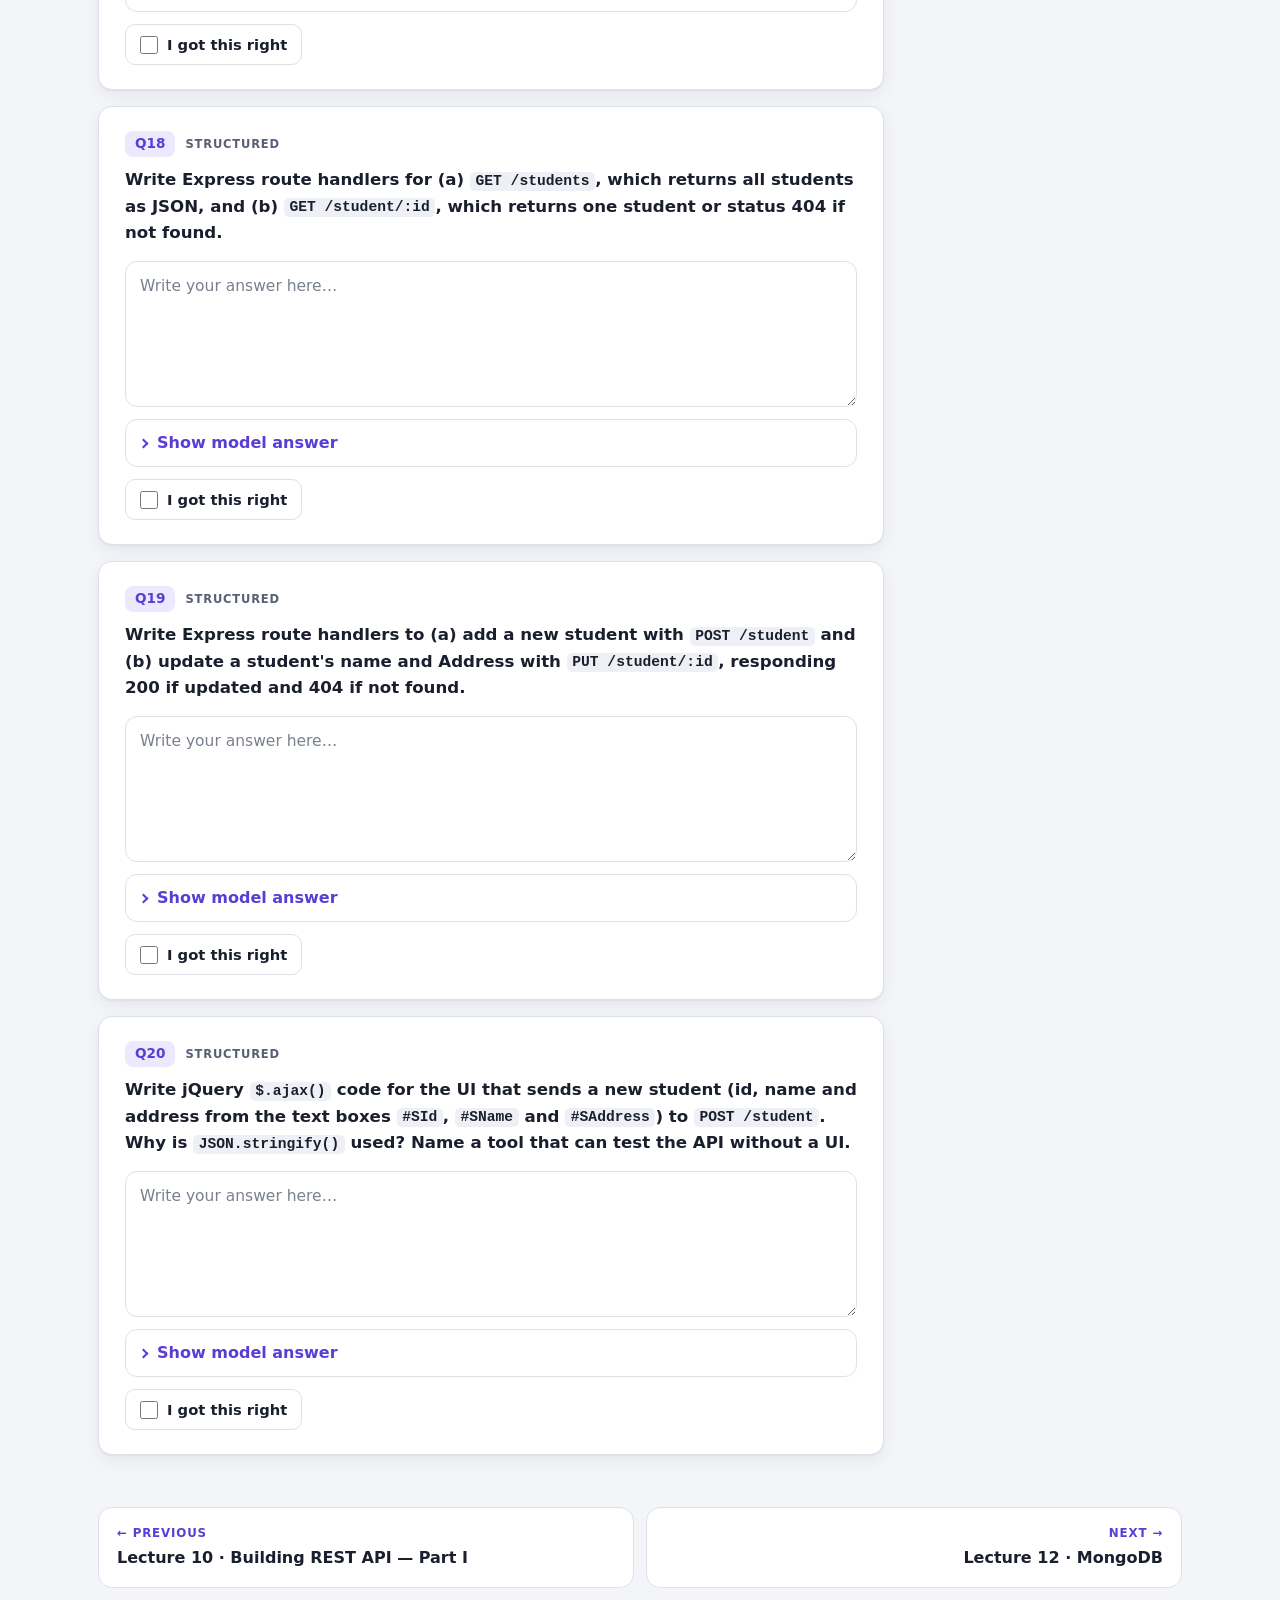
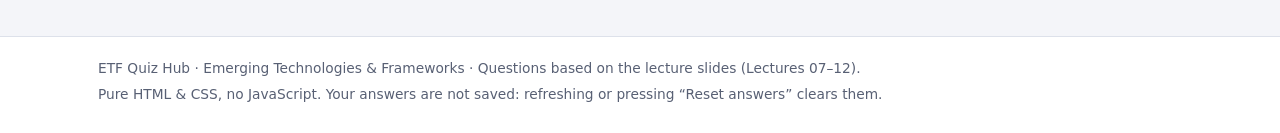
<file: lecture-11.html>
<!doctype html>
<html lang="en">
<head>
<meta charset="utf-8">
<meta name="viewport" content="width=device-width, initial-scale=1">
<title>Lecture 11 · Building REST API — Part II | ETF Quiz Hub</title>
<meta name="description" content="Implementing a REST API with Node.js, npm, Express and body-parser, and calling it from a jQuery UI.">
<link rel="stylesheet" href="css/style.css">
</head>
<body>
<a class="skip" href="#main">Skip to content</a>
<header class="topbar">
  <div class="wrap topbar-in">
    <a class="brand" href="index.html"><span class="brand-mark" aria-hidden="true">ETF</span><span class="brand-name">Quiz Hub</span></a>
    <nav class="topnav" aria-label="Lectures">
      <a href="lecture-07.html" title="Lecture 07: Responsive Web Design">07</a><a href="lecture-08.html" title="Lecture 08: jQuery">08</a><a href="lecture-09-1.html" title="Lecture 09 · I: JSON">09·I</a><a href="lecture-09-2.html" title="Lecture 09 · II: AJAX">09·II</a><a href="lecture-10.html" title="Lecture 10: Building REST API — Part I">10</a><a href="lecture-11.html" title="Lecture 11: Building REST API — Part II" aria-current="page">11</a><a href="lecture-12.html" title="Lecture 12: MongoDB">12</a>
    </nav>
  </div>
</header>
<div class="wrap">
  <section class="hero hero-lecture">
    <p class="eyebrow"><a href="index.html">All lectures</a> <span aria-hidden="true">/</span> Lecture 11</p>
    <h1>Building REST API — Part II</h1>
    <p class="lede">Implementing a REST API with Node.js, npm, Express and body-parser, and calling it from a jQuery UI.</p>
    <ul class="chips" aria-label="Topics covered"><li>Node.js</li><li>REPL</li><li>npm</li><li>Express routes</li><li>filter()</li><li>Calling the API with AJAX</li></ul>
    <ul class="meta">
      <li><strong>20</strong> questions</li>
      <li><strong>10</strong> multiple choice</li>
      <li><strong>10</strong> structured</li>
    </ul>
  </section>

  <div class="layout" id="main">
    <form class="quiz" id="quiz" method="dialog" autocomplete="off">
      <section class="part" id="part-a" aria-labelledby="part-a-h">
        <div class="part-head">
          <p class="part-tag">Part A</p>
          <h2 id="part-a-h">Multiple choice questions</h2>
          <p>Pick one answer. It locks in, and the correct answer is shown with a short explanation.</p>
        </div>
<article class="q" id="q1">
  <div class="q-head"><span class="q-no">Q1</span><span class="q-type">Multiple choice</span></div>
  <p class="q-text" id="q1-t">What is Node.js?</p>
  
  <div class="opts" role="radiogroup" aria-labelledby="q1-t">
    <label class="opt"><input type="radio" name="q1" value="a"><span class="key" aria-hidden="true">A</span><span class="opt-text">A browser plug-in for running Java applets</span></label><label class="opt"><input type="radio" name="q1" value="b" class="ok"><span class="key" aria-hidden="true">B</span><span class="opt-text">A cross-platform JavaScript environment on the server</span></label><label class="opt"><input type="radio" name="q1" value="c"><span class="key" aria-hidden="true">C</span><span class="opt-text">A CSS framework</span></label><label class="opt"><input type="radio" name="q1" value="d"><span class="key" aria-hidden="true">D</span><span class="opt-text">A NoSQL database</span></label>
  </div>
  <div class="fb">
    <p class="verdict verdict-ok">Correct!</p>
    <p class="verdict verdict-bad">Not quite. The correct answer is B.</p>
    <p class="explain">Node.js runs JavaScript on the server, and JavaScript acts as a glue language for C++ modules.</p>
  </div>
</article>
<article class="q" id="q2">
  <div class="q-head"><span class="q-no">Q2</span><span class="q-type">Multiple choice</span></div>
  <p class="q-text" id="q2-t">Which JavaScript engine powers Node.js?</p>
  
  <div class="opts" role="radiogroup" aria-labelledby="q2-t">
    <label class="opt"><input type="radio" name="q2" value="a"><span class="key" aria-hidden="true">A</span><span class="opt-text">SpiderMonkey</span></label><label class="opt"><input type="radio" name="q2" value="b"><span class="key" aria-hidden="true">B</span><span class="opt-text">Chakra</span></label><label class="opt"><input type="radio" name="q2" value="c" class="ok"><span class="key" aria-hidden="true">C</span><span class="opt-text">Google's V8</span></label><label class="opt"><input type="radio" name="q2" value="d"><span class="key" aria-hidden="true">D</span><span class="opt-text">JavaScriptCore</span></label>
  </div>
  <div class="fb">
    <p class="verdict verdict-ok">Correct!</p>
    <p class="verdict verdict-bad">Not quite. The correct answer is C.</p>
    <p class="explain">Node.js is powered by Google's V8 JavaScript engine.</p>
  </div>
</article>
<article class="q" id="q3">
  <div class="q-head"><span class="q-no">Q3</span><span class="q-type">Multiple choice</span></div>
  <p class="q-text" id="q3-t">Which I/O model does Node.js use?</p>
  
  <div class="opts" role="radiogroup" aria-labelledby="q3-t">
    <label class="opt"><input type="radio" name="q3" value="a" class="ok"><span class="key" aria-hidden="true">A</span><span class="opt-text">Event-driven, non-blocking I/O</span></label><label class="opt"><input type="radio" name="q3" value="b"><span class="key" aria-hidden="true">B</span><span class="opt-text">Multi-threaded, blocking I/O</span></label><label class="opt"><input type="radio" name="q3" value="c"><span class="key" aria-hidden="true">C</span><span class="opt-text">Batch processing</span></label><label class="opt"><input type="radio" name="q3" value="d"><span class="key" aria-hidden="true">D</span><span class="opt-text">Synchronous polling</span></label>
  </div>
  <div class="fb">
    <p class="verdict verdict-ok">Correct!</p>
    <p class="verdict verdict-bad">Not quite. The correct answer is A.</p>
    <p class="explain">Node.js uses an event-driven, non-blocking I/O model.</p>
  </div>
</article>
<article class="q" id="q4">
  <div class="q-head"><span class="q-no">Q4</span><span class="q-type">Multiple choice</span></div>
  <p class="q-text" id="q4-t">What does REPL stand for?</p>
  
  <div class="opts" role="radiogroup" aria-labelledby="q4-t">
    <label class="opt"><input type="radio" name="q4" value="a"><span class="key" aria-hidden="true">A</span><span class="opt-text">Run, Execute, Print, Log</span></label><label class="opt"><input type="radio" name="q4" value="b"><span class="key" aria-hidden="true">B</span><span class="opt-text">Request, Evaluate, Process, Listen</span></label><label class="opt"><input type="radio" name="q4" value="c"><span class="key" aria-hidden="true">C</span><span class="opt-text">Read, Edit, Publish, Launch</span></label><label class="opt"><input type="radio" name="q4" value="d" class="ok"><span class="key" aria-hidden="true">D</span><span class="opt-text">Read, Evaluate, Print, Loop</span></label>
  </div>
  <div class="fb">
    <p class="verdict verdict-ok">Correct!</p>
    <p class="verdict verdict-bad">Not quite. The correct answer is D.</p>
    <p class="explain">REPL reads a command, evaluates it, prints the result and loops back for the next command.</p>
  </div>
</article>
<article class="q" id="q5">
  <div class="q-head"><span class="q-no">Q5</span><span class="q-type">Multiple choice</span></div>
  <p class="q-text" id="q5-t">What does <code>npm init</code> do in the demo?</p>
  
  <div class="opts" role="radiogroup" aria-labelledby="q5-t">
    <label class="opt"><input type="radio" name="q5" value="a"><span class="key" aria-hidden="true">A</span><span class="opt-text">Installs Express</span></label><label class="opt"><input type="radio" name="q5" value="b"><span class="key" aria-hidden="true">B</span><span class="opt-text">Starts the server on port 3000</span></label><label class="opt"><input type="radio" name="q5" value="c" class="ok"><span class="key" aria-hidden="true">C</span><span class="opt-text">Creates the package.json file</span></label><label class="opt"><input type="radio" name="q5" value="d"><span class="key" aria-hidden="true">D</span><span class="opt-text">Installs Node.js</span></label>
  </div>
  <div class="fb">
    <p class="verdict verdict-ok">Correct!</p>
    <p class="verdict verdict-bad">Not quite. The correct answer is C.</p>
    <p class="explain"><code>npm init</code> creates package.json. By default the main file is index.js.</p>
  </div>
</article>
<article class="q" id="q6">
  <div class="q-head"><span class="q-no">Q6</span><span class="q-type">Multiple choice</span></div>
  <p class="q-text" id="q6-t">After running Example 1 (<code>http.createServer(...).listen(8080)</code>), which URL shows “Hello World!”?</p>
  
  <div class="opts" role="radiogroup" aria-labelledby="q6-t">
    <label class="opt"><input type="radio" name="q6" value="a"><span class="key" aria-hidden="true">A</span><span class="opt-text">http://localhost:3000</span></label><label class="opt"><input type="radio" name="q6" value="b" class="ok"><span class="key" aria-hidden="true">B</span><span class="opt-text">http://localhost:8080</span></label><label class="opt"><input type="radio" name="q6" value="c"><span class="key" aria-hidden="true">C</span><span class="opt-text">http://localhost/hello</span></label><label class="opt"><input type="radio" name="q6" value="d"><span class="key" aria-hidden="true">D</span><span class="opt-text">file:///index.js</span></label>
  </div>
  <div class="fb">
    <p class="verdict verdict-ok">Correct!</p>
    <p class="verdict verdict-bad">Not quite. The correct answer is B.</p>
    <p class="explain">The server listens on port 8080.</p>
  </div>
</article>
<article class="q" id="q7">
  <div class="q-head"><span class="q-no">Q7</span><span class="q-type">Multiple choice</span></div>
  <p class="q-text" id="q7-t">What is <code>body-parser</code> used for?</p>
  
  <div class="opts" role="radiogroup" aria-labelledby="q7-t">
    <label class="opt"><input type="radio" name="q7" value="a" class="ok"><span class="key" aria-hidden="true">A</span><span class="opt-text">Parsing incoming HTTP request bodies (JSON / URL-encoded)</span></label><label class="opt"><input type="radio" name="q7" value="b"><span class="key" aria-hidden="true">B</span><span class="opt-text">Restarting the server automatically</span></label><label class="opt"><input type="radio" name="q7" value="c"><span class="key" aria-hidden="true">C</span><span class="opt-text">Connecting to MongoDB</span></label><label class="opt"><input type="radio" name="q7" value="d"><span class="key" aria-hidden="true">D</span><span class="opt-text">Enabling cross-origin requests</span></label>
  </div>
  <div class="fb">
    <p class="verdict verdict-ok">Correct!</p>
    <p class="verdict verdict-bad">Not quite. The correct answer is A.</p>
    <p class="explain"><code>bodyParser.json()</code> and <code>bodyParser.urlencoded()</code> parse request bodies so that <code>req.body</code> is available. nodemon handles auto-restart.</p>
  </div>
</article>
<article class="q" id="q8">
  <div class="q-head"><span class="q-no">Q8</span><span class="q-type">Multiple choice</span></div>
  <p class="q-text" id="q8-t">Why is <code>app.use(cors())</code> added?</p>
  
  <div class="opts" role="radiogroup" aria-labelledby="q8-t">
    <label class="opt"><input type="radio" name="q8" value="a"><span class="key" aria-hidden="true">A</span><span class="opt-text">To compress responses</span></label><label class="opt"><input type="radio" name="q8" value="b"><span class="key" aria-hidden="true">B</span><span class="opt-text">To log every request</span></label><label class="opt"><input type="radio" name="q8" value="c"><span class="key" aria-hidden="true">C</span><span class="opt-text">To parse JSON bodies</span></label><label class="opt"><input type="radio" name="q8" value="d" class="ok"><span class="key" aria-hidden="true">D</span><span class="opt-text">To enable Cross-Origin Resource Sharing, so pages on other domains can call the API</span></label>
  </div>
  <div class="fb">
    <p class="verdict verdict-ok">Correct!</p>
    <p class="verdict verdict-bad">Not quite. The correct answer is D.</p>
    <p class="explain"><code>cors()</code> enables Cross-Origin Resource Sharing, which allows requests from other domains.</p>
  </div>
</article>
<article class="q" id="q9">
  <div class="q-head"><span class="q-no">Q9</span><span class="q-type">Multiple choice</span></div>
  <p class="q-text" id="q9-t">In <code>app.get("/student/:id", (req, res) =&gt; {...})</code>, how do you read the id from the URL?</p>
  
  <div class="opts" role="radiogroup" aria-labelledby="q9-t">
    <label class="opt"><input type="radio" name="q9" value="a"><span class="key" aria-hidden="true">A</span><span class="opt-text"><code>req.body.id</code></span></label><label class="opt"><input type="radio" name="q9" value="b" class="ok"><span class="key" aria-hidden="true">B</span><span class="opt-text"><code>req.params.id</code></span></label><label class="opt"><input type="radio" name="q9" value="c"><span class="key" aria-hidden="true">C</span><span class="opt-text"><code>res.params.id</code></span></label><label class="opt"><input type="radio" name="q9" value="d"><span class="key" aria-hidden="true">D</span><span class="opt-text"><code>req.query.student</code></span></label>
  </div>
  <div class="fb">
    <p class="verdict verdict-ok">Correct!</p>
    <p class="verdict verdict-bad">Not quite. The correct answer is B.</p>
    <p class="explain">Route parameters such as <code>:id</code> are in <code>req.params</code>. The lecture code uses <code>parseInt(req.params.id)</code>.</p>
  </div>
</article>
<article class="q" id="q10">
  <div class="q-head"><span class="q-no">Q10</span><span class="q-type">Multiple choice</span></div>
  <p class="q-text" id="q10-t">What does this line in the DELETE route do?</p>
  <pre class="code"><code>students = students.filter((x) =&gt; x.id != studentId);</code></pre>
  <div class="opts" role="radiogroup" aria-labelledby="q10-t">
    <label class="opt"><input type="radio" name="q10" value="a"><span class="key" aria-hidden="true">A</span><span class="opt-text">Returns only the student being deleted</span></label><label class="opt"><input type="radio" name="q10" value="b"><span class="key" aria-hidden="true">B</span><span class="opt-text">Sorts the students by id</span></label><label class="opt"><input type="radio" name="q10" value="c" class="ok"><span class="key" aria-hidden="true">C</span><span class="opt-text">Creates a new array with every student except the one with that id, which deletes it</span></label><label class="opt"><input type="radio" name="q10" value="d"><span class="key" aria-hidden="true">D</span><span class="opt-text">Sends status 404</span></label>
  </div>
  <div class="fb">
    <p class="verdict verdict-ok">Correct!</p>
    <p class="verdict verdict-bad">Not quite. The correct answer is C.</p>
    <p class="explain"><code>filter()</code> keeps the elements that pass the test (<code>x.id != studentId</code>), so the matching student is left out.</p>
  </div>
</article>
      </section>

      <section class="part" id="part-b" aria-labelledby="part-b-h">
        <div class="part-head">
          <p class="part-tag">Part B</p>
          <h2 id="part-b-h">Structured questions</h2>
          <p>Write your answer in the box first, then open the model answer and tick “I got this right” if yours matches.</p>
        </div>
<article class="q q-s" id="q11">
  <div class="q-head"><span class="q-no">Q11</span><span class="q-type">Structured</span></div>
  <p class="q-text" id="q11-t">What is Node.js? Describe five of its key characteristics.</p>
  
  <textarea name="a11" rows="5" placeholder="Write your answer here…" aria-labelledby="q11-t"></textarea>
  <details class="model">
    <summary><span class="when-closed">Show model answer</span><span class="when-open">Hide model answer</span></summary>
    <div class="model-body"><ul><li>A <strong>cross-platform JavaScript environment on the server</strong></li><li>JavaScript is used as a <strong>glue language for C++ modules</strong></li><li>Powered by <strong>Google's V8</strong> JavaScript engine</li><li>Uses an <strong>event-driven, non-blocking I/O</strong> model</li><li>Like a web browser with a different set of C++ modules</li><li>Provides modules for working with local system resources such as <strong>processes, the file system and networking</strong></li></ul></div>
  </details>
  <label class="self"><input type="checkbox" name="s11"><span>I got this right</span></label>
</article>
<article class="q q-s" id="q12">
  <div class="q-head"><span class="q-no">Q12</span><span class="q-type">Structured</span></div>
  <p class="q-text" id="q12-t">What is the Node <strong>REPL</strong> environment? List its features and uses.</p>
  
  <textarea name="a12" rows="5" placeholder="Write your answer here…" aria-labelledby="q12-t"></textarea>
  <details class="model">
    <summary><span class="when-closed">Show model answer</span><span class="when-open">Hide model answer</span></summary>
    <div class="model-body"><p><strong>REPL = Read, Evaluate, Print, Loop.</strong> The user enters a JavaScript command, Node evaluates it, prints the result and loops back for another command.</p><ul><li>Supports multi-line commands</li><li>Customisable command prompt and pre-configured context</li><li>Sessions can be saved and reloaded</li><li>Useful for learning JavaScript or running tasks from a JavaScript command line</li></ul></div>
  </details>
  <label class="self"><input type="checkbox" name="s12"><span>I got this right</span></label>
</article>
<article class="q q-s" id="q13">
  <div class="q-head"><span class="q-no">Q13</span><span class="q-type">Structured</span></div>
  <p class="q-text" id="q13-t">Explain the difference between the <strong>Long-Term Support (LTS)</strong> and <strong>Current</strong> versions of Node.js, and list the ways Node.js can be installed.</p>
  
  <textarea name="a13" rows="5" placeholder="Write your answer here…" aria-labelledby="q13-t"></textarea>
  <details class="model">
    <summary><span class="when-closed">Show model answer</span><span class="when-open">Hide model answer</span></summary>
    <div class="model-body"><ul><li><strong>LTS version:</strong> best for applications in production because it is stable and supported long-term.</li><li><strong>Current version:</strong> best for working with the newest features.</li></ul><p>Node.js can be installed from a <strong>platform-specific installer</strong> (from nodejs.org, where most users accept the defaults), from <strong>pre-compiled binaries</strong>, or by <strong>compiling the source code</strong>.</p></div>
  </details>
  <label class="self"><input type="checkbox" name="s13"><span>I got this right</span></label>
</article>
<article class="q q-s" id="q14">
  <div class="q-head"><span class="q-no">Q14</span><span class="q-type">Structured</span></div>
  <p class="q-text" id="q14-t">Explain each line of this Node.js program and state what happens when it runs.</p>
  <pre class="code"><code>var http = require('http');

http.createServer(function (req, res) {
    res.writeHead(200, {'Content-Type': 'text/plain'});
    res.end('Hello World!');
}).listen(8080);</code></pre>
  <textarea name="a14" rows="5" placeholder="Write your answer here…" aria-labelledby="q14-t"></textarea>
  <details class="model">
    <summary><span class="when-closed">Show model answer</span><span class="when-open">Hide model answer</span></summary>
    <div class="model-body"><ul><li><code>require('http')</code> imports Node's built-in http module.</li><li><code>http.createServer(function (req, res) {...})</code> creates an HTTP server. The function runs for every request, with <code>req</code> the request and <code>res</code> the response.</li><li><code>res.writeHead(200, {'Content-Type': 'text/plain'})</code> sends status 200 (OK) and a plain-text content type.</li><li><code>res.end('Hello World!')</code> sends the body and ends the response.</li><li><code>.listen(8080)</code> makes the server listen on port 8080.</li></ul><p>Result: opening <strong>http://localhost:8080</strong> in a browser shows <strong>“Hello World!”</strong>.</p></div>
  </details>
  <label class="self"><input type="checkbox" name="s14"><span>I got this right</span></label>
</article>
<article class="q q-s" id="q15">
  <div class="q-head"><span class="q-no">Q15</span><span class="q-type">Structured</span></div>
  <p class="q-text" id="q15-t">Explain the purpose of each command used to set up the REST demo.</p>
  <pre class="code"><code>npm init
npm install express --save
npm install --save body-parser
npm install -g nodemon</code></pre>
  <textarea name="a15" rows="5" placeholder="Write your answer here…" aria-labelledby="q15-t"></textarea>
  <details class="model">
    <summary><span class="when-closed">Show model answer</span><span class="when-open">Hide model answer</span></summary>
    <div class="model-body"><div class="tbl-wrap"><table class="tbl"><thead><tr><th scope="col">Command</th><th scope="col">Purpose</th></tr></thead><tbody><tr><td><code>npm init</code></td><td>Creates <strong>package.json</strong> for the project (main file index.js by default)</td></tr><tr><td><code>npm install express --save</code></td><td>Installs <strong>Express</strong>, the web framework/middleware for Node.js that saves a lot of time, and saves it as a dependency</td></tr><tr><td><code>npm install --save body-parser</code></td><td>Installs <strong>body-parser</strong> to parse HTTP request bodies</td></tr><tr><td><code>npm install -g nodemon</code></td><td>Installs <strong>nodemon</strong> globally (<code>-g</code>). It restarts the server automatically when code changes, which makes development easier</td></tr></tbody></table></div></div>
  </details>
  <label class="self"><input type="checkbox" name="s15"><span>I got this right</span></label>
</article>
<article class="q q-s" id="q16">
  <div class="q-head"><span class="q-no">Q16</span><span class="q-type">Structured</span></div>
  <p class="q-text" id="q16-t">Explain what this Express setup code does.</p>
  <pre class="code"><code>var express = require("express");
const bodyParser = require('body-parser');
const cors = require('cors');

var app = express();
app.use(cors());
app.use(bodyParser.urlencoded({ extended: false }));
app.use(bodyParser.json());

app.listen(3000, () =&gt; {
  console.log("Server running on port 3000");
});</code></pre>
  <textarea name="a16" rows="5" placeholder="Write your answer here…" aria-labelledby="q16-t"></textarea>
  <details class="model">
    <summary><span class="when-closed">Show model answer</span><span class="when-open">Hide model answer</span></summary>
    <div class="model-body"><ul><li>Imports <strong>express</strong> (the web framework), <strong>body-parser</strong> (parses request bodies) and <strong>cors</strong> (middleware for Cross-Origin Resource Sharing).</li><li><code>var app = express()</code> creates the Express application.</li><li><code>app.use(cors())</code> allows requests from other domains.</li><li><code>bodyParser.urlencoded({ extended: false })</code> parses URL-encoded (form) bodies, and <code>bodyParser.json()</code> parses JSON bodies into <code>req.body</code>.</li><li><code>app.listen(3000, ...)</code> starts the server on port 3000 and logs “Server running on port 3000”.</li></ul></div>
  </details>
  <label class="self"><input type="checkbox" name="s16"><span>I got this right</span></label>
</article>
<article class="q q-s" id="q17">
  <div class="q-head"><span class="q-no">Q17</span><span class="q-type">Structured</span></div>
  <p class="q-text" id="q17-t">Explain the <code>filter()</code> array method and its syntax. What does <code>students.filter((x) =&gt; x.id == sid)[0]</code> return when (a) a match exists and (b) no match exists?</p>
  
  <textarea name="a17" rows="5" placeholder="Write your answer here…" aria-labelledby="q17-t"></textarea>
  <details class="model">
    <summary><span class="when-closed">Show model answer</span><span class="when-open">Hide model answer</span></summary>
    <div class="model-body"><pre class="code"><code>array.filter(function(currentValue, index, arr), thisValue)</code></pre><p><code>filter()</code> creates a <strong>new array</strong> with only the elements that pass the test function. It does not change the original array.</p><ul><li>(a) A match exists: <code>[0]</code> returns the <strong>first student object</strong> whose id equals <code>sid</code>.</li><li>(b) No match: <code>filter()</code> returns an empty array, so <code>[0]</code> is <strong><code>undefined</code></strong>. The route treats this as falsy and sends <strong>404</strong>.</li></ul><p>Example: <code>[32, 33, 12, 40].filter(age =&gt; age &gt; 30)</code> gives <code>[32, 33, 40]</code>.</p></div>
  </details>
  <label class="self"><input type="checkbox" name="s17"><span>I got this right</span></label>
</article>
<article class="q q-s" id="q18">
  <div class="q-head"><span class="q-no">Q18</span><span class="q-type">Structured</span></div>
  <p class="q-text" id="q18-t">Write Express route handlers for (a) <code>GET /students</code>, which returns all students as JSON, and (b) <code>GET /student/:id</code>, which returns one student or status 404 if not found.</p>
  
  <textarea name="a18" rows="5" placeholder="Write your answer here…" aria-labelledby="q18-t"></textarea>
  <details class="model">
    <summary><span class="when-closed">Show model answer</span><span class="when-open">Hide model answer</span></summary>
    <div class="model-body"><pre class="code"><code>let students = [{"id":1, "name":"Nimal", "Address":"Malabe"}];

app.get("/students", (req, res) =&gt; {
  res.json(students);
});

app.get("/student/:id", (req, res) =&gt; {
  let sid = parseInt(req.params.id);
  let tempStu = students.filter((x) =&gt; x.id == sid)[0];
  if (tempStu) {
    res.json(tempStu);
  } else {
    res.sendStatus(404);
  }
});</code></pre></div>
  </details>
  <label class="self"><input type="checkbox" name="s18"><span>I got this right</span></label>
</article>
<article class="q q-s" id="q19">
  <div class="q-head"><span class="q-no">Q19</span><span class="q-type">Structured</span></div>
  <p class="q-text" id="q19-t">Write Express route handlers to (a) add a new student with <code>POST /student</code> and (b) update a student's name and Address with <code>PUT /student/:id</code>, responding 200 if updated and 404 if not found.</p>
  
  <textarea name="a19" rows="5" placeholder="Write your answer here…" aria-labelledby="q19-t"></textarea>
  <details class="model">
    <summary><span class="when-closed">Show model answer</span><span class="when-open">Hide model answer</span></summary>
    <div class="model-body"><pre class="code"><code>// (a) Insert
app.post("/student", (req, res) =&gt; {
  const newstudent = req.body;
  students.push(newstudent);
  res.send('Student is added to the list');
});

// (b) Update
app.put("/student/:id", (req, res) =&gt; {
  let sid = parseInt(req.params.id);
  let stu = req.body;
  let tempStu = students.filter((x) =&gt; x.id === sid)[0];
  if (tempStu) {
    tempStu.name = stu.name;
    tempStu.Address = stu.Address;
    res.sendStatus(200);
  } else {
    res.sendStatus(404);
  }
});</code></pre><p><code>req.body</code> is available because body-parser was registered.</p></div>
  </details>
  <label class="self"><input type="checkbox" name="s19"><span>I got this right</span></label>
</article>
<article class="q q-s" id="q20">
  <div class="q-head"><span class="q-no">Q20</span><span class="q-type">Structured</span></div>
  <p class="q-text" id="q20-t">Write jQuery <code>$.ajax()</code> code for the UI that sends a new student (id, name and address from the text boxes <code>#SId</code>, <code>#SName</code> and <code>#SAddress</code>) to <code>POST /student</code>. Why is <code>JSON.stringify()</code> used? Name a tool that can test the API without a UI.</p>
  
  <textarea name="a20" rows="5" placeholder="Write your answer here…" aria-labelledby="q20-t"></textarea>
  <details class="model">
    <summary><span class="when-closed">Show model answer</span><span class="when-open">Hide model answer</span></summary>
    <div class="model-body"><pre class="code"><code>$.ajax({
  type: 'POST',
  url: 'http://localhost:3000/student/',
  contentType: 'application/json',
  data: JSON.stringify({
    "id": $('#SId').val(),
    "name": $('#SName').val(),
    "address": $('#SAddress').val()
  }),
  success: function (data, textStatus, jQxhr) {
    alert("Data Inserted");
  },
  error: function (xhr, textStatus, error) {
    alert("Error");
  }
});</code></pre><ul><li><code>JSON.stringify()</code> converts the JavaScript object into a <strong>JSON string</strong>, because data sent to or received from a web server is always a string. With <code>contentType: 'application/json'</code>, body-parser on the server turns it back into an object (<code>req.body</code>). On the client, <code>JSON.parse()</code> converts received strings into objects.</li><li><strong>Postman</strong> can test the API without a UI.</li></ul></div>
  </details>
  <label class="self"><input type="checkbox" name="s20"><span>I got this right</span></label>
</article>
      </section>
    </form>

    <aside class="panel" aria-label="Your progress">
      <div class="panel-card">
        <p class="panel-title">Your progress</p>
        <div class="stats-row">
          <div class="stat stat-main"><span class="stat-val v-score"></span><span class="stat-lbl">MCQ score</span></div>
          <div class="stat"><span class="stat-val v-ans"></span><span class="stat-lbl">MCQ answered</span></div>
          <div class="stat"><span class="stat-val v-self"></span><span class="stat-lbl">Structured correct</span></div>
        </div>
        <nav class="qnav" aria-label="Jump to question">
          <p class="qnav-lbl">Part A · MCQ</p>
          <div class="qnav-grid"><a href="#q1">1</a><a href="#q2">2</a><a href="#q3">3</a><a href="#q4">4</a><a href="#q5">5</a><a href="#q6">6</a><a href="#q7">7</a><a href="#q8">8</a><a href="#q9">9</a><a href="#q10">10</a></div>
          <p class="qnav-lbl">Part B · Structured</p>
          <div class="qnav-grid"><a href="#q11">11</a><a href="#q12">12</a><a href="#q13">13</a><a href="#q14">14</a><a href="#q15">15</a><a href="#q16">16</a><a href="#q17">17</a><a href="#q18">18</a><a href="#q19">19</a><a href="#q20">20</a></div>
          <ul class="legend">
            <li><span class="dot dot-ok"></span>Correct</li>
            <li><span class="dot dot-bad"></span>Wrong</li>
            <li><span class="dot dot-wip"></span>Written</li>
          </ul>
        </nav>
        <button type="reset" form="quiz" class="btn-reset">Reset answers</button>
      </div>
    </aside>
  </div>

  <nav class="pager" aria-label="Other lectures"><a class="prev" href="lecture-10.html"><span class="dir">← Previous</span>Lecture 10 · Building REST API — Part I</a><a class="next" href="lecture-12.html"><span class="dir">Next →</span>Lecture 12 · MongoDB</a></nav>
</div>
<footer class="foot">
  <div class="wrap foot-in">
    <p>ETF Quiz Hub · Emerging Technologies &amp; Frameworks · Questions based on the lecture slides (Lectures 07–12).</p>
    <p>Pure HTML &amp; CSS, no JavaScript. Your answers are not saved: refreshing or pressing “Reset answers” clears them.</p>
  </div>
</footer>
</body>
</html>
</file>
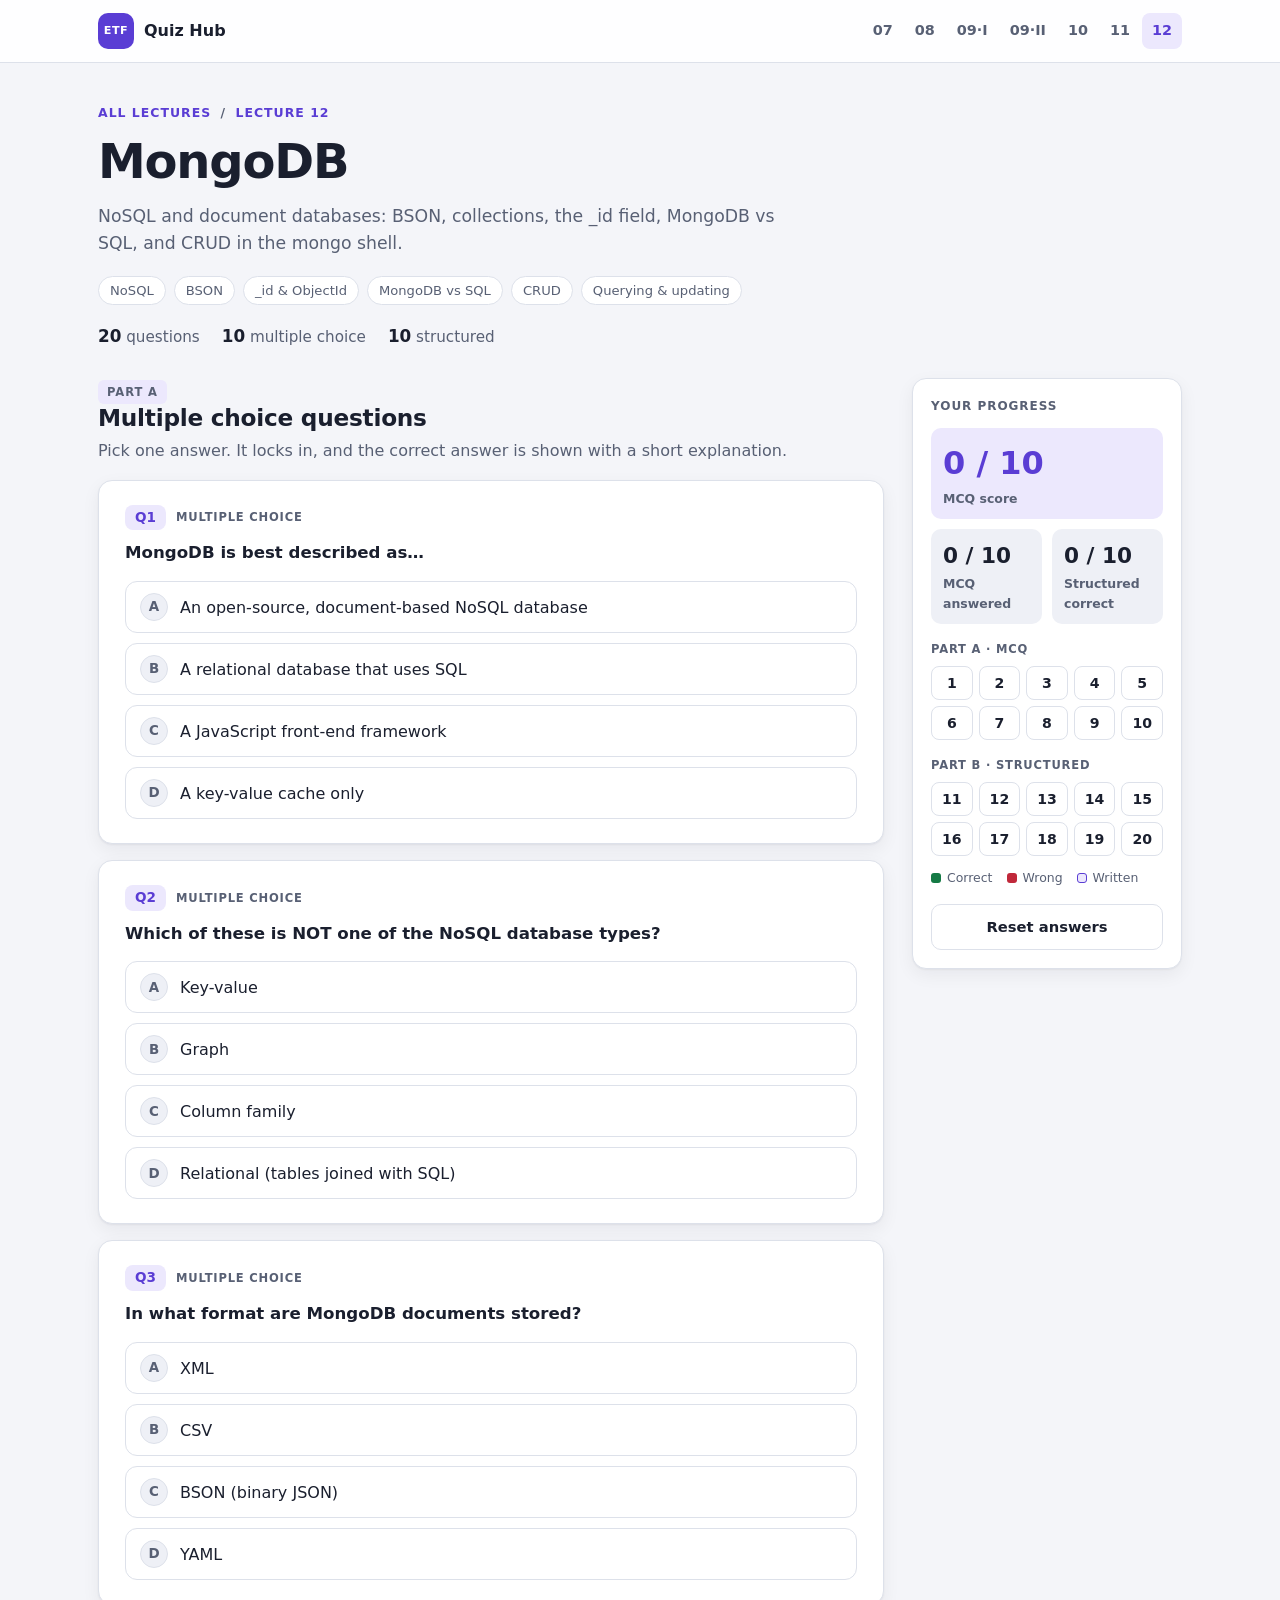
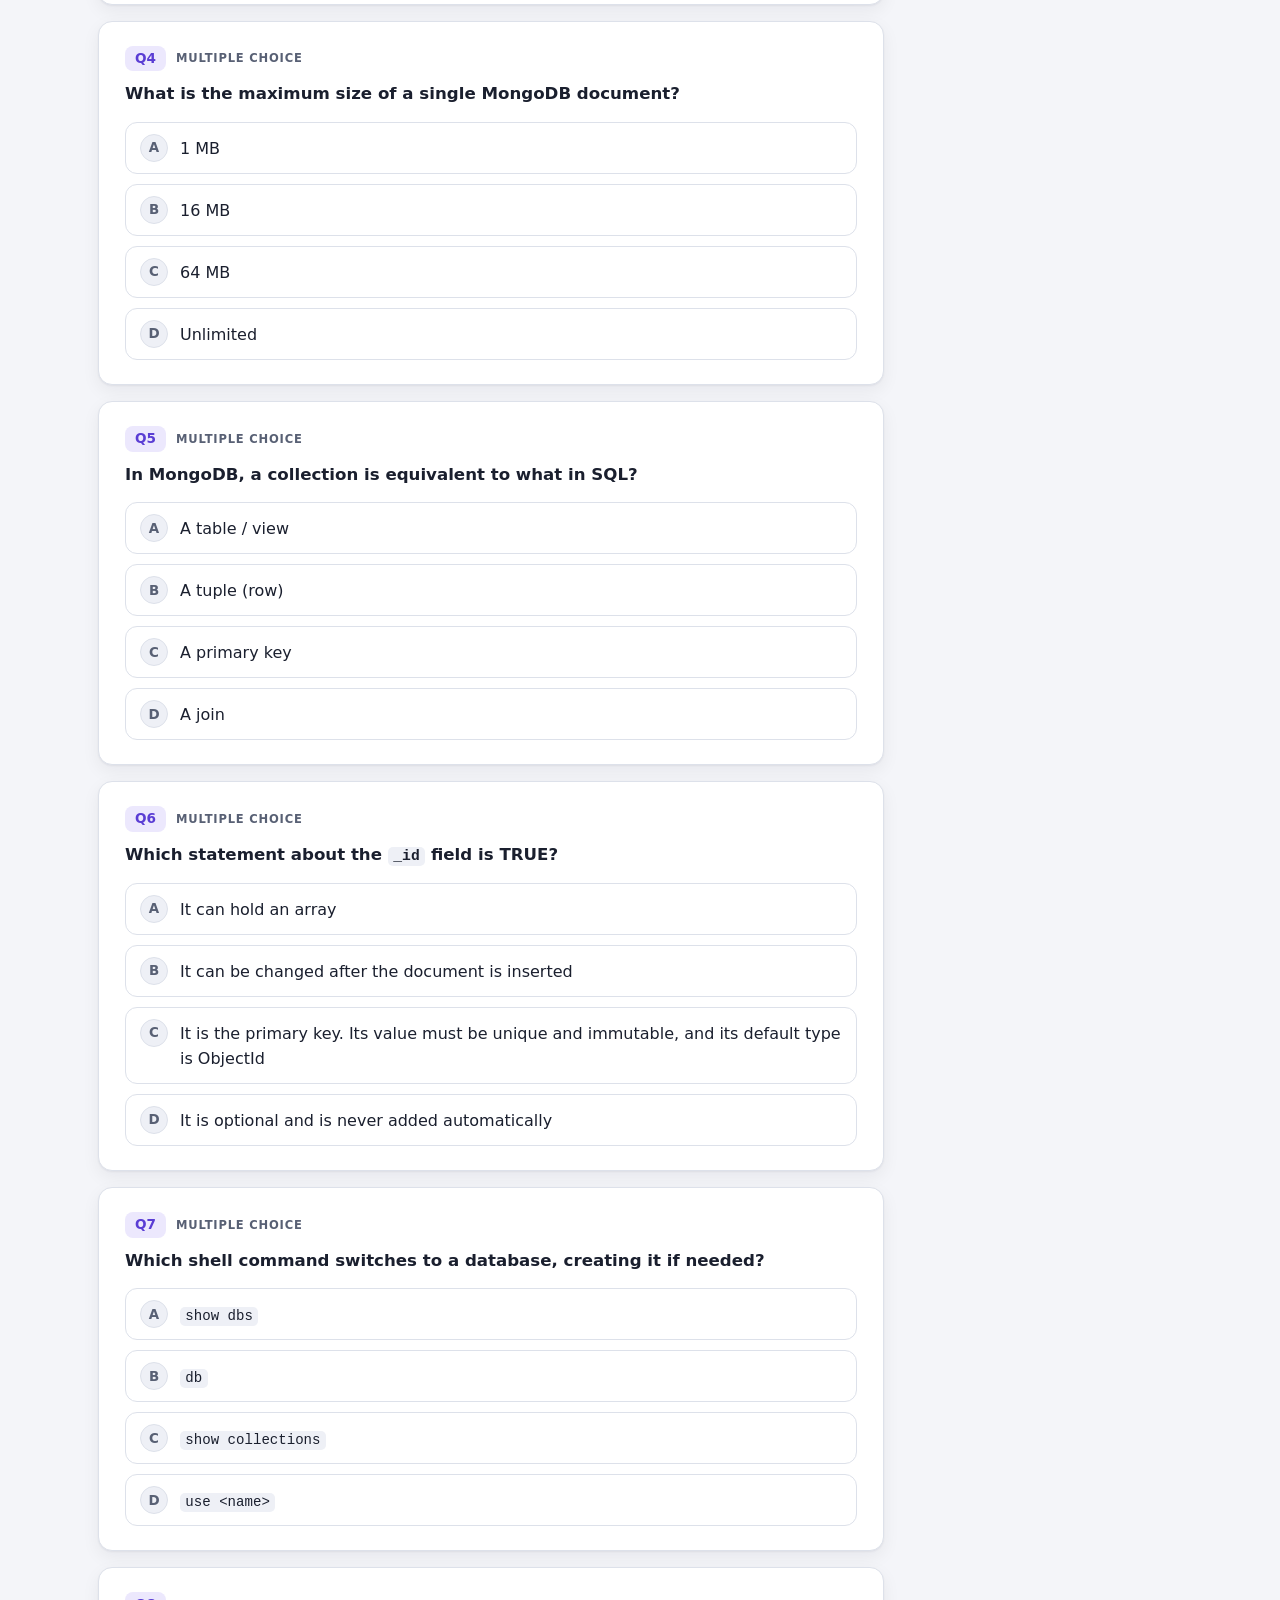
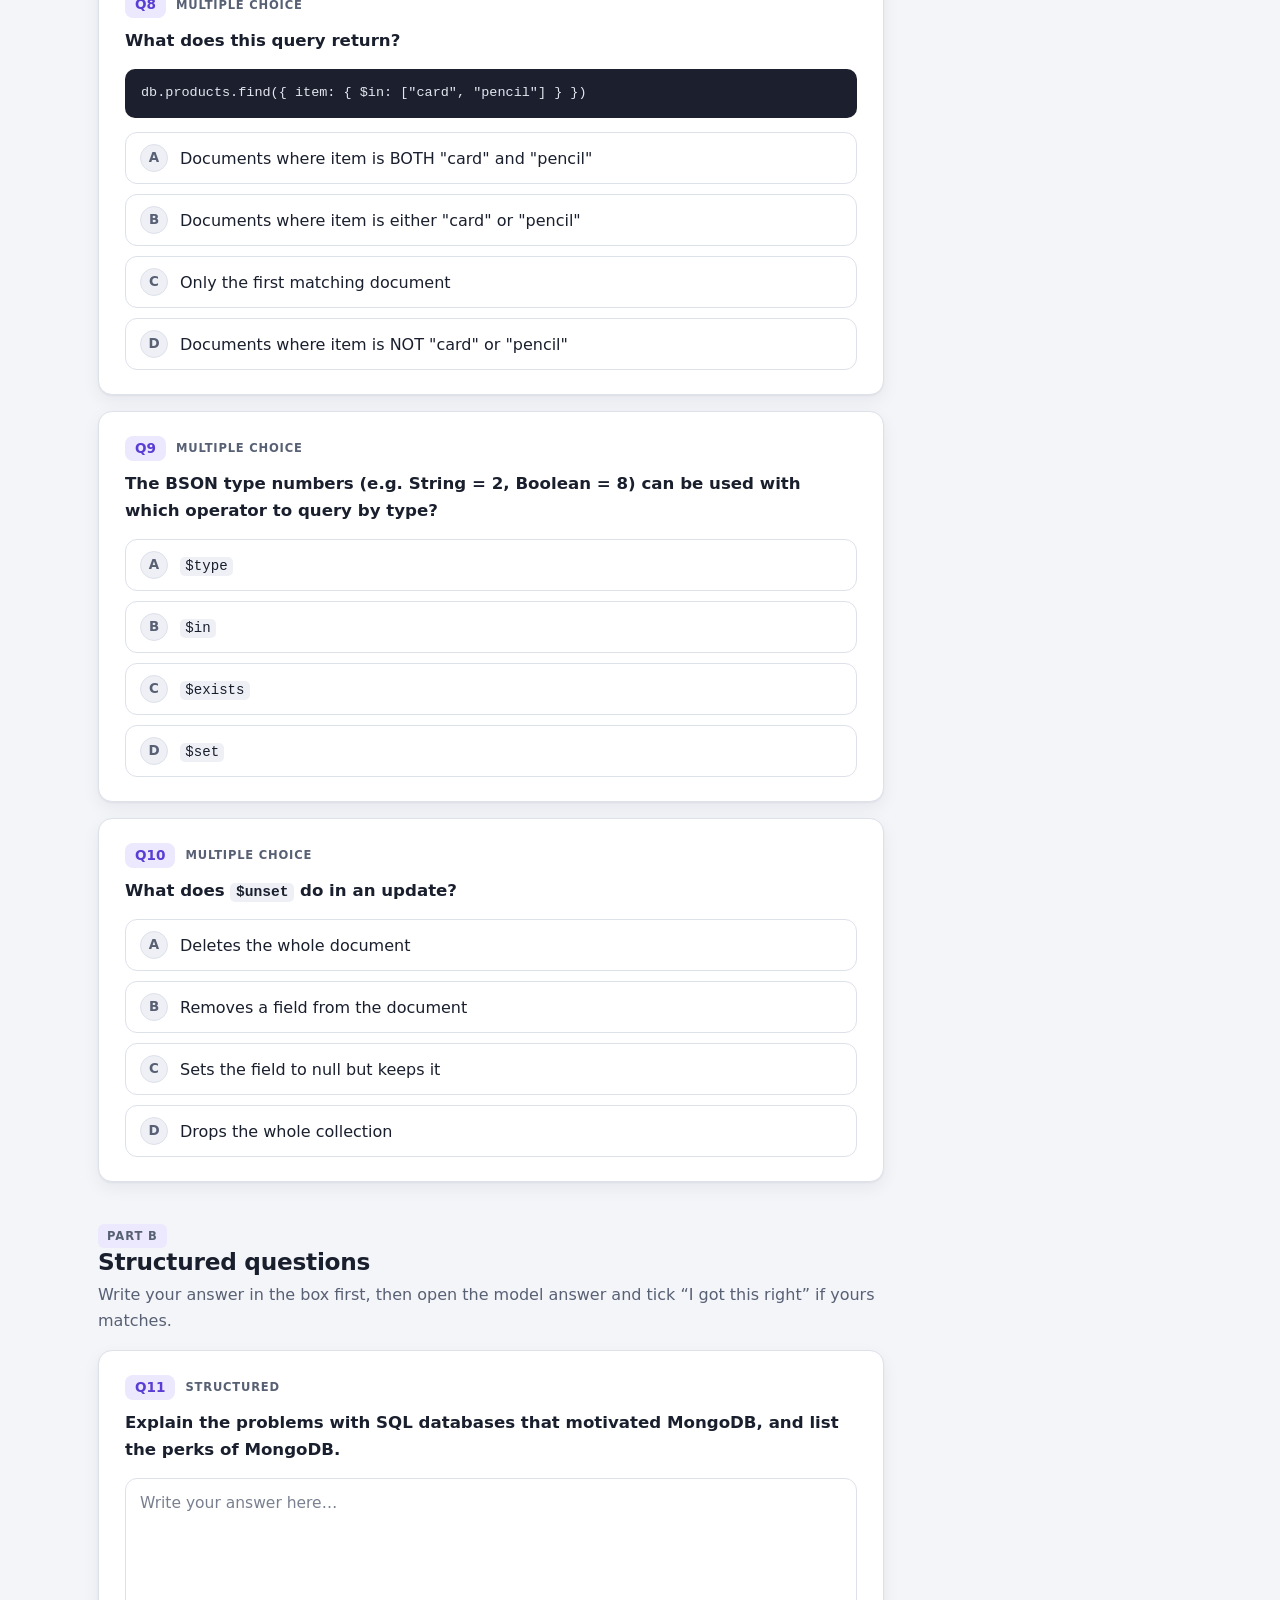
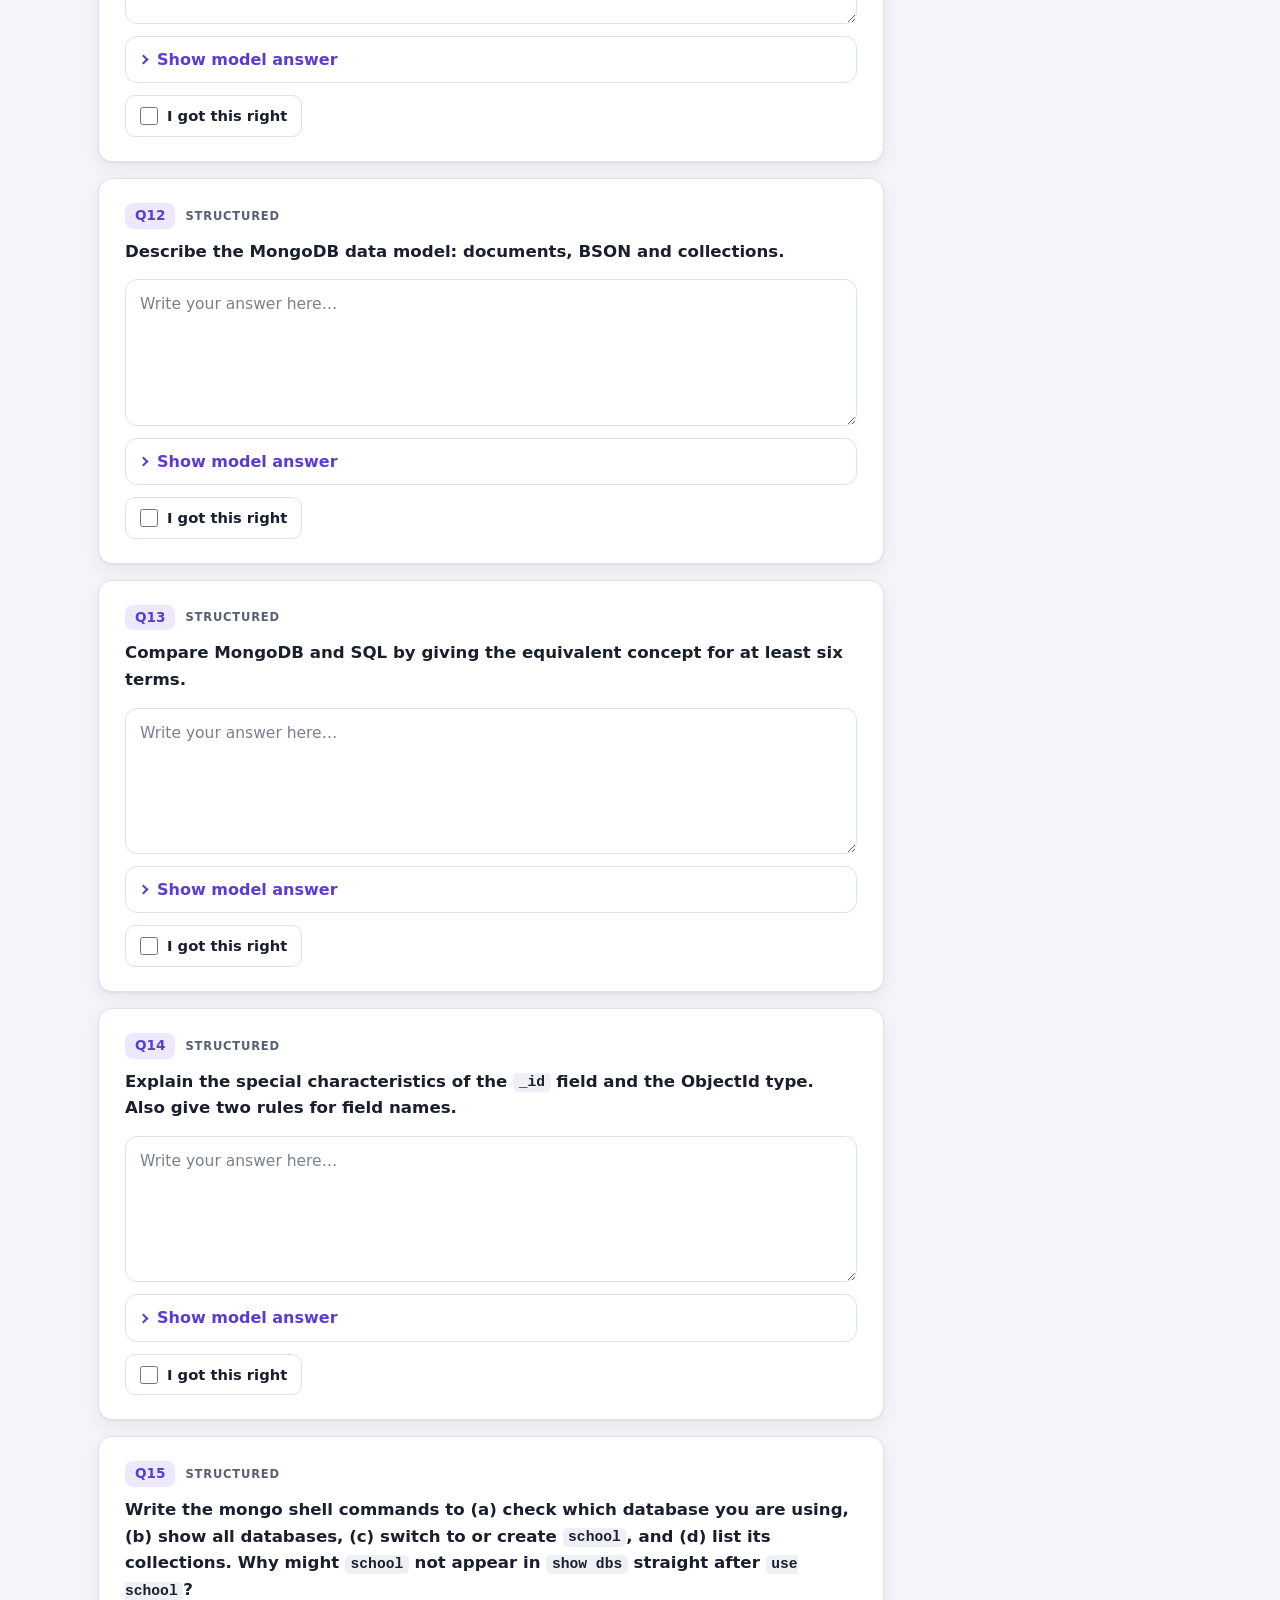
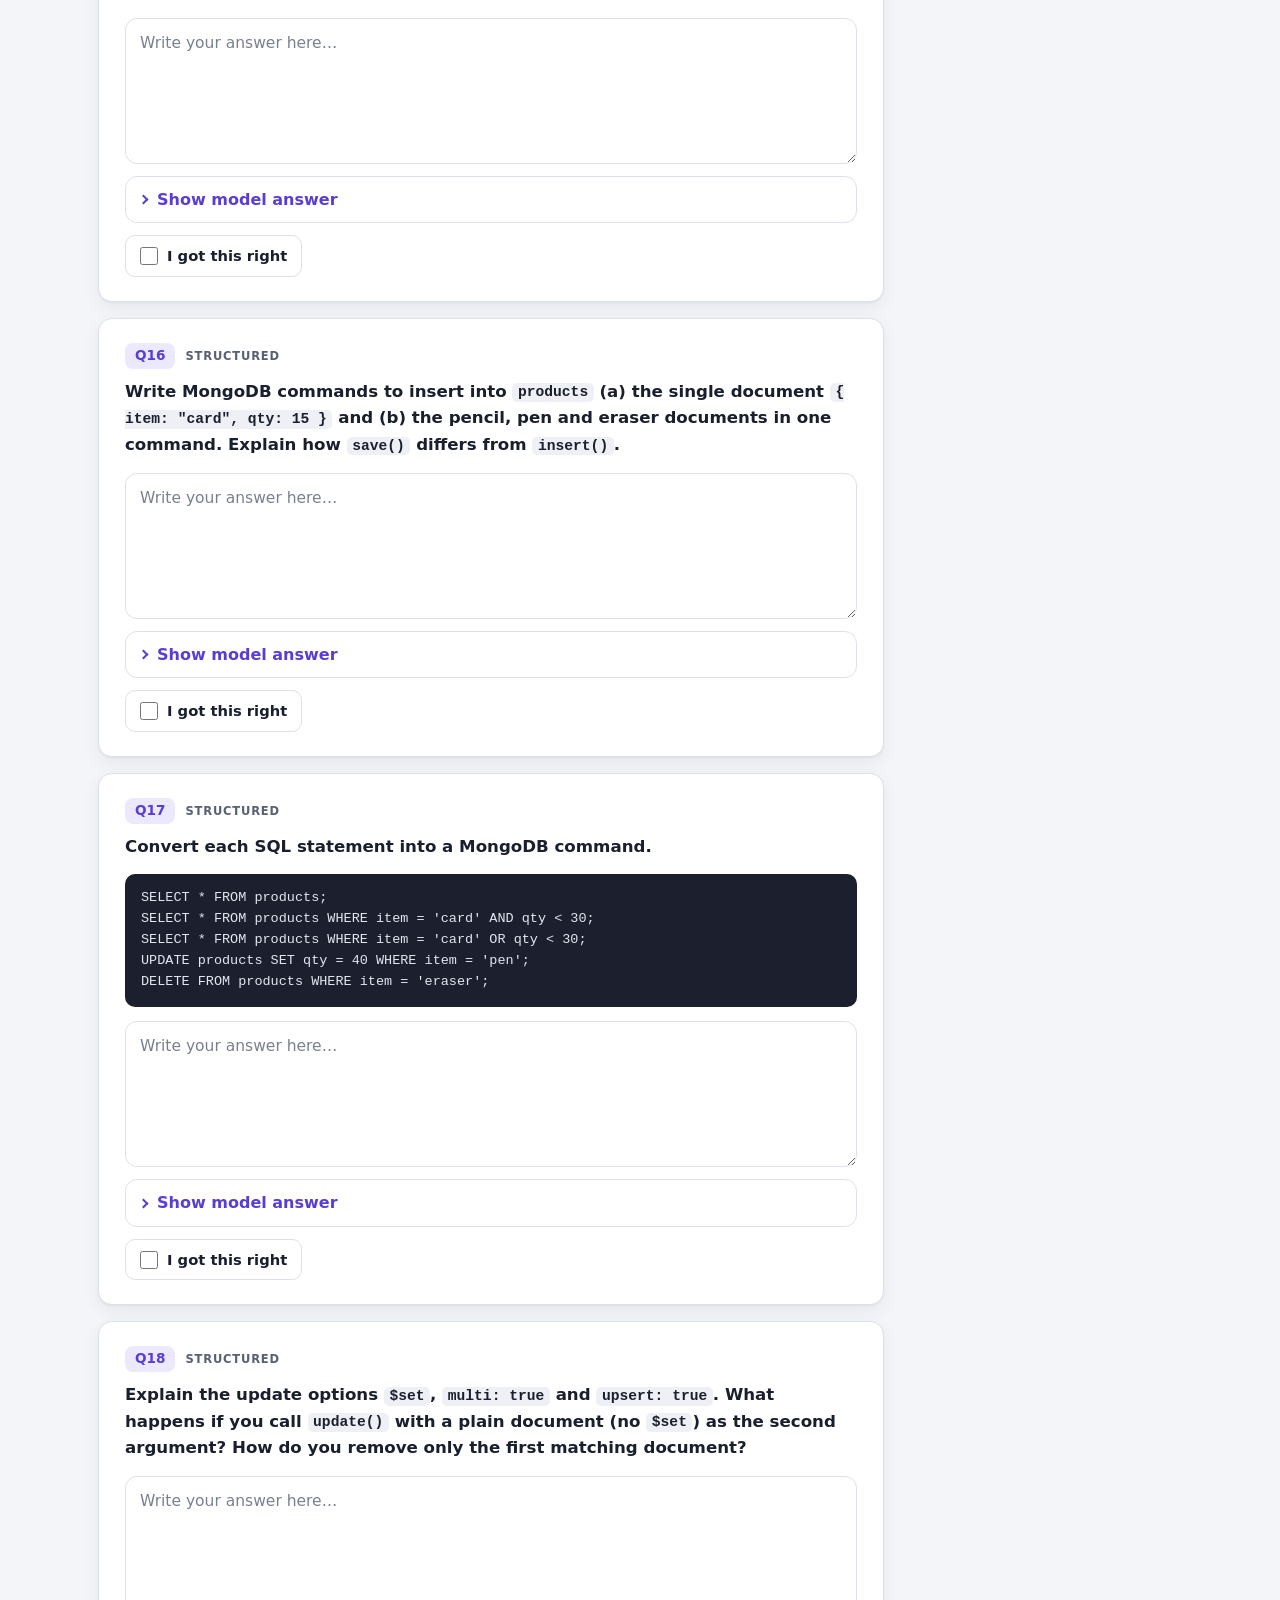
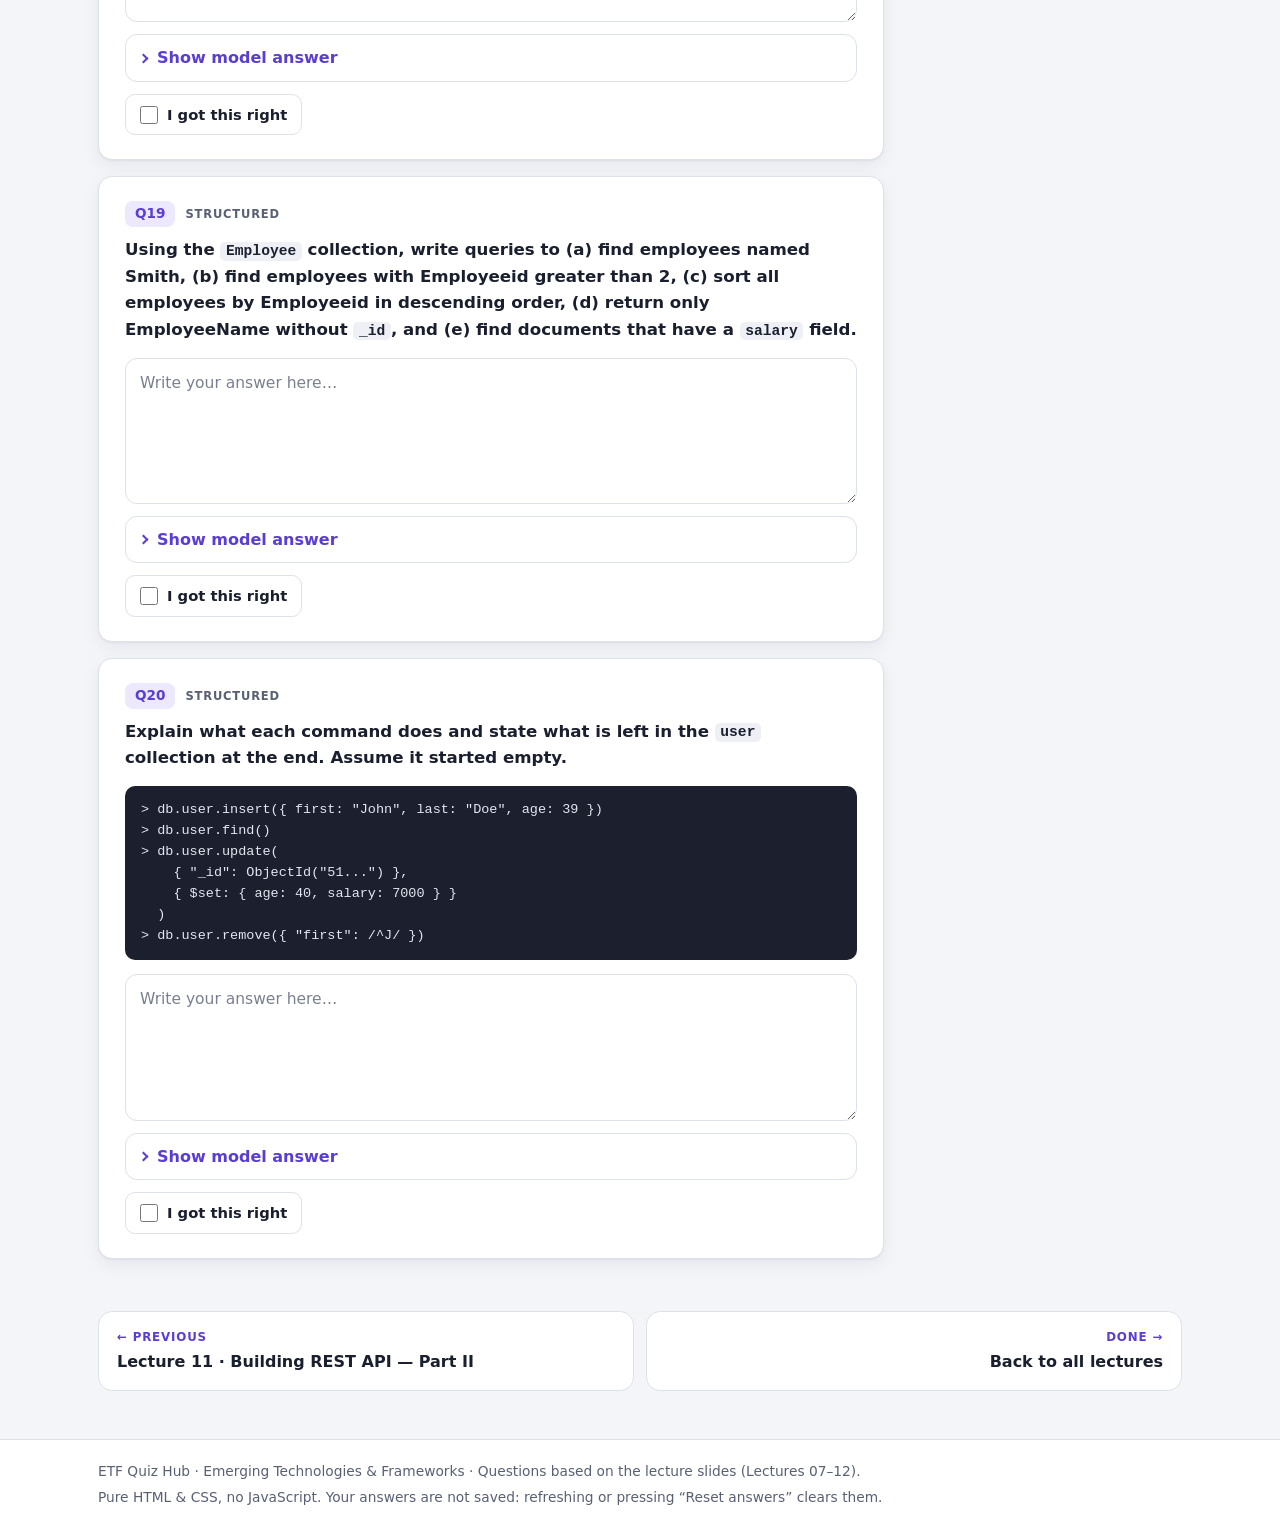
<file: lecture-12.html>
<!doctype html>
<html lang="en">
<head>
<meta charset="utf-8">
<meta name="viewport" content="width=device-width, initial-scale=1">
<title>Lecture 12 · MongoDB | ETF Quiz Hub</title>
<meta name="description" content="NoSQL and document databases: BSON, collections, the _id field, MongoDB vs SQL, and CRUD in the mongo shell.">
<link rel="stylesheet" href="css/style.css">
</head>
<body>
<a class="skip" href="#main">Skip to content</a>
<header class="topbar">
  <div class="wrap topbar-in">
    <a class="brand" href="index.html"><span class="brand-mark" aria-hidden="true">ETF</span><span class="brand-name">Quiz Hub</span></a>
    <nav class="topnav" aria-label="Lectures">
      <a href="lecture-07.html" title="Lecture 07: Responsive Web Design">07</a><a href="lecture-08.html" title="Lecture 08: jQuery">08</a><a href="lecture-09-1.html" title="Lecture 09 · I: JSON">09·I</a><a href="lecture-09-2.html" title="Lecture 09 · II: AJAX">09·II</a><a href="lecture-10.html" title="Lecture 10: Building REST API — Part I">10</a><a href="lecture-11.html" title="Lecture 11: Building REST API — Part II">11</a><a href="lecture-12.html" title="Lecture 12: MongoDB" aria-current="page">12</a>
    </nav>
  </div>
</header>
<div class="wrap">
  <section class="hero hero-lecture">
    <p class="eyebrow"><a href="index.html">All lectures</a> <span aria-hidden="true">/</span> Lecture 12</p>
    <h1>MongoDB</h1>
    <p class="lede">NoSQL and document databases: BSON, collections, the _id field, MongoDB vs SQL, and CRUD in the mongo shell.</p>
    <ul class="chips" aria-label="Topics covered"><li>NoSQL</li><li>BSON</li><li>_id &amp; ObjectId</li><li>MongoDB vs SQL</li><li>CRUD</li><li>Querying &amp; updating</li></ul>
    <ul class="meta">
      <li><strong>20</strong> questions</li>
      <li><strong>10</strong> multiple choice</li>
      <li><strong>10</strong> structured</li>
    </ul>
  </section>

  <div class="layout" id="main">
    <form class="quiz" id="quiz" method="dialog" autocomplete="off">
      <section class="part" id="part-a" aria-labelledby="part-a-h">
        <div class="part-head">
          <p class="part-tag">Part A</p>
          <h2 id="part-a-h">Multiple choice questions</h2>
          <p>Pick one answer. It locks in, and the correct answer is shown with a short explanation.</p>
        </div>
<article class="q" id="q1">
  <div class="q-head"><span class="q-no">Q1</span><span class="q-type">Multiple choice</span></div>
  <p class="q-text" id="q1-t">MongoDB is best described as…</p>
  
  <div class="opts" role="radiogroup" aria-labelledby="q1-t">
    <label class="opt"><input type="radio" name="q1" value="a" class="ok"><span class="key" aria-hidden="true">A</span><span class="opt-text">An open-source, document-based NoSQL database</span></label><label class="opt"><input type="radio" name="q1" value="b"><span class="key" aria-hidden="true">B</span><span class="opt-text">A relational database that uses SQL</span></label><label class="opt"><input type="radio" name="q1" value="c"><span class="key" aria-hidden="true">C</span><span class="opt-text">A JavaScript front-end framework</span></label><label class="opt"><input type="radio" name="q1" value="d"><span class="key" aria-hidden="true">D</span><span class="opt-text">A key-value cache only</span></label>
  </div>
  <div class="fb">
    <p class="verdict verdict-ok">Correct!</p>
    <p class="verdict verdict-bad">Not quite. The correct answer is A.</p>
    <p class="explain">MongoDB is open source and document-based, with high performance, high availability and automatic scaling.</p>
  </div>
</article>
<article class="q" id="q2">
  <div class="q-head"><span class="q-no">Q2</span><span class="q-type">Multiple choice</span></div>
  <p class="q-text" id="q2-t">Which of these is NOT one of the NoSQL database types?</p>
  
  <div class="opts" role="radiogroup" aria-labelledby="q2-t">
    <label class="opt"><input type="radio" name="q2" value="a"><span class="key" aria-hidden="true">A</span><span class="opt-text">Key-value</span></label><label class="opt"><input type="radio" name="q2" value="b"><span class="key" aria-hidden="true">B</span><span class="opt-text">Graph</span></label><label class="opt"><input type="radio" name="q2" value="c"><span class="key" aria-hidden="true">C</span><span class="opt-text">Column family</span></label><label class="opt"><input type="radio" name="q2" value="d" class="ok"><span class="key" aria-hidden="true">D</span><span class="opt-text">Relational (tables joined with SQL)</span></label>
  </div>
  <div class="fb">
    <p class="verdict verdict-ok">Correct!</p>
    <p class="verdict verdict-bad">Not quite. The correct answer is D.</p>
    <p class="explain">NoSQL types: key-value, graph, document-oriented (MongoDB) and column family.</p>
  </div>
</article>
<article class="q" id="q3">
  <div class="q-head"><span class="q-no">Q3</span><span class="q-type">Multiple choice</span></div>
  <p class="q-text" id="q3-t">In what format are MongoDB documents stored?</p>
  
  <div class="opts" role="radiogroup" aria-labelledby="q3-t">
    <label class="opt"><input type="radio" name="q3" value="a"><span class="key" aria-hidden="true">A</span><span class="opt-text">XML</span></label><label class="opt"><input type="radio" name="q3" value="b"><span class="key" aria-hidden="true">B</span><span class="opt-text">CSV</span></label><label class="opt"><input type="radio" name="q3" value="c" class="ok"><span class="key" aria-hidden="true">C</span><span class="opt-text">BSON (binary JSON)</span></label><label class="opt"><input type="radio" name="q3" value="d"><span class="key" aria-hidden="true">D</span><span class="opt-text">YAML</span></label>
  </div>
  <div class="fb">
    <p class="verdict verdict-ok">Correct!</p>
    <p class="verdict verdict-bad">Not quite. The correct answer is C.</p>
    <p class="explain">Documents are stored in BSON, a binary form of JSON, as field-value pairs.</p>
  </div>
</article>
<article class="q" id="q4">
  <div class="q-head"><span class="q-no">Q4</span><span class="q-type">Multiple choice</span></div>
  <p class="q-text" id="q4-t">What is the maximum size of a single MongoDB document?</p>
  
  <div class="opts" role="radiogroup" aria-labelledby="q4-t">
    <label class="opt"><input type="radio" name="q4" value="a"><span class="key" aria-hidden="true">A</span><span class="opt-text">1 MB</span></label><label class="opt"><input type="radio" name="q4" value="b" class="ok"><span class="key" aria-hidden="true">B</span><span class="opt-text">16 MB</span></label><label class="opt"><input type="radio" name="q4" value="c"><span class="key" aria-hidden="true">C</span><span class="opt-text">64 MB</span></label><label class="opt"><input type="radio" name="q4" value="d"><span class="key" aria-hidden="true">D</span><span class="opt-text">Unlimited</span></label>
  </div>
  <div class="fb">
    <p class="verdict verdict-ok">Correct!</p>
    <p class="verdict verdict-bad">Not quite. The correct answer is B.</p>
    <p class="explain">MongoDB is document-based, with a maximum of 16 MB per document.</p>
  </div>
</article>
<article class="q" id="q5">
  <div class="q-head"><span class="q-no">Q5</span><span class="q-type">Multiple choice</span></div>
  <p class="q-text" id="q5-t">In MongoDB, a <strong>collection</strong> is equivalent to what in SQL?</p>
  
  <div class="opts" role="radiogroup" aria-labelledby="q5-t">
    <label class="opt"><input type="radio" name="q5" value="a" class="ok"><span class="key" aria-hidden="true">A</span><span class="opt-text">A table / view</span></label><label class="opt"><input type="radio" name="q5" value="b"><span class="key" aria-hidden="true">B</span><span class="opt-text">A tuple (row)</span></label><label class="opt"><input type="radio" name="q5" value="c"><span class="key" aria-hidden="true">C</span><span class="opt-text">A primary key</span></label><label class="opt"><input type="radio" name="q5" value="d"><span class="key" aria-hidden="true">D</span><span class="opt-text">A join</span></label>
  </div>
  <div class="fb">
    <p class="verdict verdict-ok">Correct!</p>
    <p class="verdict verdict-bad">Not quite. The correct answer is A.</p>
    <p class="explain">Document ↔ tuple, collection ↔ table/view, embedded structure ↔ joins, shard ↔ partition.</p>
  </div>
</article>
<article class="q" id="q6">
  <div class="q-head"><span class="q-no">Q6</span><span class="q-type">Multiple choice</span></div>
  <p class="q-text" id="q6-t">Which statement about the <code>_id</code> field is TRUE?</p>
  
  <div class="opts" role="radiogroup" aria-labelledby="q6-t">
    <label class="opt"><input type="radio" name="q6" value="a"><span class="key" aria-hidden="true">A</span><span class="opt-text">It can hold an array</span></label><label class="opt"><input type="radio" name="q6" value="b"><span class="key" aria-hidden="true">B</span><span class="opt-text">It can be changed after the document is inserted</span></label><label class="opt"><input type="radio" name="q6" value="c" class="ok"><span class="key" aria-hidden="true">C</span><span class="opt-text">It is the primary key. Its value must be unique and immutable, and its default type is ObjectId</span></label><label class="opt"><input type="radio" name="q6" value="d"><span class="key" aria-hidden="true">D</span><span class="opt-text">It is optional and is never added automatically</span></label>
  </div>
  <div class="fb">
    <p class="verdict verdict-ok">Correct!</p>
    <p class="verdict verdict-bad">Not quite. The correct answer is C.</p>
    <p class="explain"><code>_id</code> is the primary key: unique, immutable, any non-array type. ObjectId is small, likely unique, fast to generate and ordered.</p>
  </div>
</article>
<article class="q" id="q7">
  <div class="q-head"><span class="q-no">Q7</span><span class="q-type">Multiple choice</span></div>
  <p class="q-text" id="q7-t">Which shell command switches to a database, creating it if needed?</p>
  
  <div class="opts" role="radiogroup" aria-labelledby="q7-t">
    <label class="opt"><input type="radio" name="q7" value="a"><span class="key" aria-hidden="true">A</span><span class="opt-text"><code>show dbs</code></span></label><label class="opt"><input type="radio" name="q7" value="b"><span class="key" aria-hidden="true">B</span><span class="opt-text"><code>db</code></span></label><label class="opt"><input type="radio" name="q7" value="c"><span class="key" aria-hidden="true">C</span><span class="opt-text"><code>show collections</code></span></label><label class="opt"><input type="radio" name="q7" value="d" class="ok"><span class="key" aria-hidden="true">D</span><span class="opt-text"><code>use &lt;name&gt;</code></span></label>
  </div>
  <div class="fb">
    <p class="verdict verdict-ok">Correct!</p>
    <p class="verdict verdict-bad">Not quite. The correct answer is D.</p>
    <p class="explain"><code>use &lt;name&gt;</code> switches to the database or makes a new one. It is not actually created until you insert data.</p>
  </div>
</article>
<article class="q" id="q8">
  <div class="q-head"><span class="q-no">Q8</span><span class="q-type">Multiple choice</span></div>
  <p class="q-text" id="q8-t">What does this query return?</p>
  <pre class="code"><code>db.products.find({ item: { $in: ["card", "pencil"] } })</code></pre>
  <div class="opts" role="radiogroup" aria-labelledby="q8-t">
    <label class="opt"><input type="radio" name="q8" value="a"><span class="key" aria-hidden="true">A</span><span class="opt-text">Documents where item is BOTH "card" and "pencil"</span></label><label class="opt"><input type="radio" name="q8" value="b" class="ok"><span class="key" aria-hidden="true">B</span><span class="opt-text">Documents where item is either "card" or "pencil"</span></label><label class="opt"><input type="radio" name="q8" value="c"><span class="key" aria-hidden="true">C</span><span class="opt-text">Only the first matching document</span></label><label class="opt"><input type="radio" name="q8" value="d"><span class="key" aria-hidden="true">D</span><span class="opt-text">Documents where item is NOT "card" or "pencil"</span></label>
  </div>
  <div class="fb">
    <p class="verdict verdict-ok">Correct!</p>
    <p class="verdict verdict-bad">Not quite. The correct answer is B.</p>
    <p class="explain"><code>$in</code> checks for multiple values of the same field, like SQL's <code>IN</code>.</p>
  </div>
</article>
<article class="q" id="q9">
  <div class="q-head"><span class="q-no">Q9</span><span class="q-type">Multiple choice</span></div>
  <p class="q-text" id="q9-t">The BSON type numbers (e.g. String = 2, Boolean = 8) can be used with which operator to query by type?</p>
  
  <div class="opts" role="radiogroup" aria-labelledby="q9-t">
    <label class="opt"><input type="radio" name="q9" value="a" class="ok"><span class="key" aria-hidden="true">A</span><span class="opt-text"><code>$type</code></span></label><label class="opt"><input type="radio" name="q9" value="b"><span class="key" aria-hidden="true">B</span><span class="opt-text"><code>$in</code></span></label><label class="opt"><input type="radio" name="q9" value="c"><span class="key" aria-hidden="true">C</span><span class="opt-text"><code>$exists</code></span></label><label class="opt"><input type="radio" name="q9" value="d"><span class="key" aria-hidden="true">D</span><span class="opt-text"><code>$set</code></span></label>
  </div>
  <div class="fb">
    <p class="verdict verdict-ok">Correct!</p>
    <p class="verdict verdict-bad">Not quite. The correct answer is A.</p>
    <p class="explain">Use the type number with the <code>$type</code> operator to query by BSON type.</p>
  </div>
</article>
<article class="q" id="q10">
  <div class="q-head"><span class="q-no">Q10</span><span class="q-type">Multiple choice</span></div>
  <p class="q-text" id="q10-t">What does <code>$unset</code> do in an update?</p>
  
  <div class="opts" role="radiogroup" aria-labelledby="q10-t">
    <label class="opt"><input type="radio" name="q10" value="a"><span class="key" aria-hidden="true">A</span><span class="opt-text">Deletes the whole document</span></label><label class="opt"><input type="radio" name="q10" value="b" class="ok"><span class="key" aria-hidden="true">B</span><span class="opt-text">Removes a field from the document</span></label><label class="opt"><input type="radio" name="q10" value="c"><span class="key" aria-hidden="true">C</span><span class="opt-text">Sets the field to null but keeps it</span></label><label class="opt"><input type="radio" name="q10" value="d"><span class="key" aria-hidden="true">D</span><span class="opt-text">Drops the whole collection</span></label>
  </div>
  <div class="fb">
    <p class="verdict verdict-ok">Correct!</p>
    <p class="verdict verdict-bad">Not quite. The correct answer is B.</p>
    <p class="explain"><code>db.c.update({&lt;field&gt;:&lt;value&gt;}, { $unset: { &lt;field&gt;: 1 } })</code> removes that field.</p>
  </div>
</article>
      </section>

      <section class="part" id="part-b" aria-labelledby="part-b-h">
        <div class="part-head">
          <p class="part-tag">Part B</p>
          <h2 id="part-b-h">Structured questions</h2>
          <p>Write your answer in the box first, then open the model answer and tick “I got this right” if yours matches.</p>
        </div>
<article class="q q-s" id="q11">
  <div class="q-head"><span class="q-no">Q11</span><span class="q-type">Structured</span></div>
  <p class="q-text" id="q11-t">Explain the problems with SQL databases that motivated MongoDB, and list the perks of MongoDB.</p>
  
  <textarea name="a11" rows="5" placeholder="Write your answer here…" aria-labelledby="q11-t"></textarea>
  <details class="model">
    <summary><span class="when-closed">Show model answer</span><span class="when-open">Hide model answer</span></summary>
    <div class="model-body"><p>Problems with SQL:</p><ul><li><strong>Rigid schema</strong></li><li><strong>Not easily scalable.</strong> It was designed for 1990s technology or worse.</li><li>Requires <strong>unintuitive joins</strong>, which are expensive on huge, distributed data</li></ul><p>Perks of MongoDB:</p><ul><li>An easy interface with common languages (Java, JavaScript, PHP, etc.)</li><li>Database technology that should run anywhere (VMs, cloud, etc.)</li><li>Keeps the essential features of an RDBMS while learning from key-value NoSQL systems</li><li>Open source and document-based, with high performance, high availability and automatic scaling</li></ul></div>
  </details>
  <label class="self"><input type="checkbox" name="s11"><span>I got this right</span></label>
</article>
<article class="q q-s" id="q12">
  <div class="q-head"><span class="q-no">Q12</span><span class="q-type">Structured</span></div>
  <p class="q-text" id="q12-t">Describe the MongoDB data model: documents, BSON and collections.</p>
  
  <textarea name="a12" rows="5" placeholder="Write your answer here…" aria-labelledby="q12-t"></textarea>
  <details class="model">
    <summary><span class="when-closed">Show model answer</span><span class="when-open">Hide model answer</span></summary>
    <div class="model-body"><ul><li><strong>Document-based:</strong> data is stored as documents, with a maximum of <strong>16 MB</strong> each.</li><li>Documents use the <strong>BSON (binary JSON)</strong> format and consist of <strong>field-value pairs</strong>. Values can be embedded documents or arrays.</li><li>Each document is stored in a <strong>collection</strong>. Collections are like the tables of a relational database and share a common set of indexes.</li><li>Documents in a collection <strong>do not have to have a uniform structure</strong>, so different documents can have different fields.</li></ul></div>
  </details>
  <label class="self"><input type="checkbox" name="s12"><span>I got this right</span></label>
</article>
<article class="q q-s" id="q13">
  <div class="q-head"><span class="q-no">Q13</span><span class="q-type">Structured</span></div>
  <p class="q-text" id="q13-t">Compare MongoDB and SQL by giving the equivalent concept for at least six terms.</p>
  
  <textarea name="a13" rows="5" placeholder="Write your answer here…" aria-labelledby="q13-t"></textarea>
  <details class="model">
    <summary><span class="when-closed">Show model answer</span><span class="when-open">Hide model answer</span></summary>
    <div class="model-body"><div class="tbl-wrap"><table class="tbl"><thead><tr><th scope="col">MongoDB</th><th scope="col">SQL</th></tr></thead><tbody><tr><td>Document</td><td>Tuple (row)</td></tr><tr><td>Collection</td><td>Table / View</td></tr><tr><td>PK: <code>_id</code> field</td><td>PK: any attribute(s)</td></tr><tr><td>Uniformity not required</td><td>Uniform relation schema</td></tr><tr><td>Index</td><td>Index</td></tr><tr><td>Embedded structure</td><td>Joins</td></tr><tr><td>Shard</td><td>Partition</td></tr></tbody></table></div></div>
  </details>
  <label class="self"><input type="checkbox" name="s13"><span>I got this right</span></label>
</article>
<article class="q q-s" id="q14">
  <div class="q-head"><span class="q-no">Q14</span><span class="q-type">Structured</span></div>
  <p class="q-text" id="q14-t">Explain the special characteristics of the <code>_id</code> field and the ObjectId type. Also give two rules for field names.</p>
  
  <textarea name="a14" rows="5" placeholder="Write your answer here…" aria-labelledby="q14-t"></textarea>
  <details class="model">
    <summary><span class="when-closed">Show model answer</span><span class="when-open">Hide model answer</span></summary>
    <div class="model-body"><ul><li>By default every document contains an <code>_id</code> field, which acts as the <strong>primary key</strong> of the collection.</li><li>Its value is <strong>unique</strong> and <strong>immutable</strong>, and it can be <strong>any type except an array</strong>.</li><li>The default type is <strong>ObjectId</strong>, which is small, likely unique, fast to generate and ordered. Sorting on ObjectId is roughly the same as sorting by creation time.</li></ul><p>Field-name rules: field names <strong>cannot start with <code>$</code></strong> and <strong>cannot contain <code>.</code></strong>. The name <code>_id</code> is reserved for the primary key.</p></div>
  </details>
  <label class="self"><input type="checkbox" name="s14"><span>I got this right</span></label>
</article>
<article class="q q-s" id="q15">
  <div class="q-head"><span class="q-no">Q15</span><span class="q-type">Structured</span></div>
  <p class="q-text" id="q15-t">Write the mongo shell commands to (a) check which database you are using, (b) show all databases, (c) switch to or create <code>school</code>, and (d) list its collections. Why might <code>school</code> not appear in <code>show dbs</code> straight after <code>use school</code>?</p>
  
  <textarea name="a15" rows="5" placeholder="Write your answer here…" aria-labelledby="q15-t"></textarea>
  <details class="model">
    <summary><span class="when-closed">Show model answer</span><span class="when-open">Hide model answer</span></summary>
    <div class="model-body"><pre class="code"><code>db                 // (a) current database
show dbs           // (b) all databases
use school         // (c) switch to / create "school"
show collections   // (d) collections in the current db</code></pre><p>Databases are <strong>not actually created until you insert data</strong>, so <code>school</code> only appears in <code>show dbs</code> after a document has been inserted.</p></div>
  </details>
  <label class="self"><input type="checkbox" name="s15"><span>I got this right</span></label>
</article>
<article class="q q-s" id="q16">
  <div class="q-head"><span class="q-no">Q16</span><span class="q-type">Structured</span></div>
  <p class="q-text" id="q16-t">Write MongoDB commands to insert into <code>products</code> (a) the single document <code>{ item: "card", qty: 15 }</code> and (b) the pencil, pen and eraser documents in one command. Explain how <code>save()</code> differs from <code>insert()</code>.</p>
  
  <textarea name="a16" rows="5" placeholder="Write your answer here…" aria-labelledby="q16-t"></textarea>
  <details class="model">
    <summary><span class="when-closed">Show model answer</span><span class="when-open">Hide model answer</span></summary>
    <div class="model-body"><pre class="code"><code>// (a) one document
db.products.insert( { item: "card", qty: 15 } )

// (b) several documents: pass an array
db.products.insert([
  { _id: 11, item: "pencil", qty: 50, type: "no.2" },
  { item: "pen", qty: 20 },
  { item: "eraser", qty: 25 }
])</code></pre><p>Documents without <code>_id</code> get an ObjectId automatically. Adding a field name that is new to the collection is fine in BSON. <code>save(&lt;document&gt;)</code> <strong>inserts</strong> if the document has no <code>_id</code> or its <code>_id</code> is not in the collection; <strong>otherwise it updates</strong> the existing document.</p></div>
  </details>
  <label class="self"><input type="checkbox" name="s16"><span>I got this right</span></label>
</article>
<article class="q q-s" id="q17">
  <div class="q-head"><span class="q-no">Q17</span><span class="q-type">Structured</span></div>
  <p class="q-text" id="q17-t">Convert each SQL statement into a MongoDB command.</p>
  <pre class="code"><code>SELECT * FROM products;
SELECT * FROM products WHERE item = 'card' AND qty &lt; 30;
SELECT * FROM products WHERE item = 'card' OR qty &lt; 30;
UPDATE products SET qty = 40 WHERE item = 'pen';
DELETE FROM products WHERE item = 'eraser';</code></pre>
  <textarea name="a17" rows="5" placeholder="Write your answer here…" aria-labelledby="q17-t"></textarea>
  <details class="model">
    <summary><span class="when-closed">Show model answer</span><span class="when-open">Hide model answer</span></summary>
    <div class="model-body"><pre class="code"><code>db.products.find()
db.products.find({ item: "card", qty: { $lt: 30 } })
db.products.find({ $or: [ { item: "card" }, { qty: { $lt: 30 } } ] })
db.products.update({ item: "pen" }, { $set: { qty: 40 } })
db.products.remove({ item: "eraser" })</code></pre><p>Comma-separated conditions mean <strong>AND</strong>. Use <code>$or</code> with an array for <strong>OR</strong>. <code>find()</code> returns a cursor, and the shell shows the first 20 results.</p></div>
  </details>
  <label class="self"><input type="checkbox" name="s17"><span>I got this right</span></label>
</article>
<article class="q q-s" id="q18">
  <div class="q-head"><span class="q-no">Q18</span><span class="q-type">Structured</span></div>
  <p class="q-text" id="q18-t">Explain the update options <code>$set</code>, <code>multi: true</code> and <code>upsert: true</code>. What happens if you call <code>update()</code> with a plain document (no <code>$set</code>) as the second argument? How do you remove only the first matching document?</p>
  
  <textarea name="a18" rows="5" placeholder="Write your answer here…" aria-labelledby="q18-t"></textarea>
  <details class="model">
    <summary><span class="when-closed">Show model answer</span><span class="when-open">Hide model answer</span></summary>
    <div class="model-body"><ul><li><code>$set</code>: sets the given field(s) to new values and leaves the other fields unchanged.</li><li><code>{ multi: true }</code>: updates <strong>all</strong> matching documents, not just the first.</li><li><code>{ upsert: true }</code>: <strong>creates a new document</strong> when none matches the search criteria.</li><li>A plain document without <code>$set</code> <strong>replaces all field-value pairs</strong>. It overwrites the entire contents of the document and removes any fields you did not include.</li><li>Remove only the first match: <code>db.&lt;collection&gt;.remove({&lt;field&gt;:&lt;value&gt;}, true)</code>.</li></ul><pre class="code"><code>db.students.update({ year: 2 }, { $set: { status: "active" } }, { multi: true })</code></pre></div>
  </details>
  <label class="self"><input type="checkbox" name="s18"><span>I got this right</span></label>
</article>
<article class="q q-s" id="q19">
  <div class="q-head"><span class="q-no">Q19</span><span class="q-type">Structured</span></div>
  <p class="q-text" id="q19-t">Using the <code>Employee</code> collection, write queries to (a) find employees named Smith, (b) find employees with Employeeid greater than 2, (c) sort all employees by Employeeid in descending order, (d) return only EmployeeName without <code>_id</code>, and (e) find documents that have a <code>salary</code> field.</p>
  
  <textarea name="a19" rows="5" placeholder="Write your answer here…" aria-labelledby="q19-t"></textarea>
  <details class="model">
    <summary><span class="when-closed">Show model answer</span><span class="when-open">Hide model answer</span></summary>
    <div class="model-body"><pre class="code"><code>db.Employee.find({ EmployeeName: "Smith" })               // (a)
db.Employee.find({ Employeeid: { $gt: 2 } })              // (b)
db.Employee.find().sort({ Employeeid: -1 })               // (c) -1 = descending
db.Employee.find({}, { EmployeeName: 1, _id: 0 })         // (d) projection
db.Employee.find({ salary: { $exists: true } })           // (e)</code></pre><p>In <code>sort()</code>, 1 means ascending and -1 means descending. In a projection, 1 includes a field and 0 excludes it.</p></div>
  </details>
  <label class="self"><input type="checkbox" name="s19"><span>I got this right</span></label>
</article>
<article class="q q-s" id="q20">
  <div class="q-head"><span class="q-no">Q20</span><span class="q-type">Structured</span></div>
  <p class="q-text" id="q20-t">Explain what each command does and state what is left in the <code>user</code> collection at the end. Assume it started empty.</p>
  <pre class="code"><code>&gt; db.user.insert({ first: "John", last: "Doe", age: 39 })
&gt; db.user.find()
&gt; db.user.update(
    { "_id": ObjectId("51...") },
    { $set: { age: 40, salary: 7000 } }
  )
&gt; db.user.remove({ "first": /^J/ })</code></pre>
  <textarea name="a20" rows="5" placeholder="Write your answer here…" aria-labelledby="q20-t"></textarea>
  <details class="model">
    <summary><span class="when-closed">Show model answer</span><span class="when-open">Hide model answer</span></summary>
    <div class="model-body"><ul><li><code>insert(...)</code> adds a document for John Doe, age 39. MongoDB adds an <code>_id</code> (ObjectId).</li><li><code>find()</code> returns all documents and shows John's document with its generated <code>_id</code>.</li><li><code>update(...)</code> finds the document by <code>_id</code> and uses <code>$set</code> to change <code>age</code> to 40 and add a new field <code>salary: 7000</code>.</li><li><code>remove({ "first": /^J/ })</code> deletes every document whose <code>first</code> field starts with “J” (a regular expression).</li></ul><p><strong>Final state:</strong> John's document matches <code>/^J/</code>, so it is removed and the <strong>collection is empty</strong>.</p></div>
  </details>
  <label class="self"><input type="checkbox" name="s20"><span>I got this right</span></label>
</article>
      </section>
    </form>

    <aside class="panel" aria-label="Your progress">
      <div class="panel-card">
        <p class="panel-title">Your progress</p>
        <div class="stats-row">
          <div class="stat stat-main"><span class="stat-val v-score"></span><span class="stat-lbl">MCQ score</span></div>
          <div class="stat"><span class="stat-val v-ans"></span><span class="stat-lbl">MCQ answered</span></div>
          <div class="stat"><span class="stat-val v-self"></span><span class="stat-lbl">Structured correct</span></div>
        </div>
        <nav class="qnav" aria-label="Jump to question">
          <p class="qnav-lbl">Part A · MCQ</p>
          <div class="qnav-grid"><a href="#q1">1</a><a href="#q2">2</a><a href="#q3">3</a><a href="#q4">4</a><a href="#q5">5</a><a href="#q6">6</a><a href="#q7">7</a><a href="#q8">8</a><a href="#q9">9</a><a href="#q10">10</a></div>
          <p class="qnav-lbl">Part B · Structured</p>
          <div class="qnav-grid"><a href="#q11">11</a><a href="#q12">12</a><a href="#q13">13</a><a href="#q14">14</a><a href="#q15">15</a><a href="#q16">16</a><a href="#q17">17</a><a href="#q18">18</a><a href="#q19">19</a><a href="#q20">20</a></div>
          <ul class="legend">
            <li><span class="dot dot-ok"></span>Correct</li>
            <li><span class="dot dot-bad"></span>Wrong</li>
            <li><span class="dot dot-wip"></span>Written</li>
          </ul>
        </nav>
        <button type="reset" form="quiz" class="btn-reset">Reset answers</button>
      </div>
    </aside>
  </div>

  <nav class="pager" aria-label="Other lectures"><a class="prev" href="lecture-11.html"><span class="dir">← Previous</span>Lecture 11 · Building REST API — Part II</a><a class="next" href="index.html"><span class="dir">Done →</span>Back to all lectures</a></nav>
</div>
<footer class="foot">
  <div class="wrap foot-in">
    <p>ETF Quiz Hub · Emerging Technologies &amp; Frameworks · Questions based on the lecture slides (Lectures 07–12).</p>
    <p>Pure HTML &amp; CSS, no JavaScript. Your answers are not saved: refreshing or pressing “Reset answers” clears them.</p>
  </div>
</footer>
</body>
</html>
</file>
<file: css/style.css>
/* ETF Quiz Hub: pure CSS quiz (no JavaScript). Generated stylesheet. */

:root {
  color-scheme: light;
  --bg: #f4f5f9;
  --surface: #ffffff;
  --surface-2: #eef0f6;
  --ink: #1a1f2e;
  --muted: #586074;
  --line: #dde1ea;
  --accent: #5a3dd4;
  --accent-ink: #ffffff;
  --accent-soft: #ece8fd;
  --ok: #157a45;
  --ok-soft: #e1f3e8;
  --bad: #c0283a;
  --bad-soft: #fce6e8;
  --code-bg: #1c1f2d;
  --code-ink: #e3e6f0;
  --shadow: 0 1px 2px rgba(20, 24, 40, .05), 0 6px 18px rgba(20, 24, 40, .06);

  --radius: 14px;
  --font: "Segoe UI", system-ui, -apple-system, Roboto, "Helvetica Neue", Arial, sans-serif;
  --mono: ui-monospace, "Cascadia Code", Consolas, "Courier New", monospace;
}
@media (prefers-color-scheme: dark) {
  :root:not([data-theme="light"]) {
  color-scheme: dark;
  --bg: #0f1117;
  --surface: #181b24;
  --surface-2: #222634;
  --ink: #e7e9f1;
  --muted: #a1a7b8;
  --line: #2d3243;
  --accent: #a593ff;
  --accent-ink: #15102e;
  --accent-soft: #29234d;
  --ok: #4fcf8a;
  --ok-soft: #14301f;
  --bad: #ff7482;
  --bad-soft: #3b1a20;
  --code-bg: #0b0d12;
  --code-ink: #e3e6f0;
  --shadow: 0 1px 2px rgba(0, 0, 0, .3), 0 6px 18px rgba(0, 0, 0, .25);
  }
}
:root[data-theme="dark"] {
  color-scheme: dark;
  --bg: #0f1117;
  --surface: #181b24;
  --surface-2: #222634;
  --ink: #e7e9f1;
  --muted: #a1a7b8;
  --line: #2d3243;
  --accent: #a593ff;
  --accent-ink: #15102e;
  --accent-soft: #29234d;
  --ok: #4fcf8a;
  --ok-soft: #14301f;
  --bad: #ff7482;
  --bad-soft: #3b1a20;
  --code-bg: #0b0d12;
  --code-ink: #e3e6f0;
  --shadow: 0 1px 2px rgba(0, 0, 0, .3), 0 6px 18px rgba(0, 0, 0, .25);
}

*, *::before, *::after { box-sizing: border-box; }
html { scroll-behavior: smooth; scroll-padding-top: 84px; -webkit-text-size-adjust: 100%; }
body {
  margin: 0;
  background: var(--bg);
  color: var(--ink);
  font: 16px/1.6 var(--font);
  -webkit-font-smoothing: antialiased;
}
a { color: var(--accent); }
h1, h2, h3 { line-height: 1.2; letter-spacing: -.01em; }
code {
  font-family: var(--mono);
  font-size: .88em;
  background: var(--surface-2);
  padding: .1em .38em;
  border-radius: 5px;
  overflow-wrap: anywhere;
}
.wrap { max-width: 1140px; margin: 0 auto; padding: 0 16px; }
@media (min-width: 720px) { .wrap { padding: 0 28px; } }

.skip {
  position: absolute; left: 12px; top: -60px; z-index: 50;
  background: var(--accent); color: var(--accent-ink);
  padding: 8px 14px; border-radius: 8px; font-weight: 700; text-decoration: none;
}
.skip:focus { top: 12px; }
:focus-visible { outline: 3px solid var(--accent); outline-offset: 2px; }

/* ---------- top bar ---------- */
.topbar {
  position: sticky; top: 0; z-index: 20;
  background: color-mix(in srgb, var(--surface) 90%, transparent);
  backdrop-filter: saturate(1.4) blur(10px);
  border-bottom: 1px solid var(--line);
}
.topbar-in { display: flex; align-items: center; gap: 16px; height: 62px; }
.brand { display: flex; align-items: center; gap: 10px; font-weight: 800; color: var(--ink); text-decoration: none; white-space: nowrap; flex: none; }
.brand-mark {
  display: inline-grid; place-items: center; width: 36px; height: 36px; border-radius: 10px;
  background: var(--accent); color: var(--accent-ink); font-size: .7rem; letter-spacing: .05em;
}
.topnav { display: flex; gap: 2px; margin-left: auto; min-width: 0; overflow-x: auto; scrollbar-width: none; }
.topnav::-webkit-scrollbar { display: none; }
.topnav a {
  padding: 6px 10px; border-radius: 8px; color: var(--muted); text-decoration: none;
  font-weight: 650; font-size: .9rem; white-space: nowrap;
}
.topnav a:hover { background: var(--surface-2); color: var(--ink); }
.topnav a[aria-current="page"] { background: var(--accent-soft); color: var(--accent); }
@media (max-width: 560px) { .brand-name { display: none; } }

/* ---------- hero ---------- */
.hero { padding: 40px 0 28px; }
.eyebrow {
  margin: 0 0 10px; font-size: .78rem; font-weight: 750; letter-spacing: .08em;
  text-transform: uppercase; color: var(--accent);
}
.eyebrow a { color: inherit; text-decoration: none; }
.eyebrow a:hover { text-decoration: underline; }
.eyebrow span { color: var(--muted); margin: 0 4px; }
h1 { font-size: clamp(2rem, 5vw, 3rem); margin: 0 0 12px; letter-spacing: -.025em; }
.lede { font-size: 1.08rem; color: var(--muted); max-width: 64ch; margin: 0 0 18px; }
.chips { display: flex; flex-wrap: wrap; gap: 8px; list-style: none; padding: 0; margin: 0; }
.chips li {
  font-size: .82rem; padding: 3px 11px; border-radius: 999px;
  background: var(--surface); border: 1px solid var(--line); color: var(--muted);
}
.meta { display: flex; flex-wrap: wrap; gap: 8px 22px; list-style: none; padding: 0; margin: 18px 0 0; color: var(--muted); font-size: .95rem; }
.meta strong { color: var(--ink); font-size: 1.05rem; }

/* ---------- home ---------- */
.hero-home { padding-top: 56px; }
.stats { display: flex; flex-wrap: wrap; gap: 12px; margin: 26px 0 0; }
.stats div {
  background: var(--surface); border: 1px solid var(--line); border-radius: 12px;
  padding: 12px 20px; min-width: 128px; box-shadow: var(--shadow);
}
.stats dt { font-size: .75rem; color: var(--muted); font-weight: 700; text-transform: uppercase; letter-spacing: .06em; }
.stats dd { margin: 0; font-size: 1.8rem; font-weight: 800; font-variant-numeric: tabular-nums; }
.lectures h2, .how h2 { font-size: 1.4rem; margin: 22px 0 16px; }
.cards {
  list-style: none; padding: 0; margin: 0; display: grid; gap: 16px;
  grid-template-columns: repeat(auto-fill, minmax(min(100%, 310px), 1fr));
}
.card a {
  display: flex; flex-direction: column; height: 100%; padding: 22px;
  background: var(--surface); border: 1px solid var(--line); border-radius: var(--radius);
  box-shadow: var(--shadow); text-decoration: none; color: var(--ink);
  transition: transform .15s ease, border-color .15s ease;
}
.card a:hover { transform: translateY(-2px); border-color: var(--accent); }
.card-no { font-size: .78rem; font-weight: 750; letter-spacing: .06em; text-transform: uppercase; color: var(--accent); }
.card h3 { margin: 6px 0 8px; font-size: 1.25rem; }
.card p { margin: 0 0 14px; color: var(--muted); font-size: .95rem; }
.card .chips { margin-bottom: 18px; }
.card .chips li { background: var(--surface-2); border-color: transparent; }
.card-foot { margin-top: auto; display: flex; justify-content: space-between; gap: 12px; font-size: .88rem; font-weight: 650; color: var(--muted); }
.card-go { color: var(--accent); }
.how { padding: 24px 0 56px; }
.steps {
  list-style: none; padding: 0; margin: 0; display: grid; gap: 16px;
  grid-template-columns: repeat(auto-fit, minmax(min(100%, 260px), 1fr));
}
.steps li { background: var(--surface); border: 1px solid var(--line); border-radius: var(--radius); padding: 20px; }
.step-no {
  display: inline-grid; place-items: center; width: 32px; height: 32px; border-radius: 50%;
  background: var(--accent-soft); color: var(--accent); font-weight: 800;
}
.steps h3 { margin: 12px 0 6px; font-size: 1.05rem; }
.steps p { margin: 0; color: var(--muted); font-size: .95rem; }

/* ---------- quiz layout ---------- */
.layout {
  display: grid; grid-template-columns: minmax(0, 1fr); gap: 28px;
  counter-reset: score answered selfmark;
}
@media (min-width: 980px) { .layout { grid-template-columns: minmax(0, 1fr) 270px; } }
.quiz { min-width: 0; }
.part { margin-bottom: 40px; }
.part-head { margin: 0 0 16px; }
.part-tag {
  display: inline-block; margin: 0 0 6px; font-size: .72rem; font-weight: 800; letter-spacing: .08em;
  text-transform: uppercase; color: var(--accent); background: var(--accent-soft);
  padding: 3px 9px; border-radius: 6px;
}
.part-head h2 { font-size: 1.45rem; margin: 0 0 6px; }
.part-head p { margin: 0; color: var(--muted); }

/* ---------- question card ---------- */
.q {
  background: var(--surface); border: 1px solid var(--line); border-radius: var(--radius);
  padding: 18px; margin-bottom: 16px; box-shadow: var(--shadow); scroll-margin-top: 84px;
}
@media (min-width: 720px) { .q { padding: 24px 26px; } }
.q-head { display: flex; align-items: center; gap: 10px; margin-bottom: 10px; }
.q-no { font-weight: 800; font-size: .85rem; color: var(--accent); background: var(--accent-soft); padding: 2px 10px; border-radius: 8px; }
.q-type { font-size: .72rem; font-weight: 750; letter-spacing: .07em; text-transform: uppercase; color: var(--muted); }
.q-text { font-size: 1.04rem; font-weight: 620; margin: 0 0 14px; }
pre.code {
  margin: 0 0 14px; padding: 14px 16px; border-radius: 10px; overflow-x: auto;
  background: var(--code-bg); color: var(--code-ink); font: 13.5px/1.55 var(--mono); tab-size: 2;
}
pre.code code { background: none; padding: 0; font-size: inherit; color: inherit; overflow-wrap: normal; }

/* ---------- MCQ options (state handled with :has) ---------- */
.opts { display: grid; gap: 10px; }
.opt {
  position: relative; display: flex; align-items: flex-start; gap: 12px;
  padding: 11px 14px; border: 1.5px solid var(--line); border-radius: 12px;
  background: var(--surface); cursor: pointer;
  transition: border-color .15s ease, background-color .15s ease, opacity .15s ease;
}
.opt:hover { border-color: var(--accent); background: var(--accent-soft); }
.opt input { position: absolute; opacity: 0; width: 1px; height: 1px; margin: 0; pointer-events: none; }
.opt:has(input:focus-visible) { outline: 3px solid var(--accent); outline-offset: 2px; }
.key {
  flex: none; display: grid; place-items: center; width: 28px; height: 28px; border-radius: 50%;
  border: 1.5px solid var(--line); background: var(--surface-2);
  font-weight: 750; font-size: .84rem; color: var(--muted);
}
.opt-text { padding-top: 2px; min-width: 0; }
.opt::after {
  display: none; margin-left: auto; align-self: center; flex: none;
  font-size: .72rem; font-weight: 750; letter-spacing: .03em; text-transform: uppercase;
  padding: 2px 8px; border-radius: 6px; color: #fff;
}

.q:has(input[type="radio"]:checked) .opt { pointer-events: none; cursor: default; }
.q:has(input[type="radio"]:checked) .opt:not(:has(.ok)):not(:has(input:checked)) { opacity: .5; }
.q:has(input[type="radio"]:checked) .opt:has(.ok) { border-color: var(--ok); background: var(--ok-soft); }
.q:has(input[type="radio"]:checked) .opt:has(.ok) .key { background: var(--ok); border-color: var(--ok); color: var(--surface); }
.q:has(input[type="radio"]:checked) .opt:has(.ok)::after { content: "Correct answer"; display: block; background: var(--ok); color: var(--surface); }
.q:has(input.ok:checked) .opt:has(input.ok:checked)::after { content: "Your answer ✓"; }
.opt:has(input:checked:not(.ok)) { border-color: var(--bad); background: var(--bad-soft); }
.opt:has(input:checked:not(.ok)) .key { background: var(--bad); border-color: var(--bad); color: var(--surface); }
.opt:has(input:checked:not(.ok))::after { content: "Your answer"; display: block; background: var(--bad); color: var(--surface); }
@media (max-width: 520px) { .opt::after { display: none !important; } }

/* score counters: counted on the option labels, shown in the progress panel */
.opt:has(input:checked) { counter-increment: answered; }
.opt:has(input.ok:checked) { counter-increment: answered score; }
.self:has(input:checked) { counter-increment: selfmark; }

.fb { display: none; margin-top: 14px; padding: 14px 16px; border-radius: 12px; background: var(--surface-2); }
.q:has(input[type="radio"]:checked) .fb { display: block; }
.verdict { display: none; margin: 0 0 4px; font-weight: 800; }
.q:has(.ok:checked) .verdict-ok { display: block; color: var(--ok); }
.q:has(input[type="radio"]:checked:not(.ok)) .verdict-bad { display: block; color: var(--bad); }
.explain { margin: 0; }

/* ---------- structured questions ---------- */
textarea {
  display: block; width: 100%; min-height: 120px; resize: vertical;
  padding: 12px 14px; border: 1.5px solid var(--line); border-radius: 12px;
  background: var(--surface); color: var(--ink); font: inherit; font-size: .97rem; line-height: 1.55;
}
textarea::placeholder { color: var(--muted); opacity: .8; }
textarea:focus { outline: none; border-color: var(--accent); box-shadow: 0 0 0 3px var(--accent-soft); }
.model { margin-top: 12px; border: 1.5px solid var(--line); border-radius: 12px; overflow: hidden; }
.model summary {
  display: flex; align-items: center; gap: 10px; padding: 10px 14px;
  cursor: pointer; font-weight: 750; color: var(--accent); list-style: none;
}
.model summary::-webkit-details-marker { display: none; }
.model summary::before {
  content: ""; width: 7px; height: 7px; border-right: 2px solid currentColor; border-bottom: 2px solid currentColor;
  transform: rotate(-45deg); transition: transform .15s ease;
}
.model summary:hover { background: var(--accent-soft); }
.model[open] summary { border-bottom: 1px solid var(--line); }
.model[open] summary::before { transform: rotate(45deg); }
.model .when-open, .model[open] .when-closed { display: none; }
.model[open] .when-open { display: inline; }
.model-body { padding: 16px 18px 6px; background: var(--surface-2); }
.model-body p, .model-body ul { margin: 0 0 12px; }
.model-body ul { padding-left: 1.2em; }
.model-body li { margin-bottom: 4px; }
.model-body pre.code { margin-bottom: 12px; }
.model-body code { background: var(--surface); }
.tbl-wrap { overflow-x: auto; margin: 0 0 12px; }
.tbl { width: 100%; border-collapse: collapse; font-size: .92rem; background: var(--surface); }
.tbl th, .tbl td { border: 1px solid var(--line); padding: 7px 10px; text-align: left; vertical-align: top; }
.tbl th { background: var(--bg); font-weight: 750; }
.tbl code { background: var(--surface-2); white-space: nowrap; overflow-wrap: normal; }
@media (max-width: 520px) {
  .model-body { padding: 14px 12px 4px; }
  .tbl { font-size: .86rem; }
  .tbl th, .tbl td { padding: 6px 8px; }
}
.self {
  display: inline-flex; align-items: center; gap: 9px; margin-top: 12px;
  padding: 8px 14px; border: 1.5px solid var(--line); border-radius: 10px;
  font-weight: 650; font-size: .92rem; cursor: pointer; user-select: none;
}
.self input { width: 18px; height: 18px; margin: 0; accent-color: var(--ok); }
.self:hover { border-color: var(--ok); }
.self:has(input:checked) { border-color: var(--ok); background: var(--ok-soft); color: var(--ok); }

/* ---------- progress panel ---------- */
.panel { align-self: start; }
.panel-card {
  background: var(--surface); border: 1px solid var(--line); border-radius: var(--radius);
  padding: 18px; box-shadow: var(--shadow);
}
.panel-title { margin: 0 0 12px; font-size: .75rem; font-weight: 800; letter-spacing: .08em; text-transform: uppercase; color: var(--muted); }
.stats-row { display: grid; grid-template-columns: 1fr 1fr; gap: 10px; }
.stat { display: flex; flex-direction: column; background: var(--surface-2); border-radius: 10px; padding: 10px 12px; }
.stat-main { grid-column: 1 / -1; background: var(--accent-soft); }
.stat-val { font-size: 1.35rem; font-weight: 800; font-variant-numeric: tabular-nums; }
.stat-main .stat-val { font-size: 2rem; color: var(--accent); }
.stat-lbl { font-size: .78rem; color: var(--muted); font-weight: 650; }
.v-score::before { content: counter(score) " / 10"; }
.v-ans::before { content: counter(answered) " / 10"; }
.v-self::before { content: counter(selfmark) " / 10"; }
.qnav-lbl { margin: 16px 0 8px; font-size: .72rem; font-weight: 800; letter-spacing: .07em; text-transform: uppercase; color: var(--muted); }
.qnav-grid { display: grid; grid-template-columns: repeat(5, 1fr); gap: 6px; }
.qnav-grid a {
  display: grid; place-items: center; height: 34px; border-radius: 8px; border: 1.5px solid var(--line);
  color: var(--ink); text-decoration: none; font-weight: 650; font-size: .88rem; font-variant-numeric: tabular-nums;
}
.qnav-grid a:hover { border-color: var(--accent); color: var(--accent); }
.layout:has(#q11 textarea:not(:placeholder-shown)) .qnav a[href="#q11"],
.layout:has(#q12 textarea:not(:placeholder-shown)) .qnav a[href="#q12"],
.layout:has(#q13 textarea:not(:placeholder-shown)) .qnav a[href="#q13"],
.layout:has(#q14 textarea:not(:placeholder-shown)) .qnav a[href="#q14"],
.layout:has(#q15 textarea:not(:placeholder-shown)) .qnav a[href="#q15"],
.layout:has(#q16 textarea:not(:placeholder-shown)) .qnav a[href="#q16"],
.layout:has(#q17 textarea:not(:placeholder-shown)) .qnav a[href="#q17"],
.layout:has(#q18 textarea:not(:placeholder-shown)) .qnav a[href="#q18"],
.layout:has(#q19 textarea:not(:placeholder-shown)) .qnav a[href="#q19"],
.layout:has(#q20 textarea:not(:placeholder-shown)) .qnav a[href="#q20"] {
  border-color: var(--accent); background: var(--accent-soft); color: var(--accent);
}
.layout:has(#q1 .ok:checked) .qnav a[href="#q1"],
.layout:has(#q2 .ok:checked) .qnav a[href="#q2"],
.layout:has(#q3 .ok:checked) .qnav a[href="#q3"],
.layout:has(#q4 .ok:checked) .qnav a[href="#q4"],
.layout:has(#q5 .ok:checked) .qnav a[href="#q5"],
.layout:has(#q6 .ok:checked) .qnav a[href="#q6"],
.layout:has(#q7 .ok:checked) .qnav a[href="#q7"],
.layout:has(#q8 .ok:checked) .qnav a[href="#q8"],
.layout:has(#q9 .ok:checked) .qnav a[href="#q9"],
.layout:has(#q10 .ok:checked) .qnav a[href="#q10"],
.layout:has(#q11 .self input:checked) .qnav a[href="#q11"],
.layout:has(#q12 .self input:checked) .qnav a[href="#q12"],
.layout:has(#q13 .self input:checked) .qnav a[href="#q13"],
.layout:has(#q14 .self input:checked) .qnav a[href="#q14"],
.layout:has(#q15 .self input:checked) .qnav a[href="#q15"],
.layout:has(#q16 .self input:checked) .qnav a[href="#q16"],
.layout:has(#q17 .self input:checked) .qnav a[href="#q17"],
.layout:has(#q18 .self input:checked) .qnav a[href="#q18"],
.layout:has(#q19 .self input:checked) .qnav a[href="#q19"],
.layout:has(#q20 .self input:checked) .qnav a[href="#q20"] {
  border-color: var(--ok); background: var(--ok); color: var(--surface);
}
.layout:has(#q1 input:checked:not(.ok)) .qnav a[href="#q1"],
.layout:has(#q2 input:checked:not(.ok)) .qnav a[href="#q2"],
.layout:has(#q3 input:checked:not(.ok)) .qnav a[href="#q3"],
.layout:has(#q4 input:checked:not(.ok)) .qnav a[href="#q4"],
.layout:has(#q5 input:checked:not(.ok)) .qnav a[href="#q5"],
.layout:has(#q6 input:checked:not(.ok)) .qnav a[href="#q6"],
.layout:has(#q7 input:checked:not(.ok)) .qnav a[href="#q7"],
.layout:has(#q8 input:checked:not(.ok)) .qnav a[href="#q8"],
.layout:has(#q9 input:checked:not(.ok)) .qnav a[href="#q9"],
.layout:has(#q10 input:checked:not(.ok)) .qnav a[href="#q10"] {
  border-color: var(--bad); background: var(--bad); color: var(--surface);
}
.legend { display: flex; flex-wrap: wrap; gap: 6px 14px; list-style: none; padding: 0; margin: 12px 0 0; font-size: .78rem; color: var(--muted); }
.legend li { display: flex; align-items: center; gap: 6px; }
.dot { width: 10px; height: 10px; border-radius: 3px; }
.dot-ok { background: var(--ok); }
.dot-bad { background: var(--bad); }
.dot-wip { background: var(--accent-soft); border: 1.5px solid var(--accent); }
.btn-reset {
  width: 100%; margin-top: 16px; padding: 10px 14px; border-radius: 10px; cursor: pointer;
  border: 1.5px solid var(--line); background: var(--surface); color: var(--ink);
  font: inherit; font-weight: 700; font-size: .92rem;
}
.btn-reset:hover { border-color: var(--bad); color: var(--bad); }

@media (min-width: 980px) {
  .panel { position: sticky; top: 86px; }
}
@media (max-width: 979.98px) {
  .panel { position: sticky; bottom: 0; z-index: 15; margin: 0 -16px; }
  .panel-card {
    border-radius: 16px 16px 0 0; border-bottom: 0; padding: 10px 16px 12px;
    display: flex; align-items: center; gap: 12px;
    box-shadow: 0 -6px 20px rgba(0, 0, 0, .12);
  }
  .panel-title, .qnav { display: none; }
  .stats-row { flex: 1; display: flex; gap: 8px; }
  .stat, .stat-main { flex: 1; padding: 6px 10px; grid-column: auto; }
  .stat-val, .stat-main .stat-val { font-size: 1.1rem; }
  .stat-lbl { font-size: .68rem; line-height: 1.3; }
  .btn-reset { width: auto; margin: 0; padding: 8px 12px; font-size: .82rem; flex: none; }
}
@media (max-width: 979.98px) and (min-width: 720px) { .panel { margin: 0 -28px; } }
@media (max-width: 420px) {
  .stat-lbl { font-size: .62rem; }
  .btn-reset { padding: 8px 9px; }
}

/* ---------- pager & footer ---------- */
.pager { display: flex; flex-wrap: wrap; gap: 12px; padding: 12px 0 48px; }
.pager a {
  flex: 1 1 260px; padding: 16px 18px; border: 1px solid var(--line); border-radius: var(--radius);
  background: var(--surface); color: var(--ink); text-decoration: none; font-weight: 650;
}
.pager a:hover { border-color: var(--accent); }
.pager .next { text-align: right; }
.pager .dir { display: block; margin-bottom: 2px; font-size: .74rem; font-weight: 800; letter-spacing: .07em; text-transform: uppercase; color: var(--accent); }
.foot { border-top: 1px solid var(--line); background: var(--surface); }
.foot-in { padding-top: 20px; padding-bottom: 24px; color: var(--muted); font-size: .86rem; }
.foot p { margin: 0 0 4px; }

@media (prefers-reduced-motion: reduce) {
  html { scroll-behavior: auto; }
  *, *::before, *::after { transition: none !important; }
}
@media print {
  .topbar, .panel, .pager, .skip { display: none; }
  .layout { display: block; }
  .q { break-inside: avoid; box-shadow: none; }
}
</file>
